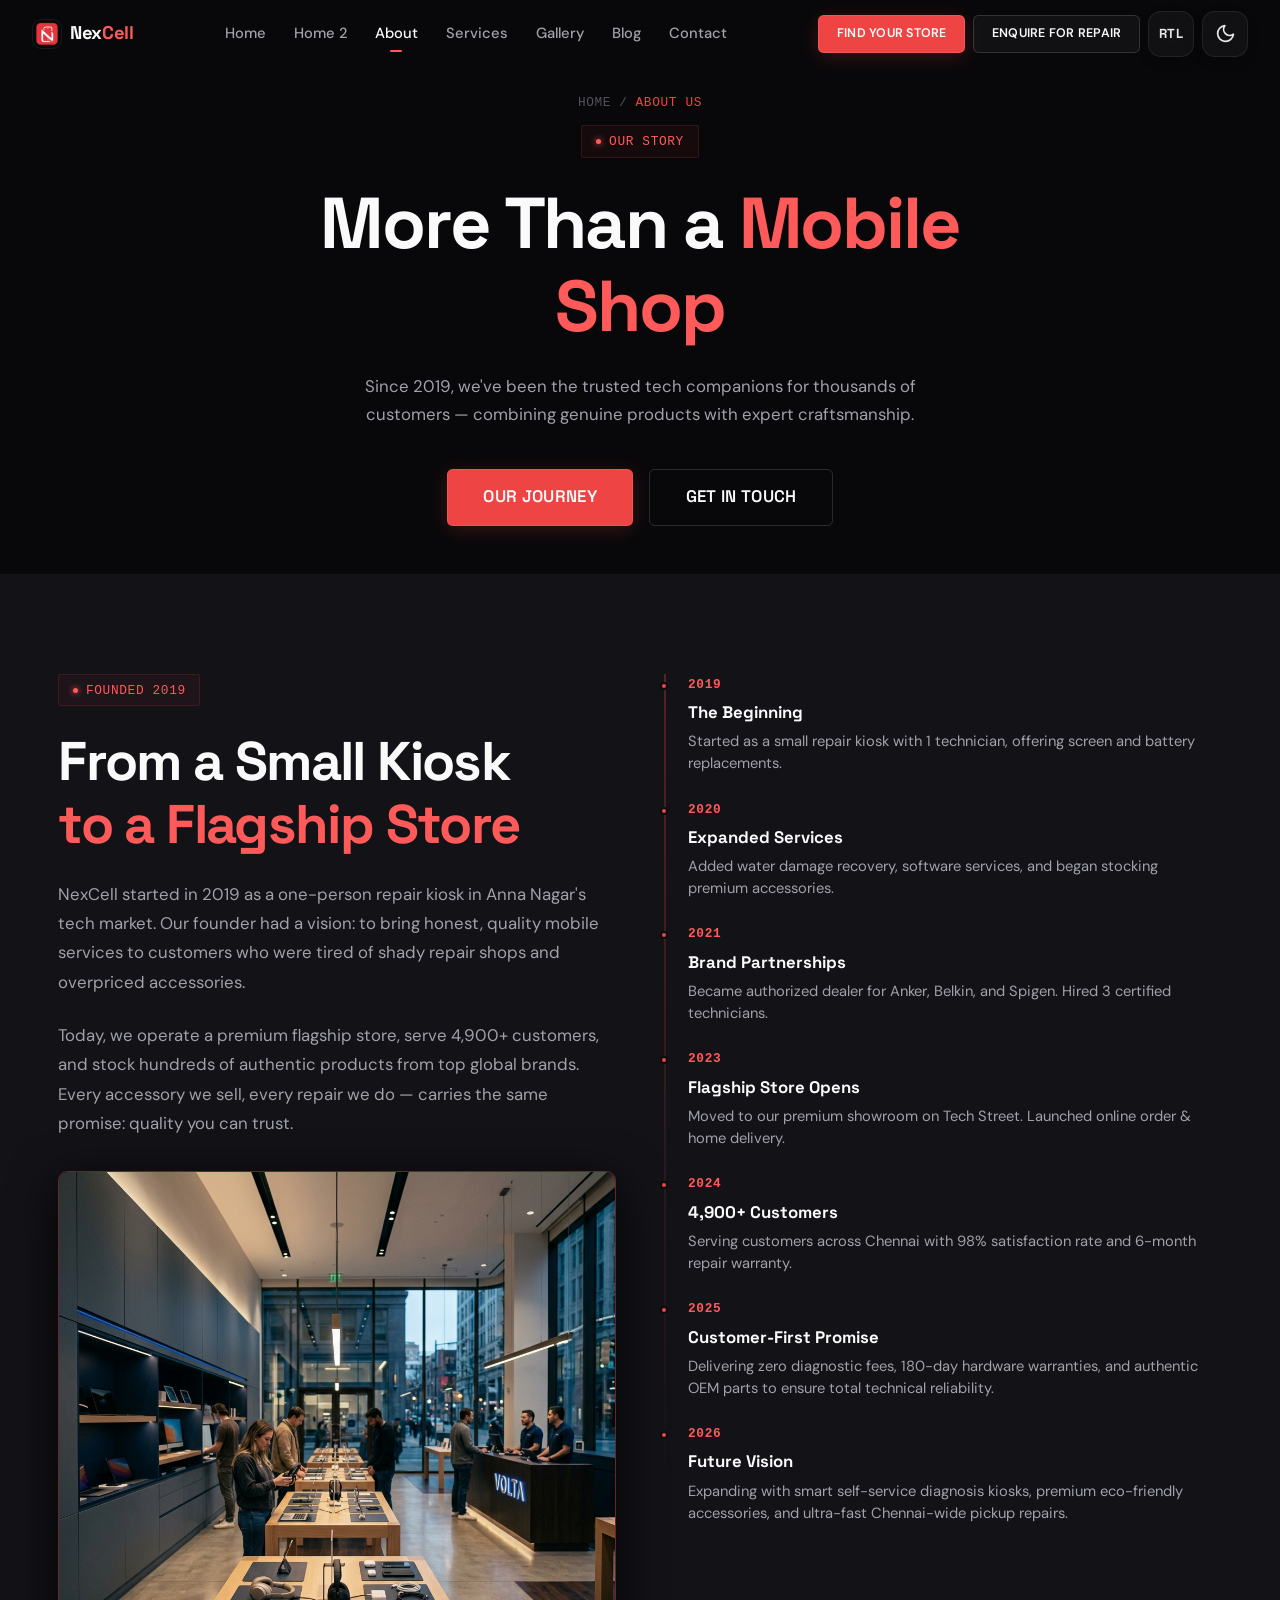
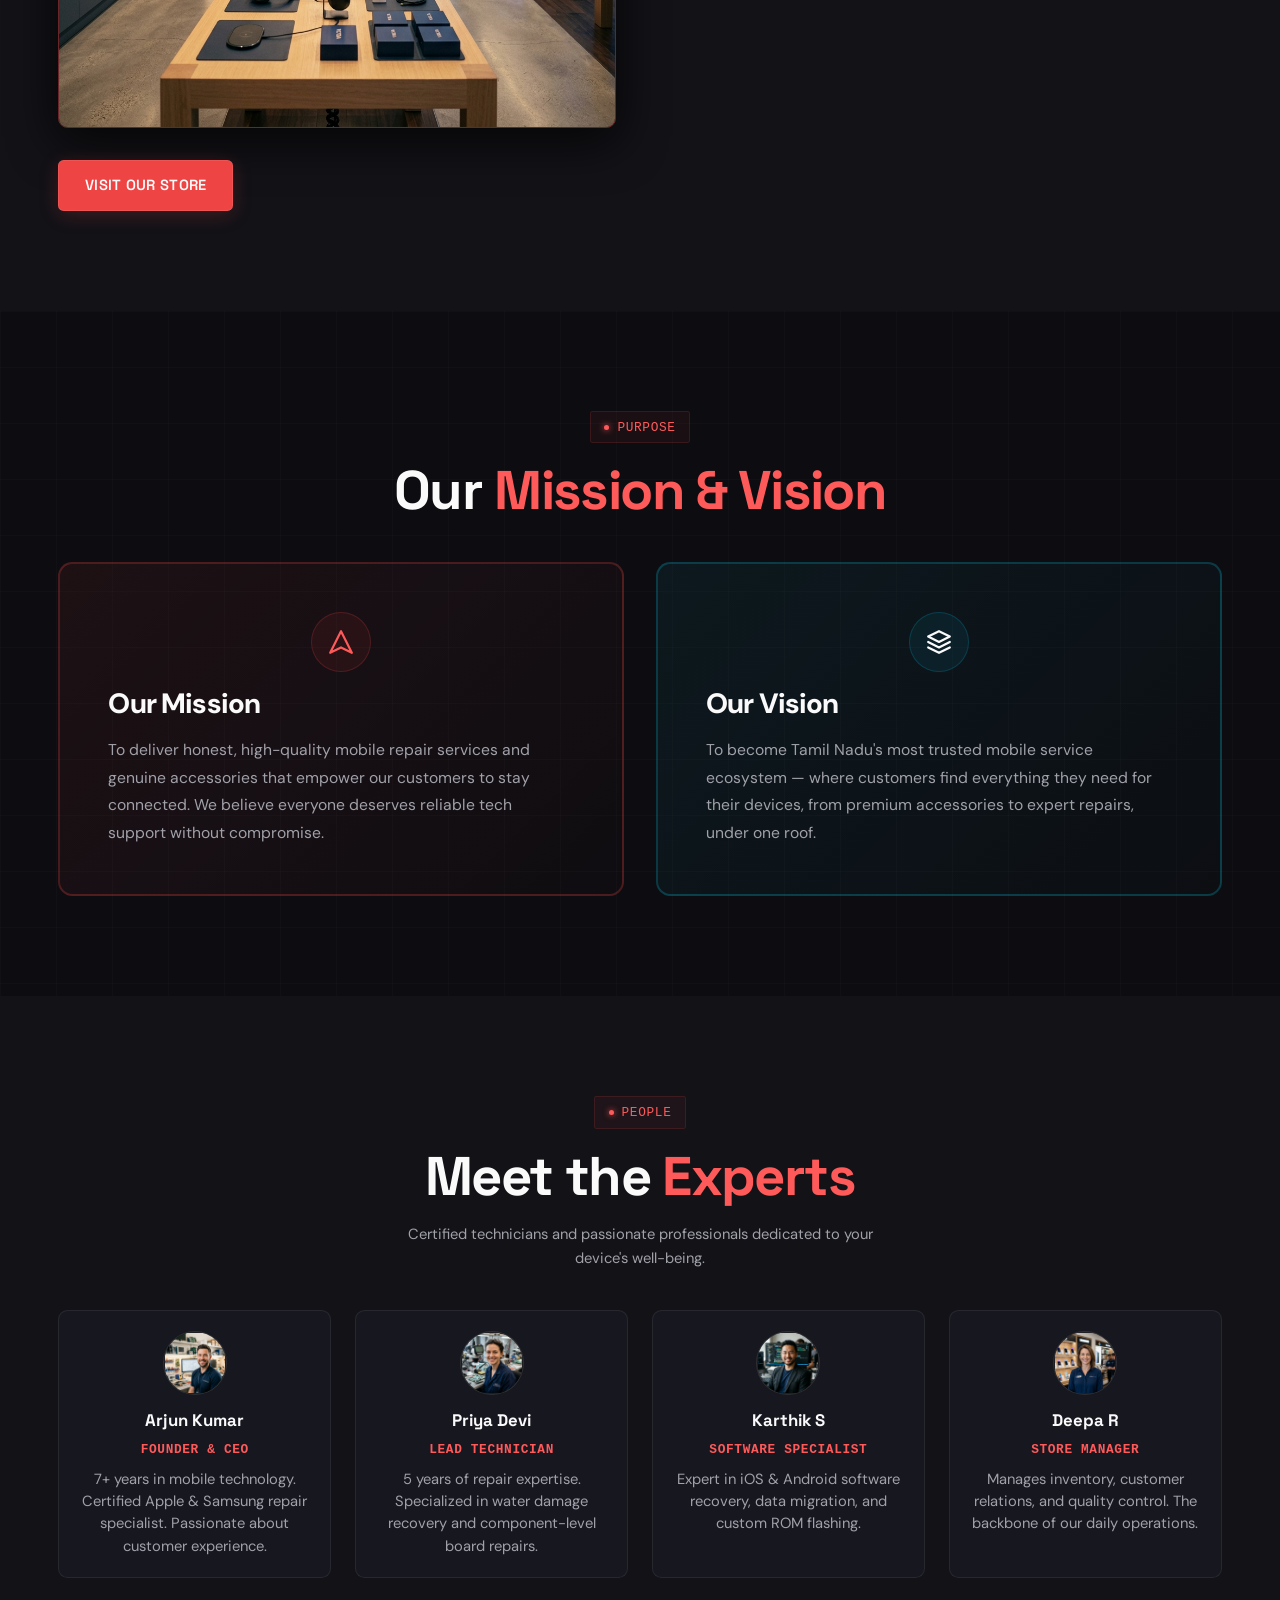
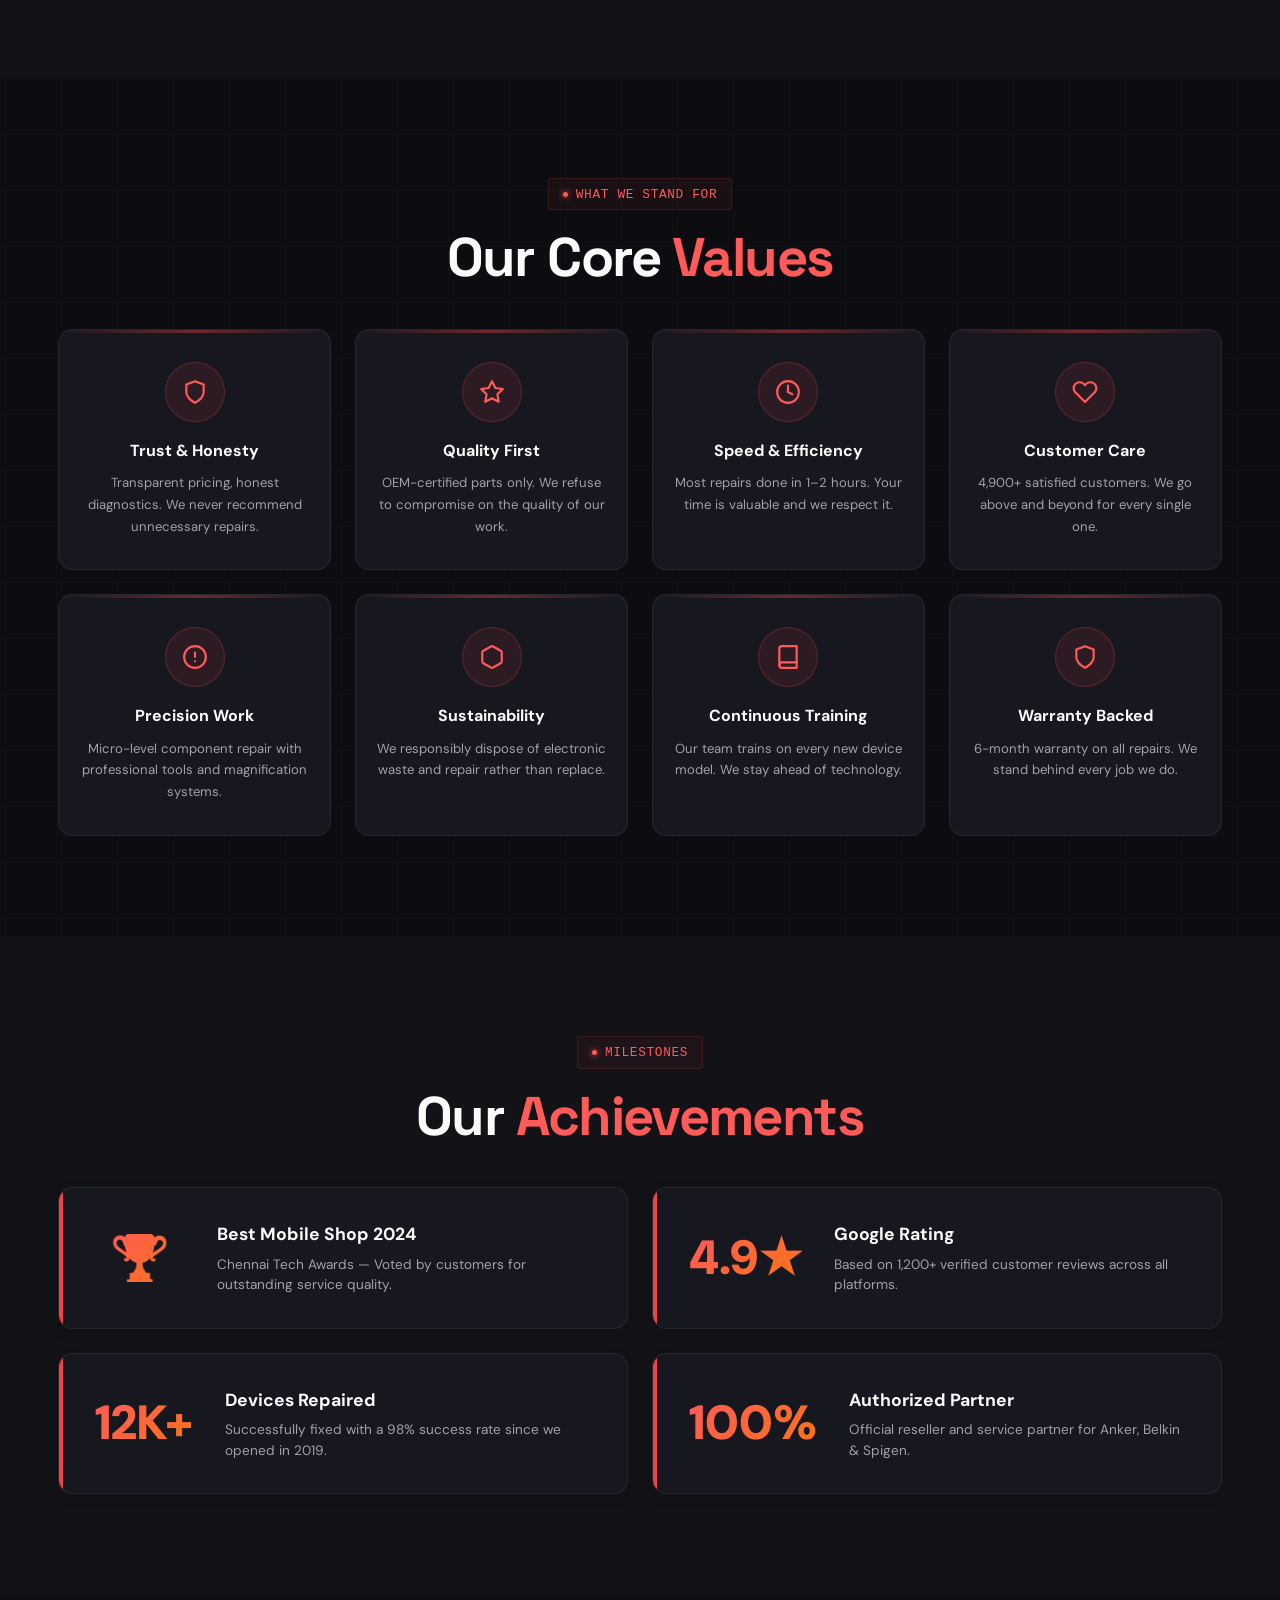
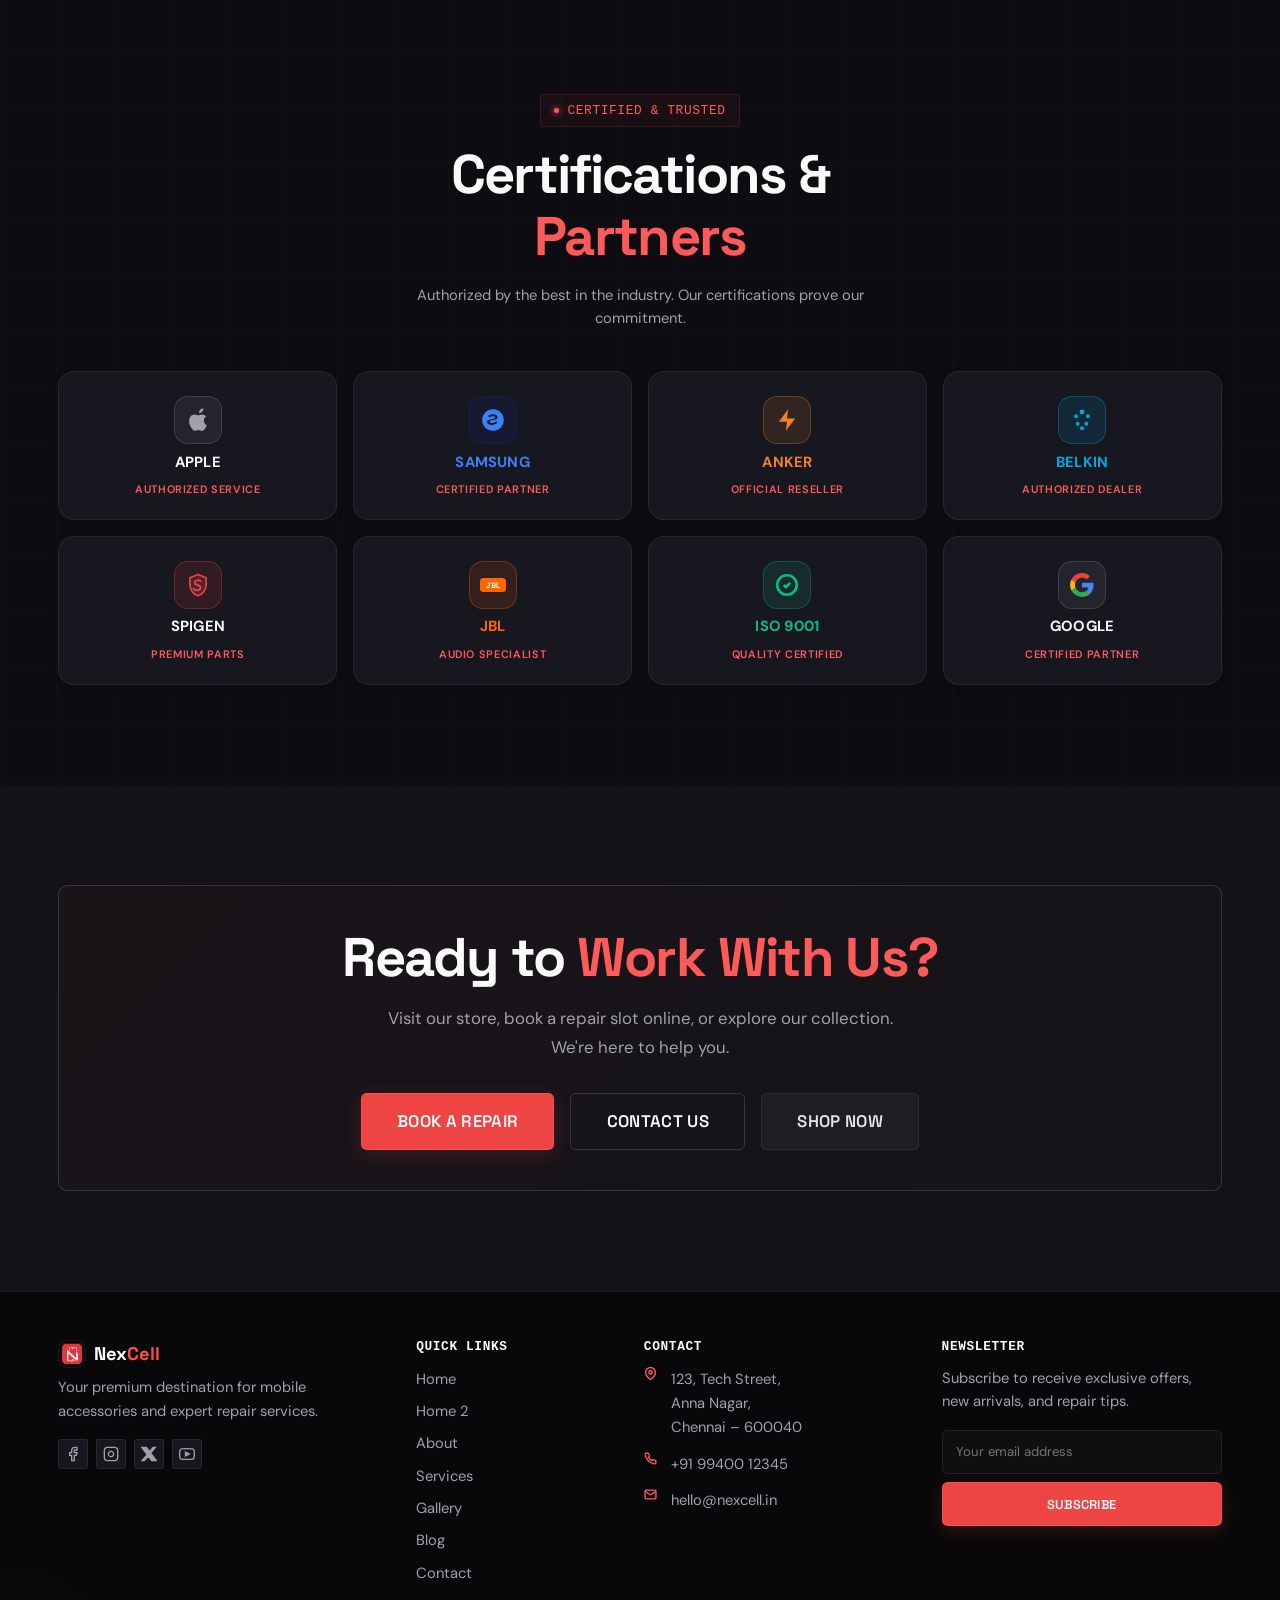
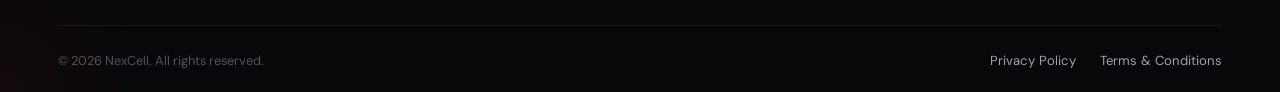
<file: about.html>
<!DOCTYPE html>
<html lang="en" dir="ltr">

<head>
  <meta charset="UTF-8" />
  <meta name="viewport" content="width=device-width, initial-scale=1.0" />
  <meta name="description"
    content="About NexCell — Our story, team, values, achievements, and why 4,900+ customers trust us for mobile accessories and repairs." />
  <title>About Us — NexCell</title>
  <link rel="shortcut icon" type="image/x-icon" href="favicon.ico" />
  <!-- Theme: FOUC prevention (immediate before paint) -->
  <script>
    (function(){var t='dark';try{var s=localStorage.getItem('nexcell-theme');if(s==='light'||s==='dark')t=s;}catch(e){}if(t==='light')document.documentElement.setAttribute('data-theme','light');try{var d=localStorage.getItem('nexcell-dir');if(d==='rtl')document.documentElement.setAttribute('dir','rtl');}catch(e){}})();
  </script>

  <link rel="preconnect" href="https://fonts.googleapis.com" />
  <link rel="preconnect" href="https://fonts.gstatic.com" crossorigin />
  <link
    href="https://fonts.googleapis.com/css2?family=DM+Sans:ital,opsz,wght@0,9..40,300;0,9..40,400;0,9..40,500;0,9..40,600;0,9..40,700;1,9..40,400&family=Space+Grotesk:wght@300;400;500;600;700&display=swap"
    rel="stylesheet" />
  <link rel="stylesheet" href="css/style.css" />
  <link rel="stylesheet" href="css/theme.css" />
  <link rel="stylesheet" href="css/components.css" />
  <link rel="stylesheet" href="css/responsive.css" />
  <link rel="stylesheet" href="css/rtl.css" />
  <style>
    /* ═══════════════════════════════════════════════
       CORE VALUES — premium highlighted cards
    ═══════════════════════════════════════════════ */
    .values-grid {
      display: grid;
      grid-template-columns: repeat(4, 1fr);
      gap: 1.25rem;
    }

    .value-card {
      text-align: center;
      padding: 2rem 1.25rem;
      background: var(--clr-bg-card);
      border: 1px solid var(--clr-border);
      border-radius: var(--r-lg);
      transition: all 0.35s cubic-bezier(0.16, 1, 0.3, 1);
      position: relative;
      overflow: hidden;
    }

    /* Top accent stripe - always visible, glows on hover */
    .value-card::after {
      content: '';
      position: absolute;
      top: 0; left: 0; right: 0; height: 3px;
      background: linear-gradient(90deg, transparent, var(--clr-red), transparent);
      opacity: 0.4;
      transition: opacity 0.35s ease;
    }
    .value-card:hover::after { opacity: 1; }

    .value-card:hover {
      transform: translateY(-8px);
      border-color: rgba(239, 68, 68, 0.4);
      box-shadow: 0 20px 40px rgba(239, 68, 68, 0.12);
    }

    .value-icon {
      margin: 0 auto 1rem;
      display: flex;
      align-items: center;
      justify-content: center;
      width: 60px;
      height: 60px;
      background: rgba(239, 68, 68, 0.10);
      border: 1.5px solid rgba(239, 68, 68, 0.25);
      border-radius: 50%;
      color: var(--clr-red-light);
      transition: all 0.35s ease;
      flex-shrink: 0;
    }
    .value-card:hover .value-icon {
      background: var(--clr-red);
      color: #fff;
      border-color: var(--clr-red);
      transform: scale(1.1) rotate(-5deg);
    }
    .value-icon svg {
      width: 26px; height: 26px;
      fill: none; stroke: currentColor;
      stroke-width: 2; stroke-linecap: round;
      stroke-linejoin: round;
    }

    .value-title {
      font-family: var(--font-head);
      font-size: 1rem;
      font-weight: 700;
      color: var(--clr-white);
      margin-bottom: 0.5rem;
    }
    .value-desc {
      font-size: 0.82rem;
      color: var(--clr-silver);
      line-height: 1.65;
    }

    /* Light theme */
    [data-theme="light"] .value-card {
      background: #fff;
      border-color: #e5e7eb;
      box-shadow: 0 2px 12px rgba(0,0,0,0.04);
    }
    [data-theme="light"] .value-title { color: #111827; }
    [data-theme="light"] .value-desc  { color: #4b5563; }

    /* ═══════════════════════════════════════════════
       ACHIEVEMENTS — big stat numbers + description
    ═══════════════════════════════════════════════ */
    .achievement-grid {
      display: grid;
      grid-template-columns: repeat(2, 1fr);
      gap: 1.5rem;
    }

    .achievement-card {
      background: var(--clr-bg-card);
      border: 1px solid var(--clr-border);
      border-radius: var(--r-lg);
      padding: 2rem 2.25rem;
      display: flex;
      align-items: center;
      gap: 2rem;
      transition: all 0.35s ease;
      box-shadow: 0 4px 16px rgba(0,0,0,0.06);
      position: relative;
      overflow: hidden;
    }
    .achievement-card::before {
      content: '';
      position: absolute;
      left: 0; top: 0; bottom: 0; width: 4px;
      background: var(--clr-red);
      border-radius: 4px 0 0 4px;
    }
    .achievement-card:hover {
      transform: translateY(-6px);
      border-color: rgba(239,68,68,0.35);
      box-shadow: 0 16px 36px rgba(239,68,68,0.12);
    }

    /* The BIG number stat */
    .achievement-stat {
      font-family: var(--font-head);
      font-size: 3rem;
      font-weight: 900;
      line-height: 1;
      flex-shrink: 0;
      min-width: 90px;
      text-align: center;
      background: linear-gradient(135deg, var(--clr-red-light), #f97316);
      -webkit-background-clip: text;
      -webkit-text-fill-color: transparent;
      background-clip: text;
    }

    .achievement-title {
      font-family: var(--font-head);
      font-size: 1.1rem;
      font-weight: 700;
      color: var(--clr-white);
      margin-bottom: 0.35rem;
    }
    .achievement-desc {
      font-size: 0.85rem;
      color: var(--clr-silver);
      line-height: 1.5;
    }

    /* Light theme */
    [data-theme="light"] .achievement-card {
      background: #fff;
      border-color: #e5e7eb;
      box-shadow: 0 2px 12px rgba(0,0,0,0.04);
    }
    [data-theme="light"] .achievement-title { color: #111827; }
    [data-theme="light"] .achievement-desc  { color: #4b5563; }

    /* ═══════════════════════════════════════════════
       CERTIFICATIONS & PARTNERS — premium redesign
    ═══════════════════════════════════════════════ */
    .cert-grid {
      display: grid;
      grid-template-columns: repeat(4, 1fr);
      gap: 1rem;
      width: 100%;
      box-sizing: border-box;
    }

    .cert-item {
      background: var(--clr-bg-card);
      border: 1px solid var(--clr-border);
      border-radius: 16px;
      display: flex;
      flex-direction: column;
      align-items: center;
      justify-content: center;
      gap: 0.6rem;
      padding: 1.5rem 0.75rem 1.25rem;
      transition: all 0.3s ease;
      box-shadow: 0 2px 12px rgba(0,0,0,0.05);
      min-height: 120px;
      cursor: default;
      min-width: 0 !important;
      width: 100% !important;
      max-width: 100% !important;
      box-sizing: border-box !important;
      overflow: hidden;
    }
    .cert-item:hover {
      transform: translateY(-5px);
      box-shadow: 0 14px 32px rgba(0,0,0,0.12);
      border-color: rgba(239,68,68,0.3);
    }

    /* Icon circle */
    .cert-icon {
      width: 48px;
      height: 48px;
      border-radius: 14px;
      display: flex;
      align-items: center;
      justify-content: center;
      flex-shrink: 0;
      transition: transform 0.3s ease;
      box-sizing: border-box;
    }
    .cert-icon svg {
      width: 26px !important;
      height: 26px !important;
      max-width: 80% !important;
      max-height: 80% !important;
      object-fit: contain !important;
      display: block !important;
    }
    .cert-item:hover .cert-icon { transform: scale(1.1); }

    .cert-name {
      font-family: var(--font-head);
      font-size: 0.92rem;
      font-weight: 700;
      color: var(--clr-white);
      text-align: center;
      line-height: 1.2;
    }
    .cert-role {
      font-size: 0.68rem;
      font-weight: 600;
      letter-spacing: 0.06em;
      text-transform: uppercase;
      color: var(--clr-red-light);
      text-align: center;
    }

    /* Light mode */
    [data-theme="light"] .cert-item {
      background: #fff;
      border-color: #e8eaed;
      box-shadow: 0 2px 10px rgba(0,0,0,0.05);
    }
    [data-theme="light"] .cert-name { color: #111827; }


    /* ── MISSION & VISION ── */
    .mission-card {
      background: linear-gradient(135deg, rgba(239,68,68,0.07), rgba(239,68,68,0.01)) !important;
      border: 2px solid rgba(239,68,68,0.25) !important;
      transition: all 0.4s ease;
    }
    .mission-card:hover {
      transform: translateY(-6px);
      border-color: rgba(239,68,68,0.6) !important;
      box-shadow: 0 18px 38px rgba(239,68,68,0.14) !important;
    }
    .vision-card {
      background: linear-gradient(135deg, rgba(6,182,212,0.07), rgba(6,182,212,0.01)) !important;
      border: 2px solid rgba(6,182,212,0.25) !important;
      transition: all 0.4s ease;
    }
    .vision-card:hover {
      transform: translateY(-6px);
      border-color: rgba(6,182,212,0.6) !important;
      box-shadow: 0 18px 38px rgba(6,182,212,0.14) !important;
    }

    .about-story-grid {
      display: grid;
      grid-template-columns: 1fr 1fr;
      gap: 3rem;
      align-items: start;
      width: 100%;
      box-sizing: border-box;
    }
    .about-mission-grid {
      display: grid;
      grid-template-columns: 1fr 1fr;
      gap: 2rem;
      width: 100%;
      box-sizing: border-box;
    }

    /* ── RESPONSIVE MEDIA QUERIES FOR ABOUT PAGE ── */
    @media (max-width: 1023px) {
      .about-story-grid,
      .about-mission-grid {
        grid-template-columns: 1fr !important;
        gap: 2rem !important;
      }
      .values-grid {
        grid-template-columns: repeat(2, 1fr) !important;
        gap: 1rem !important;
      }
      .achievement-grid {
        grid-template-columns: repeat(2, 1fr) !important;
        gap: 1.25rem !important;
      }
      .cert-grid {
        grid-template-columns: repeat(3, 1fr) !important;
        gap: 1rem !important;
        width: 100% !important;
        box-sizing: border-box !important;
      }
    }

    @media (max-width: 640px) {
      .about-story-grid,
      .about-mission-grid {
        grid-template-columns: 1fr !important;
        gap: 1.5rem !important;
      }
      .mission-card,
      .vision-card {
        padding: 1.5rem !important;
      }
      .values-grid {
        grid-template-columns: 1fr !important;
        gap: 1rem !important;
      }
      .achievement-grid {
        grid-template-columns: 1fr !important;
        gap: 1rem !important;
      }
      .achievement-card {
        flex-direction: row !important;
        align-items: center !important;
        padding: 1.25rem 1rem !important;
        gap: 1rem !important;
      }
      .achievement-stat {
        font-size: 2rem !important;
        min-width: 60px !important;
      }
      .cert-grid {
        grid-template-columns: repeat(2, 1fr) !important;
        gap: 0.6rem !important;
        width: 100% !important;
        max-width: 100% !important;
        margin: 0 !important;
        padding: 0 !important;
        box-sizing: border-box !important;
      }
      .cert-item {
        padding: 0.85rem 0.35rem 0.75rem !important;
        min-height: 95px !important;
        gap: 0.3rem !important;
        box-sizing: border-box !important;
        width: 100% !important;
        max-width: 100% !important;
        min-width: 0 !important;
        overflow: hidden !important;
      }
      .cert-icon {
        width: 38px !important;
        height: 38px !important;
        font-size: 0.95rem !important;
        border-radius: 10px !important;
        flex-shrink: 0 !important;
      }
      .cert-name {
        font-size: 0.78rem !important;
        word-break: break-word !important;
        text-align: center !important;
      }
      .cert-role {
        font-size: 0.58rem !important;
        letter-spacing: 0.02em !important;
        text-align: center !important;
      }
    }
  </style>
</head>

<body>

  <!-- NAVBAR -->
  <header>
    <nav class="navbar" id="navbar" role="navigation" aria-label="Main navigation">
      <div class="navbar-inner">
        <a href="index.html" class="navbar-logo">
          <img src="images/logo.png" alt="NexCell Logo" style="height: 30px; width: auto; object-fit: contain; flex-shrink: 0;" />
          <div class="logo-text">Nex<span>Cell</span></div>
        </a>
        <ul class="navbar-nav" role="list">
          <li><a href="index.html" class="nav-link">Home</a></li>
          <li><a href="home2.html" class="nav-link">Home 2</a></li>
          <li><a href="about.html" class="nav-link active">About</a></li>
          <li><a href="services.html" class="nav-link">Services</a></li>
          <li><a href="gallery.html" class="nav-link">Gallery</a></li>
          <li><a href="blog.html" class="nav-link">Blog</a></li>
          <li><a href="contact.html" class="nav-link">Contact</a></li>
        </ul>
        <!-- Navbar Right Actions -->
        <div style="display:flex;align-items:center;gap:0.5rem;">
          <a href="contact.html" class="navbar-cta-primary">Find Your Store</a>
          <a href="services.html" class="navbar-cta-secondary">Enquire for Repair</a>
          <button class="navbar-profile-btn" id="rtlToggle" aria-label="Switch to Right-to-Left layout" title="Switch to RTL" type="button">
            <span class="rtl-toggle-text">RTL</span>
          </button>
          <button class="navbar-profile-btn" id="themeToggle" aria-label="Switch to light mode" type="button">
            <svg xmlns="http://www.w3.org/2000/svg" width="20" height="20" viewBox="0 0 24 24" fill="none" stroke="currentColor" stroke-width="2" stroke-linecap="round" stroke-linejoin="round">
              <path d="M21 12.79A9 9 0 1 1 11.21 3 7 7 0 0 0 21 12.79z"></path>
            </svg>
          </button>
          <button class="menu-toggle" id="menuToggle" aria-label="Toggle menu">
            <span></span><span></span><span></span>
          </button>
        </div>
      </div>

    </div>
  </nav>
  <nav class="mobile-nav" id="mobileNav">
    <a href="index.html" class="nav-link">Home</a>
    <a href="home2.html" class="nav-link">Home 2</a>
    <a href="about.html" class="nav-link active">About</a>
    <a href="services.html" class="nav-link">Services</a>
    <a href="gallery.html" class="nav-link">Gallery</a>
    <a href="blog.html" class="nav-link">Blog</a>
    <a href="contact.html" class="nav-link">Contact</a>
    <div style="display:flex; flex-direction:column; gap:0.5rem; margin-top:0.75rem; padding-top:0.75rem; border-top:1px solid var(--clr-border);">
      <a href="contact.html" class="navbar-cta-primary" style="width:100%;">Find Your Store</a>
      <a href="services.html" class="navbar-cta-secondary" style="width:100%;">Enquire for Repair</a>
    </div>
  </nav>
</header>

  <!-- ══ SECTION 1 — ABOUT HERO ══ -->
  <section class="page-hero bg-grid" aria-label="About us hero">
    <div class="page-hero-bg"></div>
    <div class="glow-blue" style="top:-100px;left:-100px;" aria-hidden="true"></div>
    <div class="glow-cyan" style="bottom:-100px;right:10%;" aria-hidden="true"></div>
    <div class="container">
      <div class="page-hero-content">
        <nav class="breadcrumb" aria-label="Breadcrumb">
          <a href="index.html">Home</a> / <span>About Us</span>
        </nav>
        <div class="section-tag reveal" style="margin:0 auto 1.5rem;">Our Story</div>
        <h1 class="reveal delay-1" style="font-size:clamp(2.5rem,6vw,4.5rem);font-weight:900;margin-bottom:1.5rem;">
          More Than a <span class="grad-text">Mobile Shop</span>
        </h1>
        <p class="reveal delay-2"
          style="color:var(--clr-silver);font-size:1.05rem;line-height:1.7;max-width:580px;margin:0 auto 2.5rem;">
          Since 2019, we've been the trusted tech companions for thousands of customers — combining genuine products
          with expert craftsmanship.
        </p>
        <div class="reveal delay-3" style="display:flex;gap:1rem;justify-content:center;flex-wrap:wrap;">
          <a href="#our-story" class="btn btn-primary btn-lg">Our Journey</a>
          <a href="contact.html" class="btn btn-outline btn-lg">Get in Touch</a>
        </div>
      </div>
    </div>
  </section>

  <!-- ══ SECTION 2 — OUR STORY ══ -->
  <section class="section" id="our-story" style="background:var(--clr-bg-2);" aria-label="Our story">
    <div class="container">
      <div class="about-story-grid">
        <!-- Left -->
        <div class="reveal-left">
          <div class="section-tag" style="margin-bottom:1.5rem;">Founded 2019</div>
          <h2 class="section-title" style="text-align:left;margin-bottom:1.5rem;">
            From a Small Kiosk<br /><span class="grad-text">to a Flagship Store</span>
          </h2>
          <p style="color:var(--clr-silver);line-height:1.75;margin-bottom:1.5rem;">
            NexCell started in 2019 as a one-person repair kiosk in Anna Nagar's tech market. Our founder had a
            vision: to bring honest, quality mobile services to customers who were tired of shady repair shops and
            overpriced accessories.
          </p>
          <p style="color:var(--clr-silver);line-height:1.75;margin-bottom:2rem;">
            Today, we operate a premium flagship store, serve 4,900+ customers, and stock hundreds of authentic products
            from top global brands. Every accessory we sell, every repair we do — carries the same promise: quality you
            can trust.
          </p>
          <div style="margin-bottom:2rem;">
            <img src="images/about-story.png" alt="NexCell Store Showroom"
              style="width: 100%; border: 1px solid var(--clr-border-glow); box-shadow: var(--shadow-lg);" />
          </div>
          <a href="contact.html" class="btn btn-primary">Visit Our Store</a>
        </div>

        <!-- Right: Timeline -->
        <div class="reveal-right">
          <div class="timeline">
            <div class="timeline-item">
              <div class="timeline-year">2019</div>
              <div class="timeline-title">The Beginning</div>
              <div class="timeline-desc">Started as a small repair kiosk with 1 technician, offering screen and battery
                replacements.</div>
            </div>
            <div class="timeline-item">
              <div class="timeline-year">2020</div>
              <div class="timeline-title">Expanded Services</div>
              <div class="timeline-desc">Added water damage recovery, software services, and began stocking premium
                accessories.</div>
            </div>
            <div class="timeline-item">
              <div class="timeline-year">2021</div>
              <div class="timeline-title">Brand Partnerships</div>
              <div class="timeline-desc">Became authorized dealer for Anker, Belkin, and Spigen. Hired 3 certified
                technicians.</div>
            </div>
            <div class="timeline-item">
              <div class="timeline-year">2023</div>
              <div class="timeline-title">Flagship Store Opens</div>
              <div class="timeline-desc">Moved to our premium showroom on Tech Street. Launched online order & home
                delivery.</div>
            </div>
            <div class="timeline-item">
              <div class="timeline-year">2024</div>
              <div class="timeline-title">4,900+ Customers</div>
              <div class="timeline-desc">Serving customers across Chennai with 98% satisfaction rate and 6-month repair
                warranty.</div>
            </div>
            <div class="timeline-item">
              <div class="timeline-year">2025</div>
              <div class="timeline-title">Customer-First Promise</div>
              <div class="timeline-desc">Delivering zero diagnostic fees, 180-day hardware warranties, and authentic OEM
                parts to ensure total technical reliability.</div>
            </div>
            <div class="timeline-item">
              <div class="timeline-year">2026</div>
              <div class="timeline-title">Future Vision</div>
              <div class="timeline-desc">Expanding with smart self-service diagnosis kiosks, premium eco-friendly
                accessories, and ultra-fast Chennai-wide pickup repairs.</div>
            </div>
          </div>
        </div>
      </div>
    </div>
  </section>

  <!-- ══ SECTION 3 — MISSION & VISION ══ -->
  <section class="section bg-grid" aria-label="Mission and vision">
    <div class="container">
      <div class="section-header">
        <div class="section-tag reveal">Purpose</div>
        <h2 class="section-title reveal delay-1">Our <span class="grad-text">Mission & Vision</span></h2>
      </div>

      <div class="about-mission-grid">
        <div class="mission-card reveal-left" style="border-radius:var(--r-lg);padding:3rem;">
          <div class="value-icon" style="color: var(--clr-red-light); background: rgba(239, 68, 68, 0.08); border-color: rgba(239, 68, 68, 0.2);">
            <svg viewBox="0 0 24 24" stroke="currentColor" fill="none">
              <polygon points="12 2 2 22 12 17 22 22 12 2"></polygon>
            </svg>
          </div>
          <h3
            style="font-family:var(--font-head);font-size:1.75rem;font-weight:800;color:var(--clr-white);margin-bottom:1rem;">
            Our Mission</h3>
          <p style="color:var(--clr-silver);line-height:1.75;font-size:0.98rem;margin:0;">
            To deliver honest, high-quality mobile repair services and genuine accessories that empower our customers to
            stay connected. We believe everyone deserves reliable tech support without compromise.
          </p>
        </div>
        <div class="vision-card reveal-right" style="border-radius:var(--r-lg);padding:3rem;">
          <div class="value-icon" style="color: var(--clr-cyan); background: rgba(6, 182, 212, 0.08); border-color: rgba(6, 182, 212, 0.2);">
            <svg viewBox="0 0 24 24" stroke="currentColor" fill="none">
              <path d="M12 2L2 7l10 5 10-5-10-5zM2 17l10 5 10-5M2 12l10 5 10-5"></path>
            </svg>
          </div>
          <h3
            style="font-family:var(--font-head);font-size:1.75rem;font-weight:800;color:var(--clr-white);margin-bottom:1rem;">
            Our Vision</h3>
          <p style="color:var(--clr-silver);line-height:1.75;font-size:0.98rem;margin:0;">
            To become Tamil Nadu's most trusted mobile service ecosystem — where customers find everything they need for
            their devices, from premium accessories to expert repairs, under one roof.
          </p>
        </div>
      </div>
    </div>
  </section>

  <!-- ══ SECTION 4 — MEET THE TEAM ══ -->
  <section class="section" style="background:var(--clr-bg-2);" aria-label="Meet the team">
    <div class="container">
      <div class="section-header">
        <div class="section-tag reveal">People</div>
        <h2 class="section-title reveal delay-1">Meet the <span class="grad-text">Experts</span></h2>
        <p class="section-subtitle reveal delay-2">Certified technicians and passionate professionals dedicated to your
          device's well-being.</p>
      </div>

      <div class="grid-4">
        <article class="team-card reveal delay-1">
          <div class="team-avatar">
            <img src="images/expert-arjun.png" alt="Arjun Kumar" style="width: 100%; height: 100%; object-fit: cover;" />
          </div>
          <div class="team-name">Arjun Kumar</div>
          <div class="team-role">Founder & CEO</div>
          <p class="team-bio">7+ years in mobile technology. Certified Apple & Samsung repair specialist. Passionate about customer experience.</p>
        </article>

        <article class="team-card reveal delay-2">
          <div class="team-avatar">
            <img src="images/expert-priya.png" alt="Priya Devi" style="width: 100%; height: 100%; object-fit: cover;" />
          </div>
          <div class="team-name">Priya Devi</div>
          <div class="team-role">Lead Technician</div>
          <p class="team-bio">5 years of repair expertise. Specialized in water damage recovery and component-level board repairs.</p>
        </article>

        <article class="team-card reveal delay-3">
          <div class="team-avatar">
            <img src="images/expert-karthik.png" alt="Karthik S" style="width: 100%; height: 100%; object-fit: cover;" />
          </div>
          <div class="team-name">Karthik S</div>
          <div class="team-role">Software Specialist</div>
          <p class="team-bio">Expert in iOS & Android software recovery, data migration, and custom ROM flashing.</p>
        </article>

        <article class="team-card reveal delay-4">
          <div class="team-avatar">
            <img src="images/expert-deepa.png" alt="Deepa R" style="width: 100%; height: 100%; object-fit: cover;" />
          </div>
          <div class="team-name">Deepa R</div>
          <div class="team-role">Store Manager</div>
          <p class="team-bio">Manages inventory, customer relations, and quality control. The backbone of our daily operations.</p>
        </article>
      </div>
    </div>
  </section>

  <!-- ══ SECTION 5 — CORE VALUES ══ -->
  <section class="section bg-grid" aria-label="Core values">
    <div class="container">
      <div class="section-header">
        <div class="section-tag reveal">What We Stand For</div>
        <h2 class="section-title reveal delay-1">Our Core <span class="grad-text">Values</span></h2>
      </div>

      <div class="grid-4">
        <!-- 1 -->
        <div class="value-card reveal delay-1">
          <span class="value-icon">
            <svg viewBox="0 0 24 24">
              <path d="M12 22s8-4 8-10V5l-8-3-8 3v7c0 6 8 10 8 10z"></path>
            </svg>
          </span>
          <div class="value-title">Trust & Honesty</div>
          <p class="value-desc">Transparent pricing, honest diagnostics. We never recommend unnecessary repairs.</p>
        </div>
        <!-- 2 -->
        <div class="value-card reveal delay-2">
          <span class="value-icon">
            <svg viewBox="0 0 24 24">
              <polygon
                points="12 2 15.09 8.26 22 9.27 17 14.14 18.18 21.02 12 17.77 5.82 21.02 7 14.14 2 9.27 8.91 8.26 12 2">
              </polygon>
            </svg>
          </span>
          <div class="value-title">Quality First</div>
          <p class="value-desc">OEM-certified parts only. We refuse to compromise on the quality of our work.</p>
        </div>
        <!-- 3 -->
        <div class="value-card reveal delay-3">
          <span class="value-icon">
            <svg viewBox="0 0 24 24">
              <circle cx="12" cy="12" r="10"></circle>
              <polyline points="12 6 12 12 16 14"></polyline>
            </svg>
          </span>
          <div class="value-title">Speed & Efficiency</div>
          <p class="value-desc">Most repairs done in 1–2 hours. Your time is valuable and we respect it.</p>
        </div>
        <!-- 4 -->
        <div class="value-card reveal delay-4">
          <span class="value-icon">
            <svg viewBox="0 0 24 24">
              <path
                d="M20.84 4.61a5.5 5.5 0 0 0-7.78 0L12 5.67l-1.06-1.06a5.5 5.5 0 0 0-7.78 7.78l1.06 1.06L12 21.23l7.78-7.78 1.06-1.06a5.5 5.5 0 0 0 0-7.78z">
              </path>
            </svg>
          </span>
          <div class="value-title">Customer Care</div>
          <p class="value-desc">4,900+ satisfied customers. We go above and beyond for every single one.</p>
        </div>
        <!-- 5 -->
        <div class="value-card reveal delay-1">
          <span class="value-icon">
            <svg viewBox="0 0 24 24">
              <circle cx="12" cy="12" r="10"></circle>
              <path d="M12 8v4M12 16h.01"></path>
            </svg>
          </span>
          <div class="value-title">Precision Work</div>
          <p class="value-desc">Micro-level component repair with professional tools and magnification systems.</p>
        </div>
        <!-- 6 -->
        <div class="value-card reveal delay-2">
          <span class="value-icon">
            <svg viewBox="0 0 24 24">
              <path
                d="M21 16V8a2 2 0 0 0-1-1.73l-7-4a2 2 0 0 0-2 0l-7 4A2 2 0 0 0 3 8v8a2 2 0 0 0 1 1.73l7 4a2 2 0 0 0 2 0l7-4A2 2 0 0 0 21 16z">
              </path>
            </svg>
          </span>
          <div class="value-title">Sustainability</div>
          <p class="value-desc">We responsibly dispose of electronic waste and repair rather than replace.</p>
        </div>
        <!-- 7 -->
        <div class="value-card reveal delay-3">
          <span class="value-icon">
            <svg viewBox="0 0 24 24">
              <path d="M4 19.5A2.5 2.5 0 0 1 6.5 17H20"></path>
              <path d="M6.5 2H20v20H6.5A2.5 2.5 0 0 1 4 19.5v-15A2.5 2.5 0 0 1 6.5 2z"></path>
            </svg>
          </span>
          <div class="value-title">Continuous Training</div>
          <p class="value-desc">Our team trains on every new device model. We stay ahead of technology.</p>
        </div>
        <!-- 8 -->
        <div class="value-card reveal delay-4">
          <span class="value-icon">
            <svg viewBox="0 0 24 24">
              <path d="M12 22s8-4 8-10V5l-8-3-8 3v7c0 6 8 10 8 10z"></path>
            </svg>
          </span>
          <div class="value-title">Warranty Backed</div>
          <p class="value-desc">6-month warranty on all repairs. We stand behind every job we do.</p>
        </div>
      </div>
    </div>
  </section>

  <!-- ══ SECTION 6 — ACHIEVEMENTS ══ -->
  <section class="section" style="background:var(--clr-bg-2);" aria-label="Our achievements">
    <div class="container">
      <div class="section-header">
        <div class="section-tag reveal">Milestones</div>
        <h2 class="section-title reveal delay-1">Our <span class="grad-text">Achievements</span></h2>
      </div>

      <div class="achievement-grid">
        <!-- Card 1 -->
        <div class="achievement-card reveal delay-1">
          <div class="achievement-stat">🏆</div>
          <div class="achievement-body">
            <div class="achievement-title">Best Mobile Shop 2024</div>
            <div class="achievement-desc">Chennai Tech Awards — Voted by customers for outstanding service quality.</div>
          </div>
        </div>
        <!-- Card 2 -->
        <div class="achievement-card reveal delay-2">
          <div class="achievement-stat">4.9★</div>
          <div class="achievement-body">
            <div class="achievement-title">Google Rating</div>
            <div class="achievement-desc">Based on 1,200+ verified customer reviews across all platforms.</div>
          </div>
        </div>
        <!-- Card 3 -->
        <div class="achievement-card reveal delay-3">
          <div class="achievement-stat">12K+</div>
          <div class="achievement-body">
            <div class="achievement-title">Devices Repaired</div>
            <div class="achievement-desc">Successfully fixed with a 98% success rate since we opened in 2019.</div>
          </div>
        </div>
        <!-- Card 4 -->
        <div class="achievement-card reveal delay-4">
          <div class="achievement-stat">100%</div>
          <div class="achievement-body">
            <div class="achievement-title">Authorized Partner</div>
            <div class="achievement-desc">Official reseller and service partner for Anker, Belkin & Spigen.</div>
          </div>
        </div>
      </div>
    </div>
  </section>

  <!-- ══ SECTION 7 — CERTIFICATIONS & PARTNERS ══ -->
  <section class="section bg-grid" aria-label="Certifications and partners">
    <div class="container">
      <div class="section-header">
        <div class="section-tag reveal">Certified &amp; Trusted</div>
        <h2 class="section-title reveal delay-1">Certifications &amp;<br /><span class="grad-text">Partners</span></h2>
        <p class="section-subtitle reveal delay-2">Authorized by the best in the industry. Our certifications prove our commitment.</p>
      </div>

      <div class="cert-grid reveal-scale">

        <!-- Apple -->
        <div class="cert-item">
          <div class="cert-icon" style="background:rgba(255,255,255,0.06); border:1px solid rgba(255,255,255,0.12);">
            <svg viewBox="0 0 24 24" fill="currentColor" aria-hidden="true">
              <path d="M18.71 19.5c-.83 1.24-1.71 2.45-3.05 2.47-1.34.03-1.77-.79-3.29-.79-1.53 0-2 .77-3.27.82-1.31.05-2.3-1.32-3.14-2.53C4.25 17 2.94 12.45 4.7 9.39c.87-1.52 2.43-2.48 4.12-2.51 1.28-.02 2.5.87 3.29.87.78 0 2.26-1.07 3.81-.91.65.03 2.47.26 3.64 1.98-.09.06-2.17 1.28-2.15 3.81.03 3.02 2.65 4.03 2.68 4.04-.03.07-.42 1.44-1.38 2.83M15.97 4.17c.66-.81 1.11-1.93.99-3.06-1 .04-2.21.67-2.93 1.49-.62.69-1.16 1.84-1.01 2.96 1.12.09 2.27-.57 2.95-1.39z"/>
            </svg>
          </div>
          <div class="cert-name">Apple</div>
          <div class="cert-role">Authorized Service</div>
        </div>

        <!-- Samsung -->
        <div class="cert-item">
          <div class="cert-icon" style="background:rgba(20,40,160,0.12); border:1px solid rgba(20,40,160,0.3);">
            <svg viewBox="0 0 24 24" fill="#3b82f6" aria-hidden="true">
              <path d="M12 2C6.48 2 2 6.48 2 12s4.48 10 10 10 10-4.48 10-10S17.52 2 12 2zm-1 14.5c-2.5 0-4.5-1.2-4.5-2.7 0-1.8 2.2-2.2 4.2-2.6 1.8-.4 3.3-.7 3.3-1.5 0-.7-.9-1.2-2-1.2-1.4 0-2.6.5-3.3 1.2l-1.2-1.4c1.1-1.1 2.7-1.7 4.5-1.7 2.4 0 4.3 1.1 4.3 2.7 0 1.9-2.1 2.4-4.1 2.8-1.9.4-3.4.7-3.4 1.4 0 .7 1.1 1.2 2.3 1.2 1.6 0 3-.6 3.8-1.5l1.1 1.4c-1.1 1.2-3 1.9-4.9 1.9z"/>
            </svg>
          </div>
          <div class="cert-name" style="color:#3b82f6;">Samsung</div>
          <div class="cert-role">Certified Partner</div>
        </div>

        <!-- Anker -->
        <div class="cert-item">
          <div class="cert-icon" style="background:rgba(244,128,36,0.12); border:1px solid rgba(244,128,36,0.3);">
            <svg viewBox="0 0 24 24" fill="#F48024" aria-hidden="true">
              <path d="M13 2L4.5 13.5H12L11 22L19.5 10.5H12L13 2Z"/>
            </svg>
          </div>
          <div class="cert-name" style="color:#F48024;">Anker</div>
          <div class="cert-role">Official Reseller</div>
        </div>

        <!-- Belkin -->
        <div class="cert-item">
          <div class="cert-icon" style="background:rgba(0,168,225,0.12); border:1px solid rgba(0,168,225,0.3);">
            <svg viewBox="0 0 24 24" fill="#00a8e1" aria-hidden="true">
              <circle cx="12" cy="4.5" r="2.2"/>
              <circle cx="6.5" cy="8.5" r="1.8"/>
              <circle cx="17.5" cy="8.5" r="1.8"/>
              <circle cx="8" cy="15.5" r="1.8"/>
              <circle cx="16" cy="15.5" r="1.8"/>
              <circle cx="12" cy="19.5" r="1.8"/>
            </svg>
          </div>
          <div class="cert-name" style="color:#00a8e1;">Belkin</div>
          <div class="cert-role">Authorized Dealer</div>
        </div>

        <!-- Spigen -->
        <div class="cert-item">
          <div class="cert-icon" style="background:rgba(239,68,68,0.12); border:1px solid rgba(239,68,68,0.3);">
            <svg viewBox="0 0 32 32" fill="none" aria-hidden="true">
              <path d="M16 3L6 7v8c0 6.6 4.3 12.7 10 14.3 5.7-1.6 10-7.7 10-14.3V7l-10-4z" fill="#ef4444" opacity="0.18"/>
              <path d="M16 3L6 7v8c0 6.6 4.3 12.7 10 14.3 5.7-1.6 10-7.7 10-14.3V7l-10-4z" stroke="#ef4444" stroke-width="2" stroke-linejoin="round"/>
              <path d="M19.5 11.5c-1-1-2.2-1.5-3.5-1.5-2.2 0-4 1.3-4 3.2 0 3.8 7 2.2 7 5.8 0 2-1.8 3.5-4.2 3.5-1.8 0-3.3-.8-4.3-2" stroke="#ef4444" stroke-width="2.2" stroke-linecap="round" stroke-linejoin="round"/>
            </svg>
          </div>
          <div class="cert-name">Spigen</div>
          <div class="cert-role">Premium Parts</div>
        </div>

        <!-- JBL -->
        <div class="cert-item">
          <div class="cert-icon" style="background:rgba(255,102,0,0.12); border:1px solid rgba(255,102,0,0.3);">
            <svg viewBox="0 0 44 24" xmlns="http://www.w3.org/2000/svg" aria-hidden="true" style="width:34px; height:20px;">
              <rect width="44" height="24" rx="6" fill="#FF6600"/>
              <text x="22" y="16.5" font-family="'Space Grotesk', 'Arial Black', sans-serif" font-weight="900" font-size="13" fill="#ffffff" text-anchor="middle" letter-spacing="0.5">JBL</text>
            </svg>
          </div>
          <div class="cert-name" style="color:#FF6600;">JBL</div>
          <div class="cert-role">Audio Specialist</div>
        </div>

        <!-- ISO 9001 -->
        <div class="cert-item">
          <div class="cert-icon" style="background:rgba(16,185,129,0.12); border:1px solid rgba(16,185,129,0.3);">
            <svg viewBox="0 0 24 24" fill="none" stroke="#10b981" stroke-width="2.5" aria-hidden="true">
              <path d="M9 12l2 2 4-4m6 2a9 9 0 11-18 0 9 9 0 0118 0z"/>
            </svg>
          </div>
          <div class="cert-name" style="color:#10b981;">ISO 9001</div>
          <div class="cert-role">Quality Certified</div>
        </div>

        <!-- Google -->
        <div class="cert-item">
          <div class="cert-icon" style="background:rgba(255,255,255,0.06); border:1px solid rgba(255,255,255,0.12);">
            <svg viewBox="0 0 24 24" aria-hidden="true">
              <path d="M22.56 12.25c0-.78-.07-1.53-.2-2.25H12v4.26h5.92c-.26 1.37-1.04 2.53-2.21 3.31v2.77h3.57c2.08-1.92 3.28-4.74 3.28-8.09z" fill="#4285F4"/>
              <path d="M12 23c2.97 0 5.46-.98 7.28-2.66l-3.57-2.77c-.98.66-2.23 1.06-3.71 1.06-2.86 0-5.29-1.93-6.16-4.53H2.18v2.84C3.99 20.53 7.7 23 12 23z" fill="#34A853"/>
              <path d="M5.84 14.09c-.22-.66-.35-1.36-.35-2.09s.13-1.43.35-2.09V7.07H2.18C1.43 8.55 1 10.22 1 12s.43 3.45 1.18 4.93l3.66-2.84z" fill="#FBBC05"/>
              <path d="M12 5.38c1.62 0 3.06.56 4.21 1.64l3.15-3.15C17.45 2.09 14.97 1 12 1 7.7 1 3.99 3.47 2.18 7.07l3.66 2.84c.87-2.6 3.3-4.53 6.16-4.53z" fill="#EA4335"/>
            </svg>
          </div>
          <div class="cert-name">Google</div>
          <div class="cert-role">Certified Partner</div>
        </div>

      </div>
    </div>
  </section>

  <!-- ══ SECTION 8 — CTA ══ -->
  <section class="section" style="background:var(--clr-bg-2);" aria-label="Call to action">
    <div class="container">
      <div class="newsletter-section reveal-scale">
        <h2 class="section-title">Ready to <span class="grad-text">Work With Us?</span></h2>
        <p style="color:var(--clr-silver);margin:1rem auto;max-width:520px;line-height:1.7;">
          Visit our store, book a repair slot online, or explore our collection. We're here to help you.
        </p>
        <div style="display:flex;gap:1rem;justify-content:center;flex-wrap:wrap;margin-top:2rem;">
          <a href="services.html" class="btn btn-primary btn-lg">Book a Repair</a>
          <a href="contact.html" class="btn btn-outline btn-lg">Contact Us</a>
          <a href="gallery.html" class="btn btn-ghost btn-lg">Shop Now</a>
        </div>
      </div>
    </div>
  </section>

  <!-- FOOTER -->
  <footer class="footer" role="contentinfo">
    <div class="container">
      <div class="footer-grid">
        <!-- COLUMN 1 — BRAND -->
        <div class="footer-brand">
          <div class="footer-logo">
            <img src="images/logo.png" alt="NexCell Logo" style="height: 28px; width: auto; object-fit: contain; flex-shrink: 0;" />
            <span class="logo-text" style="color: #FFFFFF; font-weight: 700;">Nex<span style="color: #FF4B4B;">Cell</span></span>
          </div>
          <p class="footer-desc">Your premium destination for mobile accessories and expert repair services.</p>
          <div class="footer-social">
            <a href="https://facebook.com/" target="_blank" rel="noopener noreferrer" class="social-btn" aria-label="Facebook">
              <svg viewBox="0 0 24 24" width="16" height="16" stroke="currentColor" stroke-width="2" fill="none"><path d="M18 2h-3a5 5 0 0 0-5 5v3H7v4h3v8h4v-8h3l1-4h-4V7a1 1 0 0 1 1-1h3z"></path></svg>
            </a>
            <a href="https://instagram.com/" target="_blank" rel="noopener noreferrer" class="social-btn" aria-label="Instagram">
              <svg viewBox="0 0 24 24" width="16" height="16" stroke="currentColor" stroke-width="2" fill="none"><rect x="2" y="2" width="20" height="20" rx="5" ry="5"></rect><path d="M16 11.37A4 4 0 1 1 12.63 8 4 4 0 0 1 16 11.37z"></path><line x1="17.5" y1="6.5" x2="17.51" y2="6.5"></line></svg>
            </a>
            <a href="https://x.com/" target="_blank" rel="noopener noreferrer" class="social-btn" aria-label="X (Twitter)">
              <svg viewBox="0 0 24 24" width="16" height="16" stroke="currentColor" stroke-width="2" fill="none">
                <path d="M18.244 2.25h3.308l-7.227 8.26 8.502 11.24H16.17l-5.214-6.817L4.99 21.75H1.68l7.73-8.835L1.254 2.25H8.08l4.713 6.231zm-1.161 17.52h1.833L7.084 4.126H5.117z" fill="currentColor"></path>
              </svg>
            </a>
            <a href="https://youtube.com/" target="_blank" rel="noopener noreferrer" class="social-btn" aria-label="YouTube">
              <svg viewBox="0 0 24 24" width="16" height="16" stroke="currentColor" stroke-width="2" fill="none"><path d="M22.54 6.42a2.78 2.78 0 0 0-1.95-1.96C18.88 4 12 4 12 4s-6.88 0-8.59.46a2.78 2.78 0 0 0-1.95 1.96A29 29 0 0 0 1 12a29 29 0 0 0 .46 5.58 2.78 2.78 0 0 0 1.95 1.96C5.12 20 12 20 12 20s6.88 0 8.59-.46a2.78 2.78 0 0 0 1.95-1.96A29 29 0 0 0 23 12a29 29 0 0 0-.46-5.58z"></path><polygon points="9.75 15.02 15.5 12 9.75 8.98 9.75 15.02" fill="currentColor"></polygon></svg>
            </a>
          </div>
        </div>

        <!-- COLUMN 2 — QUICK LINKS -->
        <div>
          <h4 class="footer-col-title">Quick Links</h4>
          <ul class="footer-links">
            <li><a href="index.html" class="footer-link">Home</a></li>
            <li><a href="home2.html" class="footer-link">Home 2</a></li>
            <li><a href="about.html" class="footer-link">About</a></li>
            <li><a href="services.html" class="footer-link">Services</a></li>
            <li><a href="gallery.html" class="footer-link">Gallery</a></li>
            <li><a href="blog.html" class="footer-link">Blog</a></li>
            <li><a href="contact.html" class="footer-link">Contact</a></li>
          </ul>
        </div>

        <!-- COLUMN 3 — CONTACT -->
        <div>
          <h4 class="footer-col-title">Contact</h4>
          <a href="https://maps.google.com/?q=123+Tech+Street+Anna+Nagar+Chennai+600040" target="_blank" rel="noopener noreferrer" class="footer-contact-item">
            <svg viewBox="0 0 24 24" width="13" height="13" stroke="currentColor" stroke-width="2.5" fill="none" style="margin-right:6px; vertical-align:middle; color:var(--clr-red-light); flex-shrink: 0;"><path d="M21 10c0 7-9 13-9 13s-9-6-9-13a9 9 0 0 1 18 0z"></path><circle cx="12" cy="10" r="3"></circle></svg>
            <span>123, Tech Street,<br>Anna Nagar,<br>Chennai – 600040</span>
          </a>
          <a href="tel:+919940012345" class="footer-contact-item" style="margin-top:0.75rem;">
            <svg viewBox="0 0 24 24" width="13" height="13" stroke="currentColor" stroke-width="2.5" fill="none" style="margin-right:6px; vertical-align:middle; color:var(--clr-red-light); flex-shrink: 0;"><path d="M22 16.92v3a2 2 0 0 1-2.18 2 19.79 19.79 0 0 1-8.63-3.07 19.5 19.5 0 0 1-6-6 19.79 19.79 0 0 1-3.07-8.67A2 2 0 0 1 4.11 2h3a2 2 0 0 1 2 1.72 12.84 12.84 0 0 0 .7 2.81 2 2 0 0 1-.45 2.11L8.09 9.91a16 16 0 0 0 6 6l1.27-1.27a2 2 0 0 1 2.11-.45 12.84 12.84 0 0 0 2.81.7A2 2 0 0 1 22 16.92z"></path></svg>
            <span>+91 99400 12345</span>
          </a>
          <a href="mailto:hello@nexcell.in" class="footer-contact-item" style="margin-top:0.75rem;">
            <svg viewBox="0 0 24 24" width="13" height="13" stroke="currentColor" stroke-width="2.5" fill="none" style="margin-right:6px; vertical-align:middle; color:var(--clr-red-light); flex-shrink: 0;"><path d="M4 4h16c1.1 0 2 .9 2 2v12c0 1.1-.9 2-2 2H4c-1.1 0-2-.9-2-2V6c0-1.1.9-2 2-2z"></path><polyline points="22,6 12,13 2,6"></polyline></svg>
            <span>hello@nexcell.in</span>
          </a>
        </div>

        <!-- COLUMN 4 — NEWSLETTER -->
        <div>
          <h4 class="footer-col-title">Newsletter</h4>
          <p class="footer-desc" style="margin-bottom:1rem;">Subscribe to receive exclusive offers, new arrivals, and repair tips.</p>
          <form class="footer-newsletter-form" onsubmit="event.preventDefault(); showToast('🎉 Subscribed successfully!', 'success');" style="display:flex; flex-direction:column; gap:0.5rem;">
            <input type="email" placeholder="Your email address" required />
            <button type="submit" class="btn btn-primary btn-sm" style="width:100%; justify-content:center; padding:0.65rem;">Subscribe</button>
          </form>
        </div>
      </div>

      <!-- BOTTOM BAR -->
      <div class="footer-bottom" style="display:flex; justify-content:space-between; align-items:center; flex-wrap:wrap; gap:1rem; border-top:1px solid var(--clr-border); padding-top:1.5rem; margin-top:2.5rem;">
        <p class="footer-copy" style="margin:0;">© 2026 NexCell. All rights reserved.</p>
        <div class="footer-policies" style="display:flex; gap:1.5rem; align-items:center;">
          <a href="privacy-policy.html" style="color:var(--clr-silver); font-size:0.82rem; text-decoration:none; transition:color var(--tr-base);" onmouseover="this.style.color='var(--clr-red-light)';" onmouseout="this.style.color='var(--clr-silver)';">Privacy Policy</a>
          <a href="terms.html" style="color:var(--clr-silver); font-size:0.82rem; text-decoration:none; transition:color var(--tr-base);" onmouseover="this.style.color='var(--clr-red-light)';" onmouseout="this.style.color='var(--clr-silver)';">Terms & Conditions</a>
        </div>
      </div>
    </div>
  </footer>

  <script src="js/main.js"></script>
<script src="js/theme.js"></script>
<script src="js/rtl.js"></script>
</body>

</html>
</file>
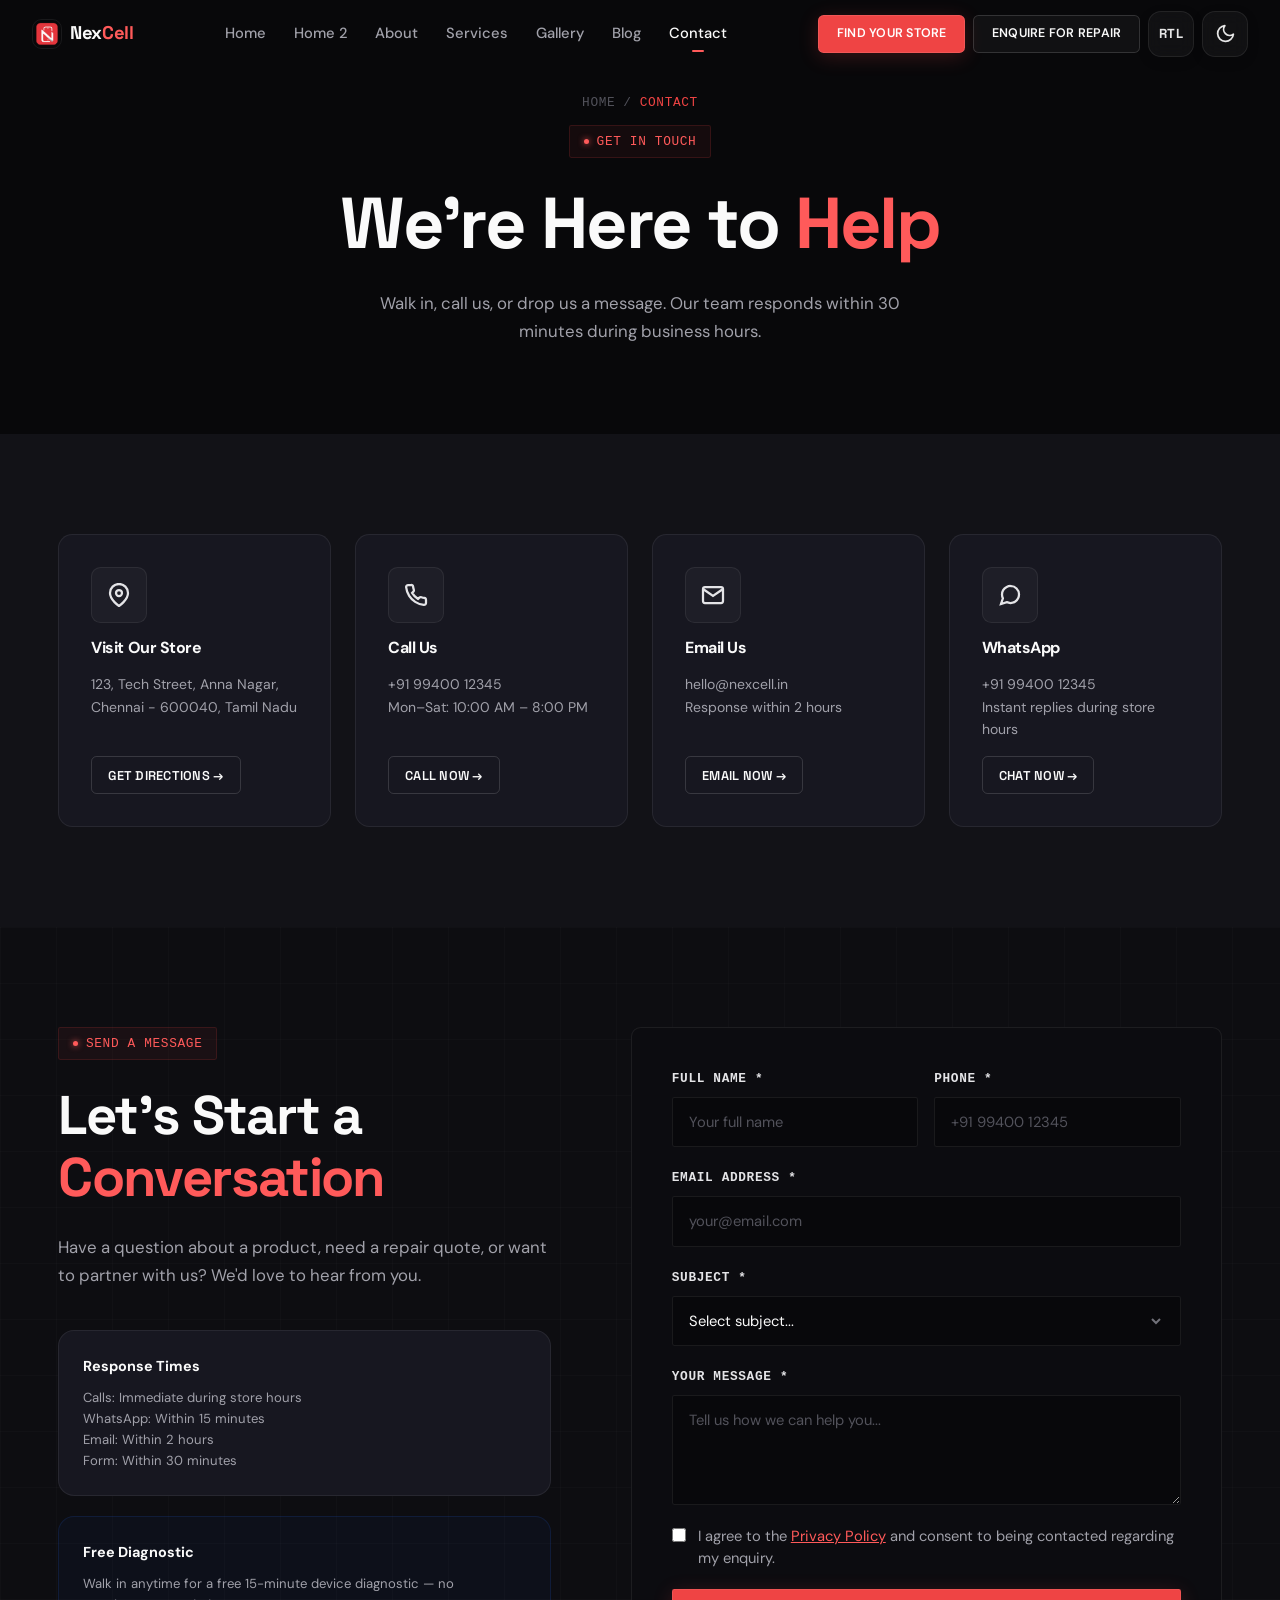
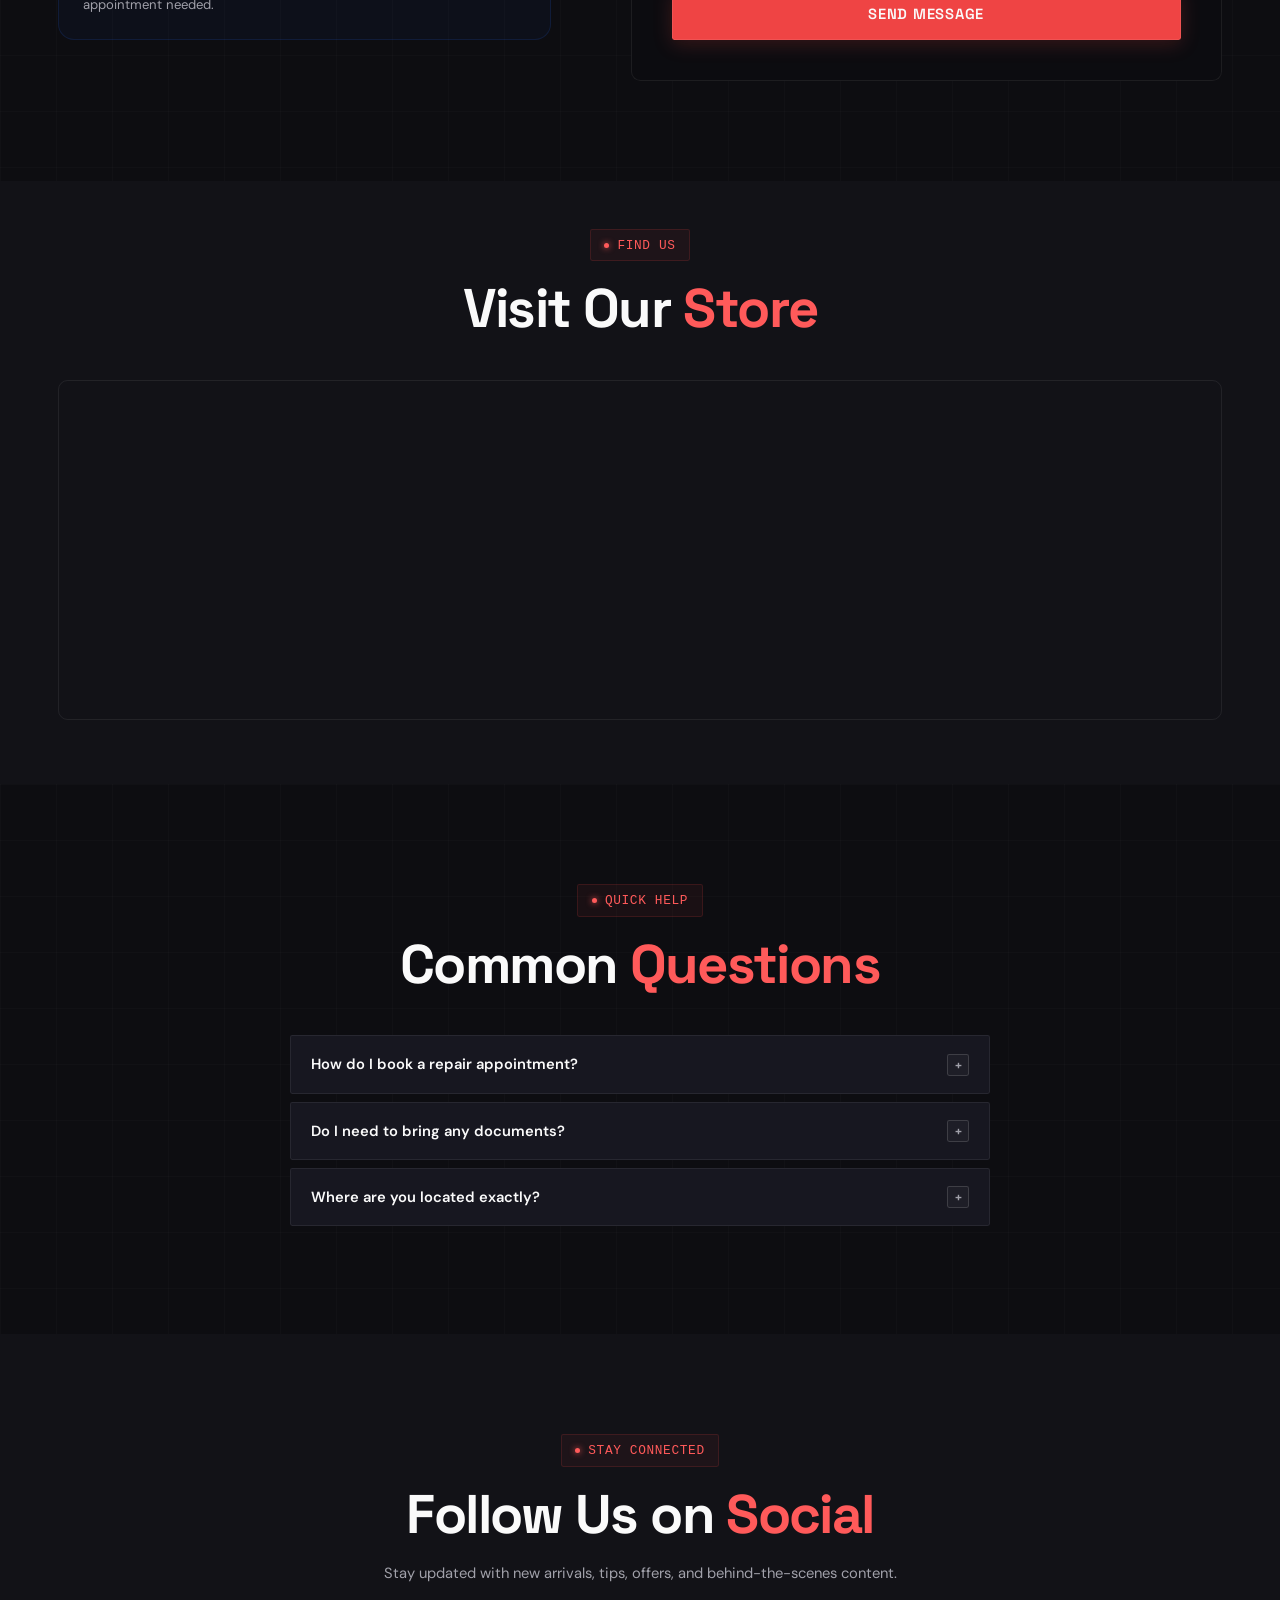
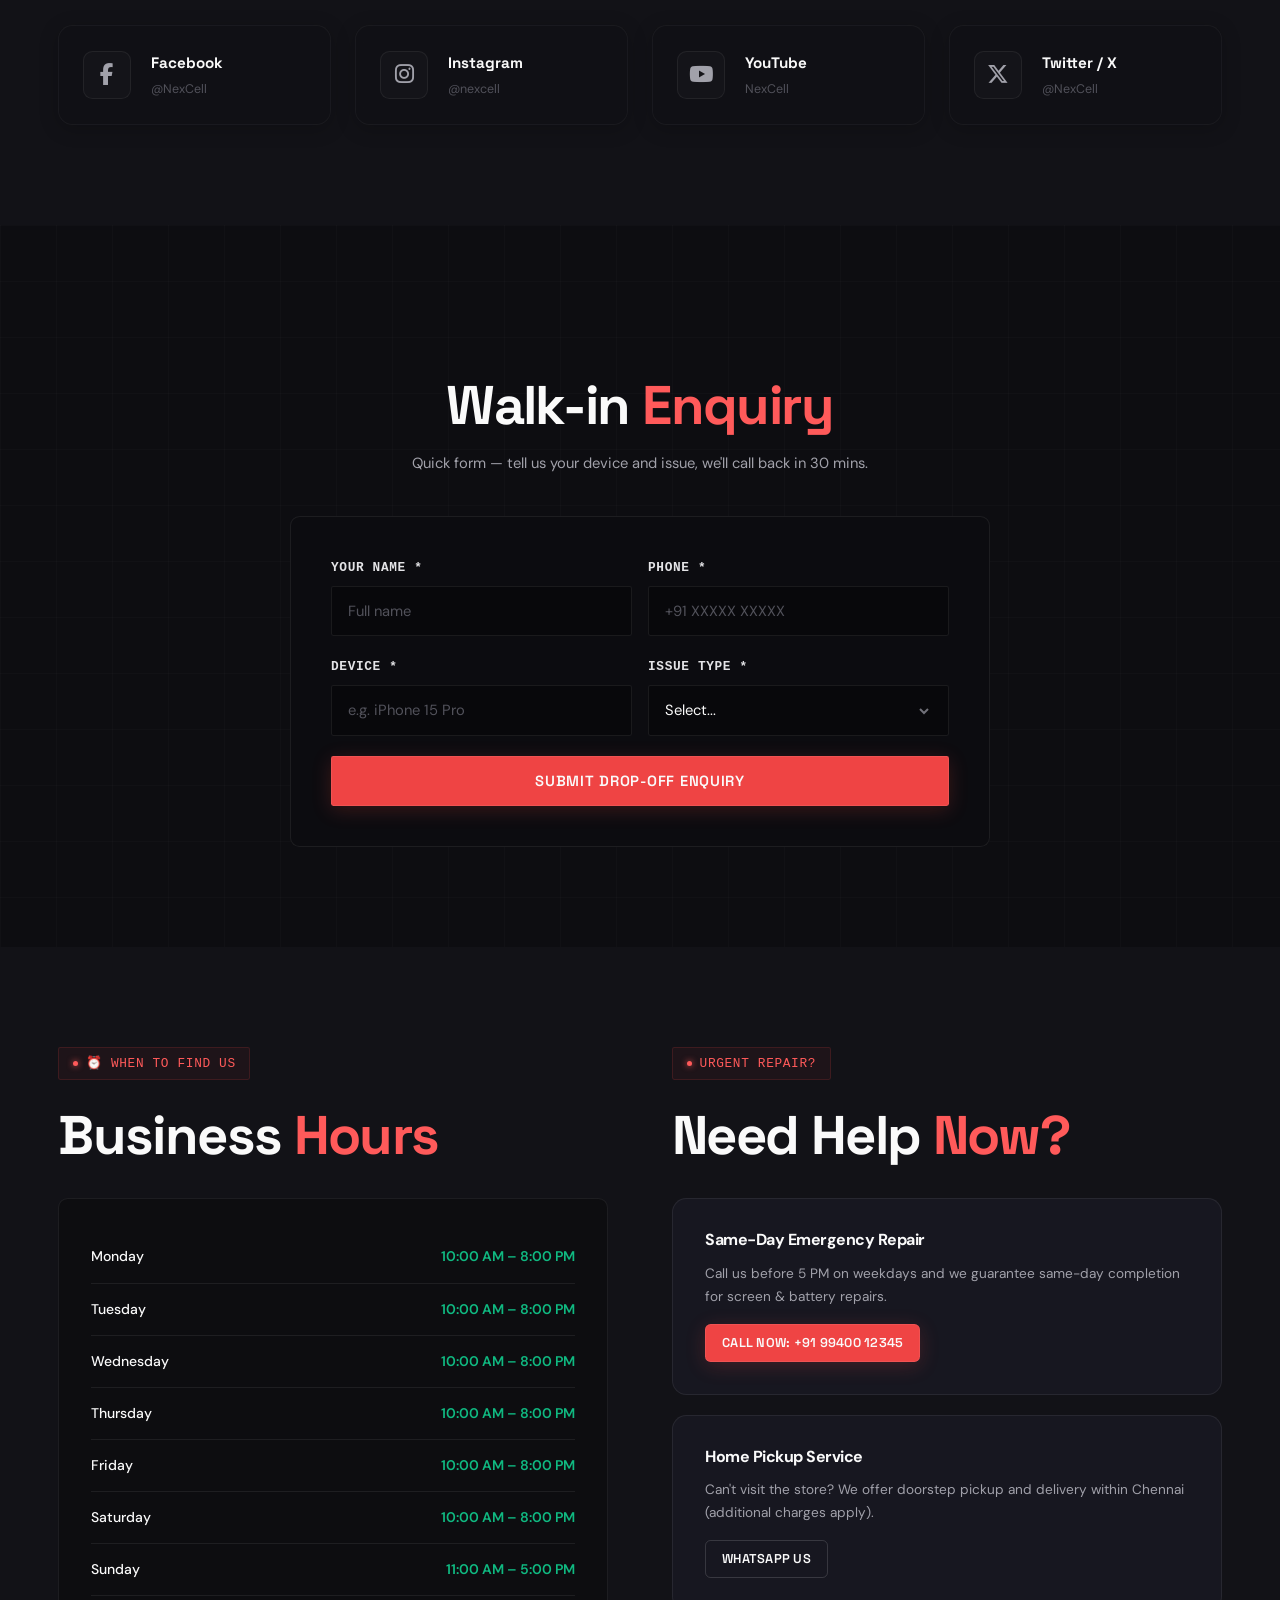
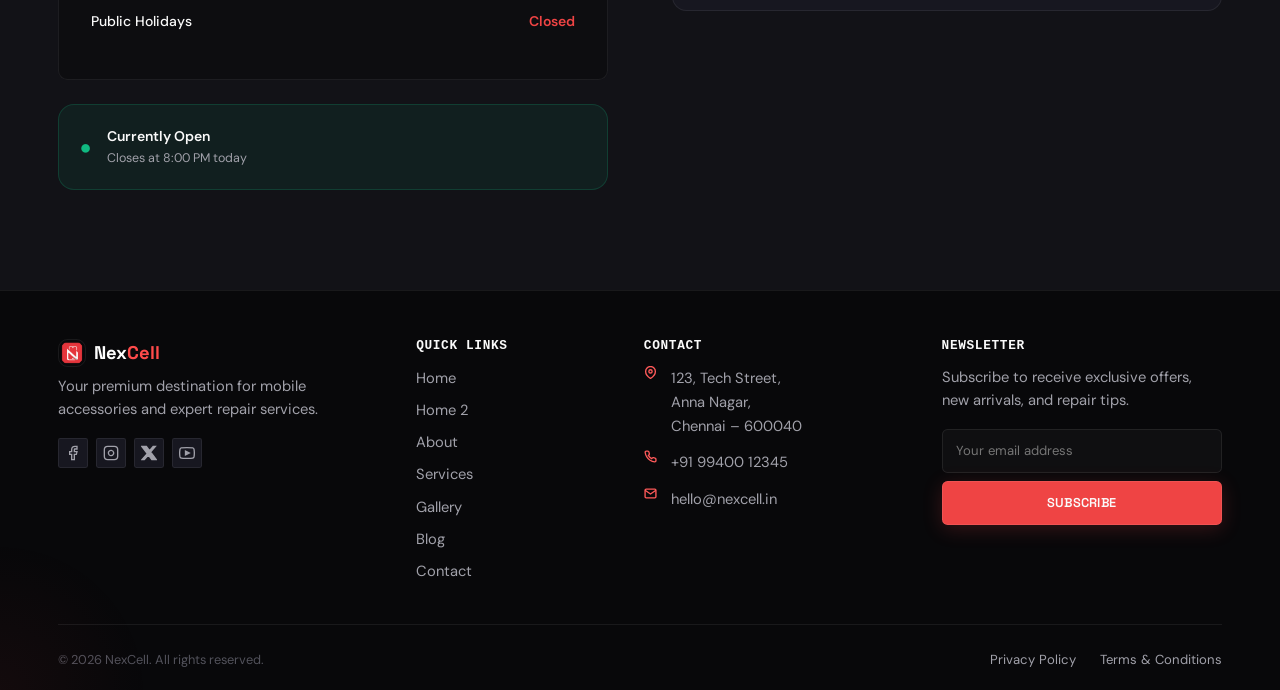
<file: contact.html>
<!DOCTYPE html>
<html lang="en" dir="ltr">
<head>
  <meta charset="UTF-8" />
  <meta name="viewport" content="width=device-width, initial-scale=1.0" />
  <meta name="description" content="Contact NexCell — Visit our store, call us, or fill the form. Expert repair enquiries, product questions, and walk-in appointments." />
  <title>Contact Us — NexCell</title>
  <link rel="shortcut icon" type="image/x-icon" href="favicon.ico" />
  <!-- Theme: FOUC prevention (immediate before paint) -->
  <script>
    (function(){var t='dark';try{var s=localStorage.getItem('nexcell-theme');if(s==='light'||s==='dark')t=s;}catch(e){}if(t==='light')document.documentElement.setAttribute('data-theme','light');try{var d=localStorage.getItem('nexcell-dir');if(d==='rtl')document.documentElement.setAttribute('dir','rtl');}catch(e){}})();
  </script>

  <link rel="preconnect" href="https://fonts.googleapis.com" />
  <link rel="preconnect" href="https://fonts.gstatic.com" crossorigin />
  <link href="https://fonts.googleapis.com/css2?family=DM+Sans:ital,opsz,wght@0,9..40,300;0,9..40,400;0,9..40,500;0,9..40,600;0,9..40,700;1,9..40,400&family=Space+Grotesk:wght@300;400;500;600;700&display=swap" rel="stylesheet" />
  <link rel="stylesheet" href="css/style.css" />
  <link rel="stylesheet" href="css/theme.css" />
  <link rel="stylesheet" href="css/components.css" />
  <link rel="stylesheet" href="css/responsive.css" />
  <link rel="stylesheet" href="css/rtl.css" />
  <link rel="stylesheet" href="https://cdnjs.cloudflare.com/ajax/libs/font-awesome/6.4.2/css/all.min.css" />
  <style>
    .contact-info-card {
      background: var(--clr-bg-card);
      border: 1px solid var(--clr-border);
      border-radius: var(--r-lg);
      padding: 2rem;
      display: flex;
      flex-direction: column;
      gap: 1rem;
      transition: all 0.3s ease;
      position: relative;
      overflow: hidden;
    }
    .contact-info-card::before {
      content: '';
      position: absolute;
      bottom: 0;
      left: 0;
      right: 0;
      height: 3px;
      background: linear-gradient(90deg, var(--clr-red) 0%, var(--clr-red-light) 100%);
      transform: scaleX(0);
      transition: transform 0.3s ease;
    }
    .contact-info-card:hover::before { transform: scaleX(1); }
    .contact-info-card:hover {
      transform: translateY(-6px);
      border-color: var(--clr-border-glow);
      box-shadow: var(--shadow-md);
    }

    .hours-table { width: 100%; border-collapse: collapse; }
    .hours-table tr { border-bottom: 1px solid var(--clr-border); }
    .hours-table tr:last-child { border-bottom: none; }
    .hours-table td { padding: 0.875rem 0; font-size: 0.875rem; }
    .hours-table td:first-child { color: var(--clr-white); font-weight: 500; }
    .hours-table td:last-child { color: var(--clr-silver); text-align: right; }
    .hours-open { color: #10b981 !important; font-weight: 600 !important; }
    .hours-closed { color: #ef4444 !important; font-weight: 600 !important; }

    /* Premium Social Media Cards Style Overrides */
    .social-link-card {
      background: var(--clr-social-card);
      backdrop-filter: blur(10px);
      -webkit-backdrop-filter: blur(10px);
      border: 1px solid rgba(255, 255, 255, 0.04);
      border-radius: var(--r-lg);
      padding: 1.5rem;
      display: flex;
      align-items: center;
      gap: 1.25rem;
      transition: all var(--tr-base);
      cursor: pointer;
      text-decoration: none;
      box-shadow: 0 4px 20px rgba(0, 0, 0, 0.2);
    }

    .social-link-card:hover {
      transform: translateY(-5px);
      border-color: rgba(239, 68, 68, 0.25);
      box-shadow: 0 10px 25px rgba(239, 68, 68, 0.06), 0 0 1px rgba(239, 68, 68, 0.2) inset;
    }

    .social-icon {
      width: 48px;
      height: 48px;
      border-radius: var(--r-md);
      display: flex;
      align-items: center;
      justify-content: center;
      font-size: 1.35rem;
      transition: all var(--tr-base);
      background: rgba(255, 255, 255, 0.02);
      border: 1px solid rgba(255, 255, 255, 0.06);
    }

    .social-link-card:hover .social-icon {
      transform: scale(1.08);
      color: var(--clr-white);
    }

    .social-link-card:hover .social-icon.facebook {
      background: rgba(24, 119, 242, 0.1);
      border-color: rgba(24, 119, 242, 0.4);
      color: #1877f2;
    }

    .social-link-card:hover .social-icon.instagram {
      background: rgba(225, 48, 108, 0.1);
      border-color: rgba(225, 48, 108, 0.4);
      color: #e1306c;
    }

    .social-link-card:hover .social-icon.youtube {
      background: rgba(255, 0, 0, 0.1);
      border-color: rgba(255, 0, 0, 0.4);
      color: #ff0000;
    }

    .social-link-card:hover .social-icon.twitter {
      background: rgba(255, 255, 255, 0.05);
      border-color: rgba(255, 255, 255, 0.3);
      color: var(--clr-white);
    }

    .social-icon i {
      color: var(--clr-silver);
      transition: color var(--tr-base);
    }

    .social-info {
      display: flex;
      flex-direction: column;
      gap: 0.25rem;
    }

    .social-platform {
      font-family: var(--font-display);
      font-weight: 700;
      color: var(--clr-white);
      font-size: 0.95rem;
    }

    .social-handle {
      font-size: 0.78rem;
      color: var(--clr-silver-dim);
    }

    .social-link-card:hover .social-handle {
      color: var(--clr-silver-light);
    }


  </style>
</head>
<body>

<!-- NAVBAR -->
<header>
  <nav class="navbar" id="navbar" role="navigation" aria-label="Main navigation">
    <div class="navbar-inner">
      <a href="index.html" class="navbar-logo">
        <img src="images/logo.png" alt="NexCell Logo" style="height: 30px; width: auto; object-fit: contain; flex-shrink: 0;" />
        <div class="logo-text">Nex<span>Cell</span></div>
      </a>
      <ul class="navbar-nav" role="list">
        <li><a href="index.html" class="nav-link">Home</a></li>
        <li><a href="home2.html" class="nav-link">Home 2</a></li>
        <li><a href="about.html" class="nav-link">About</a></li>
        <li><a href="services.html" class="nav-link">Services</a></li>
        <li><a href="gallery.html" class="nav-link">Gallery</a></li>
        <li><a href="blog.html" class="nav-link">Blog</a></li>
        <li><a href="contact.html" class="nav-link active">Contact</a></li>
      </ul>
      <!-- Navbar Right Actions -->
      <div style="display:flex;align-items:center;gap:0.5rem;">
        <a href="contact.html" class="navbar-cta-primary">Find Your Store</a>
        <a href="services.html" class="navbar-cta-secondary">Enquire for Repair</a>
        <button class="navbar-profile-btn" id="rtlToggle" aria-label="Switch to Right-to-Left layout" title="Switch to RTL" type="button">
          <span class="rtl-toggle-text">RTL</span>
        </button>
        <button class="navbar-profile-btn" id="themeToggle" aria-label="Switch to light mode" type="button">
          <svg xmlns="http://www.w3.org/2000/svg" width="20" height="20" viewBox="0 0 24 24" fill="none" stroke="currentColor" stroke-width="2" stroke-linecap="round" stroke-linejoin="round">
            <path d="M21 12.79A9 9 0 1 1 11.21 3 7 7 0 0 0 21 12.79z"></path>
          </svg>
        </button>
        <button class="menu-toggle" id="menuToggle" aria-label="Toggle menu">
        <span></span><span></span><span></span>
      </button>
      </div>
      </div>

      <!-- Mobile Toggle -->
      
    </div>
  </nav>
  <nav class="mobile-nav" id="mobileNav">
    <a href="index.html" class="nav-link">Home</a>
    <a href="home2.html" class="nav-link">Home 2</a>
    <a href="about.html" class="nav-link">About</a>
    <a href="services.html" class="nav-link">Services</a>
    <a href="gallery.html" class="nav-link">Gallery</a>
    <a href="blog.html" class="nav-link">Blog</a>
    <a href="contact.html" class="nav-link active">Contact</a>
    <div style="display:flex; flex-direction:column; gap:0.5rem; margin-top:0.75rem; padding-top:0.75rem; border-top:1px solid var(--clr-border);">
      <a href="contact.html" class="navbar-cta-primary" style="width:100%;">Find Your Store</a>
      <a href="services.html" class="navbar-cta-secondary" style="width:100%;">Enquire for Repair</a>
    </div>
  </nav>
</header>

<!-- ══ SECTION 1 — HERO ══ -->
<section class="page-hero bg-grid" aria-label="Contact hero">
  <div class="page-hero-bg"></div>
  <div class="glow-cyan" style="top:0;right:10%;" aria-hidden="true"></div>
  <div class="container">
    <div class="page-hero-content">
      <nav class="breadcrumb" aria-label="Breadcrumb">
        <a href="index.html">Home</a> / <span>Contact</span>
      </nav>
      <div class="section-tag reveal" style="margin:0 auto 1.5rem;">Get in Touch</div>
      <h1 class="reveal delay-1" style="font-size:clamp(2.5rem,6vw,4.5rem);font-weight:900;margin-bottom:1.5rem;">
        We're Here to <span class="grad-text">Help</span>
      </h1>
      <p class="reveal delay-2" style="color:var(--clr-silver);font-size:1.05rem;line-height:1.7;max-width:540px;margin:0 auto 2.5rem;">
        Walk in, call us, or drop us a message. Our team responds within 30 minutes during business hours.
      </p>
    </div>
  </div>
</section>

<!-- ══ SECTION 2 — CONTACT INFO CARDS ══ -->
<section class="section" style="background:var(--clr-bg-2);" aria-label="Contact information">
  <div class="container">
    <div class="grid-4">
      <div class="contact-info-card reveal delay-1">
        <div class="icon-box icon-box-zinc icon-box-lg">
          <svg viewBox="0 0 24 24"><path d="M21 10c0 7-9 13-9 13s-9-6-9-13a9 9 0 0 1 18 0z"></path><circle cx="12" cy="10" r="3"></circle></svg>
        </div>
        <h3 style="font-family:var(--font-head);font-size:1rem;font-weight:700;color:var(--clr-white);">Visit Our Store</h3>
        <p style="font-size:0.875rem;color:var(--clr-silver);line-height:1.6;">123, Tech Street, Anna Nagar, Chennai - 600040, Tamil Nadu</p>
        <a href="#map" class="btn btn-outline btn-sm" style="width:fit-content; margin-top: auto;">Get Directions →</a>
      </div>

      <div class="contact-info-card reveal delay-2">
        <div class="icon-box icon-box-zinc icon-box-lg">
          <svg viewBox="0 0 24 24"><path d="M22 16.92v3a2 2 0 0 1-2.18 2 19.79 19.79 0 0 1-8.63-3.07 19.5 19.5 0 0 1-6-6 19.79 19.79 0 0 1-3.07-8.67A2 2 0 0 1 4.11 2h3a2 2 0 0 1 2 1.72 12.84 12.84 0 0 0 .7 2.81 2 2 0 0 1-.45 2.11L8.09 9.91a16 16 0 0 0 6 6l1.27-1.27a2 2 0 0 1 2.11-.45 12.84 12.84 0 0 0 2.81.7A2 2 0 0 1 22 16.92z"></path></svg>
        </div>
        <h3 style="font-family:var(--font-head);font-size:1rem;font-weight:700;color:var(--clr-white);">Call Us</h3>
        <p style="font-size:0.875rem;color:var(--clr-silver);line-height:1.6;">+91 99400 12345<br />Mon–Sat: 10:00 AM – 8:00 PM</p>
        <a href="tel:+919940012345" class="btn btn-outline btn-sm" style="width:fit-content; margin-top: auto;">Call Now →</a>
      </div>

      <div class="contact-info-card reveal delay-3">
        <div class="icon-box icon-box-zinc icon-box-lg">
          <svg viewBox="0 0 24 24"><path d="M4 4h16c1.1 0 2 .9 2 2v12c0 1.1-.9 2-2 2H4c-1.1 0-2-.9-2-2V6c0-1.1.9-2 2-2z"></path><polyline points="22,6 12,13 2,6"></polyline></svg>
        </div>
        <h3 style="font-family:var(--font-head);font-size:1rem;font-weight:700;color:var(--clr-white);">Email Us</h3>
        <p style="font-size:0.875rem;color:var(--clr-silver);line-height:1.6;">hello@nexcell.in<br />Response within 2 hours</p>
        <a href="mailto:hello@nexcell.in" class="btn btn-outline btn-sm" style="width:fit-content; margin-top: auto;">Email Now →</a>
      </div>

      <div class="contact-info-card reveal delay-4">
        <div class="icon-box icon-box-zinc icon-box-lg">
          <svg viewBox="0 0 24 24"><path d="M21 11.5a8.38 8.38 0 0 1-.9 3.8 8.5 8.5 0 0 1-7.6 4.7 8.38 8.38 0 0 1-3.8-.9L3 21l1.9-5.7a8.38 8.38 0 0 1-.9-3.8 8.5 8.5 0 0 1 4.7-7.6 8.38 8.38 0 0 1 3.8-.9h.5a8.48 8.48 0 0 1 8 8v.5z"></path></svg>
        </div>
        <h3 style="font-family:var(--font-head);font-size:1rem;font-weight:700;color:var(--clr-white);">WhatsApp</h3>
        <p style="font-size:0.875rem;color:var(--clr-silver);line-height:1.6;">+91 99400 12345<br />Instant replies during store hours</p>
        <a href="https://wa.me/919940012345" class="btn btn-outline btn-sm" style="width:fit-content; margin-top: auto;" target="_blank" rel="noopener noreferrer">Chat Now →</a>
      </div>
    </div>
  </div>
</section>

<!-- ══ SECTION 3 — CONTACT FORM ══ -->
<section class="section bg-grid" id="contact-form" aria-label="Contact form">
  <div class="container">
    <div style="display:grid;grid-template-columns:1fr 1.2fr;gap:5rem;align-items:start;" class="contact-layout">
      <!-- Left Info -->
      <div class="reveal-left">
        <div class="section-tag" style="margin-bottom:1.5rem;">Send a Message</div>
        <h2 class="section-title" style="text-align:left;">Let's Start a<br /><span class="grad-text">Conversation</span></h2>
        <p style="color:var(--clr-silver);margin:1.5rem 0 2.5rem;line-height:1.7;">
          Have a question about a product, need a repair quote, or want to partner with us? We'd love to hear from you.
        </p>

        <div style="display:flex;flex-direction:column;gap:1.25rem;">
          <div style="padding:1.5rem;background:var(--clr-bg-card);border:1px solid var(--clr-border);border-radius:1rem;">
            <div style="font-weight:700;color:var(--clr-white);margin-bottom:0.5rem;font-size:0.9rem;">Response Times</div>
            <div style="font-size:0.82rem;color:var(--clr-silver);line-height:1.6;">
              Calls: Immediate during store hours<br />
              WhatsApp: Within 15 minutes<br />
              Email: Within 2 hours<br />
              Form: Within 30 minutes
            </div>
          </div>

          <div style="padding:1.5rem;background:rgba(37,99,235,0.04);border:1px solid rgba(37,99,235,0.15);border-radius:1rem;">
            <div style="font-weight:700;color:var(--clr-white);margin-bottom:0.5rem;font-size:0.9rem;">Free Diagnostic</div>
            <div style="font-size:0.82rem;color:var(--clr-silver);line-height:1.6;">Walk in anytime for a free 15-minute device diagnostic — no appointment needed.</div>
          </div>
        </div>
      </div>

      <!-- Right Form -->
      <div class="glass-card" style="padding:2.5rem;" class="reveal-right">
        <form data-validate-form id="contactForm" novalidate>
          <div style="display:flex;flex-direction:column;gap:1.25rem;">
            <div class="form-row">
              <div class="form-group">
                <label class="form-label" for="contactName">Full Name *</label>
                <input type="text" id="contactName" class="form-input" placeholder="Your full name" data-validate="required" />
                <span class="form-error" style="display:none;"></span>
              </div>
              <div class="form-group">
                <label class="form-label" for="contactPhone">Phone *</label>
                <input type="tel" id="contactPhone" class="form-input" placeholder="+91 99400 12345" data-validate="required|phone" />
                <span class="form-error" style="display:none;"></span>
              </div>
            </div>

            <div class="form-group">
              <label class="form-label" for="contactEmail">Email Address *</label>
              <input type="email" id="contactEmail" class="form-input" placeholder="your@email.com" data-validate="required|email" />
              <span class="form-error" style="display:none;"></span>
            </div>

            <div class="form-group">
              <label class="form-label" for="contactSubject">Subject *</label>
              <select id="contactSubject" class="form-select" data-validate="required">
                <option value="">Select subject...</option>
                <option>Repair Enquiry</option>
                <option>Product Question</option>
                <option>Warranty Claim</option>
                <option>Feedback</option>
                <option>Business / Partnership</option>
                <option>Other</option>
              </select>
              <span class="form-error" style="display:none;"></span>
            </div>

            <div class="form-group">
              <label class="form-label" for="contactMessage">Your Message *</label>
              <textarea id="contactMessage" class="form-textarea" placeholder="Tell us how we can help you..." data-validate="required|minlen:20"></textarea>
              <span class="form-error" style="display:none;"></span>
            </div>

            <div class="form-checkbox">
              <input type="checkbox" id="contactConsent" />
              <label class="form-checkbox-label" for="contactConsent">I agree to the <a href="privacy-policy.html">Privacy Policy</a> and consent to being contacted regarding my enquiry.</label>
            </div>

            <button type="submit" class="btn-submit" id="contactSubmit">Send Message</button>
          </div>
        </form>
      </div>
    </div>
  </div>
</section>

<!-- ══ SECTION 4 — MAP ══ -->
<section class="section-sm" style="background:var(--clr-bg-2); padding-bottom: 4rem;" id="map" aria-label="Location map">
  <div class="container">
    <div class="section-header" style="margin-bottom:2.5rem; text-align:center;">
      <div class="section-tag reveal" style="margin:0 auto 1rem;">Find Us</div>
      <h2 class="section-title reveal delay-1">Visit Our <span class="grad-text">Store</span></h2>
    </div>

    <div class="map-wrap reveal-scale">
      <!-- Google Maps embed (Anna Nagar, Chennai) -->
      <iframe
        src="https://www.google.com/maps/embed?pb=!1m18!1m12!1m3!1d3886.284242139682!2d80.2079!3d13.0850!2m3!1f0!2f0!3f0!3m2!1i1024!2i768!4f13.1!3m3!1m2!1s0x3a5264010a3cdffb%3A0xe54e605d3cdffb!2sAnna%20Nagar%2C%20Chennai%2C%20Tamil%20Nadu%20600040!5e0!3m2!1sen!2sin!4v1700000000000!5m2!1sen!2sin"
        title="NexCell Location — Anna Nagar, Chennai"
        loading="lazy"
        allowfullscreen=""
        aria-label="Map showing our store location">
      </iframe>
    </div>
  </div>
</section>

<!-- ══ SECTION 5 — FAQ PREVIEW ══ -->
<section class="section bg-grid" aria-label="FAQ preview">
  <div class="container">
    <div class="section-header">
      <div class="section-tag reveal">Quick Help</div>
      <h2 class="section-title reveal delay-1">Common <span class="grad-text">Questions</span></h2>
    </div>

    <div style="max-width:700px;margin:0 auto;">
      <div class="faq-item reveal delay-1">
        <button class="faq-question">How do I book a repair appointment? <span class="faq-icon">+</span></button>
        <div class="faq-answer"><div class="faq-answer-inner">Fill the walk-in enquiry form, WhatsApp us, or call directly. We confirm your slot within 30 minutes.</div></div>
      </div>
      <div class="faq-item reveal delay-2">
        <button class="faq-question">Do I need to bring any documents? <span class="faq-icon">+</span></button>
        <div class="faq-answer"><div class="faq-answer-inner">Just bring your device and, if you have it, the original purchase receipt. No other documents required.</div></div>
      </div>
      <div class="faq-item reveal delay-3">
        <button class="faq-question">Where are you located exactly? <span class="faq-icon">+</span></button>
        <div class="faq-answer"><div class="faq-answer-inner">We're at 123 Tech Street, Anna Nagar, Chennai 600040. Near Anna Nagar West Metro Station. Look for our blue NexCell sign.</div></div>
      </div>
    </div>
  </div>
</section>

<!-- ══ SECTION 6 — SOCIAL MEDIA ══ -->
<section class="section" style="background:var(--clr-bg-2);" aria-label="Social media links">
  <div class="container">
    <div class="section-header">
      <div class="section-tag reveal">Stay Connected</div>
      <h2 class="section-title reveal delay-1">Follow Us on <span class="grad-text">Social</span></h2>
      <p class="section-subtitle reveal delay-2">Stay updated with new arrivals, tips, offers, and behind-the-scenes content.</p>
    </div>

    <div class="grid-4">
      <a href="https://facebook.com/" target="_blank" rel="noopener noreferrer" class="social-link-card reveal delay-1" aria-label="Follow us on Facebook">
        <div class="social-icon facebook">
          <i class="fa-brands fa-facebook-f"></i>
        </div>
        <div class="social-info">
          <div class="social-platform">Facebook</div>
          <div class="social-handle">@NexCell</div>
        </div>
      </a>
      <a href="https://instagram.com/" target="_blank" rel="noopener noreferrer" class="social-link-card reveal delay-2" aria-label="Follow us on Instagram">
        <div class="social-icon instagram">
          <i class="fa-brands fa-instagram"></i>
        </div>
        <div class="social-info">
          <div class="social-platform">Instagram</div>
          <div class="social-handle">@nexcell</div>
        </div>
      </a>
      <a href="https://youtube.com/" target="_blank" rel="noopener noreferrer" class="social-link-card reveal delay-3" aria-label="Follow us on YouTube">
        <div class="social-icon youtube">
          <i class="fa-brands fa-youtube"></i>
        </div>
        <div class="social-info">
          <div class="social-platform">YouTube</div>
          <div class="social-handle">NexCell</div>
        </div>
      </a>
      <a href="https://x.com/" target="_blank" rel="noopener noreferrer" class="social-link-card reveal delay-4" aria-label="Follow us on Twitter/X">
        <div class="social-icon twitter">
          <i class="fa-brands fa-x-twitter"></i>
        </div>
        <div class="social-info">
          <div class="social-platform">Twitter / X</div>
          <div class="social-handle">@NexCell</div>
        </div>
      </a>
    </div>
  </div>
</section>

<!-- ══ SECTION 7 — WALK-IN DROP-OFF FORM ══ -->
<section class="section bg-grid" id="walkin" aria-label="Walk-in drop-off form">
  <div class="container">
    <div style="max-width:700px;margin:0 auto;">
      <div class="section-header">
        <div class="section-tag reveal">Quick Drop-off</div>
        <h2 class="section-title reveal delay-1">Walk-in <span class="grad-text">Enquiry</span></h2>
        <p class="section-subtitle reveal delay-2">Quick form — tell us your device and issue, we'll call back in 30 mins.</p>
      </div>

      <div class="glass-card" style="padding:2.5rem;" class="reveal-scale">
        <form data-validate-form id="walkinForm" novalidate>
          <div style="display:flex;flex-direction:column;gap:1.25rem;">
            <div class="form-row">
              <div class="form-group">
                <label class="form-label" for="walkinName">Your Name *</label>
                <input type="text" id="walkinName" class="form-input" placeholder="Full name" data-validate="required" />
                <span class="form-error" style="display:none;"></span>
              </div>
              <div class="form-group">
                <label class="form-label" for="walkinPhone">Phone *</label>
                <input type="tel" id="walkinPhone" class="form-input" placeholder="+91 XXXXX XXXXX" data-validate="required|phone" />
                <span class="form-error" style="display:none;"></span>
              </div>
            </div>

            <div class="form-row">
              <div class="form-group">
                <label class="form-label" for="walkinDevice">Device *</label>
                <input type="text" id="walkinDevice" class="form-input" placeholder="e.g. iPhone 15 Pro" data-validate="required" />
                <span class="form-error" style="display:none;"></span>
              </div>
              <div class="form-group">
                <label class="form-label" for="walkinIssue">Issue Type *</label>
                <select id="walkinIssue" class="form-select" data-validate="required">
                  <option value="">Select...</option>
                  <option>Screen Damage</option>
                  <option>Battery Issue</option>
                  <option>Water Damage</option>
                  <option>Camera Problem</option>
                  <option>Charging Issue</option>
                  <option>Software Problem</option>
                  <option>Other</option>
                </select>
                <span class="form-error" style="display:none;"></span>
              </div>
            </div>

            <button type="submit" class="btn-submit">Submit Drop-off Enquiry</button>
          </div>
        </form>
      </div>
    </div>
  </div>
</section>

<!-- ══ SECTION 8 — BUSINESS HOURS ══ -->
<section class="section" style="background:var(--clr-bg-2);" aria-label="Business hours">
  <div class="container">
    <div style="display:grid;grid-template-columns:1fr 1fr;gap:4rem;align-items:start;">
      <!-- Hours table -->
      <div class="reveal-left">
        <div class="section-tag" style="margin-bottom:1.5rem;">⏰ When to Find Us</div>
        <h2 class="section-title" style="text-align:left;margin-bottom:2rem;">Business <span class="grad-text">Hours</span></h2>

        <div class="glass-card" style="padding:2rem;">
          <table class="hours-table" aria-label="Business hours schedule">
            <tbody>
              <tr><td>Monday</td>     <td class="hours-open">10:00 AM – 8:00 PM</td></tr>
              <tr><td>Tuesday</td>    <td class="hours-open">10:00 AM – 8:00 PM</td></tr>
              <tr><td>Wednesday</td>  <td class="hours-open">10:00 AM – 8:00 PM</td></tr>
              <tr><td>Thursday</td>   <td class="hours-open">10:00 AM – 8:00 PM</td></tr>
              <tr><td>Friday</td>     <td class="hours-open">10:00 AM – 8:00 PM</td></tr>
              <tr><td>Saturday</td>   <td class="hours-open">10:00 AM – 8:00 PM</td></tr>
              <tr><td>Sunday</td>     <td class="hours-open">11:00 AM – 5:00 PM</td></tr>
              <tr><td>Public Holidays</td><td class="hours-closed">Closed</td></tr>
            </tbody>
          </table>
        </div>

        <div style="margin-top:1.5rem;padding:1.25rem;background:rgba(16,185,129,0.08);border:1px solid rgba(16,185,129,0.2);border-radius:1rem;display:flex;gap:1rem;align-items:center;">
          <span style="color:#10b981;font-size:1.25rem;">●</span>
          <div>
            <div style="font-weight:600;color:var(--clr-white);font-size:0.875rem;">Currently Open</div>
            <div style="font-size:0.78rem;color:var(--clr-silver);">Closes at 8:00 PM today</div>
          </div>
        </div>
      </div>

      <!-- Emergency info -->
      <div class="reveal-right">
        <div class="section-tag" style="margin-bottom:1.5rem;">Urgent Repair?</div>
        <h2 class="section-title" style="text-align:left;margin-bottom:2rem;">Need Help <span class="grad-text">Now?</span></h2>

        <div style="display:flex;flex-direction:column;gap:1.25rem;">
          <div style="padding:2rem;background:var(--clr-bg-card);border:1px solid var(--clr-border);border-radius:var(--r-lg);">
            <h3 style="font-family:var(--font-head);font-size:1rem;font-weight:700;color:var(--clr-white);margin-bottom:0.75rem;">Same-Day Emergency Repair</h3>
            <p style="font-size:0.85rem;color:var(--clr-silver);line-height:1.7;margin-bottom:1rem;">Call us before 5 PM on weekdays and we guarantee same-day completion for screen & battery repairs.</p>
            <a href="tel:+919940012345" class="btn btn-primary btn-sm">Call Now: +91 99400 12345</a>
          </div>

          <div style="padding:2rem;background:var(--clr-bg-card);border:1px solid var(--clr-border);border-radius:var(--r-lg);">
            <h3 style="font-family:var(--font-head);font-size:1rem;font-weight:700;color:var(--clr-white);margin-bottom:0.75rem;">Home Pickup Service</h3>
            <p style="font-size:0.85rem;color:var(--clr-silver);line-height:1.7;margin-bottom:1rem;">Can't visit the store? We offer doorstep pickup and delivery within Chennai (additional charges apply).</p>
            <a href="https://wa.me/919940012345" class="btn btn-outline btn-sm" target="_blank" rel="noopener noreferrer">WhatsApp Us</a>
          </div>
        </div>
      </div>
    </div>
  </div>
</section>

<!-- FOOTER -->
<footer class="footer" role="contentinfo">
  <div class="container">
    <div class="footer-grid">
      <!-- COLUMN 1 — BRAND -->
      <div class="footer-brand">
        <div class="footer-logo">
          <img src="images/logo.png" alt="NexCell Logo" style="height: 28px; width: auto; object-fit: contain; flex-shrink: 0;" />
          <span class="logo-text" style="color: #FFFFFF; font-weight: 700;">Nex<span style="color: #FF4B4B;">Cell</span></span>
        </div>
        <p class="footer-desc">Your premium destination for mobile accessories and expert repair services.</p>
        <div class="footer-social">
          <a href="https://facebook.com/" target="_blank" rel="noopener noreferrer" class="social-btn" aria-label="Facebook">
            <svg viewBox="0 0 24 24" width="16" height="16" stroke="currentColor" stroke-width="2" fill="none"><path d="M18 2h-3a5 5 0 0 0-5 5v3H7v4h3v8h4v-8h3l1-4h-4V7a1 1 0 0 1 1-1h3z"></path></svg>
          </a>
          <a href="https://instagram.com/" target="_blank" rel="noopener noreferrer" class="social-btn" aria-label="Instagram">
            <svg viewBox="0 0 24 24" width="16" height="16" stroke="currentColor" stroke-width="2" fill="none"><rect x="2" y="2" width="20" height="20" rx="5" ry="5"></rect><path d="M16 11.37A4 4 0 1 1 12.63 8 4 4 0 0 1 16 11.37z"></path><line x1="17.5" y1="6.5" x2="17.51" y2="6.5"></line></svg>
          </a>
          <a href="https://x.com/" target="_blank" rel="noopener noreferrer" class="social-btn" aria-label="X (Twitter)">
            <svg viewBox="0 0 24 24" width="16" height="16" stroke="currentColor" stroke-width="2" fill="none">
              <path d="M18.244 2.25h3.308l-7.227 8.26 8.502 11.24H16.17l-5.214-6.817L4.99 21.75H1.68l7.73-8.835L1.254 2.25H8.08l4.713 6.231zm-1.161 17.52h1.833L7.084 4.126H5.117z" fill="currentColor"></path>
            </svg>
          </a>
          <a href="https://youtube.com/" target="_blank" rel="noopener noreferrer" class="social-btn" aria-label="YouTube">
            <svg viewBox="0 0 24 24" width="16" height="16" stroke="currentColor" stroke-width="2" fill="none"><path d="M22.54 6.42a2.78 2.78 0 0 0-1.95-1.96C18.88 4 12 4 12 4s-6.88 0-8.59.46a2.78 2.78 0 0 0-1.95 1.96A29 29 0 0 0 1 12a29 29 0 0 0 .46 5.58 2.78 2.78 0 0 0 1.95 1.96C5.12 20 12 20 12 20s6.88 0 8.59-.46a2.78 2.78 0 0 0 1.95-1.96A29 29 0 0 0 23 12a29 29 0 0 0-.46-5.58z"></path><polygon points="9.75 15.02 15.5 12 9.75 8.98 9.75 15.02" fill="currentColor"></polygon></svg>
          </a>
        </div>
      </div>

      <!-- COLUMN 2 — QUICK LINKS -->
      <div>
        <h4 class="footer-col-title">Quick Links</h4>
        <ul class="footer-links">
          <li><a href="index.html" class="footer-link">Home</a></li>
          <li><a href="home2.html" class="footer-link">Home 2</a></li>
          <li><a href="about.html" class="footer-link">About</a></li>
          <li><a href="services.html" class="footer-link">Services</a></li>
          <li><a href="gallery.html" class="footer-link">Gallery</a></li>
          <li><a href="blog.html" class="footer-link">Blog</a></li>
          <li><a href="contact.html" class="footer-link">Contact</a></li>
        </ul>
      </div>

      <!-- COLUMN 3 — CONTACT -->
      <div>
        <h4 class="footer-col-title">Contact</h4>
        <a href="https://maps.google.com/?q=123+Tech+Street+Anna+Nagar+Chennai+600040" target="_blank" rel="noopener noreferrer" class="footer-contact-item">
          <svg viewBox="0 0 24 24" width="13" height="13" stroke="currentColor" stroke-width="2.5" fill="none" style="margin-right:6px; vertical-align:middle; color:var(--clr-red-light); flex-shrink: 0;"><path d="M21 10c0 7-9 13-9 13s-9-6-9-13a9 9 0 0 1 18 0z"></path><circle cx="12" cy="10" r="3"></circle></svg>
          <span>123, Tech Street,<br>Anna Nagar,<br>Chennai – 600040</span>
        </a>
        <a href="tel:+919940012345" class="footer-contact-item" style="margin-top:0.75rem;">
          <svg viewBox="0 0 24 24" width="13" height="13" stroke="currentColor" stroke-width="2.5" fill="none" style="margin-right:6px; vertical-align:middle; color:var(--clr-red-light); flex-shrink: 0;"><path d="M22 16.92v3a2 2 0 0 1-2.18 2 19.79 19.79 0 0 1-8.63-3.07 19.5 19.5 0 0 1-6-6 19.79 19.79 0 0 1-3.07-8.67A2 2 0 0 1 4.11 2h3a2 2 0 0 1 2 1.72 12.84 12.84 0 0 0 .7 2.81 2 2 0 0 1-.45 2.11L8.09 9.91a16 16 0 0 0 6 6l1.27-1.27a2 2 0 0 1 2.11-.45 12.84 12.84 0 0 0 2.81.7A2 2 0 0 1 22 16.92z"></path></svg>
          <span>+91 99400 12345</span>
        </a>
        <a href="mailto:hello@nexcell.in" class="footer-contact-item" style="margin-top:0.75rem;">
          <svg viewBox="0 0 24 24" width="13" height="13" stroke="currentColor" stroke-width="2.5" fill="none" style="margin-right:6px; vertical-align:middle; color:var(--clr-red-light); flex-shrink: 0;"><path d="M4 4h16c1.1 0 2 .9 2 2v12c0 1.1-.9 2-2 2H4c-1.1 0-2-.9-2-2V6c0-1.1.9-2 2-2z"></path><polyline points="22,6 12,13 2,6"></polyline></svg>
          <span>hello@nexcell.in</span>
        </a>
      </div>

      <!-- COLUMN 4 — NEWSLETTER -->
      <div>
        <h4 class="footer-col-title">Newsletter</h4>
        <p class="footer-desc" style="margin-bottom:1rem;">Subscribe to receive exclusive offers, new arrivals, and repair tips.</p>
        <form class="footer-newsletter-form" onsubmit="event.preventDefault(); showToast('🎉 Subscribed successfully!', 'success');" style="display:flex; flex-direction:column; gap:0.5rem;">
          <input type="email" placeholder="Your email address" required />
          <button type="submit" class="btn btn-primary btn-sm" style="width:100%; justify-content:center; padding:0.65rem;">Subscribe</button>
        </form>
      </div>
    </div>

    <!-- BOTTOM BAR -->
    <div class="footer-bottom" style="display:flex; justify-content:space-between; align-items:center; flex-wrap:wrap; gap:1rem; border-top:1px solid var(--clr-border); padding-top:1.5rem; margin-top:2.5rem;">
      <p class="footer-copy" style="margin:0;">© 2026 NexCell. All rights reserved.</p>
      <div class="footer-policies" style="display:flex; gap:1.5rem; align-items:center;">
        <a href="privacy-policy.html" style="color:var(--clr-silver); font-size:0.82rem; text-decoration:none; transition:color var(--tr-base);" onmouseover="this.style.color='var(--clr-red-light)';" onmouseout="this.style.color='var(--clr-silver)';">Privacy Policy</a>
        <a href="terms.html" style="color:var(--clr-silver); font-size:0.82rem; text-decoration:none; transition:color var(--tr-base);" onmouseover="this.style.color='var(--clr-red-light)';" onmouseout="this.style.color='var(--clr-silver)';">Terms & Conditions</a>
      </div>
    </div>
  </div>
</footer>

<script src="js/main.js"></script>
<script src="js/faq.js"></script>
<script src="js/form.js"></script>
<script src="js/theme.js"></script>
<script src="js/rtl.js"></script>
</body>
</html>
</file>
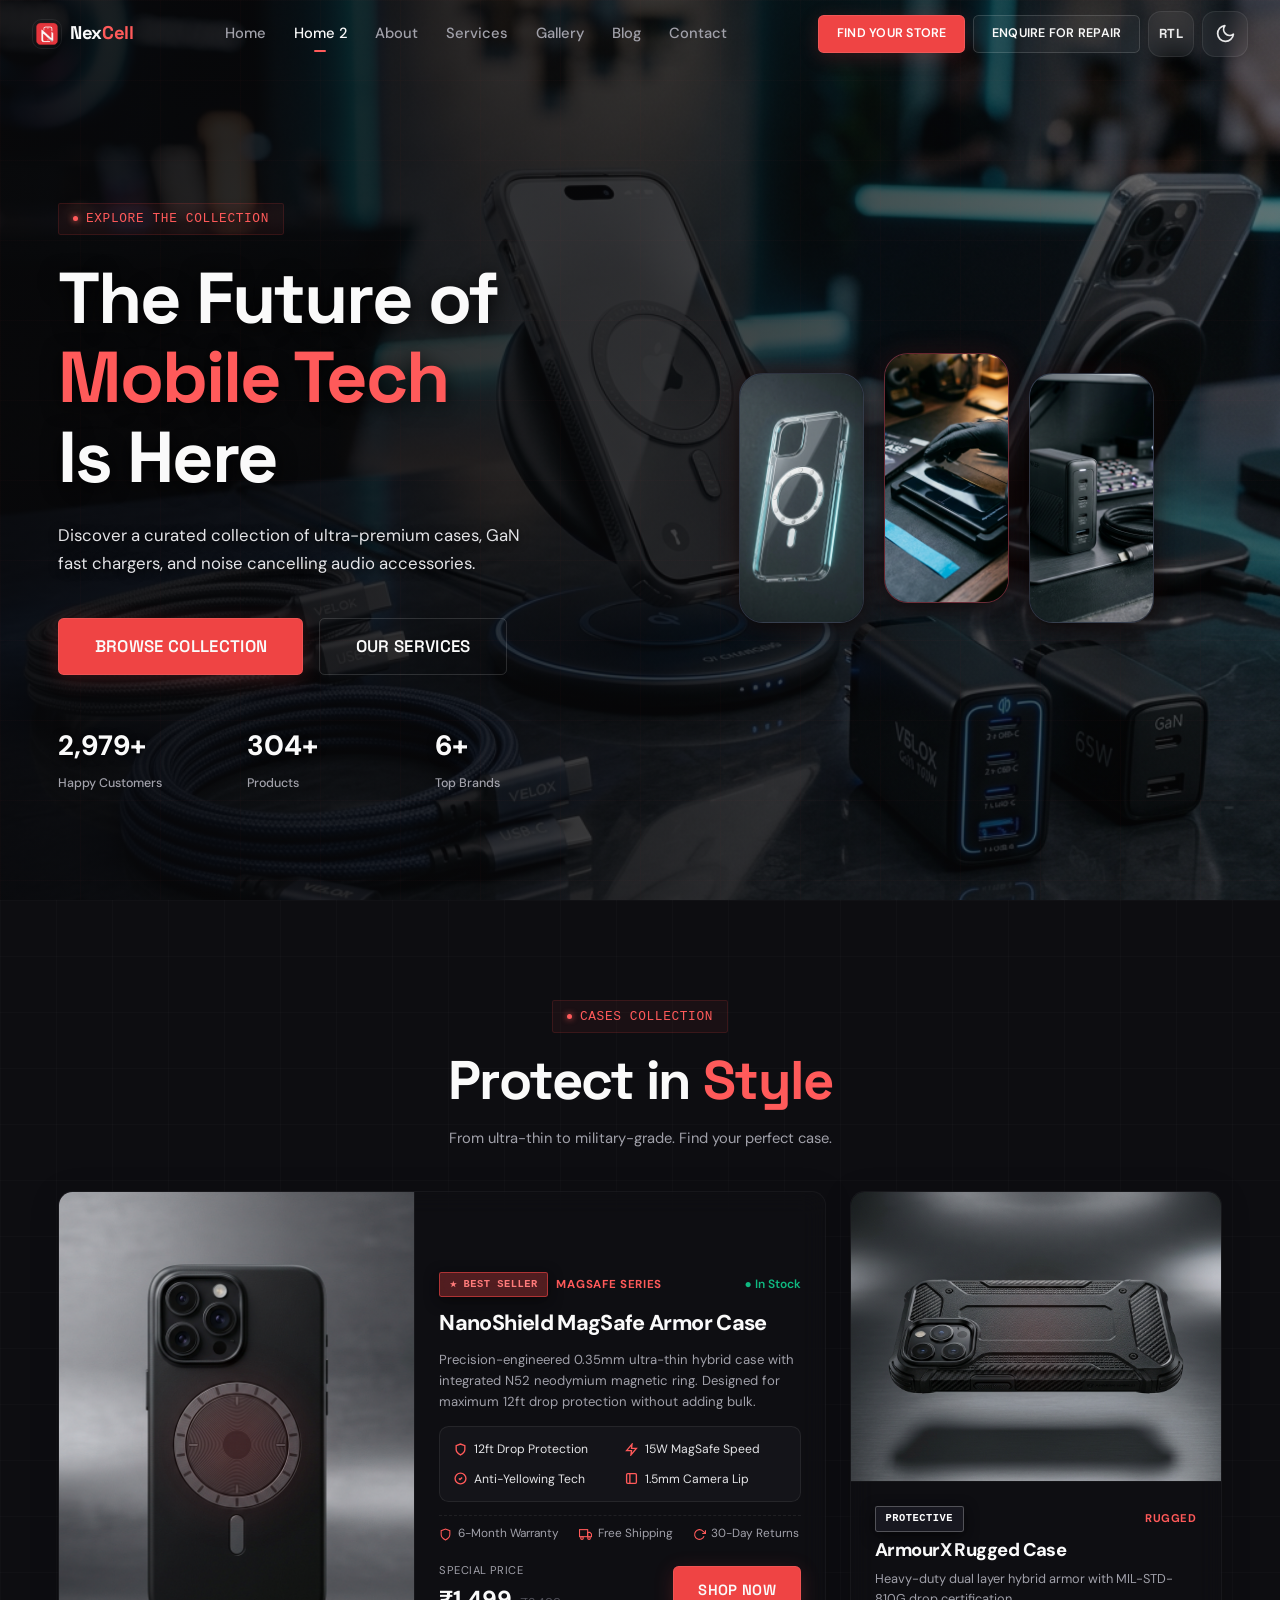
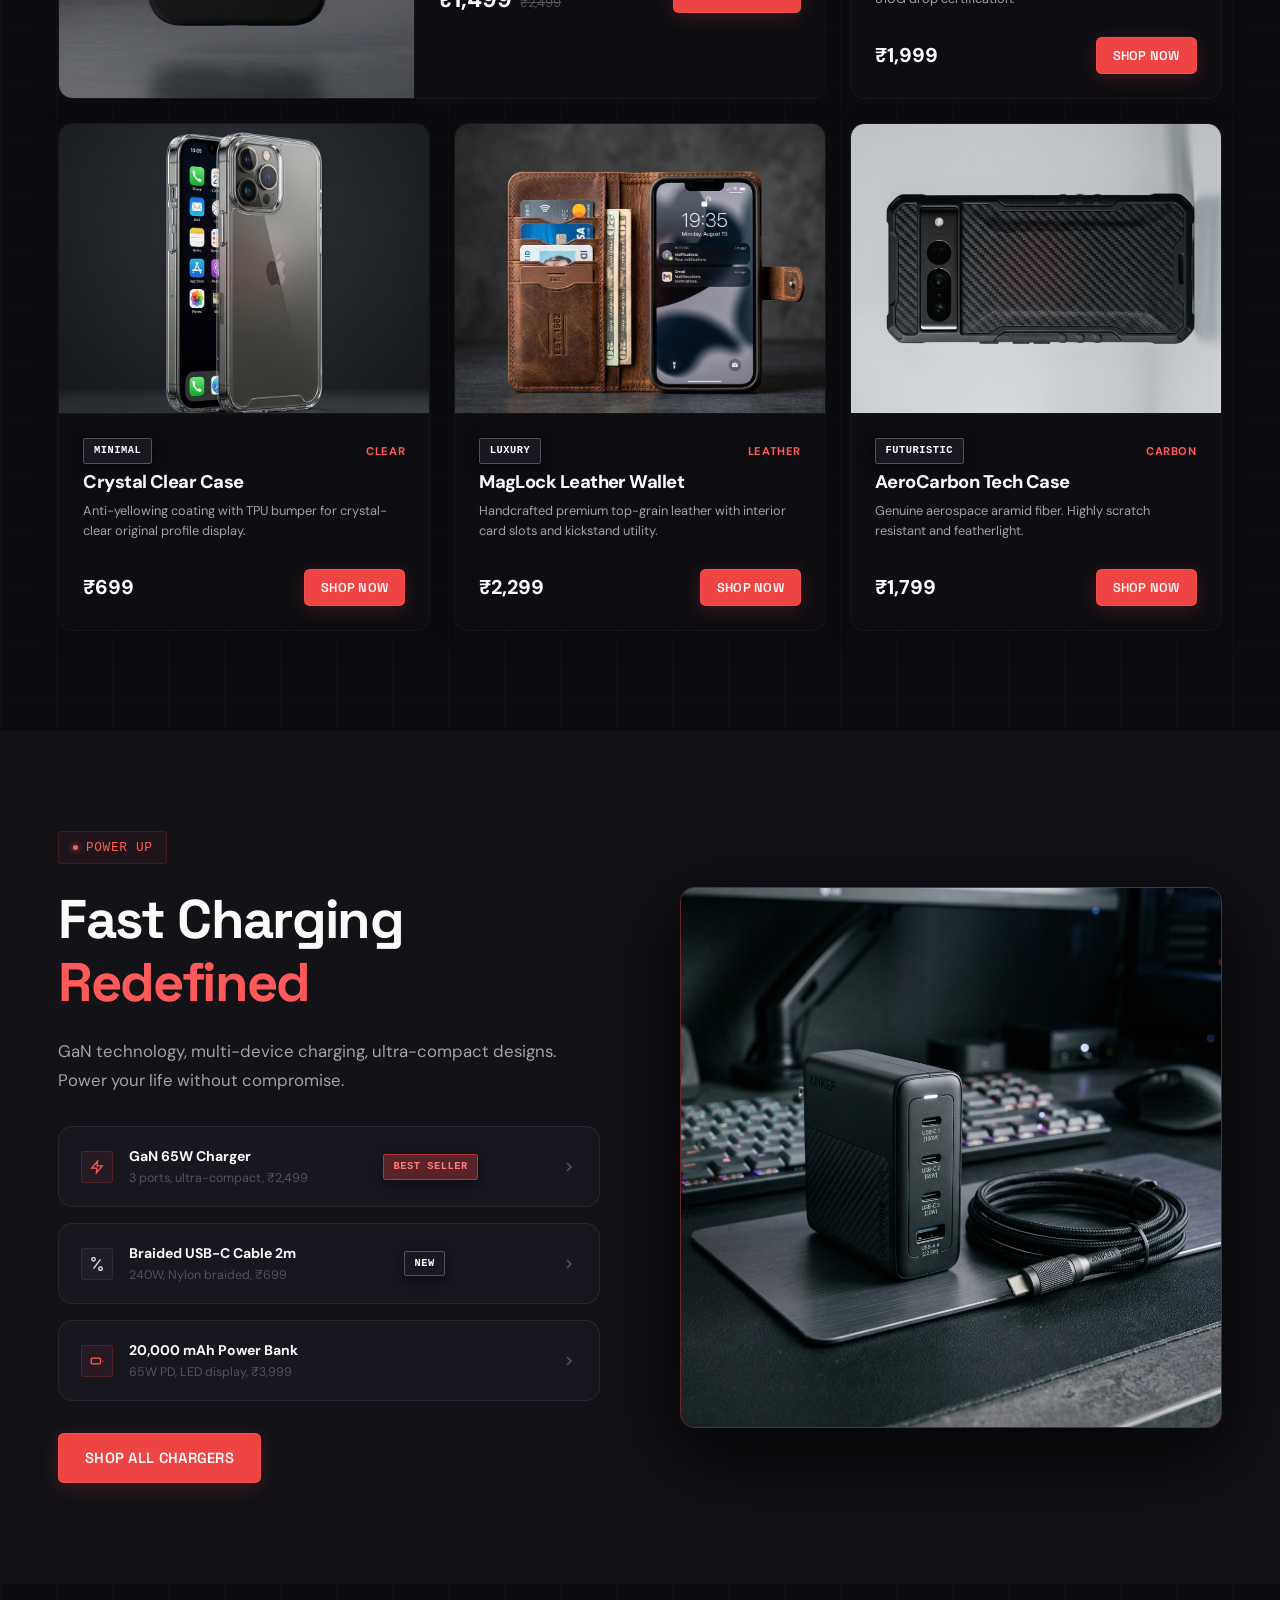
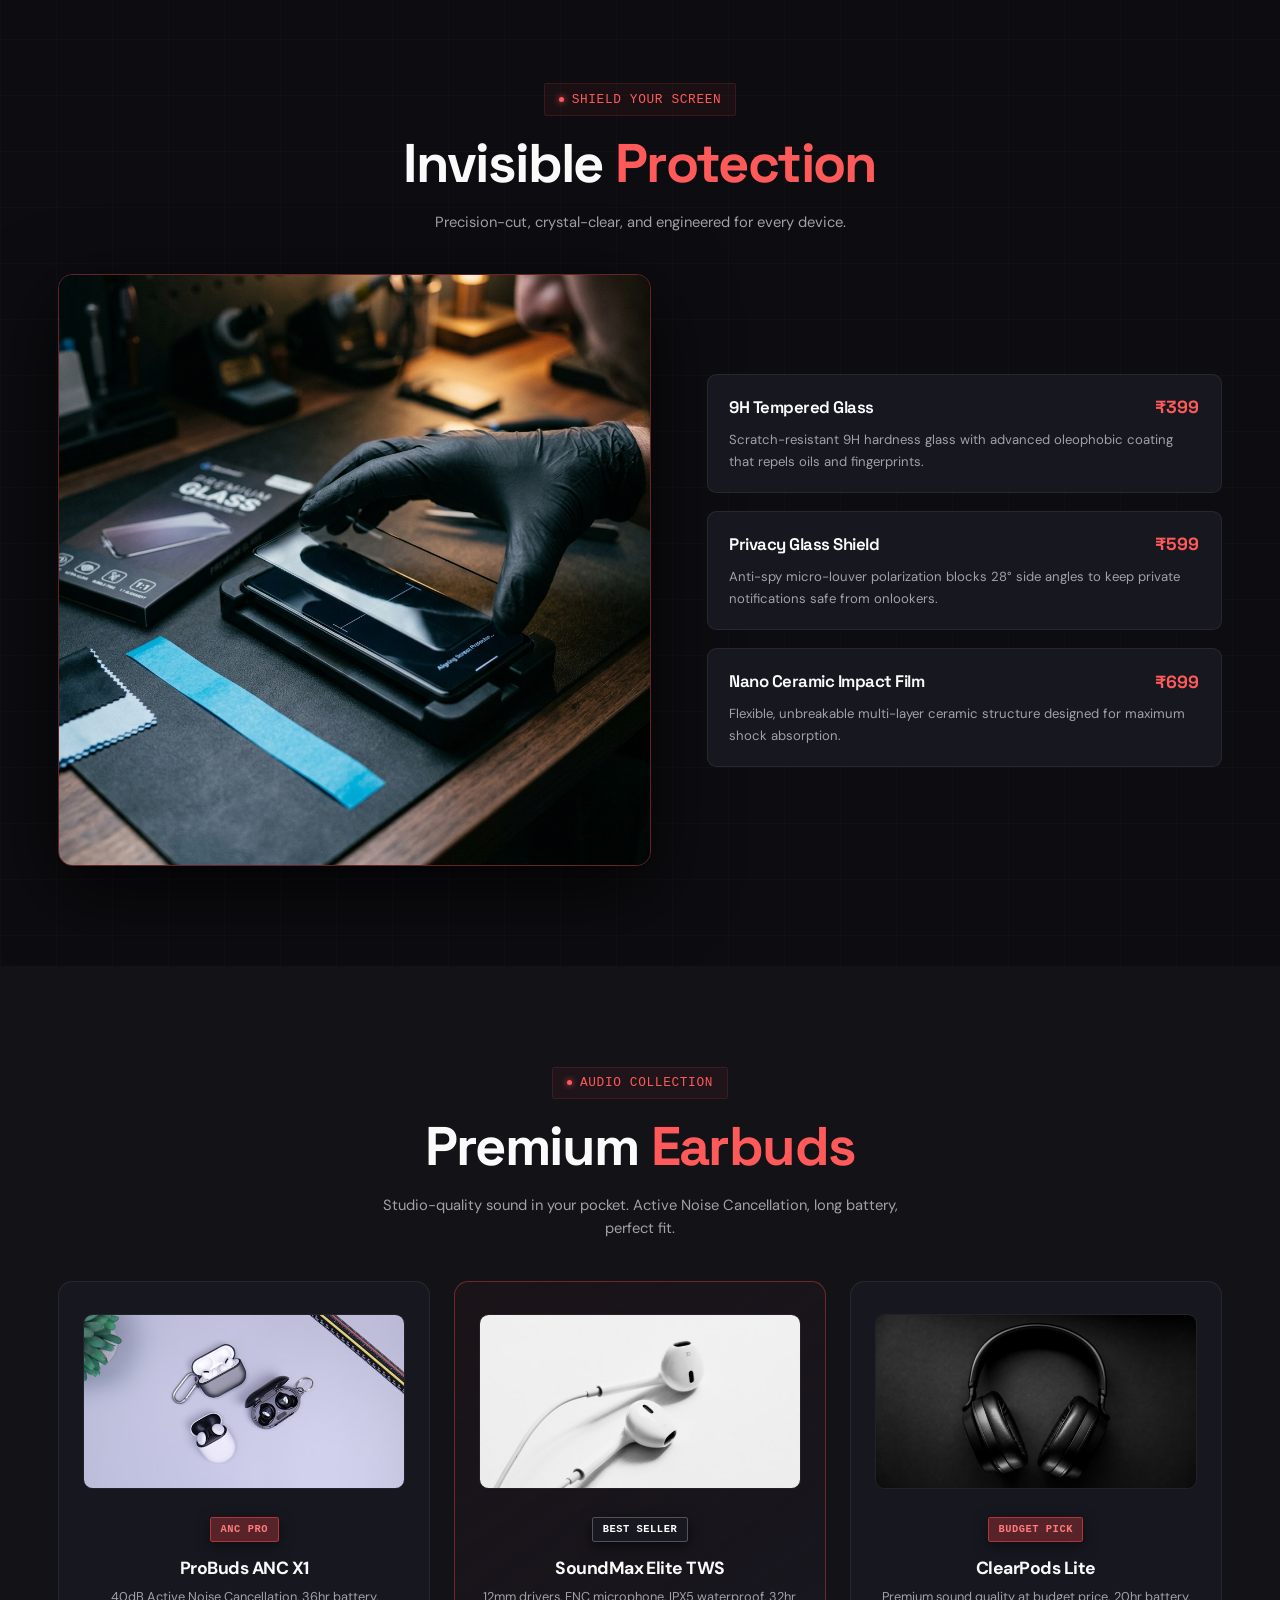
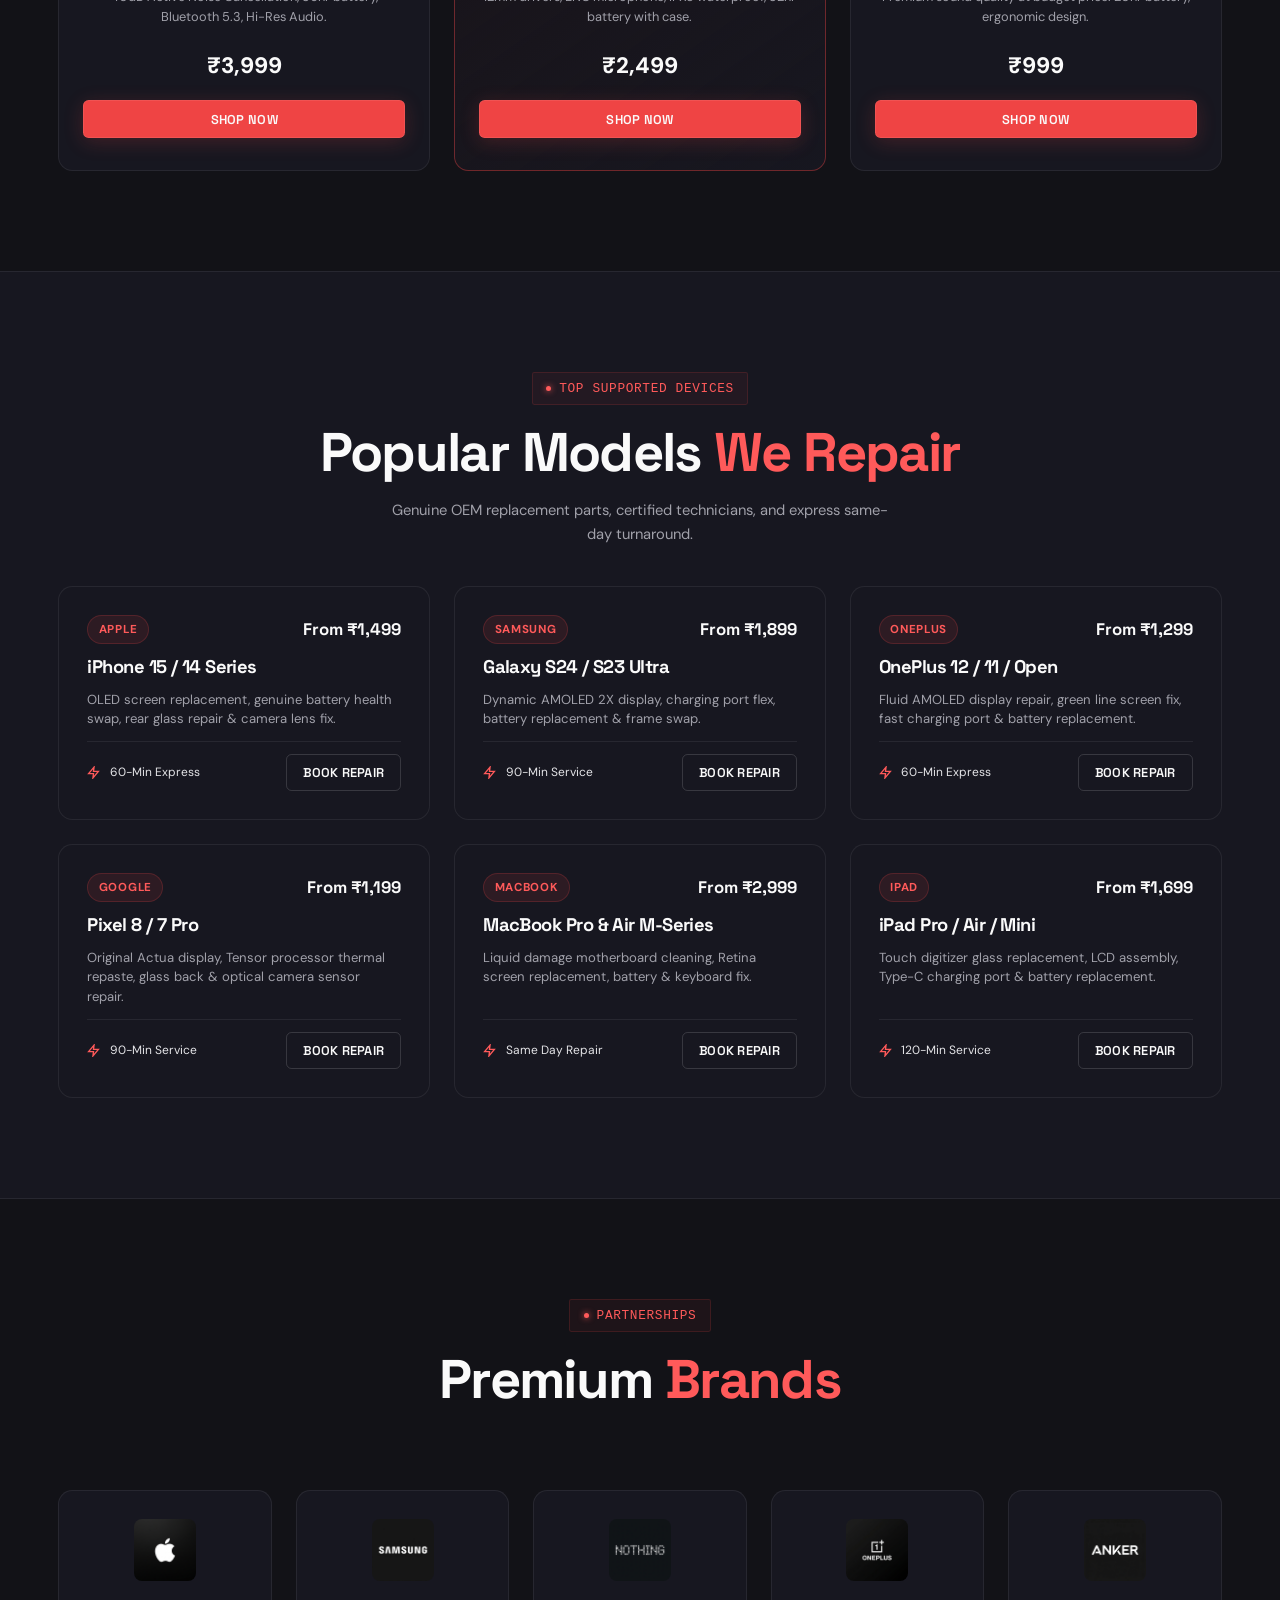
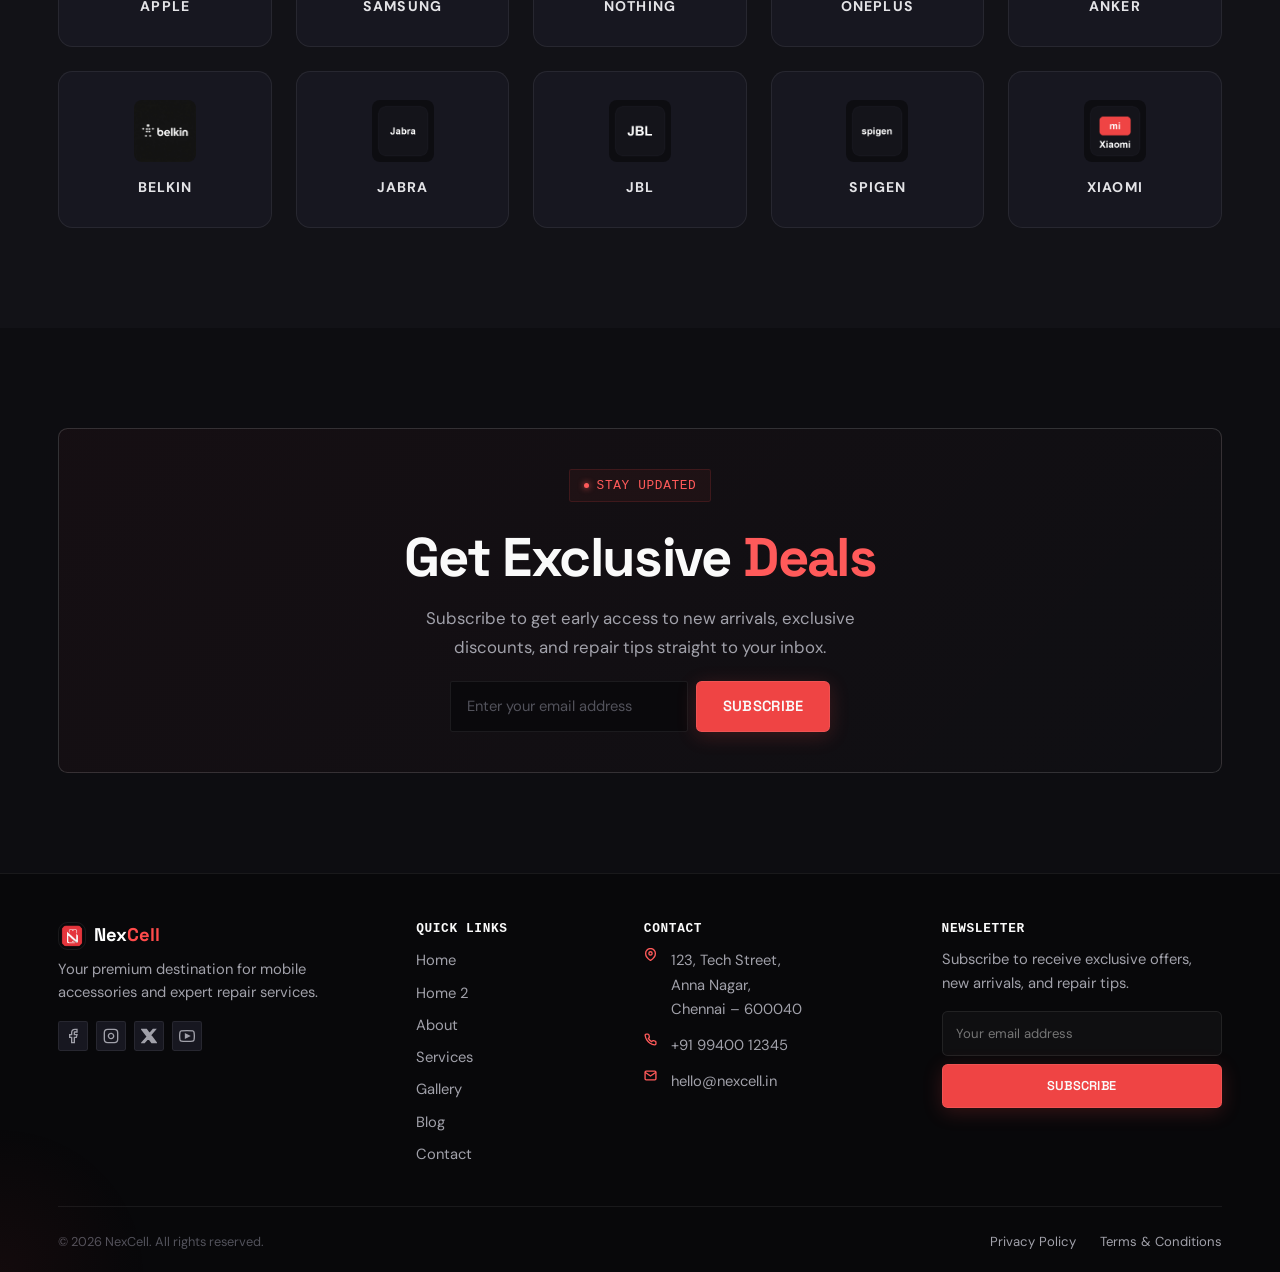
<file: home2.html>
<!DOCTYPE html>
<html lang="en" dir="ltr">
<head>
  <meta charset="UTF-8" />
  <meta name="viewport" content="width=device-width, initial-scale=1.0" />
  <meta name="description" content="NexCell — Explore our full range of premium phone cases, chargers, earbuds, screen protectors and more. Cinematic showcase." />
  <title>Explore — NexCell</title>
  <link rel="shortcut icon" type="image/x-icon" href="favicon.ico" />
  <!-- Theme: FOUC prevention (immediate before paint) -->
  <script>
    (function(){var t='dark';try{var s=localStorage.getItem('nexcell-theme');if(s==='light'||s==='dark')t=s;}catch(e){}if(t==='light')document.documentElement.setAttribute('data-theme','light');try{var d=localStorage.getItem('nexcell-dir');if(d==='rtl')document.documentElement.setAttribute('dir','rtl');}catch(e){}})();
  </script>

  <link rel="preconnect" href="https://fonts.googleapis.com" />
  <link rel="preconnect" href="https://fonts.gstatic.com" crossorigin />
  <link href="https://fonts.googleapis.com/css2?family=DM+Sans:ital,opsz,wght@0,9..40,300;0,9..40,400;0,9..40,500;0,9..40,600;0,9..40,700;1,9..40,400&family=Space+Grotesk:wght@300;400;500;600;700&display=swap" rel="stylesheet" />
  <link rel="stylesheet" href="css/style.css" />
  <link rel="stylesheet" href="css/theme.css" />
  <link rel="stylesheet" href="css/components.css" />
  <link rel="stylesheet" href="css/responsive.css" />
  <link rel="stylesheet" href="css/rtl.css" />
  <style>
    /* Home2 specific styles */
    .video-hero {
      min-height: 100vh;
      display: flex;
      align-items: center;
      position: relative;
      overflow: hidden;
      background: var(--clr-void);
    }

    .video-hero-bg {
      position: absolute;
      inset: 0;
      background-image: url('images/hero-accessories.png');
      background-size: cover;
      background-position: center;
      opacity: 0.55;
      z-index: 1;
    }

    .video-hero-overlay {
      position: absolute;
      inset: 0;
      background: var(--clr-home2-overlay);
      z-index: 2;
    }



    .grid-lines {
      position: absolute;
      inset: 0;
      background-image:
        linear-gradient(var(--clr-grid-lines) 1px, transparent 1px),
        linear-gradient(90deg, var(--clr-grid-lines) 1px, transparent 1px);
      background-size: 80px 80px;
      z-index: 2;
    }

    /* Hero Product Card Size Reduction */
    .phone-showcase {
      display: flex;
      gap: 1.25rem;
      align-items: flex-end;
      justify-content: center;
    }

    .phone-card-big {
      width: 125px;
      aspect-ratio: 9/18;
      background: var(--clr-phone-card);
      border-radius: 1.5rem;
      border: 1px solid var(--clr-border-md);
      display: flex;
      align-items: center;
      justify-content: center;
      box-shadow: var(--shadow-md), 0 0 25px rgba(239, 68, 68, 0.1);
      animation: floatY 4s ease-in-out infinite;
      overflow: hidden;
    }

    .phone-card-bigimg {
      width: 100%;
      height: 100%;
      object-fit: cover !important;
      border-radius: 0 !important;
      border: none !important;
    }

    .phone-card-big:nth-child(2) {
      transform: translateY(-20px);
      animation-delay: -2s;
      border-color: var(--clr-border-glow);
      box-shadow: var(--shadow-md), 0 0 25px rgba(239, 68, 68, 0.15);
    }

    .showcase-section {
      position: relative;
      overflow: hidden;
    }

    /* Protect in Style Grid Layout & Framing Fixes */
    .large-product-grid {
      display: grid;
      grid-template-columns: repeat(3, 1fr);
      gap: 1.5rem;
    }

    .large-product-card {
      background: var(--clr-large-card);
      backdrop-filter: blur(12px);
      -webkit-backdrop-filter: blur(12px);
      border: 1px solid rgba(255, 255, 255, 0.04);
      border-radius: var(--r-lg);
      overflow: hidden;
      transition: all var(--tr-base);
      position: relative;
      display: flex;
      flex-direction: column;
      box-shadow: 0 4px 30px rgba(0, 0, 0, 0.15);
    }

    .large-product-card.featured-hero-card {
      grid-column: span 2;
      display: grid;
      grid-template-columns: 1fr 1.15fr;
      align-items: stretch;
    }

    .large-product-card .visual {
      display: flex;
      align-items: center;
      justify-content: center;
      background: #0d0d11;
      border-bottom: 1px solid rgba(255, 255, 255, 0.03);
      overflow: hidden;
      height: 290px;
      padding: 0;
      position: relative;
    }

    .large-product-card.featured-hero-card .visual {
      height: 100%;
      min-height: 380px;
      border-bottom: none;
      border-right: 1px solid rgba(255, 255, 255, 0.04);
      padding: 0;
    }

    .large-product-card .visual img {
      width: 100% !important;
      height: 100% !important;
      object-fit: cover !important;
      border: none !important;
      border-radius: 0 !important;
      transition: transform var(--tr-base);
    }

    .large-product-card:hover .visual img {
      transform: scale(1.06);
    }

    .card-body-p {
      padding: 1.5rem;
      display: flex;
      flex-direction: column;
      flex-grow: 1;
    }

    .accent-line {
      width: 40px;
      height: 3px;
      background: var(--grad-text);
      border-radius: 2px;
      margin: 0.75rem 0;
    }

    /* Earbud showcase */
    .earbuds-grid {
      display: grid;
      grid-template-columns: repeat(3, 1fr);
      gap: 1.5rem;
    }

    .earbud-card {
      background: var(--clr-bg-card);
      border: 1px solid var(--clr-border);
      border-radius: var(--r-lg);
      padding: 2rem 1.5rem;
      text-align: center;
      transition: all 0.3s ease;
    }

    .earbud-card:hover {
      transform: translateY(-8px) scale(1.01);
      border-color: var(--clr-border-glow);
      box-shadow: var(--shadow-lg), 0 0 30px rgba(6,182,212,0.1);
    }

    .earbud-visual {
      height: 175px;
      width: 100%;
      margin: 0 auto 1.5rem;
      display: flex;
      align-items: center;
      justify-content: center;
      border-radius: var(--r-md);
      overflow: hidden;
      border: 1px solid rgba(255, 255, 255, 0.05);
      position: relative;
    }

    .earbud-visual img {
      width: 100% !important;
      height: 100% !important;
      object-fit: cover !important;
      border: none !important;
      border-radius: 0 !important;
      transition: transform var(--tr-base);
    }

    .earbud-card:hover .earbud-visual img {
      transform: scale(1.08);
    }

    /* Fast Charging Spec Cards (Clickable) */
    .charger-spec-card {
      display: flex;
      align-items: center;
      gap: 1rem;
      padding: 1.1rem 1.35rem;
      background: var(--clr-bg-card);
      border: 1px solid var(--clr-border);
      border-radius: var(--r-lg);
      text-decoration: none;
      transition: all var(--tr-base);
      cursor: pointer;
    }

    .charger-spec-card:hover {
      transform: translateX(6px);
      border-color: var(--clr-red-light);
      background: rgba(239, 68, 68, 0.05);
      box-shadow: var(--shadow-sm);
    }

    .charger-spec-card .spec-arrow {
      margin-left: auto;
      color: var(--clr-silver-dim);
      transition: all var(--tr-base);
    }

    .charger-spec-card:hover .spec-arrow {
      color: var(--clr-red-light);
      transform: translateX(4px);
    }

    /* Invisible Protection Layout Balance */
    .protection-grid {
      display: grid;
      grid-template-columns: 1.15fr 1fr;
      gap: 3.5rem;
      align-items: stretch;
    }

    .protection-visual-wrap {
      position: relative;
      height: 100%;
      min-height: 380px;
      border-radius: var(--r-lg);
      overflow: hidden;
      border: 1.5px solid var(--clr-border-glow);
      box-shadow: var(--shadow-xl);
    }

    .protection-visual-wrap img {
      width: 100% !important;
      height: 100% !important;
      object-fit: cover !important;
      border: none !important;
      border-radius: 0 !important;
    }

    .protection-card-item {
      padding: 1.15rem 1.35rem;
      background: var(--clr-bg-card);
      border: 1px solid var(--clr-border);
      border-radius: var(--r-md);
      transition: all var(--tr-base);
    }

    .protection-card-item:hover {
      border-color: var(--clr-border-glow);
      transform: translateY(-3px);
      box-shadow: var(--shadow-md);
    }

    /* Popular Models We Repair Cards */
    .model-repair-grid {
      display: grid;
      grid-template-columns: repeat(3, 1fr);
      gap: 1.5rem;
    }

    .model-repair-card {
      background: var(--clr-bg-card);
      border: 1px solid var(--clr-border);
      border-radius: var(--r-lg);
      padding: 1.75rem;
      display: flex;
      flex-direction: column;
      gap: 0.75rem;
      transition: all var(--tr-base);
    }

    .model-repair-card:hover {
      transform: translateY(-6px);
      border-color: var(--clr-border-glow);
      box-shadow: var(--shadow-lg);
    }

    .model-repair-header {
      display: flex;
      align-items: center;
      justify-content: space-between;
    }

    .model-brand-badge {
      font-size: 0.72rem;
      font-weight: 700;
      text-transform: uppercase;
      letter-spacing: 0.06em;
      padding: 0.25rem 0.65rem;
      border-radius: 999px;
      background: rgba(239, 68, 68, 0.1);
      color: var(--clr-red-light);
      border: 1px solid rgba(239, 68, 68, 0.2);
    }

    .model-repair-price {
      font-family: var(--font-display);
      font-weight: 800;
      font-size: 1.05rem;
      color: var(--clr-white);
    }

    .model-repair-title {
      font-family: var(--font-display);
      font-size: 1.15rem;
      font-weight: 700;
      color: var(--clr-white);
      margin: 0;
    }

    .model-repair-desc {
      font-size: 0.82rem;
      color: var(--clr-silver);
      line-height: 1.5;
      margin: 0;
    }

    .model-repair-footer {
      display: flex;
      align-items: center;
      justify-content: space-between;
      margin-top: auto;
      padding-top: 0.75rem;
      border-top: 1px solid var(--clr-border);
    }

    .repair-time-badge {
      font-size: 0.75rem;
      color: var(--clr-silver-light);
      display: flex;
      align-items: center;
      gap: 0.35rem;
    }

    /* Brand Grid & Logos */
    .brand-grid-alt {
      display: grid;
      grid-template-columns: repeat(5, 1fr);
      gap: 1.5rem;
    }

    .brand-card-alt {
      background: var(--clr-bg-card);
      border: 1px solid var(--clr-border);
      border-radius: var(--r-lg);
      padding: 1.75rem 1.25rem;
      min-height: 150px;
      display: flex;
      flex-direction: column;
      align-items: center;
      justify-content: center;
      gap: 0.85rem;
      transition: all 0.35s ease;
      cursor: pointer;
    }

    .brand-card-alt:hover {
      transform: translateY(-6px) scale(1.03);
      border-color: var(--clr-red-light);
      box-shadow: 0 12px 35px rgba(239, 68, 68, 0.15);
      background: linear-gradient(145deg, rgba(239,68,68,0.04), var(--clr-bg-card));
    }

    .brand-card-img {
      height: 62px !important;
      width: auto !important;
      max-width: 150px !important;
      object-fit: contain !important;
      border: none !important;
      border-radius: 8px !important;
      transition: transform var(--tr-base);
    }

    .brand-card-alt:hover .brand-card-img {
      transform: scale(1.08);
    }

    .brand-card-alt .b-name {
      font-size: 0.88rem;
      font-weight: 700;
      color: var(--clr-silver-light);
      text-transform: uppercase;
      letter-spacing: 0.08em;
      transition: color var(--tr-base);
    }

    .brand-card-alt:hover .b-name {
      color: var(--clr-white);
    }

    /* Light Theme Overrides */
    [data-theme="light"] .brand-card-alt {
      background: #ffffff;
      border-color: rgba(0, 0, 0, 0.08);
      box-shadow: 0 4px 15px rgba(0, 0, 0, 0.03);
    }
    [data-theme="light"] .brand-card-alt svg {
      color: #1e293b;
    }
    [data-theme="light"] .brand-card-alt .b-name {
      color: #475569;
    }
    [data-theme="light"] .brand-card-alt:hover {
      border-color: var(--clr-red);
      box-shadow: 0 10px 25px rgba(239, 68, 68, 0.12);
    }
    [data-theme="light"] .brand-card-alt:hover svg {
      color: var(--clr-red);
    }
    [data-theme="light"] .model-repair-card {
      background: #ffffff;
      border-color: rgba(0, 0, 0, 0.08);
      box-shadow: 0 4px 15px rgba(0, 0, 0, 0.03);
    }
    [data-theme="light"] .model-repair-title {
      color: #0d0d11;
    }
    [data-theme="light"] .model-repair-price {
      color: var(--clr-red);
    }
    [data-theme="light"] .model-repair-desc {
      color: #4b5563;
    }
    [data-theme="light"] .model-repair-footer {
      border-top-color: rgba(0, 0, 0, 0.06);
    }
    [data-theme="light"] .repair-time-badge {
      color: #6b7280;
    }
    [data-theme="light"] .charger-spec-card {
      background: #ffffff;
      border-color: rgba(0, 0, 0, 0.08);
      box-shadow: 0 2px 10px rgba(0, 0, 0, 0.02);
    }
    [data-theme="light"] .charger-spec-card:hover {
      border-color: var(--clr-red);
      background: rgba(239, 68, 68, 0.03);
    }
    [data-theme="light"] .protection-card-item {
      background: #ffffff;
      border-color: rgba(0, 0, 0, 0.08);
    }
    [data-theme="light"] .protection-card-item h3 {
      color: #0d0d11;
    }
  </style>
</head>
<body>

<!-- NAVBAR -->
<header>
  <nav class="navbar" id="navbar" role="navigation" aria-label="Main navigation">
    <div class="navbar-inner">
      <a href="index.html" class="navbar-logo">
        <img src="images/logo.png" alt="NexCell Logo" style="height: 30px; width: auto; object-fit: contain; flex-shrink: 0;" />
        <div class="logo-text">Nex<span>Cell</span></div>
      </a>
      <ul class="navbar-nav" role="list">
        <li><a href="index.html"    class="nav-link">Home</a></li>
        <li><a href="home2.html"    class="nav-link active">Home 2</a></li>
        <li><a href="about.html"    class="nav-link">About</a></li>

        <li><a href="services.html" class="nav-link">Services</a></li>
        <li><a href="gallery.html"  class="nav-link">Gallery</a></li>
        <li><a href="blog.html"     class="nav-link">Blog</a></li>
        <li><a href="contact.html"  class="nav-link">Contact</a></li>
      </ul>

      <!-- Navbar Right Actions -->
      <div style="display:flex;align-items:center;gap:0.5rem;">
        <a href="contact.html" class="navbar-cta-primary">Find Your Store</a>
        <a href="services.html" class="navbar-cta-secondary">Enquire for Repair</a>
        <button class="navbar-profile-btn" id="rtlToggle" aria-label="Switch to Right-to-Left layout" title="Switch to RTL" type="button">
          <span class="rtl-toggle-text">RTL</span>
        </button>
        <button class="navbar-profile-btn" id="themeToggle" aria-label="Switch to light mode" type="button">
          <svg xmlns="http://www.w3.org/2000/svg" width="20" height="20" viewBox="0 0 24 24" fill="none" stroke="currentColor" stroke-width="2" stroke-linecap="round" stroke-linejoin="round">
            <path d="M21 12.79A9 9 0 1 1 11.21 3 7 7 0 0 0 21 12.79z"></path>
          </svg>
        </button>
        <button class="menu-toggle" id="menuToggle" aria-label="Toggle menu">
        <span></span><span></span><span></span>
      </button>
      </div>
      </div>

    </div>
  </nav>

  <nav class="mobile-nav" id="mobileNav">
    <a href="index.html"    class="nav-link">Home</a>
    <a href="home2.html"    class="nav-link active">Home 2</a>
    <a href="about.html"    class="nav-link">About</a>
    <a href="services.html" class="nav-link">Services</a>
    <a href="gallery.html"  class="nav-link">Gallery</a>
    <a href="blog.html"     class="nav-link">Blog</a>
    <a href="contact.html"  class="nav-link">Contact</a>
    <div style="display:flex; flex-direction:column; gap:0.5rem; margin-top:0.75rem; padding-top:0.75rem; border-top:1px solid var(--clr-border);">
      <a href="contact.html" class="navbar-cta-primary" style="width:100%;">Find Your Store</a>
      <a href="services.html" class="navbar-cta-secondary" style="width:100%;">Enquire for Repair</a>
    </div>
  </nav>
</header>

<!-- ══ SECTION 1 — CINEMATIC HERO ══ -->
<section class="video-hero" aria-label="Hero banner">
  <div class="video-hero-bg"></div>
  <div class="video-hero-overlay"></div>
  <div class="grid-lines" aria-hidden="true"></div>

  <div class="container" style="display:grid;grid-template-columns:1fr 1fr;gap:4rem;align-items:center;min-height:100vh;padding-top:6rem;position:relative;z-index:3;">
    <!-- Left -->
    <div>
      <div class="section-tag" style="margin-bottom:1.5rem;">Explore The Collection</div>
      <h1 style="font-size:clamp(2.5rem,6vw,4.5rem);font-weight:900;line-height:1.1;letter-spacing:-0.03em;margin-bottom:1.5rem;text-shadow:0 4px 20px rgba(0,0,0,0.95);">
        The Future of<br /><span class="grad-text">Mobile Tech</span><br />Is Here
      </h1>
      <p style="color:var(--clr-silver-light);font-size:1.05rem;line-height:1.7;margin-bottom:2.5rem;max-width:480px;text-shadow:0 2px 10px rgba(0,0,0,0.85);">
        Discover a curated collection of ultra-premium cases, GaN fast chargers, and noise cancelling audio accessories.
      </p>
      <div style="display:flex;gap:1rem;flex-wrap:wrap;">
        <a href="gallery.html"  class="btn btn-primary btn-lg">Browse Collection</a>
        <a href="services.html" class="btn btn-outline btn-lg">Our Services</a>
      </div>

      <!-- Stats row -->
      <div style="display:grid;grid-template-columns:repeat(3,1fr);gap:1rem;margin-top:3rem;">
        <div>
          <div style="font-size:1.75rem;font-weight:800;font-family:var(--font-head);color:var(--clr-white);text-shadow:0 2px 8px rgba(0,0,0,0.8);" data-count="4900" data-suffix="+">0+</div>
          <div style="font-size:0.78rem;color:var(--clr-silver);margin-top:0.25rem;font-weight:500;">Happy Customers</div>
        </div>
        <div>
          <div style="font-size:1.75rem;font-weight:800;font-family:var(--font-head);color:var(--clr-white);text-shadow:0 2px 8px rgba(0,0,0,0.8);" data-count="500" data-suffix="+">0+</div>
          <div style="font-size:0.78rem;color:var(--clr-silver);margin-top:0.25rem;font-weight:500;">Products</div>
        </div>
        <div>
          <div style="font-size:1.75rem;font-weight:800;font-family:var(--font-head);color:var(--clr-white);text-shadow:0 2px 8px rgba(0,0,0,0.8);" data-count="10" data-suffix="+">0+</div>
          <div style="font-size:0.78rem;color:var(--clr-silver);margin-top:0.25rem;font-weight:500;">Top Brands</div>
        </div>
      </div>
    </div>

    <!-- Right: Phone showcase -->
    <div class="phone-showcase" aria-hidden="true">
      <div class="phone-card-big">
        <img src="images/product-case.png" class="phone-card-bigimg" alt="MagSafe Case" />
      </div>
      <div class="phone-card-big">
        <img src="images/product-protector.png" class="phone-card-bigimg" alt="Screen Protector" />
      </div>
      <div class="phone-card-big">
        <img src="images/product-charger.png" class="phone-card-bigimg" alt="GaN Charger" />
      </div>
    </div>
  </div>
</section>

<!-- ══ SECTION 2 — PHONE CASES SHOWCASE ══ -->
<section class="section bg-grid showcase-section" aria-label="Phone cases showcase">
  <div class="container">
    <div class="section-header">
      <div class="section-tag reveal">Cases Collection</div>
      <h2 class="section-title reveal delay-1">Protect in <span class="grad-text">Style</span></h2>
      <p class="section-subtitle reveal delay-2">From ultra-thin to military-grade. Find your perfect case.</p>
    </div>

    <div class="large-product-grid">
      <!-- Card 1: MagSafe Case (Featured Hero Card) -->
      <article class="large-product-card featured-hero-card reveal">
        <div class="visual">
          <div style="position: absolute; width: 180px; height: 180px; border-radius: 50%; background: radial-gradient(circle, rgba(239,68,68,0.2) 0%, transparent 70%); filter: blur(15px); z-index: 0;"></div>
          <img src="images/case-magsafe.png" alt="NanoShield MagSafe Case" />
        </div>
        <div class="card-body-p" style="justify-content:center; gap: 0.85rem;">
          <div style="display:flex; align-items:center; justify-content:space-between;">
            <div style="display:flex; align-items:center; gap:0.5rem;">
              <span class="badge badge-red">★ BEST SELLER</span>
              <span style="font-size:0.72rem; font-weight:700; letter-spacing:0.06em; text-transform:uppercase; color:var(--clr-red-light);">MagSafe Series</span>
            </div>
            <span style="font-size:0.75rem; color:var(--clr-success); font-weight:600; display:flex; align-items:center; gap:0.25rem;">● In Stock</span>
          </div>

          <h3 style="font-family:var(--font-head); font-size:1.35rem; font-weight:800; color:var(--clr-white); margin:0;">NanoShield MagSafe Armor Case</h3>
          
          <p style="color:var(--clr-silver); font-size:0.82rem; line-height:1.6; margin:0;">Precision-engineered 0.35mm ultra-thin hybrid case with integrated N52 neodymium magnetic ring. Designed for maximum 12ft drop protection without adding bulk.</p>

          <!-- Key Highlights Grid -->
          <div style="display:grid; grid-template-columns:1fr 1fr; gap:0.6rem; padding:0.75rem 0.85rem; background:rgba(255,255,255,0.03); border:1px solid var(--clr-border); border-radius:var(--r-md);">
            <div style="display:flex; align-items:center; gap:0.45rem; font-size:0.76rem; color:var(--clr-silver-light);">
              <svg viewBox="0 0 24 24" width="13" height="13" stroke="var(--clr-red-light)" stroke-width="2.5" fill="none"><path d="M12 22s8-4 8-10V5l-8-3-8 3v7c0 6 8 10 8 10z"></path></svg>
              <span>12ft Drop Protection</span>
            </div>
            <div style="display:flex; align-items:center; gap:0.45rem; font-size:0.76rem; color:var(--clr-silver-light);">
              <svg viewBox="0 0 24 24" width="13" height="13" stroke="var(--clr-red-light)" stroke-width="2.5" fill="none"><path d="M13 2L3 14h9l-1 8 10-12h-9l1-8z"></path></svg>
              <span>15W MagSafe Speed</span>
            </div>
            <div style="display:flex; align-items:center; gap:0.45rem; font-size:0.76rem; color:var(--clr-silver-light);">
              <svg viewBox="0 0 24 24" width="13" height="13" stroke="var(--clr-red-light)" stroke-width="2.5" fill="none"><circle cx="12" cy="12" r="10"></circle><path d="m9 12 2 2 4-4"></path></svg>
              <span>Anti-Yellowing Tech</span>
            </div>
            <div style="display:flex; align-items:center; gap:0.45rem; font-size:0.76rem; color:var(--clr-silver-light);">
              <svg viewBox="0 0 24 24" width="13" height="13" stroke="var(--clr-red-light)" stroke-width="2.5" fill="none"><rect x="3" y="3" width="18" height="18" rx="2" ry="2"></rect><line x1="9" y1="3" x2="9" y2="21"></line></svg>
              <span>1.5mm Camera Lip</span>
            </div>
          </div>

          <!-- Extra perks bar -->
          <div style="display:flex; align-items:center; gap:1.25rem; font-size:0.74rem; color:var(--clr-silver); border-top:1px dashed var(--clr-border); padding-top:0.5rem; flex-wrap:wrap;">
            <span style="display:flex; align-items:center; gap:0.35rem;"><svg viewBox="0 0 24 24" width="13" height="13" stroke="var(--clr-red-light)" stroke-width="2" fill="none"><path d="M12 22s8-4 8-10V5l-8-3-8 3v7c0 6 8 10 8 10z"></path></svg> 6-Month Warranty</span>
            <span style="display:flex; align-items:center; gap:0.35rem;"><svg viewBox="0 0 24 24" width="13" height="13" stroke="var(--clr-red-light)" stroke-width="2" fill="none"><rect x="1" y="3" width="15" height="13"></rect><polygon points="16 8 20 8 23 11 23 16 16 16 16 8"></polygon><circle cx="5.5" cy="18.5" r="2.5"></circle><circle cx="18.5" cy="18.5" r="2.5"></circle></svg> Free Shipping</span>
            <span style="display:flex; align-items:center; gap:0.35rem;"><svg viewBox="0 0 24 24" width="13" height="13" stroke="var(--clr-red-light)" stroke-width="2" fill="none"><polyline points="23 4 23 10 17 10"></polyline><path d="M20.49 15a9 9 0 1 1-2.12-9.36L23 10"></path></svg> 30-Day Returns</span>
          </div>

          <div style="display:flex; align-items:center; justify-content:space-between; margin-top:0.25rem;">
            <div>
              <span style="font-size:0.7rem; color:var(--clr-silver); display:block; text-transform:uppercase; letter-spacing:0.04em;">Special Price</span>
              <div style="display:flex; align-items:baseline; gap:0.5rem;">
                <span style="font-family:var(--font-head); font-size:1.45rem; font-weight:800; color:var(--clr-white);">₹1,499</span>
                <span style="font-size:0.8rem; color:var(--clr-silver-dim); text-decoration:line-through;">₹2,499</span>
              </div>
            </div>
            <a href="gallery.html" class="btn btn-primary" style="padding:0.65rem 1.5rem;">Shop Now</a>
          </div>
        </div>
      </article>

      <!-- Card 2: Rugged Case -->
      <article class="large-product-card reveal delay-1">
        <div class="visual">
          <div style="position: absolute; width: 130px; height: 130px; border-radius: 50%; background: radial-gradient(circle, rgba(239,68,68,0.1) 0%, transparent 70%); filter: blur(10px); z-index: 0;"></div>
          <img src="images/case-rugged.png" alt="ArmourX Rugged Case" />
        </div>
        <div class="card-body-p">
          <div style="display:flex; align-items:center; justify-content:space-between; margin-bottom:0.5rem;">
            <span class="badge badge-zinc">Protective</span>
            <span style="font-size:0.7rem; font-weight:700; letter-spacing:0.05em; text-transform:uppercase; color:var(--clr-red-light);">Rugged</span>
          </div>
          <h3 style="font-family:var(--font-head); font-size:1.15rem; font-weight:800; color:var(--clr-white); margin-bottom:0.5rem;">ArmourX Rugged Case</h3>
          <p style="color:var(--clr-silver); font-size:0.8rem; line-height:1.6; margin-bottom:1.25rem; min-height:48px;">Heavy-duty dual layer hybrid armor with MIL-STD-810G drop certification.</p>
          <div style="display:flex; align-items:center; justify-content:space-between; margin-top:auto;">
            <span style="font-family:var(--font-head); font-size:1.25rem; font-weight:800; color:var(--clr-white);">₹1,999</span>
            <a href="gallery.html" class="btn btn-primary btn-sm">Shop Now</a>
          </div>
        </div>
      </article>

      <!-- Card 3: Transparent Case -->
      <article class="large-product-card reveal delay-2">
        <div class="visual">
          <div style="position: absolute; width: 130px; height: 130px; border-radius: 50%; background: radial-gradient(circle, rgba(239,68,68,0.1) 0%, transparent 70%); filter: blur(10px); z-index: 0;"></div>
          <img src="images/case-transparent.png" alt="Crystal Clear Case" />
        </div>
        <div class="card-body-p">
          <div style="display:flex; align-items:center; justify-content:space-between; margin-bottom:0.5rem;">
            <span class="badge badge-zinc">Minimal</span>
            <span style="font-size:0.7rem; font-weight:700; letter-spacing:0.05em; text-transform:uppercase; color:var(--clr-red-light);">Clear</span>
          </div>
          <h3 style="font-family:var(--font-head); font-size:1.15rem; font-weight:800; color:var(--clr-white); margin-bottom:0.5rem;">Crystal Clear Case</h3>
          <p style="color:var(--clr-silver); font-size:0.8rem; line-height:1.6; margin-bottom:1.25rem; min-height:48px;">Anti-yellowing coating with TPU bumper for crystal-clear original profile display.</p>
          <div style="display:flex; align-items:center; justify-content:space-between; margin-top:auto;">
            <span style="font-family:var(--font-head); font-size:1.25rem; font-weight:800; color:var(--clr-white);">₹699</span>
            <a href="gallery.html" class="btn btn-primary btn-sm">Shop Now</a>
          </div>
        </div>
      </article>

      <!-- Card 4: Leather Wallet Case -->
      <article class="large-product-card reveal">
        <div class="visual">
          <div style="position: absolute; width: 130px; height: 130px; border-radius: 50%; background: radial-gradient(circle, rgba(239,68,68,0.1) 0%, transparent 70%); filter: blur(10px); z-index: 0;"></div>
          <img src="images/case-leather.png" alt="MagLock Leather Wallet Case" />
        </div>
        <div class="card-body-p">
          <div style="display:flex; align-items:center; justify-content:space-between; margin-bottom:0.5rem;">
            <span class="badge badge-zinc">Luxury</span>
            <span style="font-size:0.7rem; font-weight:700; letter-spacing:0.05em; text-transform:uppercase; color:var(--clr-red-light);">Leather</span>
          </div>
          <h3 style="font-family:var(--font-head); font-size:1.15rem; font-weight:800; color:var(--clr-white); margin-bottom:0.5rem;">MagLock Leather Wallet</h3>
          <p style="color:var(--clr-silver); font-size:0.8rem; line-height:1.6; margin-bottom:1.25rem; min-height:48px;">Handcrafted premium top-grain leather with interior card slots and kickstand utility.</p>
          <div style="display:flex; align-items:center; justify-content:space-between; margin-top:auto;">
            <span style="font-family:var(--font-head); font-size:1.25rem; font-weight:800; color:var(--clr-white);">₹2,299</span>
            <a href="gallery.html" class="btn btn-primary btn-sm">Shop Now</a>
          </div>
        </div>
      </article>

      <!-- Card 5: Carbon Fiber Case -->
      <article class="large-product-card reveal delay-1">
        <div class="visual">
          <div style="position: absolute; width: 130px; height: 130px; border-radius: 50%; background: radial-gradient(circle, rgba(239,68,68,0.1) 0%, transparent 70%); filter: blur(10px); z-index: 0;"></div>
          <img src="images/case-carbon.png" alt="AeroCarbon Case" />
        </div>
        <div class="card-body-p">
          <div style="display:flex; align-items:center; justify-content:space-between; margin-bottom:0.5rem;">
            <span class="badge badge-zinc">Futuristic</span>
            <span style="font-size:0.7rem; font-weight:700; letter-spacing:0.05em; text-transform:uppercase; color:var(--clr-red-light);">Carbon</span>
          </div>
          <h3 style="font-family:var(--font-head); font-size:1.15rem; font-weight:800; color:var(--clr-white); margin-bottom:0.5rem;">AeroCarbon Tech Case</h3>
          <p style="color:var(--clr-silver); font-size:0.8rem; line-height:1.6; margin-bottom:1.25rem; min-height:48px;">Genuine aerospace aramid fiber. Highly scratch resistant and featherlight.</p>
          <div style="display:flex; align-items:center; justify-content:space-between; margin-top:auto;">
            <span style="font-family:var(--font-head); font-size:1.25rem; font-weight:800; color:var(--clr-white);">₹1,799</span>
            <a href="gallery.html" class="btn btn-primary btn-sm">Shop Now</a>
          </div>
        </div>
      </article>
    </div>
  </div>
</section>

<!-- ══ SECTION 3 — CHARGERS & CABLES ══ -->
<section class="section" style="background:var(--clr-bg-2);" aria-label="Chargers and cables">
  <div class="container">
    <div style="display:grid;grid-template-columns:1fr 1fr;gap:5rem;align-items:center;">
      <!-- Left content -->
      <div class="reveal-left">
        <div class="section-tag" style="margin-bottom:1.5rem;">Power Up</div>
        <h2 class="section-title" style="text-align:left;">Fast Charging<br /><span class="grad-text">Redefined</span></h2>
        <p style="color:var(--clr-silver);margin:1.5rem 0 2rem;line-height:1.7;">GaN technology, multi-device charging, ultra-compact designs. Power your life without compromise.</p>

        <div style="display:flex;flex-direction:column;gap:1rem;margin-bottom:2rem;">
          <a href="gallery.html" class="charger-spec-card">
            <div class="icon-box icon-box-red icon-box-sm">
              <svg viewBox="0 0 24 24" width="16" height="16" stroke="currentColor" stroke-width="2" fill="none"><path d="M13 2L3 14h9l-1 8 10-12h-9l1-8z"></path></svg>
            </div>
            <div>
              <div style="font-weight:700;font-size:0.875rem;color:var(--clr-white);">GaN 65W Charger</div>
              <div style="font-size:0.78rem;color:var(--clr-silver-dim);">3 ports, ultra-compact, ₹2,499</div>
            </div>
            <span class="badge badge-red" style="margin-left:auto; margin-right:0.5rem;">Best Seller</span>
            <svg class="spec-arrow" viewBox="0 0 24 24" width="16" height="16" stroke="currentColor" stroke-width="2.5" fill="none"><path d="M9 18l6-6-6-6"></path></svg>
          </a>
          
          <a href="gallery.html" class="charger-spec-card">
            <div class="icon-box icon-box-zinc icon-box-sm">
              <svg viewBox="0 0 24 24" width="16" height="16" stroke="currentColor" stroke-width="2" fill="none"><line x1="6" y1="20" x2="18" y2="4"></line><circle cx="6" cy="4" r="3"></circle><circle cx="18" cy="20" r="3"></circle></svg>
            </div>
            <div>
              <div style="font-weight:700;font-size:0.875rem;color:var(--clr-white);">Braided USB-C Cable 2m</div>
              <div style="font-size:0.78rem;color:var(--clr-silver-dim);">240W, Nylon braided, ₹699</div>
            </div>
            <span class="badge badge-zinc" style="margin-left:auto; margin-right:0.5rem;">New</span>
            <svg class="spec-arrow" viewBox="0 0 24 24" width="16" height="16" stroke="currentColor" stroke-width="2.5" fill="none"><path d="M9 18l6-6-6-6"></path></svg>
          </a>
          
          <a href="gallery.html" class="charger-spec-card">
            <div class="icon-box icon-box-red icon-box-sm">
              <svg viewBox="0 0 24 24" width="16" height="16" stroke="currentColor" stroke-width="2" fill="none"><rect x="2" y="7" width="16" height="10" rx="2" ry="2"></rect><line x1="22" y1="11" x2="22" y2="13"></line></svg>
            </div>
            <div>
              <div style="font-weight:700;font-size:0.875rem;color:var(--clr-white);">20,000 mAh Power Bank</div>
              <div style="font-size:0.78rem;color:var(--clr-silver-dim);">65W PD, LED display, ₹3,999</div>
            </div>
            <svg class="spec-arrow" viewBox="0 0 24 24" width="16" height="16" stroke="currentColor" stroke-width="2.5" fill="none" style="margin-left:auto;"><path d="M9 18l6-6-6-6"></path></svg>
          </a>
        </div>

        <a href="gallery.html" class="btn btn-primary">Shop All Chargers</a>
      </div>

      <!-- Right: Visual -->
      <div class="reveal-right">
        <img src="images/product-charger.png" alt="Charging Accessories" style="width: 100%; border: 1.5px solid var(--clr-border-glow); box-shadow: var(--shadow-xl); border-radius: var(--r-lg);" />
      </div>
    </div>
  </div>
</section>

<!-- ══ SECTION 4 — SCREEN PROTECTORS ══ -->
<section class="section bg-grid" aria-label="Screen protectors">
  <div class="container">
    <div class="section-header">
      <div class="section-tag reveal">Shield Your Screen</div>
      <h2 class="section-title reveal delay-1">Invisible <span class="grad-text">Protection</span></h2>
      <p class="section-subtitle reveal delay-2">Precision-cut, crystal-clear, and engineered for every device.</p>
    </div>

    <div class="protection-grid">
      <div class="reveal-left protection-visual-wrap">
        <img src="images/product-protector.png" alt="Tempered Glass Application" />
      </div>
      <div class="reveal-right" style="display: flex; flex-direction: column; gap: 1.15rem; justify-content:center;">
        <div class="protection-card-item">
          <div style="display:flex; justify-content:space-between; align-items:center; margin-bottom:0.4rem;">
            <h3 style="font-family:var(--font-display); font-size:1.05rem; color:var(--clr-white); margin:0;">9H Tempered Glass</h3>
            <span style="font-weight:800; font-family:var(--font-display); color:var(--clr-red-light); font-size:1.1rem;">₹399</span>
          </div>
          <p style="font-size: 0.82rem; color: var(--clr-silver); margin: 0;">Scratch-resistant 9H hardness glass with advanced oleophobic coating that repels oils and fingerprints.</p>
        </div>
        
        <div class="protection-card-item">
          <div style="display:flex; justify-content:space-between; align-items:center; margin-bottom:0.4rem;">
            <h3 style="font-family:var(--font-display); font-size:1.05rem; color:var(--clr-white); margin:0;">Privacy Glass Shield</h3>
            <span style="font-weight:800; font-family:var(--font-display); color:var(--clr-red-light); font-size:1.1rem;">₹599</span>
          </div>
          <p style="font-size: 0.82rem; color: var(--clr-silver); margin: 0;">Anti-spy micro-louver polarization blocks 28° side angles to keep private notifications safe from onlookers.</p>
        </div>
        
        <div class="protection-card-item">
          <div style="display:flex; justify-content:space-between; align-items:center; margin-bottom:0.4rem;">
            <h3 style="font-family:var(--font-display); font-size:1.05rem; color:var(--clr-white); margin:0;">Nano Ceramic Impact Film</h3>
            <span style="font-weight:800; font-family:var(--font-display); color:var(--clr-red-light); font-size:1.1rem;">₹699</span>
          </div>
          <p style="font-size: 0.82rem; color: var(--clr-silver); margin: 0;">Flexible, unbreakable multi-layer ceramic structure designed for maximum shock absorption.</p>
        </div>
      </div>
    </div>
  </div>
</section>

<!-- ══ SECTION 5 — EARBUDS ══ -->
<section class="section" style="background:var(--clr-bg-2);" aria-label="Earbuds collection">
  <div class="container">
    <div class="section-header">
      <div class="section-tag reveal">Audio Collection</div>
      <h2 class="section-title reveal delay-1">Premium <span class="grad-text">Earbuds</span></h2>
      <p class="section-subtitle reveal delay-2">Studio-quality sound in your pocket. Active Noise Cancellation, long battery, perfect fit.</p>
    </div>

    <div class="earbuds-grid">
      <!-- Card 1 -->
      <article class="earbud-card reveal delay-1">
        <div class="earbud-visual">
          <img src="images/earbuds-black.png" alt="ProBuds ANC X1" />
        </div>
        <span class="badge badge-red" style="margin-bottom:1rem;">ANC Pro</span>
        <h3 style="font-family:var(--font-head);font-size:1.1rem;font-weight:700;color:var(--clr-white);margin-bottom:0.5rem;">ProBuds ANC X1</h3>
        <p style="font-size:0.8rem;color:var(--clr-silver);margin-bottom:1.25rem;line-height:1.6;">40dB Active Noise Cancellation, 36hr battery, Bluetooth 5.3, Hi-Res Audio.</p>
        <div style="font-family:var(--font-head);font-size:1.4rem;font-weight:800;color:var(--clr-white);margin-bottom:1rem;">₹3,999</div>
        <a href="gallery.html" class="btn btn-primary btn-sm" style="width:100%;justify-content:center;">Shop Now</a>
      </article>

      <!-- Card 2 -->
      <article class="earbud-card reveal delay-2" style="border-color:var(--clr-border-glow);background:linear-gradient(145deg,rgba(239,68,68,0.04),var(--clr-bg-card));">
        <div class="earbud-visual">
          <img src="images/earbuds-white.png" alt="SoundMax Elite TWS" />
        </div>
        <span class="badge badge-zinc" style="margin-bottom:1rem;">Best Seller</span>
        <h3 style="font-family:var(--font-head);font-size:1.1rem;font-weight:700;color:var(--clr-white);margin-bottom:0.5rem;">SoundMax Elite TWS</h3>
        <p style="font-size:0.8rem;color:var(--clr-silver);margin-bottom:1.25rem;line-height:1.6;">12mm drivers, ENC microphone, IPX5 waterproof, 32hr battery with case.</p>
        <div style="font-family:var(--font-head);font-size:1.4rem;font-weight:800;color:var(--clr-white);margin-bottom:1rem;">₹2,499</div>
        <a href="gallery.html" class="btn btn-primary btn-sm" style="width:100%;justify-content:center;">Shop Now</a>
      </article>

      <!-- Card 3 -->
      <article class="earbud-card reveal delay-3">
        <div class="earbud-visual">
          <img src="images/earbuds-gaming.png" alt="ClearPods Lite" />
        </div>
        <span class="badge badge-red" style="margin-bottom:1rem;">Budget Pick</span>
        <h3 style="font-family:var(--font-head);font-size:1.1rem;font-weight:700;color:var(--clr-white);margin-bottom:0.5rem;">ClearPods Lite</h3>
        <p style="font-size:0.8rem;color:var(--clr-silver);margin-bottom:1.25rem;line-height:1.6;">Premium sound quality at budget price. 20hr battery, ergonomic design.</p>
        <div style="font-family:var(--font-head);font-size:1.4rem;font-weight:800;color:var(--clr-white);margin-bottom:1rem;">₹999</div>
        <a href="gallery.html" class="btn btn-primary btn-sm" style="width:100%;justify-content:center;">Shop Now</a>
      </article>
    </div>
  </div>
</section>

<!-- ══ SECTION 6 — POPULAR MODELS WE REPAIR ══ -->
<section class="section" style="background:var(--clr-bg-card); border-top:1px solid var(--clr-border); border-bottom:1px solid var(--clr-border);" aria-label="Popular models we repair">
  <div class="container">
    <div class="section-header">
      <div class="section-tag reveal">Top Supported Devices</div>
      <h2 class="section-title reveal delay-1">Popular Models <span class="grad-text">We Repair</span></h2>
      <p class="section-subtitle reveal delay-2">Genuine OEM replacement parts, certified technicians, and express same-day turnaround.</p>
    </div>

    <div class="model-repair-grid">
      <!-- Model 1 -->
      <div class="model-repair-card reveal delay-1">
        <div class="model-repair-header">
          <span class="model-brand-badge">Apple</span>
          <span class="model-repair-price">From ₹1,499</span>
        </div>
        <h3 class="model-repair-title">iPhone 15 / 14 Series</h3>
        <p class="model-repair-desc">OLED screen replacement, genuine battery health swap, rear glass repair & camera lens fix.</p>
        <div class="model-repair-footer">
          <span class="repair-time-badge"><svg viewBox="0 0 24 24" width="13" height="13" stroke="currentColor" stroke-width="2.5" fill="none" style="margin-right:4px; vertical-align:middle; color:var(--clr-red-light);"><path d="M13 2L3 14h9l-1 8 10-12h-9l1-8z"></path></svg> 60-Min Express</span>
          <a href="services.html" class="btn btn-outline btn-sm">Book Repair</a>
        </div>
      </div>

      <!-- Model 2 -->
      <div class="model-repair-card reveal delay-2">
        <div class="model-repair-header">
          <span class="model-brand-badge">Samsung</span>
          <span class="model-repair-price">From ₹1,899</span>
        </div>
        <h3 class="model-repair-title">Galaxy S24 / S23 Ultra</h3>
        <p class="model-repair-desc">Dynamic AMOLED 2X display, charging port flex, battery replacement & frame swap.</p>
        <div class="model-repair-footer">
          <span class="repair-time-badge"><svg viewBox="0 0 24 24" width="13" height="13" stroke="currentColor" stroke-width="2.5" fill="none" style="margin-right:4px; vertical-align:middle; color:var(--clr-red-light);"><path d="M13 2L3 14h9l-1 8 10-12h-9l1-8z"></path></svg> 90-Min Service</span>
          <a href="services.html" class="btn btn-outline btn-sm">Book Repair</a>
        </div>
      </div>

      <!-- Model 3 -->
      <div class="model-repair-card reveal delay-3">
        <div class="model-repair-header">
          <span class="model-brand-badge">OnePlus</span>
          <span class="model-repair-price">From ₹1,299</span>
        </div>
        <h3 class="model-repair-title">OnePlus 12 / 11 / Open</h3>
        <p class="model-repair-desc">Fluid AMOLED display repair, green line screen fix, fast charging port & battery replacement.</p>
        <div class="model-repair-footer">
          <span class="repair-time-badge"><svg viewBox="0 0 24 24" width="13" height="13" stroke="currentColor" stroke-width="2.5" fill="none" style="margin-right:4px; vertical-align:middle; color:var(--clr-red-light);"><path d="M13 2L3 14h9l-1 8 10-12h-9l1-8z"></path></svg> 60-Min Express</span>
          <a href="services.html" class="btn btn-outline btn-sm">Book Repair</a>
        </div>
      </div>

      <!-- Model 4 -->
      <div class="model-repair-card reveal delay-1">
        <div class="model-repair-header">
          <span class="model-brand-badge">Google</span>
          <span class="model-repair-price">From ₹1,199</span>
        </div>
        <h3 class="model-repair-title">Pixel 8 / 7 Pro</h3>
        <p class="model-repair-desc">Original Actua display, Tensor processor thermal repaste, glass back & optical camera sensor repair.</p>
        <div class="model-repair-footer">
          <span class="repair-time-badge"><svg viewBox="0 0 24 24" width="13" height="13" stroke="currentColor" stroke-width="2.5" fill="none" style="margin-right:4px; vertical-align:middle; color:var(--clr-red-light);"><path d="M13 2L3 14h9l-1 8 10-12h-9l1-8z"></path></svg> 90-Min Service</span>
          <a href="services.html" class="btn btn-outline btn-sm">Book Repair</a>
        </div>
      </div>

      <!-- Model 5 -->
      <div class="model-repair-card reveal delay-2">
        <div class="model-repair-header">
          <span class="model-brand-badge">MacBook</span>
          <span class="model-repair-price">From ₹2,999</span>
        </div>
        <h3 class="model-repair-title">MacBook Pro & Air M-Series</h3>
        <p class="model-repair-desc">Liquid damage motherboard cleaning, Retina screen replacement, battery & keyboard fix.</p>
        <div class="model-repair-footer">
          <span class="repair-time-badge"><svg viewBox="0 0 24 24" width="13" height="13" stroke="currentColor" stroke-width="2.5" fill="none" style="margin-right:4px; vertical-align:middle; color:var(--clr-red-light);"><path d="M13 2L3 14h9l-1 8 10-12h-9l1-8z"></path></svg> Same Day Repair</span>
          <a href="services.html" class="btn btn-outline btn-sm">Book Repair</a>
        </div>
      </div>

      <!-- Model 6 -->
      <div class="model-repair-card reveal delay-3">
        <div class="model-repair-header">
          <span class="model-brand-badge">iPad</span>
          <span class="model-repair-price">From ₹1,699</span>
        </div>
        <h3 class="model-repair-title">iPad Pro / Air / Mini</h3>
        <p class="model-repair-desc">Touch digitizer glass replacement, LCD assembly, Type-C charging port & battery replacement.</p>
        <div class="model-repair-footer">
          <span class="repair-time-badge"><svg viewBox="0 0 24 24" width="13" height="13" stroke="currentColor" stroke-width="2.5" fill="none" style="margin-right:4px; vertical-align:middle; color:var(--clr-red-light);"><path d="M13 2L3 14h9l-1 8 10-12h-9l1-8z"></path></svg> 120-Min Service</span>
          <a href="services.html" class="btn btn-outline btn-sm">Book Repair</a>
        </div>
      </div>
    </div>
  </div>
</section>

<!-- ══ SECTION 7 — BRANDS GRID ══ -->
<section class="section" style="background:var(--clr-bg-2);" aria-label="Featured brands">
  <div class="container">
    <div class="section-header">
      <div class="section-tag reveal">Partnerships</div>
      <h2 class="section-title reveal delay-1">Premium <span class="grad-text">Brands</span></h2>
      <p class="section-subtitle reveal delay-2">Authorized dealer and service partner for the world's top mobile brands.</p>
    </div>

    <div class="brand-grid-alt">
      <!-- Apple -->
      <div class="brand-card-alt reveal delay-1">
        <img src="images/brand-apple.png" alt="Apple Logo" class="brand-card-img" />
        <span class="b-name">Apple</span>
      </div>

      <!-- Samsung -->
      <div class="brand-card-alt reveal delay-2">
        <img src="images/brand-samsung.png" alt="Samsung Logo" class="brand-card-img" />
        <span class="b-name">Samsung</span>
      </div>

      <!-- Nothing -->
      <div class="brand-card-alt reveal delay-3">
        <img src="images/brand-nothing.png" alt="Nothing Logo" class="brand-card-img" />
        <span class="b-name">Nothing</span>
      </div>

      <!-- OnePlus -->
      <div class="brand-card-alt reveal delay-4">
        <img src="images/brand-oneplus.png" alt="OnePlus Logo" class="brand-card-img" />
        <span class="b-name">OnePlus</span>
      </div>

      <!-- Anker -->
      <div class="brand-card-alt reveal delay-5">
        <img src="images/brand-anker.png" alt="Anker Logo" class="brand-card-img" />
        <span class="b-name">Anker</span>
      </div>

      <!-- Belkin -->
      <div class="brand-card-alt reveal delay-1">
        <img src="images/brand-belkin.png" alt="Belkin Logo" class="brand-card-img" />
        <span class="b-name">Belkin</span>
      </div>

      <!-- Jabra -->
      <div class="brand-card-alt reveal delay-2">
        <img src="images/brand-jabra.png" alt="Jabra Logo" class="brand-card-img" />
        <span class="b-name">Jabra</span>
      </div>

      <!-- JBL -->
      <div class="brand-card-alt reveal delay-3">
        <img src="images/brand-jbl.png" alt="JBL Logo" class="brand-card-img" />
        <span class="b-name">JBL</span>
      </div>

      <!-- Spigen -->
      <div class="brand-card-alt reveal delay-4">
        <img src="images/brand-spigen.png" alt="Spigen Logo" class="brand-card-img" />
        <span class="b-name">Spigen</span>
      </div>

      <!-- Xiaomi -->
      <div class="brand-card-alt reveal delay-5">
        <img src="images/brand-xiaomi.png" alt="Xiaomi Logo" class="brand-card-img" />
        <span class="b-name">Xiaomi</span>
      </div>
    </div>
  </div>
</section>

<!-- ══ SECTION 8 — NEWSLETTER ══ -->
<section class="section" aria-label="Newsletter signup">
  <div class="container">
    <div class="newsletter-section reveal-scale">
      <div class="section-tag" style="margin-bottom:1.5rem;">Stay Updated</div>
      <h2 class="section-title">Get Exclusive <span class="grad-text">Deals</span></h2>
      <p style="color:var(--clr-silver);margin-top:1rem;max-width:500px;margin-left:auto;margin-right:auto;line-height:1.7;">
        Subscribe to get early access to new arrivals, exclusive discounts, and repair tips straight to your inbox.
      </p>

      <form class="newsletter-form" data-validate-form id="newsletterForm" novalidate>
        <input type="email" class="newsletter-input" id="newsletterEmail" placeholder="Enter your email address" data-validate="required|email" />
        <button type="submit" class="btn btn-primary">Subscribe</button>
      </form>
    </div>
  </div>
</section>

<!-- FOOTER -->
<footer class="footer" role="contentinfo">
  <div class="container">
    <div class="footer-grid">
      <!-- COLUMN 1 — BRAND -->
      <div class="footer-brand">
        <div class="footer-logo">
          <img src="images/logo.png" alt="NexCell Logo" style="height: 28px; width: auto; object-fit: contain; flex-shrink: 0;" />
          <span class="logo-text" style="color: #FFFFFF; font-weight: 700;">Nex<span style="color: #FF4B4B;">Cell</span></span>
        </div>
        <p class="footer-desc">Your premium destination for mobile accessories and expert repair services.</p>
        <div class="footer-social">
          <a href="https://facebook.com/" target="_blank" rel="noopener noreferrer" class="social-btn" aria-label="Facebook">
            <svg viewBox="0 0 24 24" width="16" height="16" stroke="currentColor" stroke-width="2" fill="none"><path d="M18 2h-3a5 5 0 0 0-5 5v3H7v4h3v8h4v-8h3l1-4h-4V7a1 1 0 0 1 1-1h3z"></path></svg>
          </a>
          <a href="https://instagram.com/" target="_blank" rel="noopener noreferrer" class="social-btn" aria-label="Instagram">
            <svg viewBox="0 0 24 24" width="16" height="16" stroke="currentColor" stroke-width="2" fill="none"><rect x="2" y="2" width="20" height="20" rx="5" ry="5"></rect><path d="M16 11.37A4 4 0 1 1 12.63 8 4 4 0 0 1 16 11.37z"></path><line x1="17.5" y1="6.5" x2="17.51" y2="6.5"></line></svg>
          </a>
          <a href="https://x.com/" target="_blank" rel="noopener noreferrer" class="social-btn" aria-label="X (Twitter)">
            <svg viewBox="0 0 24 24" width="16" height="16" stroke="currentColor" stroke-width="2" fill="none">
              <path d="M18.244 2.25h3.308l-7.227 8.26 8.502 11.24H16.17l-5.214-6.817L4.99 21.75H1.68l7.73-8.835L1.254 2.25H8.08l4.713 6.231zm-1.161 17.52h1.833L7.084 4.126H5.117z" fill="currentColor"></path>
            </svg>
          </a>
          <a href="https://youtube.com/" target="_blank" rel="noopener noreferrer" class="social-btn" aria-label="YouTube">
            <svg viewBox="0 0 24 24" width="16" height="16" stroke="currentColor" stroke-width="2" fill="none"><path d="M22.54 6.42a2.78 2.78 0 0 0-1.95-1.96C18.88 4 12 4 12 4s-6.88 0-8.59.46a2.78 2.78 0 0 0-1.95 1.96A29 29 0 0 0 1 12a29 29 0 0 0 .46 5.58 2.78 2.78 0 0 0 1.95 1.96C5.12 20 12 20 12 20s6.88 0 8.59-.46a2.78 2.78 0 0 0 1.95-1.96A29 29 0 0 0 23 12a29 29 0 0 0-.46-5.58z"></path><polygon points="9.75 15.02 15.5 12 9.75 8.98 9.75 15.02" fill="currentColor"></polygon></svg>
          </a>
        </div>
      </div>

      <!-- COLUMN 2 — QUICK LINKS -->
      <div>
        <h4 class="footer-col-title">Quick Links</h4>
        <ul class="footer-links">
          <li><a href="index.html" class="footer-link">Home</a></li>
          <li><a href="home2.html" class="footer-link">Home 2</a></li>
          <li><a href="about.html" class="footer-link">About</a></li>
          <li><a href="services.html" class="footer-link">Services</a></li>
          <li><a href="gallery.html" class="footer-link">Gallery</a></li>
          <li><a href="blog.html" class="footer-link">Blog</a></li>
          <li><a href="contact.html" class="footer-link">Contact</a></li>
        </ul>
      </div>

      <!-- COLUMN 3 — CONTACT -->
      <div>
        <h4 class="footer-col-title">Contact</h4>
        <a href="https://maps.google.com/?q=123+Tech+Street+Anna+Nagar+Chennai+600040" target="_blank" rel="noopener noreferrer" class="footer-contact-item">
          <svg viewBox="0 0 24 24" width="13" height="13" stroke="currentColor" stroke-width="2.5" fill="none" style="margin-right:6px; vertical-align:middle; color:var(--clr-red-light); flex-shrink: 0;"><path d="M21 10c0 7-9 13-9 13s-9-6-9-13a9 9 0 0 1 18 0z"></path><circle cx="12" cy="10" r="3"></circle></svg>
          <span>123, Tech Street,<br>Anna Nagar,<br>Chennai – 600040</span>
        </a>
        <a href="tel:+919940012345" class="footer-contact-item" style="margin-top:0.75rem;">
          <svg viewBox="0 0 24 24" width="13" height="13" stroke="currentColor" stroke-width="2.5" fill="none" style="margin-right:6px; vertical-align:middle; color:var(--clr-red-light); flex-shrink: 0;"><path d="M22 16.92v3a2 2 0 0 1-2.18 2 19.79 19.79 0 0 1-8.63-3.07 19.5 19.5 0 0 1-6-6 19.79 19.79 0 0 1-3.07-8.67A2 2 0 0 1 4.11 2h3a2 2 0 0 1 2 1.72 12.84 12.84 0 0 0 .7 2.81 2 2 0 0 1-.45 2.11L8.09 9.91a16 16 0 0 0 6 6l1.27-1.27a2 2 0 0 1 2.11-.45 12.84 12.84 0 0 0 2.81.7A2 2 0 0 1 22 16.92z"></path></svg>
          <span>+91 99400 12345</span>
        </a>
        <a href="mailto:hello@nexcell.in" class="footer-contact-item" style="margin-top:0.75rem;">
          <svg viewBox="0 0 24 24" width="13" height="13" stroke="currentColor" stroke-width="2.5" fill="none" style="margin-right:6px; vertical-align:middle; color:var(--clr-red-light); flex-shrink: 0;"><path d="M4 4h16c1.1 0 2 .9 2 2v12c0 1.1-.9 2-2 2H4c-1.1 0-2-.9-2-2V6c0-1.1.9-2 2-2z"></path><polyline points="22,6 12,13 2,6"></polyline></svg>
          <span>hello@nexcell.in</span>
        </a>
      </div>

      <!-- COLUMN 4 — NEWSLETTER -->
      <div>
        <h4 class="footer-col-title">Newsletter</h4>
        <p class="footer-desc" style="margin-bottom:1rem;">Subscribe to receive exclusive offers, new arrivals, and repair tips.</p>
        <form class="footer-newsletter-form" onsubmit="event.preventDefault(); showToast('Subscribed successfully!', 'success');" style="display:flex; flex-direction:column; gap:0.5rem;">
          <input type="email" placeholder="Your email address" required />
          <button type="submit" class="btn btn-primary btn-sm" style="width:100%; justify-content:center; padding:0.65rem;">Subscribe</button>
        </form>
      </div>
    </div>

    <!-- BOTTOM BAR -->
    <div class="footer-bottom" style="display:flex; justify-content:space-between; align-items:center; flex-wrap:wrap; gap:1rem; border-top:1px solid var(--clr-border); padding-top:1.5rem; margin-top:2.5rem;">
      <p class="footer-copy" style="margin:0;">© 2026 NexCell. All rights reserved.</p>
      <div class="footer-policies" style="display:flex; gap:1.5rem; align-items:center;">
        <a href="privacy-policy.html" style="color:var(--clr-silver); font-size:0.82rem; text-decoration:none; transition:color var(--tr-base);" onmouseover="this.style.color='var(--clr-red-light)';" onmouseout="this.style.color='var(--clr-silver)';">Privacy Policy</a>
        <a href="terms.html" style="color:var(--clr-silver); font-size:0.82rem; text-decoration:none; transition:color var(--tr-base);" onmouseover="this.style.color='var(--clr-red-light)';" onmouseout="this.style.color='var(--clr-silver)';">Terms & Conditions</a>
      </div>
    </div>
  </div>
</footer>

<script src="js/main.js"></script>
<script src="js/form.js"></script>
<script src="js/theme.js"></script>
<script src="js/rtl.js"></script>
</body>
</html>
</file>
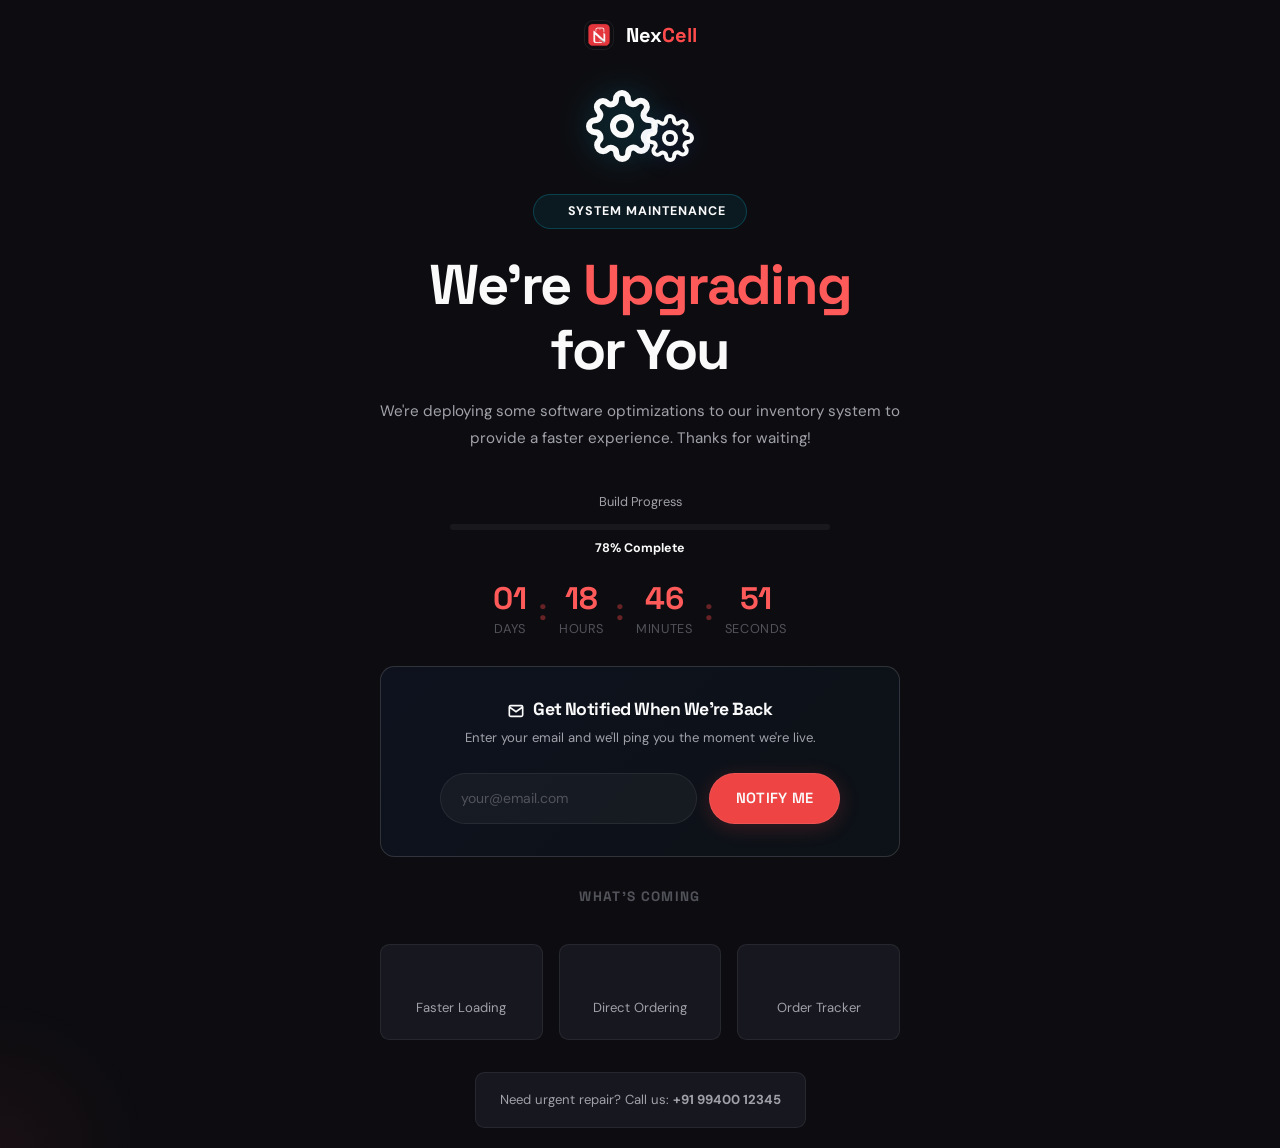
<file: maintenance.html>
﻿<!DOCTYPE html>
<html lang="en" dir="ltr">
<head>
  <meta charset="UTF-8" />
  <meta name="viewport" content="width=device-width, initial-scale=1.0" />
  <meta name="description" content="NexCell is under maintenance. We'll be back soon with exciting upgrades!" />
  <meta name="robots" content="noindex, nofollow" />
  <title>Under Maintenance — NexCell</title>
  <link rel="shortcut icon" type="image/x-icon" href="favicon.ico" />
  <!-- Theme: FOUC prevention (immediate before paint) -->
  <script>
    (function(){var t='dark';try{var s=localStorage.getItem('nexcell-theme');if(s==='light'||s==='dark')t=s;}catch(e){}if(t==='light')document.documentElement.setAttribute('data-theme','light');try{var d=localStorage.getItem('nexcell-dir');if(d==='rtl')document.documentElement.setAttribute('dir','rtl');}catch(e){}})();
  </script>

  <link rel="preconnect" href="https://fonts.googleapis.com" />
  <link rel="preconnect" href="https://fonts.gstatic.com" crossorigin />
  <link href="https://fonts.googleapis.com/css2?family=DM+Sans:ital,opsz,wght@0,9..40,300;0,9..40,400;0,9..40,500;0,9..40,600;0,9..40,700;1,9..40,400&family=Space+Grotesk:wght@300;400;500;600;700&display=swap" rel="stylesheet" />
  <link rel="stylesheet" href="css/style.css" />
  <link rel="stylesheet" href="css/theme.css" />
  <link rel="stylesheet" href="css/components.css" />
  <link rel="stylesheet" href="css/responsive.css" />
  <link rel="stylesheet" href="css/rtl.css" />
  <style>
    .maintenance-bg {
      position: fixed;
      inset: 0;
      background:
        radial-gradient(ellipse at 30% 20%, rgba(37,99,235,0.08) 0%, transparent 50%),
        radial-gradient(ellipse at 70% 80%, rgba(6,182,212,0.06) 0%, transparent 50%),
        linear-gradient(135deg, #050811 0%, #0a0f1d 100%);
    }

    .gear-icon {
      width: 72px;
      height: 72px;
      animation: rotateSlowly 6s linear infinite;
      color: var(--clr-cyan);
      filter: drop-shadow(0 0 15px rgba(6,182,212,0.3));
    }

    .gear-icon-2 {
      width: 48px;
      height: 48px;
      animation: rotateSlowly 4s linear infinite reverse;
      color: var(--clr-blue-light);
      filter: drop-shadow(0 0 10px rgba(37,99,235,0.2));
      margin-left: -0.75rem;
      margin-top: 1.5rem;
    }

    .progress-track {
      width: 100%;
      max-width: 380px;
      height: 6px;
      background: rgba(255,255,255,0.05);
      border-radius: 3px;
      margin: 0 auto;
      overflow: hidden;
    }

    .progress-fill {
      height: 100%;
      background: var(--grad-cyan);
      border-radius: 3px;
      animation: progressAnim 3s ease-out forwards;
    }

    @keyframes progressAnim {
      from { width: 0%; }
      to   { width: 78%; }
    }

    .maintenance-features {
      display: grid;
      grid-template-columns: repeat(3, 1fr);
      gap: 1rem;
      margin-top: 2.5rem;
    }

    .maintenance-feature {
      padding: 1.25rem;
      background: var(--clr-bg-card);
      border: 1px solid var(--clr-border);
      border-radius: var(--r-md);
      text-align: center;
      font-size: 0.82rem;
      color: var(--clr-silver);
      transition: all 0.3s ease;
      display: flex;
      flex-direction: column;
      align-items: center;
      gap: 0.5rem;
    }

    .maintenance-feature:hover {
      border-color: var(--clr-border-glow);
      color: var(--clr-white);
    }

    .maintenance-feature svg {
      width: 24px;
      height: 24px;
      fill: none;
      stroke: var(--clr-cyan);
      stroke-width: 2px;
    }

    .notify-form {
      display: flex;
      gap: 0.75rem;
      max-width: 400px;
      margin: 1.5rem auto 0;
    }

    .notify-input {
      flex: 1;
      padding: 0.75rem 1.25rem;
      background: rgba(255,255,255,0.04);
      border: 1.5px solid var(--clr-border);
      border-radius: 999px;
      color: var(--clr-white);
      font-size: 0.875rem;
      outline: none;
      font-family: var(--font-body);
      transition: all 0.3s ease;
    }

    .notify-input::placeholder { color: var(--clr-silver-dim); }
    .notify-input:focus { border-color: var(--clr-cyan); box-shadow: 0 0 0 3px rgba(6,182,212,0.12); }

    .social-row {
      display: flex;
      justify-content: center;
      gap: 1rem;
      margin-top: 2rem;
    }


  </style>
</head>
<body>

<div class="maintenance-bg" aria-hidden="true"></div>

<!-- Floating grid -->
<div style="position:fixed;inset:0;background-image:linear-gradient(rgba(37,99,235,0.02) 1px, transparent 1px),linear-gradient(90deg, rgba(37,99,235,0.02) 1px, transparent 1px);background-size:60px 60px;pointer-events:none;" aria-hidden="true"></div>

<main class="special-page" role="main" style="position:relative;z-index:1;">
  <div class="special-content" style="max-width:680px;">

    <!-- Logo -->
    <div style="display:flex;align-items:center;justify-content:center;gap:0.75rem;margin-bottom:2.5rem;font-family:var(--font-display);font-size:1.25rem;font-weight:800;">
      <img src="images/logo.png" alt="NexCell Logo" style="height: 30px; width: auto; object-fit: contain; flex-shrink: 0;" />
      <div class="logo-text" style="color: #FFFFFF;">Nex<span style="color: #FF4B4B;">Cell</span></div>
    </div>

    <!-- Gear animation -->
    <div style="display:flex; justify-content:center; align-items:center; margin-bottom:2rem;" aria-hidden="true">
      <svg class="gear-icon" viewBox="0 0 24 24" fill="none" stroke="currentColor" stroke-width="2"><circle cx="12" cy="12" r="3"></circle><path d="M19.4 15a1.65 1.65 0 0 0 .33 1.82l.06.06a2 2 0 1 1-2.83 2.83l-.06-.06a1.65 1.65 0 0 0-1.82-.33 1.65 1.65 0 0 0-1 1.51V21a2 2 0 0 1-4 0v-.09A1.65 1.65 0 0 0 9 19.4a1.65 1.65 0 0 0-1.82.33l-.06.06a2 2 0 1 1-2.83-2.83l.06-.06a1.65 1.65 0 0 0 .33-1.82 1.65 1.65 0 0 0-1.51-1H3a2 2 0 0 1 0-4h.09A1.65 1.65 0 0 0 4.6 9a1.65 1.65 0 0 0-.33-1.82l-.06-.06a2 2 0 1 1 2.83-2.83l.06.06a1.65 1.65 0 0 0 1.82.33H9a1.65 1.65 0 0 0 1-1.51V3a2 2 0 0 1 4 0v.09a1.65 1.65 0 0 0 1 1.51 1.65 1.65 0 0 0 1.82-.33l.06-.06a2 2 0 1 1 2.83 2.83l-.06.06a1.65 1.65 0 0 0-.33 1.82V9a1.65 1.65 0 0 0 1.51 1H21a2 2 0 0 1 0 4h-.09a1.65 1.65 0 0 0-1.51 1z"></path></svg>
      <svg class="gear-icon-2" viewBox="0 0 24 24" fill="none" stroke="currentColor" stroke-width="2"><circle cx="12" cy="12" r="3"></circle><path d="M19.4 15a1.65 1.65 0 0 0 .33 1.82l.06.06a2 2 0 1 1-2.83 2.83l-.06-.06a1.65 1.65 0 0 0-1.82-.33 1.65 1.65 0 0 0-1 1.51V21a2 2 0 0 1-4 0v-.09A1.65 1.65 0 0 0 9 19.4a1.65 1.65 0 0 0-1.82.33l-.06.06a2 2 0 1 1-2.83-2.83l.06-.06a1.65 1.65 0 0 0 .33-1.82 1.65 1.65 0 0 0-1.51-1H3a2 2 0 0 1 0-4h.09A1.65 1.65 0 0 0 4.6 9a1.65 1.65 0 0 0-.33-1.82l-.06-.06a2 2 0 1 1 2.83-2.83l.06.06a1.65 1.65 0 0 0 1.82.33H9a1.65 1.65 0 0 0 1-1.51V3a2 2 0 0 1 4 0v.09a1.65 1.65 0 0 0 1 1.51 1.65 1.65 0 0 0 1.82-.33l.06-.06a2 2 0 1 1 2.83 2.83l-.06.06a1.65 1.65 0 0 0-.33 1.82V9a1.65 1.65 0 0 0 1.51 1H21a2 2 0 0 1 0 4h-.09a1.65 1.65 0 0 0-1.51 1z"></path></svg>
    </div>

    <!-- Status tag -->
    <div style="display:inline-flex;align-items:center;gap:0.5rem;padding:0.4rem 1.25rem;background:rgba(6,182,212,0.08);border:1px solid rgba(6,182,212,0.25);border-radius:999px;font-size:0.78rem;font-weight:700;color:var(--clr-cyan);letter-spacing:0.08em;text-transform:uppercase;margin-bottom:1.5rem;">
      <span style="width:6px;height:6px;background:var(--clr-cyan);border-radius:50%;animation:pulse-dot 1.5s infinite;"></span>
      System Maintenance
    </div>

    <h1 style="font-size:clamp(2rem,5vw,3.5rem);font-weight:900;line-height:1.15;margin-bottom:1rem;font-family:var(--font-display);">
      We're <span class="grad-text">Upgrading</span><br />for You
    </h1>

    <p style="color:var(--clr-silver);font-size:0.95rem;line-height:1.75;max-width:520px;margin:0 auto 2.5rem;">
      We're deploying some software optimizations to our inventory system to provide a faster experience. Thanks for waiting!
    </p>

    <!-- Progress bar -->
    <div style="margin-bottom:0.75rem;font-size:0.8rem;color:var(--clr-silver);">Build Progress</div>
    <div class="progress-track">
      <div class="progress-fill"></div>
    </div>
    <div style="font-size:0.78rem;color:var(--clr-cyan);margin-top:0.5rem;font-weight:700;">78% Complete</div>

    <!-- Countdown Timer -->
    <div class="countdown" id="countdown" aria-label="Countdown timer">
      <div class="countdown-block">
        <span class="countdown-num" id="cdDays">02</span>
        <span class="countdown-label">Days</span>
      </div>
      <div style="font-size:2rem;font-weight:700;color:var(--clr-border-glow)">:</div>
      <div class="countdown-block">
        <span class="countdown-num" id="cdHours">14</span>
        <span class="countdown-label">Hours</span>
      </div>
      <div style="font-size:2rem;font-weight:700;color:var(--clr-border-glow)">:</div>
      <div class="countdown-block">
        <span class="countdown-num" id="cdMinutes">35</span>
        <span class="countdown-label">Minutes</span>
      </div>
      <div style="font-size:2rem;font-weight:700;color:var(--clr-border-glow)">:</div>
      <div class="countdown-block">
        <span class="countdown-num" id="cdSeconds">00</span>
        <span class="countdown-label">Seconds</span>
      </div>
    </div>

    <!-- Notify form -->
    <div style="background:linear-gradient(135deg,rgba(37,99,235,0.06),rgba(6,182,212,0.03));border:1px solid var(--clr-border-md);border-radius:var(--r-lg);padding:2rem;margin:1rem 0 2rem;">
      <h3 style="font-family:var(--font-display);font-size:1.1rem;font-weight:700;margin-bottom:0.5rem;"><svg viewBox="0 0 24 24" width="16" height="16" stroke="currentColor" stroke-width="2.5" fill="none" style="margin-right:6px; vertical-align:middle;"><path d="M4 4h16c1.1 0 2 .9 2 2v12c0 1.1-.9 2-2 2H4c-1.1 0-2-.9-2-2V6c0-1.1.9-2 2-2z"></path><polyline points="22,6 12,13 2,6"></polyline></svg> Get Notified When We're Back</h3>
      <p style="font-size:0.82rem;color:var(--clr-silver);margin-bottom:0;">Enter your email and we'll ping you the moment we're live.</p>
      <form class="notify-form" id="notifyForm" novalidate>
        <input type="email" class="notify-input" id="notifyEmail" placeholder="your@email.com" aria-label="Email for notification" />
        <button type="submit" class="btn btn-primary" style="border-radius:999px;white-space:nowrap;flex-shrink:0;">Notify Me</button>
      </form>
    </div>

    <!-- What's coming -->
    <h3 style="font-family:var(--font-display);font-size:0.85rem;font-weight:700;color:var(--clr-silver-dim);text-transform:uppercase;letter-spacing:0.1em;margin-bottom:1rem;">What's Coming</h3>
    <div class="maintenance-features">
      <div class="maintenance-feature">
        <svg viewBox="0 0 24 24"><polygon points="13 2 3 14 12 14 11 22 21 10 12 10 13 2"></polygon></svg>
        Faster Loading
      </div>
      <div class="maintenance-feature">
        <svg viewBox="0 0 24 24"><circle cx="9" cy="21" r="1"></circle><circle cx="20" cy="21" r="1"></circle><path d="M1 1h4l2.68 13.39a2 2 0 0 0 2 1.61h9.72a2 2 0 0 0 2-1.61L23 6H6"></path></svg>
        Direct Ordering
      </div>
      <div class="maintenance-feature">
        <svg viewBox="0 0 24 24"><path d="M21 16V8a2 2 0 0 0-1-1.73l-7-4a2 2 0 0 0-2 0l-7 4A2 2 0 0 0 3 8v8a2 2 0 0 0 1 1.73l7 4a2 2 0 0 0 2 0l7-4A2 2 0 0 0 21 16z"></path><polyline points="3.27 6.96 12 12.01 20.73 6.96"></polyline><line x1="12" y1="22.08" x2="12" y2="12"></line></svg>
        Order Tracker
      </div>
    </div>

    <!-- Emergency contact -->
    <div style="margin-top:2rem;padding:1rem 1.5rem;background:var(--clr-bg-card);border:1px solid var(--clr-border);border-radius:var(--r-md);display:inline-block;">
      <p style="font-size:0.82rem;color:var(--clr-silver);">
        Need urgent repair? Call us: <a href="tel:+919940012345" style="color:var(--clr-cyan);font-weight:700;">+91 99400 12345</a>
      </p>
    </div>
  </div>
</main>

<script>
  // Countdown timer
  const launchDate = new Date();
  launchDate.setDate(launchDate.getDate() + 2);
  launchDate.setHours(14, 35, 0, 0);

  function updateCountdown() {
    const now = new Date();
    const diff = Math.max(0, launchDate - now);

    const days    = Math.floor(diff / (1000 * 60 * 60 * 24));
    const hours   = Math.floor((diff % (1000 * 60 * 60 * 24)) / (1000 * 60 * 60));
    const minutes = Math.floor((diff % (1000 * 60 * 60)) / (1000 * 60));
    const seconds = Math.floor((diff % (1000 * 60)) / 1000);

    document.getElementById('cdDays').textContent    = String(days).padStart(2, '0');
    document.getElementById('cdHours').textContent   = String(hours).padStart(2, '0');
    document.getElementById('cdMinutes').textContent = String(minutes).padStart(2, '0');
    document.getElementById('cdSeconds').textContent = String(seconds).padStart(2, '0');
  }

  updateCountdown();
  setInterval(updateCountdown, 1000);

  // Notify form
  document.getElementById('notifyForm')?.addEventListener('submit', (e) => {
    e.preventDefault();
    const email = document.getElementById('notifyEmail').value.trim();
    if (!email || !/^[^\s@]+@[^\s@]+\.[^\s@]+$/.test(email)) {
      document.getElementById('notifyEmail').style.borderColor = '#ef4444';
      return;
    }
    document.getElementById('notifyEmail').style.borderColor = '#10b981';
    const btn = e.target.querySelector('button');
    btn.textContent = 'Subscribed!';
    btn.style.background = 'linear-gradient(135deg, #10b981, #059669)';
    btn.disabled = true;
  });
</script>

<script src="js/main.js"></script>
<script src="js/theme.js"></script>
<script src="js/rtl.js"></script>
</body>
</html>
</file>
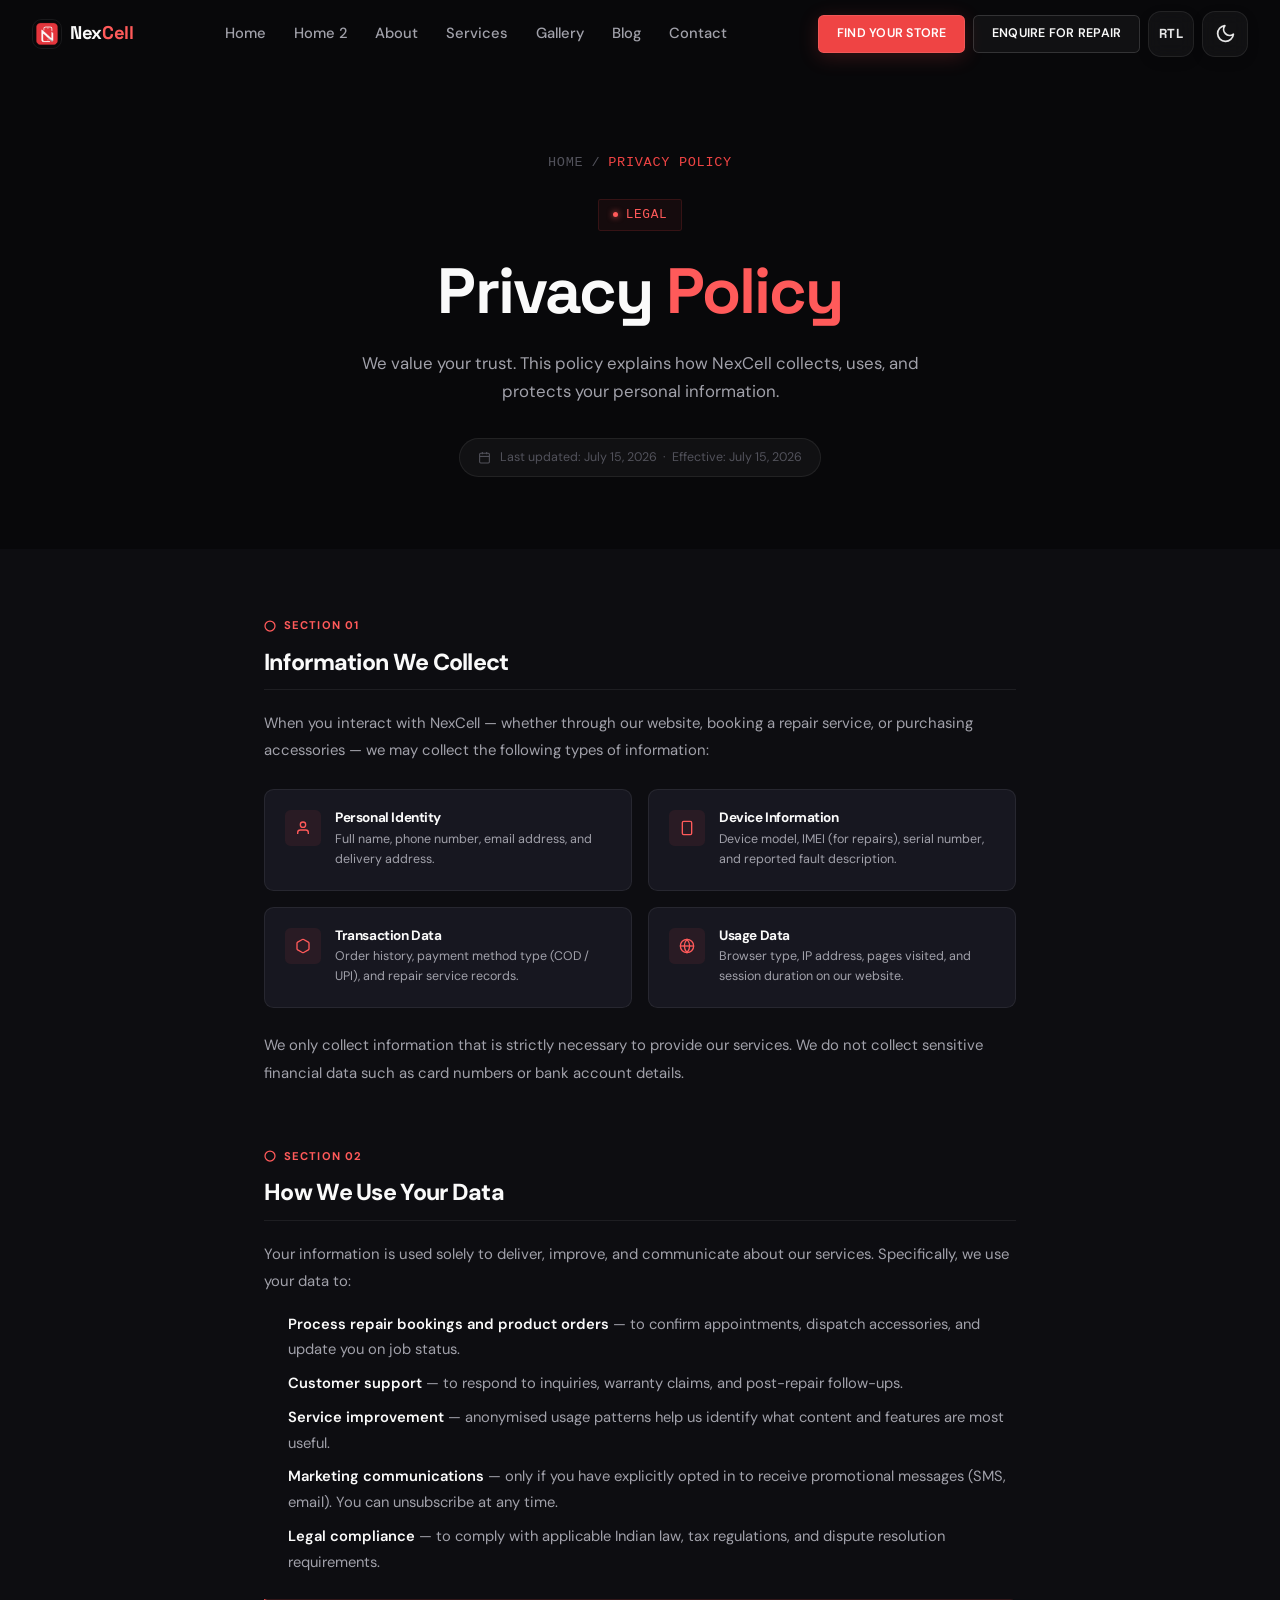
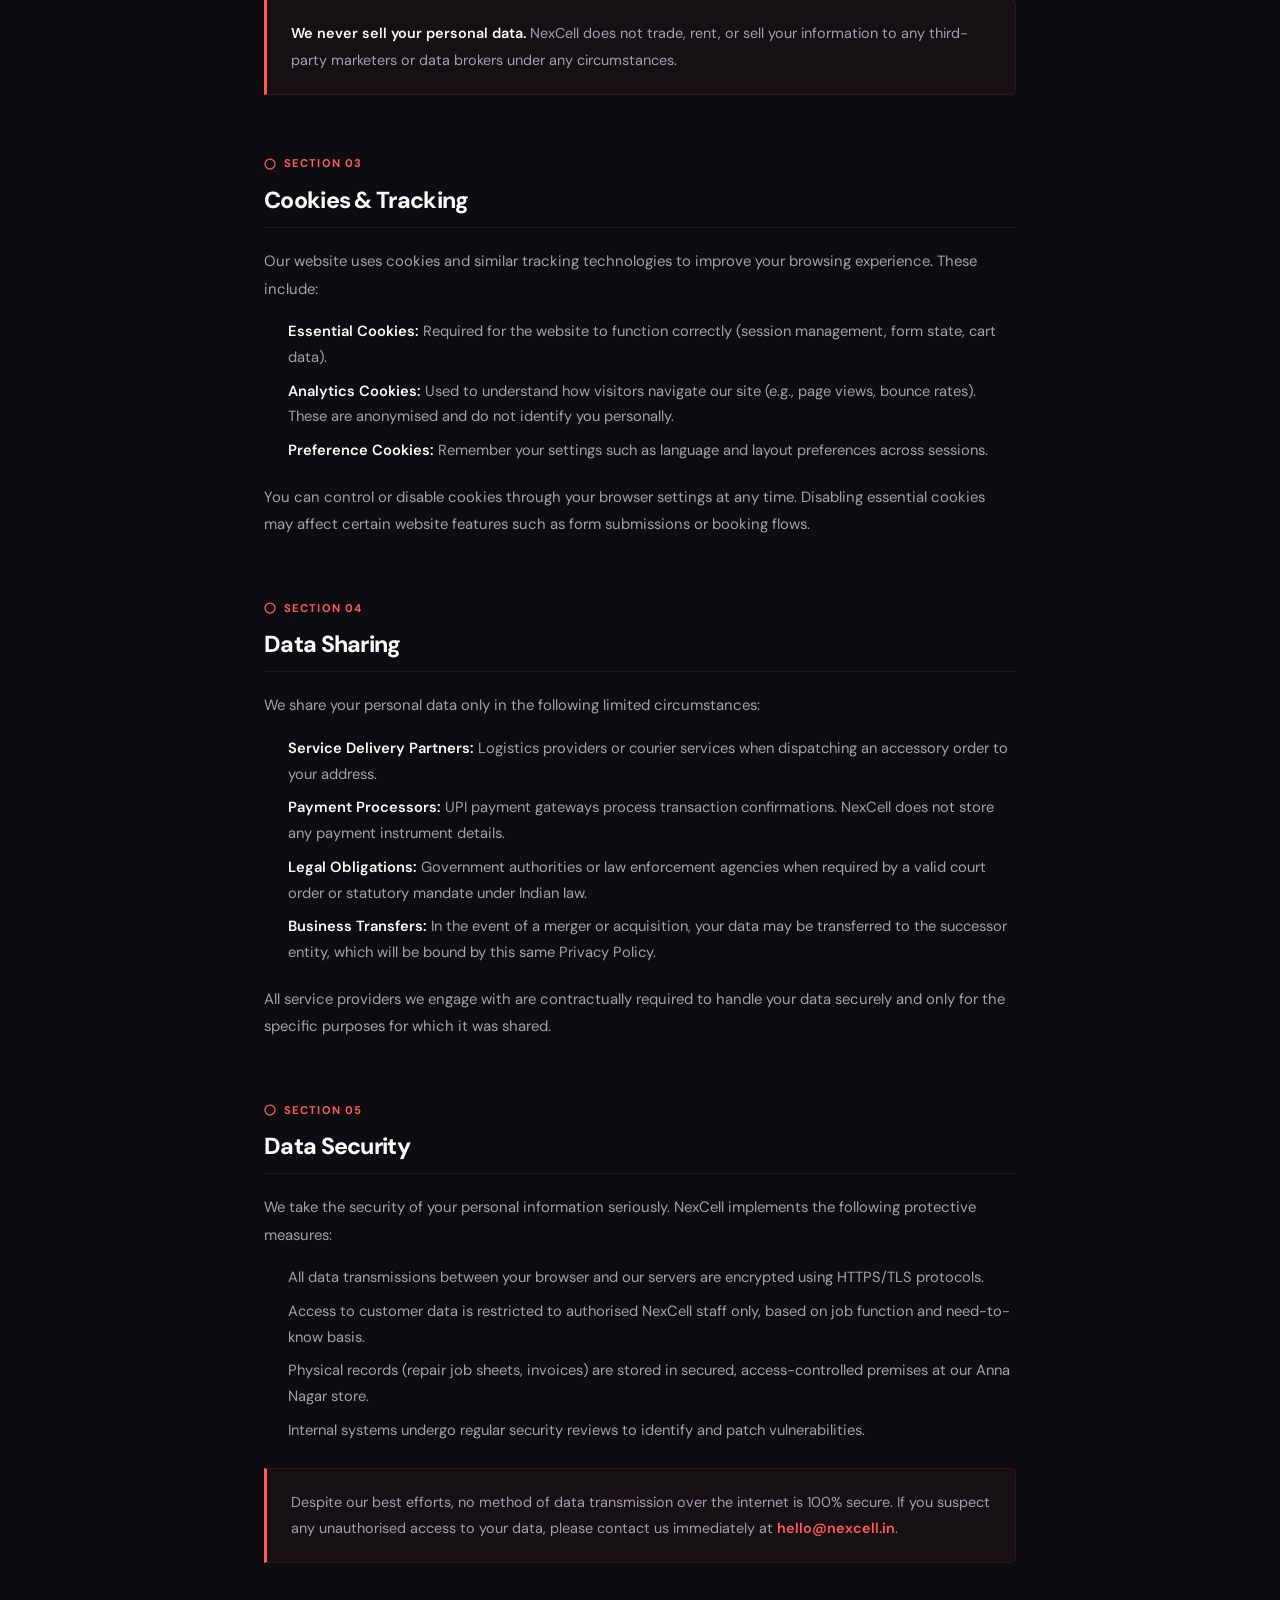
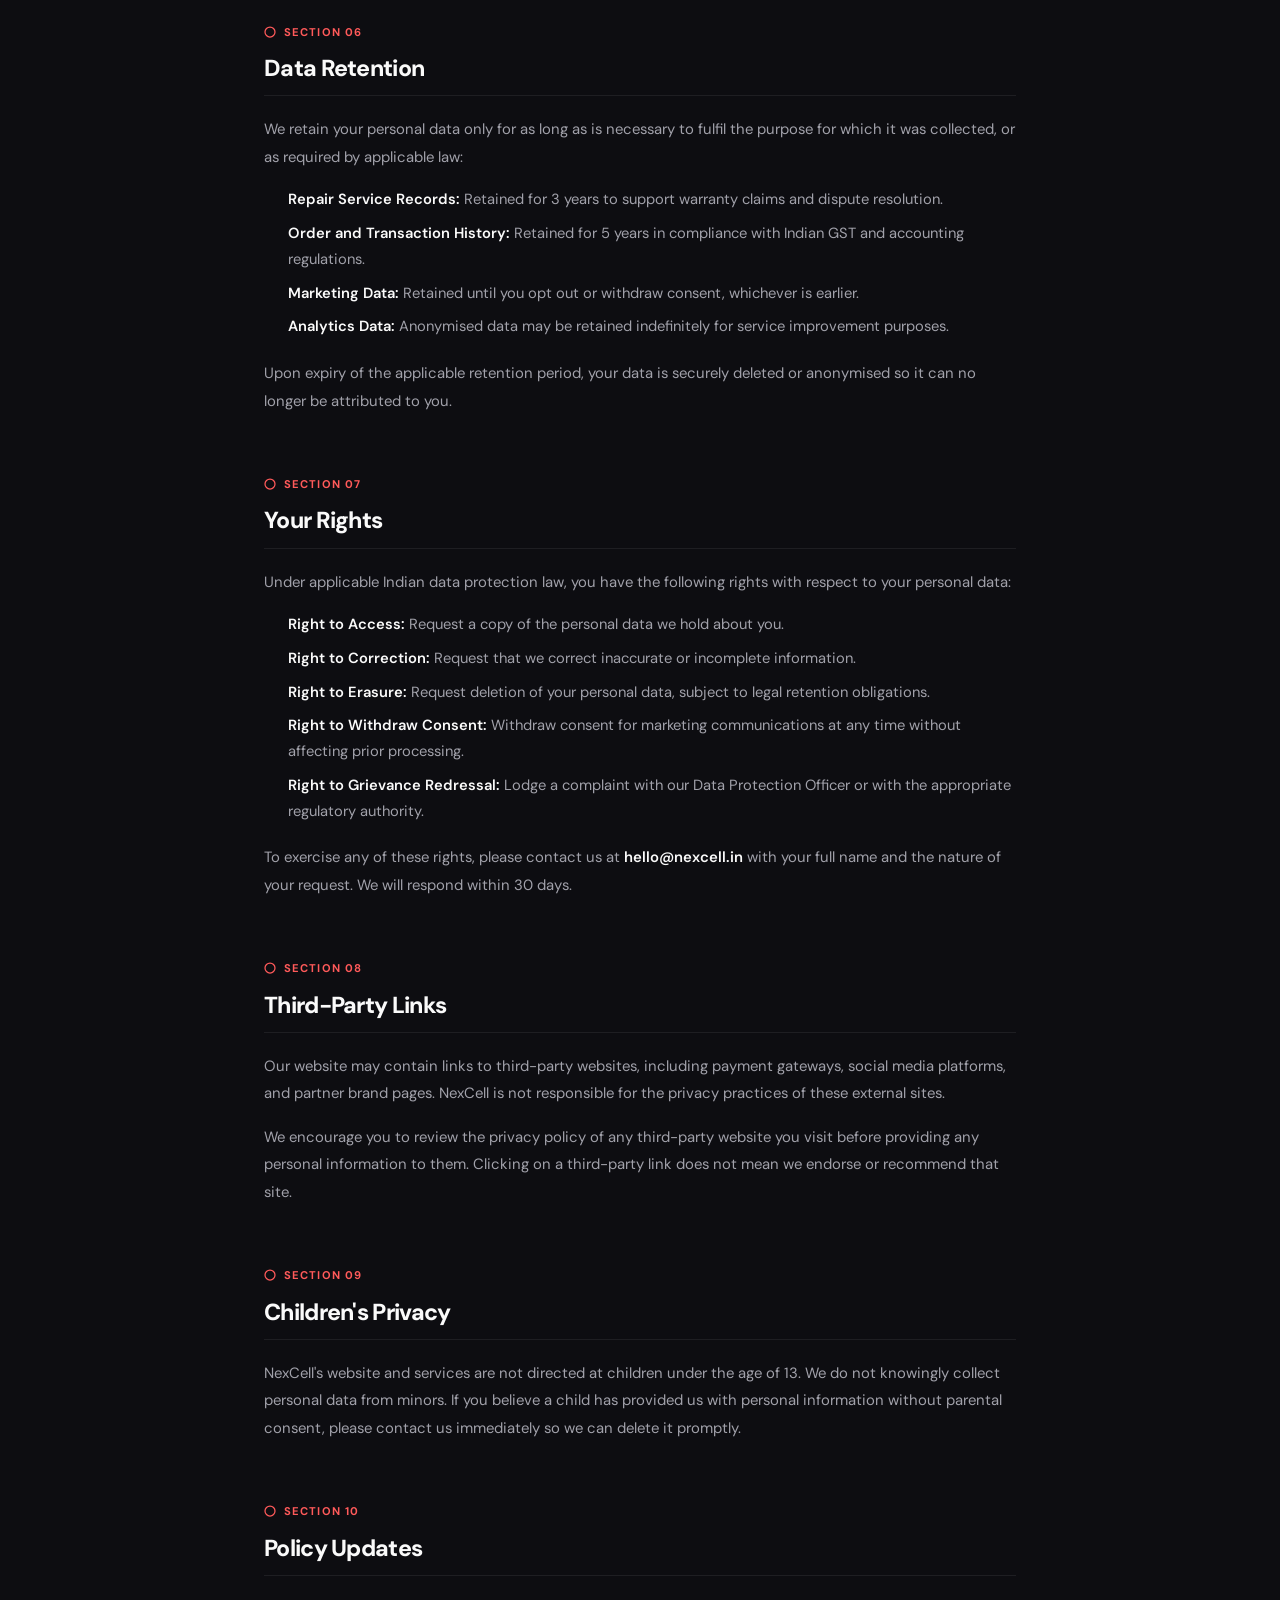
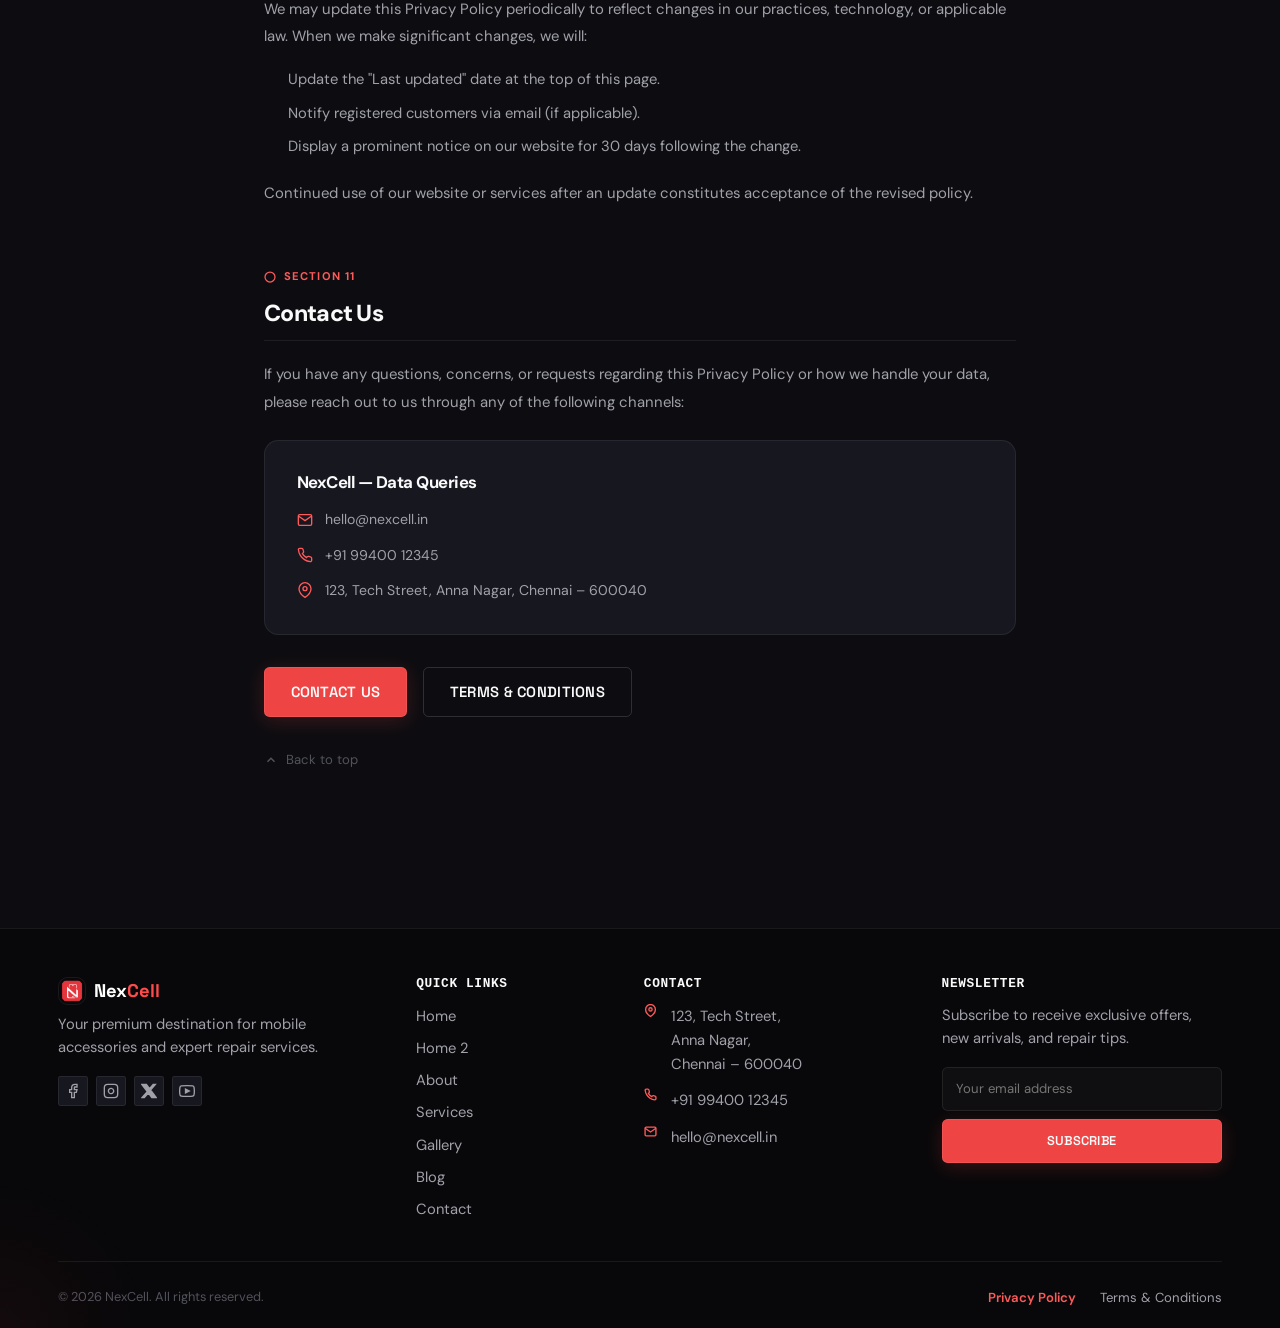
<file: privacy-policy.html>
<!DOCTYPE html>
<html lang="en" dir="ltr">

<head>
  <meta charset="UTF-8" />
  <meta name="viewport" content="width=device-width, initial-scale=1.0" />
  <meta name="description" content="NexCell Privacy Policy — Learn how we collect, use, and protect your personal information when you shop or book repairs with us." />
  <title>Privacy Policy — NexCell</title>
  <link rel="shortcut icon" type="image/x-icon" href="favicon.ico" />
  <!-- Theme: FOUC prevention (immediate before paint) -->
  <script>
    (function(){var t='dark';try{var s=localStorage.getItem('nexcell-theme');if(s==='light'||s==='dark')t=s;}catch(e){}if(t==='light')document.documentElement.setAttribute('data-theme','light');try{var d=localStorage.getItem('nexcell-dir');if(d==='rtl')document.documentElement.setAttribute('dir','rtl');}catch(e){}})();
  </script>

  <link rel="preconnect" href="https://fonts.googleapis.com" />
  <link rel="preconnect" href="https://fonts.gstatic.com" crossorigin />
  <link href="https://fonts.googleapis.com/css2?family=DM+Sans:ital,opsz,wght@0,9..40,300;0,9..40,400;0,9..40,500;0,9..40,600;0,9..40,700;1,9..40,400&family=Space+Grotesk:wght@300;400;500;600;700&display=swap" rel="stylesheet" />
  <link rel="stylesheet" href="css/style.css" />
  <link rel="stylesheet" href="css/theme.css" />
  <link rel="stylesheet" href="css/components.css" />
  <link rel="stylesheet" href="css/responsive.css" />
  <link rel="stylesheet" href="css/rtl.css" />
  <style>
    /* ── Legal Page Layout ────────────────────────────────── */
    .legal-hero {
      padding: 9.5rem 0 4.5rem;
      background: var(--clr-void);
      position: relative;
      overflow: hidden;
      text-align: center;
    }

    .legal-hero .breadcrumb {
      display: flex;
      justify-content: center;
      gap: 0.5rem;
      color: var(--clr-silver-dim);
      font-size: 0.85rem;
      margin-bottom: 1.5rem;
    }

    .legal-layout {
      padding: 4rem 0 6rem;
      background: var(--clr-bg);
    }

    /* ── Article Body ────────────────────────────────────── */
    .legal-article {
      max-width: 800px;
      margin: 0 auto;
      min-width: 0;
      padding: 0 1.5rem;
    }

    .legal-section {
      margin-bottom: 3.5rem;
      scroll-margin-top: 100px;
    }

    .legal-section-num {
      display: inline-flex;
      align-items: center;
      gap: 0.5rem;
      font-size: 0.7rem;
      font-weight: 700;
      color: var(--clr-red-light);
      text-transform: uppercase;
      letter-spacing: 0.1em;
      margin-bottom: 0.75rem;
    }

    .legal-section h2 {
      font-family: var(--font-head);
      font-size: 1.45rem;
      font-weight: 800;
      color: var(--clr-white);
      margin-bottom: 1.25rem;
      line-height: 1.3;
      padding-bottom: 0.75rem;
      border-bottom: 1px solid var(--clr-border);
    }

    .legal-section p {
      font-size: 0.93rem;
      color: var(--clr-silver);
      line-height: 1.85;
      margin-bottom: 1rem;
    }

    .legal-section ul,
    .legal-section ol {
      margin: 0.75rem 0 1.25rem;
      padding-left: 1.5rem;
      display: flex;
      flex-direction: column;
      gap: 0.5rem;
    }

    .legal-section li {
      font-size: 0.92rem;
      color: var(--clr-silver);
      line-height: 1.75;
    }

    .legal-section li strong {
      color: var(--clr-white);
    }

    .legal-highlight {
      background: rgba(255, 75, 75, 0.04);
      border: 1px solid rgba(255, 75, 75, 0.12);
      border-left: 3px solid var(--clr-red-light);
      border-radius: 0 var(--r-sm) var(--r-sm) 0;
      padding: 1.25rem 1.5rem;
      margin: 1.5rem 0;
    }

    .legal-highlight p {
      margin: 0;
      font-size: 0.9rem;
      color: var(--clr-silver);
    }

    .legal-info-grid {
      display: grid;
      grid-template-columns: repeat(2, 1fr);
      gap: 1rem;
      margin: 1.5rem 0;
    }

    .legal-info-card {
      background: var(--clr-bg-card);
      border: 1px solid var(--clr-border);
      border-radius: var(--r-md);
      padding: 1.25rem;
      display: flex;
      gap: 0.875rem;
      align-items: flex-start;
      transition: border-color 0.2s ease;
    }

    .legal-info-card:hover {
      border-color: rgba(255, 75, 75, 0.2);
    }

    .legal-info-icon {
      width: 36px;
      height: 36px;
      min-width: 36px;
      border-radius: var(--r-sm);
      background: rgba(255, 75, 75, 0.08);
      display: flex;
      align-items: center;
      justify-content: center;
      color: var(--clr-red-light);
    }

    .legal-info-icon svg {
      width: 16px;
      height: 16px;
      fill: none;
      stroke: currentColor;
      stroke-width: 2;
    }

    .legal-info-card h5 {
      font-family: var(--font-head);
      font-size: 0.85rem;
      font-weight: 700;
      color: var(--clr-white);
      margin-bottom: 0.25rem;
    }

    .legal-info-card p {
      font-size: 0.78rem;
      color: var(--clr-silver);
      line-height: 1.6;
      margin: 0;
    }

    .legal-contact-box {
      background: var(--clr-bg-card);
      border: 1px solid var(--clr-border);
      border-radius: var(--r-lg);
      padding: 2rem;
      margin-top: 1.5rem;
      display: flex;
      flex-direction: column;
      gap: 0.75rem;
    }

    .legal-contact-box h4 {
      font-family: var(--font-head);
      font-size: 1.05rem;
      font-weight: 700;
      color: var(--clr-white);
      margin-bottom: 0.25rem;
    }

    .legal-contact-row {
      display: flex;
      align-items: center;
      gap: 0.75rem;
      font-size: 0.88rem;
      color: var(--clr-silver);
    }

    .legal-contact-row svg {
      color: var(--clr-red-light);
      flex-shrink: 0;
    }

    /* ── Back to top button ──────────────────────────────── */
    .back-to-top-link {
      display: inline-flex;
      align-items: center;
      gap: 0.5rem;
      font-size: 0.82rem;
      color: var(--clr-silver-dim);
      text-decoration: none;
      transition: color 0.2s ease;
      margin-top: 2rem;
    }

    .back-to-top-link:hover {
      color: var(--clr-red-light);
    }

    /* ── Responsive ──────────────────────────────────────── */

  </style>
</head>

<body>

  <!-- NAVBAR -->
  <header>
    <nav class="navbar" id="navbar" role="navigation" aria-label="Main navigation">
      <div class="navbar-inner">
        <a href="index.html" class="navbar-logo">
          <img src="images/logo.png" alt="NexCell Logo" style="height: 30px; width: auto; object-fit: contain; flex-shrink: 0;" />
          <div class="logo-text">Nex<span>Cell</span></div>
        </a>
        <ul class="navbar-nav" role="list">
          <li><a href="index.html" class="nav-link">Home</a></li>
          <li><a href="home2.html" class="nav-link">Home 2</a></li>
          <li><a href="about.html" class="nav-link">About</a></li>
          <li><a href="services.html" class="nav-link">Services</a></li>
          <li><a href="gallery.html" class="nav-link">Gallery</a></li>
          <li><a href="blog.html" class="nav-link">Blog</a></li>
          <li><a href="contact.html" class="nav-link">Contact</a></li>
        </ul>
        <!-- Navbar Right Actions -->
        <div style="display:flex;align-items:center;gap:0.5rem;">
          <a href="contact.html" class="navbar-cta-primary">Find Your Store</a>
          <a href="services.html" class="navbar-cta-secondary">Enquire for Repair</a>
          <button class="navbar-profile-btn" id="rtlToggle" aria-label="Switch to Right-to-Left layout" title="Switch to RTL" type="button">
            <span class="rtl-toggle-text">RTL</span>
          </button>
          <button class="navbar-profile-btn" id="themeToggle" aria-label="Switch to light mode" type="button">
            <svg xmlns="http://www.w3.org/2000/svg" width="20" height="20" viewBox="0 0 24 24" fill="none" stroke="currentColor" stroke-width="2" stroke-linecap="round" stroke-linejoin="round">
              <path d="M21 12.79A9 9 0 1 1 11.21 3 7 7 0 0 0 21 12.79z"></path>
            </svg>
          </button>
          <button class="menu-toggle" id="menuToggle" aria-label="Toggle menu"><span></span><span></span><span></span></button>
        </div>
      </div>

    </div>
  </nav>
  <nav class="mobile-nav" id="mobileNav">
    <a href="index.html" class="nav-link">Home</a>
    <a href="home2.html" class="nav-link">Home 2</a>
    <a href="about.html" class="nav-link">About</a>
    <a href="services.html" class="nav-link">Services</a>
    <a href="gallery.html" class="nav-link">Gallery</a>
    <a href="blog.html" class="nav-link">Blog</a>
    <a href="contact.html" class="nav-link">Contact</a>
    <div style="display:flex; flex-direction:column; gap:0.5rem; margin-top:0.75rem; padding-top:0.75rem; border-top:1px solid var(--clr-border);">
      <a href="contact.html" class="navbar-cta-primary" style="width:100%;">Find Your Store</a>
      <a href="services.html" class="navbar-cta-secondary" style="width:100%;">Enquire for Repair</a>
    </div>
  </nav>
</header>

  <!-- ══ HERO ══ -->
  <section class="legal-hero bg-grid" aria-label="Privacy Policy header" id="top">
    <div class="glow-blue" style="top:-100px;left:-100px;" aria-hidden="true"></div>
    <div class="glow-cyan" style="bottom:-80px;right:10%;" aria-hidden="true"></div>
    <div class="container">
      <nav class="breadcrumb" aria-label="Breadcrumb" style="margin-bottom:1.5rem;">
        <a href="index.html">Home</a> / <span>Privacy Policy</span>
      </nav>
      <div class="section-tag" style="margin:0 auto 1.5rem;">Legal</div>
      <h1 style="font-size:clamp(2.5rem,6vw,4rem); font-weight:900; margin-bottom:1.25rem; line-height:1.15;">
        Privacy <span class="grad-text">Policy</span>
      </h1>
      <p style="color:var(--clr-silver); font-size:1.05rem; line-height:1.7; max-width:580px; margin:0 auto 2rem;">
        We value your trust. This policy explains how NexCell collects, uses, and protects your personal information.
      </p>
      <div style="display:inline-flex; align-items:center; gap:0.6rem; padding:0.5rem 1.1rem; background:rgba(255,255,255,0.04); border:1px solid var(--clr-border); border-radius:var(--r-full); font-size:0.78rem; color:var(--clr-silver-dim);">
        <svg viewBox="0 0 24 24" width="13" height="13" stroke="currentColor" stroke-width="2" fill="none"><rect x="3" y="4" width="18" height="18" rx="2" ry="2"></rect><line x1="16" y1="2" x2="16" y2="6"></line><line x1="8" y1="2" x2="8" y2="6"></line><line x1="3" y1="10" x2="21" y2="10"></line></svg>
        Last updated: July 15, 2026 &nbsp;·&nbsp; Effective: July 15, 2026
      </div>
    </div>
  </section>

  <!-- ══ MAIN LAYOUT ══ -->
  <div class="legal-layout">
    <div class="container">
      <article class="legal-article">

        <!-- S1 -->
        <section class="legal-section" id="s1">
          <div class="legal-section-num">
            <svg viewBox="0 0 24 24" width="12" height="12" stroke="currentColor" stroke-width="2.5" fill="none"><circle cx="12" cy="12" r="10"></circle></svg>
            Section 01
          </div>
          <h2>Information We Collect</h2>
          <p>When you interact with NexCell — whether through our website, booking a repair service, or purchasing accessories — we may collect the following types of information:</p>
          <div class="legal-info-grid">
            <div class="legal-info-card">
              <div class="legal-info-icon"><svg viewBox="0 0 24 24" width="16" height="16" stroke="currentColor" stroke-width="2" fill="none"><path d="M20 21v-2a4 4 0 0 0-4-4H8a4 4 0 0 0-4 4v2"></path><circle cx="12" cy="7" r="4"></circle></svg></div>
              <div>
                <h5>Personal Identity</h5>
                <p>Full name, phone number, email address, and delivery address.</p>
              </div>
            </div>
            <div class="legal-info-card">
              <div class="legal-info-icon"><svg viewBox="0 0 24 24" width="16" height="16" stroke="currentColor" stroke-width="2" fill="none"><rect x="5" y="2" width="14" height="20" rx="2" ry="2"></rect><line x1="12" y1="18" x2="12.01" y2="18"></line></svg></div>
              <div>
                <h5>Device Information</h5>
                <p>Device model, IMEI (for repairs), serial number, and reported fault description.</p>
              </div>
            </div>
            <div class="legal-info-card">
              <div class="legal-info-icon"><svg viewBox="0 0 24 24" width="16" height="16" stroke="currentColor" stroke-width="2" fill="none"><path d="M21 16V8a2 2 0 0 0-1-1.73l-7-4a2 2 0 0 0-2 0l-7 4A2 2 0 0 0 3 8v8a2 2 0 0 0 1 1.73l7 4a2 2 0 0 0 2 0l7-4A2 2 0 0 0 21 16z"></path></svg></div>
              <div>
                <h5>Transaction Data</h5>
                <p>Order history, payment method type (COD / UPI), and repair service records.</p>
              </div>
            </div>
            <div class="legal-info-card">
              <div class="legal-info-icon"><svg viewBox="0 0 24 24" width="16" height="16" stroke="currentColor" stroke-width="2" fill="none"><circle cx="12" cy="12" r="10"></circle><line x1="2" y1="12" x2="22" y2="12"></line><path d="M12 2a15.3 15.3 0 0 1 4 10 15.3 15.3 0 0 1-4 10 15.3 15.3 0 0 1-4-10 15.3 15.3 0 0 1 4-10z"></path></svg></div>
              <div>
                <h5>Usage Data</h5>
                <p>Browser type, IP address, pages visited, and session duration on our website.</p>
              </div>
            </div>
          </div>
          <p>We only collect information that is strictly necessary to provide our services. We do not collect sensitive financial data such as card numbers or bank account details.</p>
        </section>

        <!-- S2 -->
        <section class="legal-section" id="s2">
          <div class="legal-section-num">
            <svg viewBox="0 0 24 24" width="12" height="12" stroke="currentColor" stroke-width="2.5" fill="none"><circle cx="12" cy="12" r="10"></circle></svg>
            Section 02
          </div>
          <h2>How We Use Your Data</h2>
          <p>Your information is used solely to deliver, improve, and communicate about our services. Specifically, we use your data to:</p>
          <ul>
            <li><strong>Process repair bookings and product orders</strong> — to confirm appointments, dispatch accessories, and update you on job status.</li>
            <li><strong>Customer support</strong> — to respond to inquiries, warranty claims, and post-repair follow-ups.</li>
            <li><strong>Service improvement</strong> — anonymised usage patterns help us identify what content and features are most useful.</li>
            <li><strong>Marketing communications</strong> — only if you have explicitly opted in to receive promotional messages (SMS, email). You can unsubscribe at any time.</li>
            <li><strong>Legal compliance</strong> — to comply with applicable Indian law, tax regulations, and dispute resolution requirements.</li>
          </ul>
          <div class="legal-highlight">
            <p><strong style="color:var(--clr-white);">We never sell your personal data.</strong> NexCell does not trade, rent, or sell your information to any third-party marketers or data brokers under any circumstances.</p>
          </div>
        </section>

        <!-- S3 -->
        <section class="legal-section" id="s3">
          <div class="legal-section-num">
            <svg viewBox="0 0 24 24" width="12" height="12" stroke="currentColor" stroke-width="2.5" fill="none"><circle cx="12" cy="12" r="10"></circle></svg>
            Section 03
          </div>
          <h2>Cookies &amp; Tracking</h2>
          <p>Our website uses cookies and similar tracking technologies to improve your browsing experience. These include:</p>
          <ul>
            <li><strong>Essential Cookies:</strong> Required for the website to function correctly (session management, form state, cart data).</li>
            <li><strong>Analytics Cookies:</strong> Used to understand how visitors navigate our site (e.g., page views, bounce rates). These are anonymised and do not identify you personally.</li>
            <li><strong>Preference Cookies:</strong> Remember your settings such as language and layout preferences across sessions.</li>
          </ul>
          <p>You can control or disable cookies through your browser settings at any time. Disabling essential cookies may affect certain website features such as form submissions or booking flows.</p>
        </section>

        <!-- S4 -->
        <section class="legal-section" id="s4">
          <div class="legal-section-num">
            <svg viewBox="0 0 24 24" width="12" height="12" stroke="currentColor" stroke-width="2.5" fill="none"><circle cx="12" cy="12" r="10"></circle></svg>
            Section 04
          </div>
          <h2>Data Sharing</h2>
          <p>We share your personal data only in the following limited circumstances:</p>
          <ul>
            <li><strong>Service Delivery Partners:</strong> Logistics providers or courier services when dispatching an accessory order to your address.</li>
            <li><strong>Payment Processors:</strong> UPI payment gateways process transaction confirmations. NexCell does not store any payment instrument details.</li>
            <li><strong>Legal Obligations:</strong> Government authorities or law enforcement agencies when required by a valid court order or statutory mandate under Indian law.</li>
            <li><strong>Business Transfers:</strong> In the event of a merger or acquisition, your data may be transferred to the successor entity, which will be bound by this same Privacy Policy.</li>
          </ul>
          <p>All service providers we engage with are contractually required to handle your data securely and only for the specific purposes for which it was shared.</p>
        </section>

        <!-- S5 -->
        <section class="legal-section" id="s5">
          <div class="legal-section-num">
            <svg viewBox="0 0 24 24" width="12" height="12" stroke="currentColor" stroke-width="2.5" fill="none"><circle cx="12" cy="12" r="10"></circle></svg>
            Section 05
          </div>
          <h2>Data Security</h2>
          <p>We take the security of your personal information seriously. NexCell implements the following protective measures:</p>
          <ul>
            <li>All data transmissions between your browser and our servers are encrypted using HTTPS/TLS protocols.</li>
            <li>Access to customer data is restricted to authorised NexCell staff only, based on job function and need-to-know basis.</li>
            <li>Physical records (repair job sheets, invoices) are stored in secured, access-controlled premises at our Anna Nagar store.</li>
            <li>Internal systems undergo regular security reviews to identify and patch vulnerabilities.</li>
          </ul>
          <div class="legal-highlight">
            <p>Despite our best efforts, no method of data transmission over the internet is 100% secure. If you suspect any unauthorised access to your data, please contact us immediately at <strong style="color:var(--clr-red-light);">hello@nexcell.in</strong>.</p>
          </div>
        </section>

        <!-- S6 -->
        <section class="legal-section" id="s6">
          <div class="legal-section-num">
            <svg viewBox="0 0 24 24" width="12" height="12" stroke="currentColor" stroke-width="2.5" fill="none"><circle cx="12" cy="12" r="10"></circle></svg>
            Section 06
          </div>
          <h2>Data Retention</h2>
          <p>We retain your personal data only for as long as is necessary to fulfil the purpose for which it was collected, or as required by applicable law:</p>
          <ul>
            <li><strong>Repair Service Records:</strong> Retained for 3 years to support warranty claims and dispute resolution.</li>
            <li><strong>Order and Transaction History:</strong> Retained for 5 years in compliance with Indian GST and accounting regulations.</li>
            <li><strong>Marketing Data:</strong> Retained until you opt out or withdraw consent, whichever is earlier.</li>
            <li><strong>Analytics Data:</strong> Anonymised data may be retained indefinitely for service improvement purposes.</li>
          </ul>
          <p>Upon expiry of the applicable retention period, your data is securely deleted or anonymised so it can no longer be attributed to you.</p>
        </section>

        <!-- S7 -->
        <section class="legal-section" id="s7">
          <div class="legal-section-num">
            <svg viewBox="0 0 24 24" width="12" height="12" stroke="currentColor" stroke-width="2.5" fill="none"><circle cx="12" cy="12" r="10"></circle></svg>
            Section 07
          </div>
          <h2>Your Rights</h2>
          <p>Under applicable Indian data protection law, you have the following rights with respect to your personal data:</p>
          <ul>
            <li><strong>Right to Access:</strong> Request a copy of the personal data we hold about you.</li>
            <li><strong>Right to Correction:</strong> Request that we correct inaccurate or incomplete information.</li>
            <li><strong>Right to Erasure:</strong> Request deletion of your personal data, subject to legal retention obligations.</li>
            <li><strong>Right to Withdraw Consent:</strong> Withdraw consent for marketing communications at any time without affecting prior processing.</li>
            <li><strong>Right to Grievance Redressal:</strong> Lodge a complaint with our Data Protection Officer or with the appropriate regulatory authority.</li>
          </ul>
          <p>To exercise any of these rights, please contact us at <strong style="color:var(--clr-white);">hello@nexcell.in</strong> with your full name and the nature of your request. We will respond within 30 days.</p>
        </section>

        <!-- S8 -->
        <section class="legal-section" id="s8">
          <div class="legal-section-num">
            <svg viewBox="0 0 24 24" width="12" height="12" stroke="currentColor" stroke-width="2.5" fill="none"><circle cx="12" cy="12" r="10"></circle></svg>
            Section 08
          </div>
          <h2>Third-Party Links</h2>
          <p>Our website may contain links to third-party websites, including payment gateways, social media platforms, and partner brand pages. NexCell is not responsible for the privacy practices of these external sites.</p>
          <p>We encourage you to review the privacy policy of any third-party website you visit before providing any personal information to them. Clicking on a third-party link does not mean we endorse or recommend that site.</p>
        </section>

        <!-- S9 -->
        <section class="legal-section" id="s9">
          <div class="legal-section-num">
            <svg viewBox="0 0 24 24" width="12" height="12" stroke="currentColor" stroke-width="2.5" fill="none"><circle cx="12" cy="12" r="10"></circle></svg>
            Section 09
          </div>
          <h2>Children's Privacy</h2>
          <p>NexCell's website and services are not directed at children under the age of 13. We do not knowingly collect personal data from minors. If you believe a child has provided us with personal information without parental consent, please contact us immediately so we can delete it promptly.</p>
        </section>

        <!-- S10 -->
        <section class="legal-section" id="s10">
          <div class="legal-section-num">
            <svg viewBox="0 0 24 24" width="12" height="12" stroke="currentColor" stroke-width="2.5" fill="none"><circle cx="12" cy="12" r="10"></circle></svg>
            Section 10
          </div>
          <h2>Policy Updates</h2>
          <p>We may update this Privacy Policy periodically to reflect changes in our practices, technology, or applicable law. When we make significant changes, we will:</p>
          <ul>
            <li>Update the "Last updated" date at the top of this page.</li>
            <li>Notify registered customers via email (if applicable).</li>
            <li>Display a prominent notice on our website for 30 days following the change.</li>
          </ul>
          <p>Continued use of our website or services after an update constitutes acceptance of the revised policy.</p>
        </section>

        <!-- S11 -->
        <section class="legal-section" id="s11">
          <div class="legal-section-num">
            <svg viewBox="0 0 24 24" width="12" height="12" stroke="currentColor" stroke-width="2.5" fill="none"><circle cx="12" cy="12" r="10"></circle></svg>
            Section 11
          </div>
          <h2>Contact Us</h2>
          <p>If you have any questions, concerns, or requests regarding this Privacy Policy or how we handle your data, please reach out to us through any of the following channels:</p>
          <div class="legal-contact-box">
            <h4>NexCell — Data Queries</h4>
            <div class="legal-contact-row">
              <svg viewBox="0 0 24 24" width="16" height="16" stroke="currentColor" stroke-width="2" fill="none"><path d="M4 4h16c1.1 0 2 .9 2 2v12c0 1.1-.9 2-2 2H4c-1.1 0-2-.9-2-2V6c0-1.1.9-2 2-2z"></path><polyline points="22,6 12,13 2,6"></polyline></svg>
              hello@nexcell.in
            </div>
            <div class="legal-contact-row">
              <svg viewBox="0 0 24 24" width="16" height="16" stroke="currentColor" stroke-width="2" fill="none"><path d="M22 16.92v3a2 2 0 0 1-2.18 2 19.79 19.79 0 0 1-8.63-3.07 19.5 19.5 0 0 1-6-6 19.79 19.79 0 0 1-3.07-8.67A2 2 0 0 1 4.11 2h3a2 2 0 0 1 2 1.72 12.84 12.84 0 0 0 .7 2.81 2 2 0 0 1-.45 2.11L8.09 9.91a16 16 0 0 0 6 6l1.27-1.27a2 2 0 0 1 2.11-.45 12.84 12.84 0 0 0 2.81.7A2 2 0 0 1 22 16.92z"></path></svg>
              +91 99400 12345
            </div>
            <div class="legal-contact-row">
              <svg viewBox="0 0 24 24" width="16" height="16" stroke="currentColor" stroke-width="2" fill="none"><path d="M21 10c0 7-9 13-9 13s-9-6-9-13a9 9 0 0 1 18 0z"></path><circle cx="12" cy="10" r="3"></circle></svg>
              123, Tech Street, Anna Nagar, Chennai – 600040
            </div>
          </div>
          <div style="display:flex; gap:1rem; margin-top:2rem; flex-wrap:wrap;">
            <a href="contact.html" class="btn btn-primary">Contact Us</a>
            <a href="terms.html" class="btn btn-outline">Terms &amp; Conditions</a>
          </div>
          <a href="#top" class="back-to-top-link">
            <svg viewBox="0 0 24 24" width="14" height="14" stroke="currentColor" stroke-width="2.5" fill="none"><polyline points="18 15 12 9 6 15"></polyline></svg>
            Back to top
          </a>
        </section>

      </article>
    </div>
  </div>

  <!-- FOOTER -->
  <footer class="footer" role="contentinfo">
    <div class="container">
      <div class="footer-grid">
        <!-- COLUMN 1 — BRAND -->
        <div class="footer-brand">
          <div class="footer-logo">
            <img src="images/logo.png" alt="NexCell Logo" style="height: 28px; width: auto; object-fit: contain; flex-shrink: 0;" />
            <span class="logo-text" style="color: #FFFFFF; font-weight: 700;">Nex<span style="color: #FF4B4B;">Cell</span></span>
          </div>
          <p class="footer-desc">Your premium destination for mobile accessories and expert repair services.</p>
          <div class="footer-social">
            <a href="https://facebook.com/" target="_blank" rel="noopener noreferrer" class="social-btn" aria-label="Facebook">
              <svg viewBox="0 0 24 24" width="16" height="16" stroke="currentColor" stroke-width="2" fill="none"><path d="M18 2h-3a5 5 0 0 0-5 5v3H7v4h3v8h4v-8h3l1-4h-4V7a1 1 0 0 1 1-1h3z"></path></svg>
            </a>
            <a href="https://instagram.com/" target="_blank" rel="noopener noreferrer" class="social-btn" aria-label="Instagram">
              <svg viewBox="0 0 24 24" width="16" height="16" stroke="currentColor" stroke-width="2" fill="none"><rect x="2" y="2" width="20" height="20" rx="5" ry="5"></rect><path d="M16 11.37A4 4 0 1 1 12.63 8 4 4 0 0 1 16 11.37z"></path><line x1="17.5" y1="6.5" x2="17.51" y2="6.5"></line></svg>
            </a>
            <a href="https://x.com/" target="_blank" rel="noopener noreferrer" class="social-btn" aria-label="X (Twitter)">
              <svg viewBox="0 0 24 24" width="16" height="16" stroke="currentColor" stroke-width="2" fill="none">
                <path d="M18.244 2.25h3.308l-7.227 8.26 8.502 11.24H16.17l-5.214-6.817L4.99 21.75H1.68l7.73-8.835L1.254 2.25H8.08l4.713 6.231zm-1.161 17.52h1.833L7.084 4.126H5.117z" fill="currentColor"></path>
              </svg>
            </a>
            <a href="https://youtube.com/" target="_blank" rel="noopener noreferrer" class="social-btn" aria-label="YouTube">
              <svg viewBox="0 0 24 24" width="16" height="16" stroke="currentColor" stroke-width="2" fill="none"><path d="M22.54 6.42a2.78 2.78 0 0 0-1.95-1.96C18.88 4 12 4 12 4s-6.88 0-8.59.46a2.78 2.78 0 0 0-1.95 1.96A29 29 0 0 0 1 12a29 29 0 0 0 .46 5.58 2.78 2.78 0 0 0 1.95 1.96C5.12 20 12 20 12 20s6.88 0 8.59-.46a2.78 2.78 0 0 0 1.95-1.96A29 29 0 0 0 23 12a29 29 0 0 0-.46-5.58z"></path><polygon points="9.75 15.02 15.5 12 9.75 8.98 9.75 15.02" fill="currentColor"></polygon></svg>
            </a>
          </div>
        </div>
        <!-- COLUMN 2 — QUICK LINKS -->
        <div>
          <h4 class="footer-col-title">Quick Links</h4>
          <ul class="footer-links">
            <li><a href="index.html" class="footer-link">Home</a></li>
            <li><a href="home2.html" class="footer-link">Home 2</a></li>
            <li><a href="about.html" class="footer-link">About</a></li>
            <li><a href="services.html" class="footer-link">Services</a></li>
            <li><a href="gallery.html" class="footer-link">Gallery</a></li>
            <li><a href="blog.html" class="footer-link">Blog</a></li>
            <li><a href="contact.html" class="footer-link">Contact</a></li>
          </ul>
        </div>
        <!-- COLUMN 3 — CONTACT -->
        <div>
          <h4 class="footer-col-title">Contact</h4>
          <a href="https://maps.google.com/?q=123+Tech+Street+Anna+Nagar+Chennai+600040" target="_blank" rel="noopener noreferrer" class="footer-contact-item">
            <svg viewBox="0 0 24 24" width="13" height="13" stroke="currentColor" stroke-width="2.5" fill="none" style="margin-right:6px; vertical-align:middle; color:var(--clr-red-light); flex-shrink: 0;"><path d="M21 10c0 7-9 13-9 13s-9-6-9-13a9 9 0 0 1 18 0z"></path><circle cx="12" cy="10" r="3"></circle></svg>
            <span>123, Tech Street,<br>Anna Nagar,<br>Chennai – 600040</span>
          </a>
          <a href="tel:+919940012345" class="footer-contact-item" style="margin-top:0.75rem;">
            <svg viewBox="0 0 24 24" width="13" height="13" stroke="currentColor" stroke-width="2.5" fill="none" style="margin-right:6px; vertical-align:middle; color:var(--clr-red-light); flex-shrink: 0;"><path d="M22 16.92v3a2 2 0 0 1-2.18 2 19.79 19.79 0 0 1-8.63-3.07 19.5 19.5 0 0 1-6-6 19.79 19.79 0 0 1-3.07-8.67A2 2 0 0 1 4.11 2h3a2 2 0 0 1 2 1.72 12.84 12.84 0 0 0 .7 2.81 2 2 0 0 1-.45 2.11L8.09 9.91a16 16 0 0 0 6 6l1.27-1.27a2 2 0 0 1 2.11-.45 12.84 12.84 0 0 0 2.81.7A2 2 0 0 1 22 16.92z"></path></svg>
            <span>+91 99400 12345</span>
          </a>
          <a href="mailto:hello@nexcell.in" class="footer-contact-item" style="margin-top:0.75rem;">
            <svg viewBox="0 0 24 24" width="13" height="13" stroke="currentColor" stroke-width="2.5" fill="none" style="margin-right:6px; vertical-align:middle; color:var(--clr-red-light); flex-shrink: 0;"><path d="M4 4h16c1.1 0 2 .9 2 2v12c0 1.1-.9 2-2 2H4c-1.1 0-2-.9-2-2V6c0-1.1.9-2 2-2z"></path><polyline points="22,6 12,13 2,6"></polyline></svg>
            <span>hello@nexcell.in</span>
          </a>
        </div>
        <!-- COLUMN 4 — NEWSLETTER -->
        <div>
          <h4 class="footer-col-title">Newsletter</h4>
          <p class="footer-desc" style="margin-bottom:1rem;">Subscribe to receive exclusive offers, new arrivals, and repair tips.</p>
          <form class="footer-newsletter-form" onsubmit="event.preventDefault(); showToast('🎉 Subscribed successfully!', 'success');" style="display:flex; flex-direction:column; gap:0.5rem;">
            <input type="email" placeholder="Your email address" required />
            <button type="submit" class="btn btn-primary btn-sm" style="width:100%; justify-content:center; padding:0.65rem;">Subscribe</button>
          </form>
        </div>
      </div>
      <!-- BOTTOM BAR -->
      <div class="footer-bottom" style="display:flex; justify-content:space-between; align-items:center; flex-wrap:wrap; gap:1rem; border-top:1px solid var(--clr-border); padding-top:1.5rem; margin-top:2.5rem;">
        <p class="footer-copy" style="margin:0;">© 2026 NexCell. All rights reserved.</p>
        <div class="footer-policies" style="display:flex; gap:1.5rem; align-items:center;">
          <a href="privacy-policy.html" style="color:var(--clr-red-light); font-size:0.82rem; text-decoration:none; font-weight:600;">Privacy Policy</a>
          <a href="terms.html" style="color:var(--clr-silver); font-size:0.82rem; text-decoration:none; transition:color var(--tr-base);" onmouseover="this.style.color='var(--clr-red-light)';" onmouseout="this.style.color='var(--clr-silver)';">Terms &amp; Conditions</a>
        </div>
      </div>
    </div>
  </footer>

  <script src="js/main.js"></script>
<script src="js/theme.js"></script>
<script src="js/rtl.js"></script>
</body>

</html>
</file>
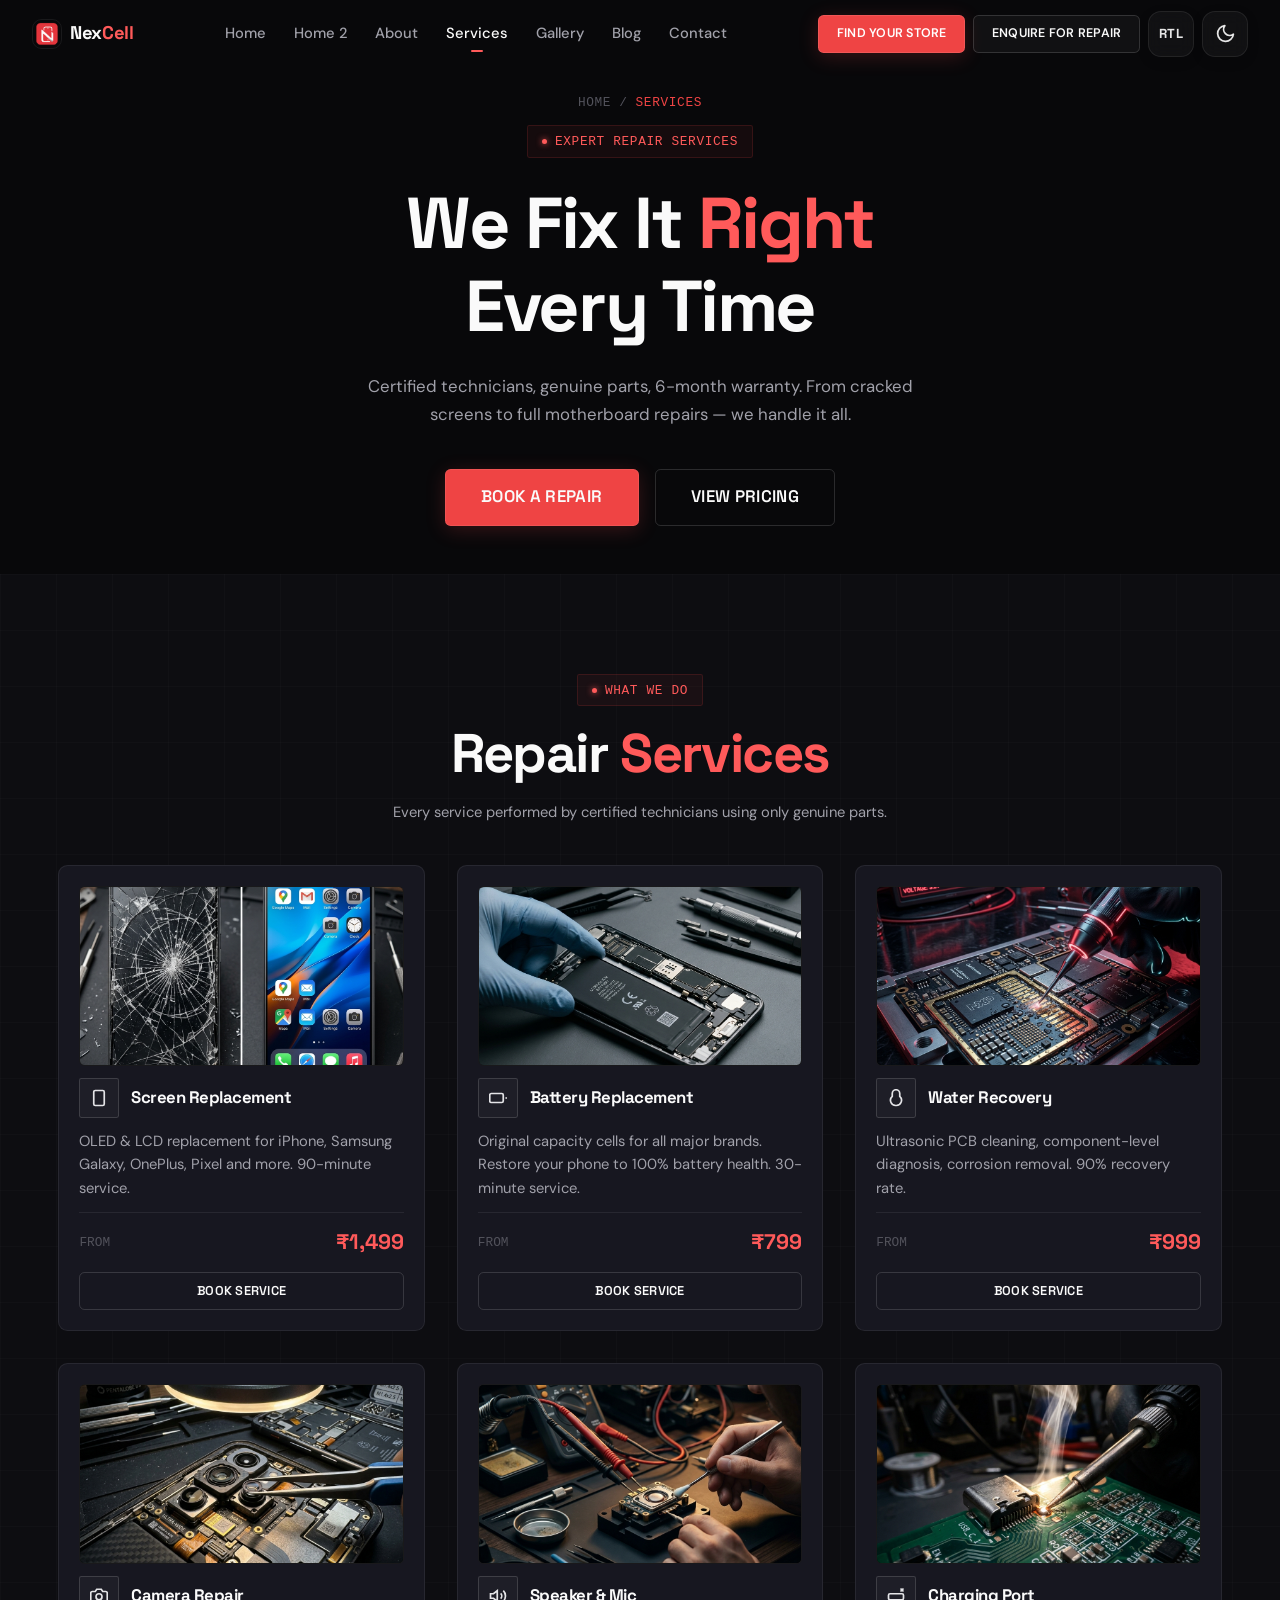
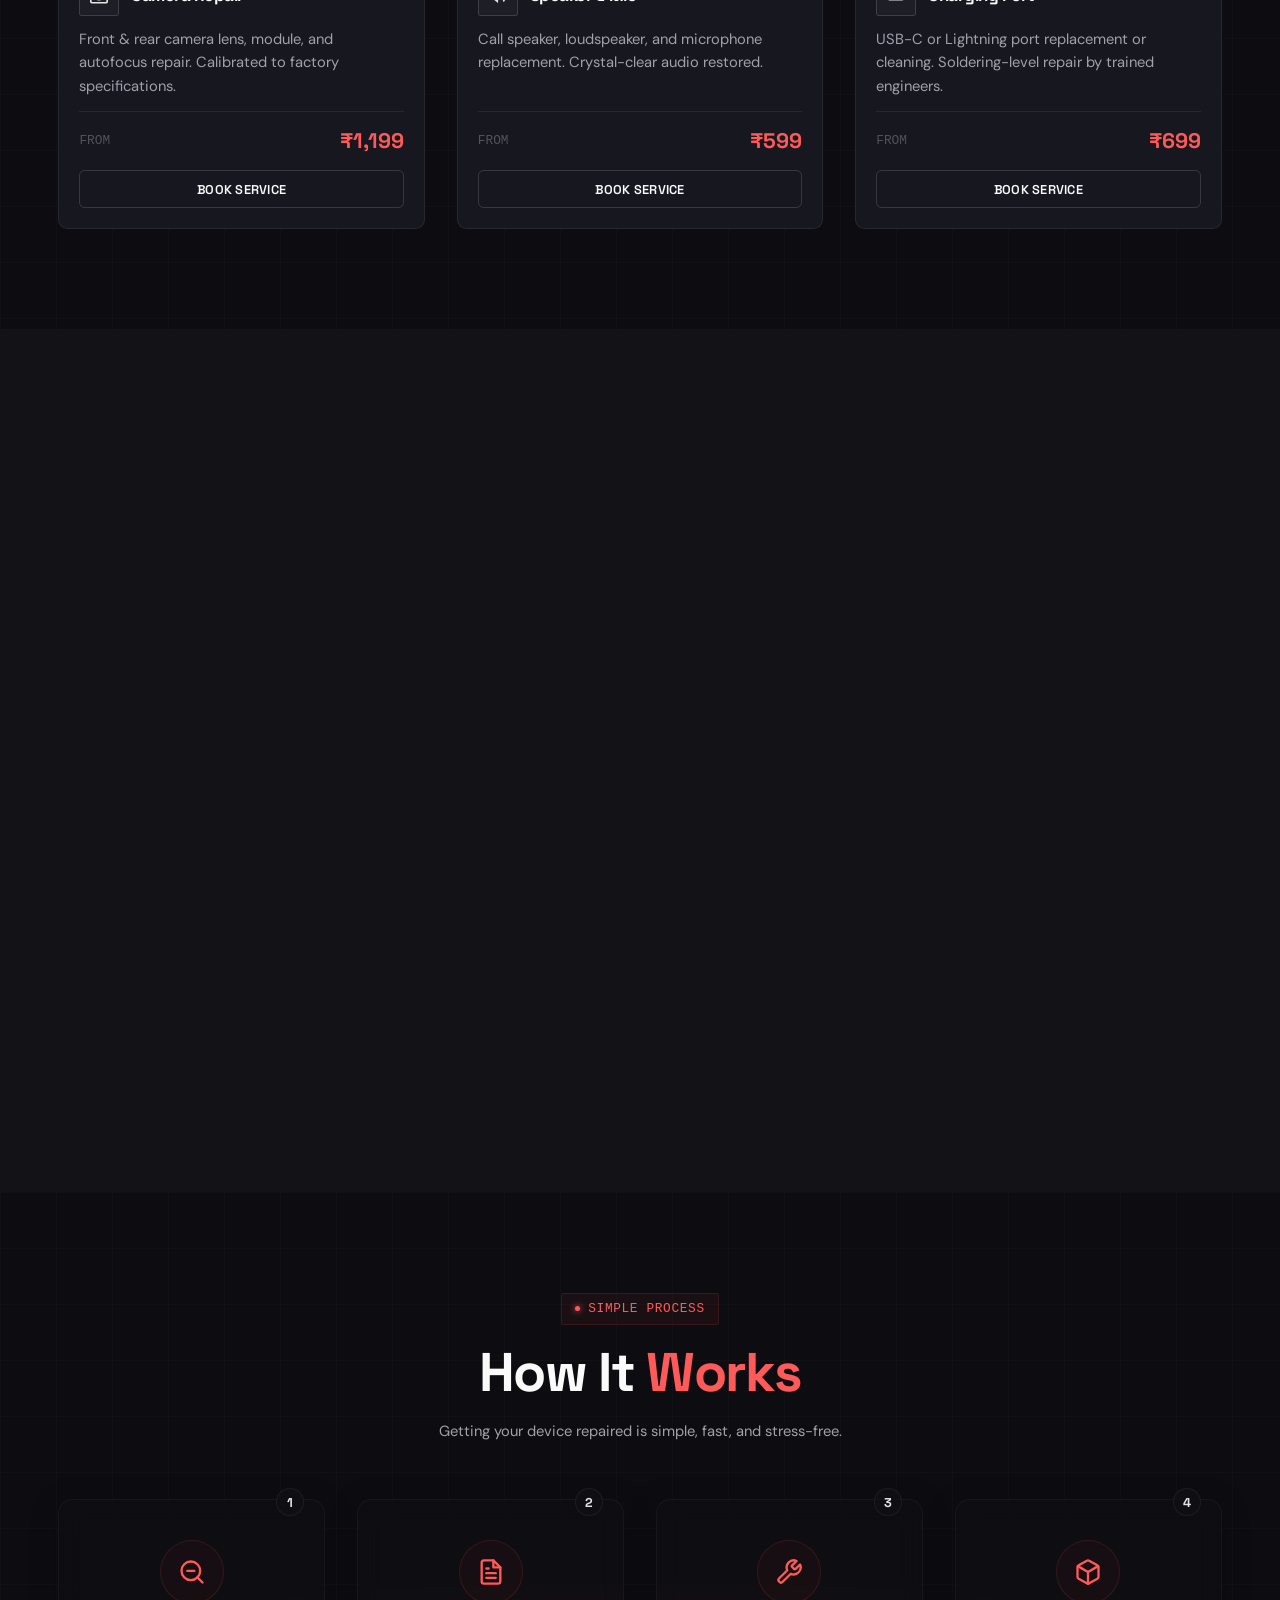
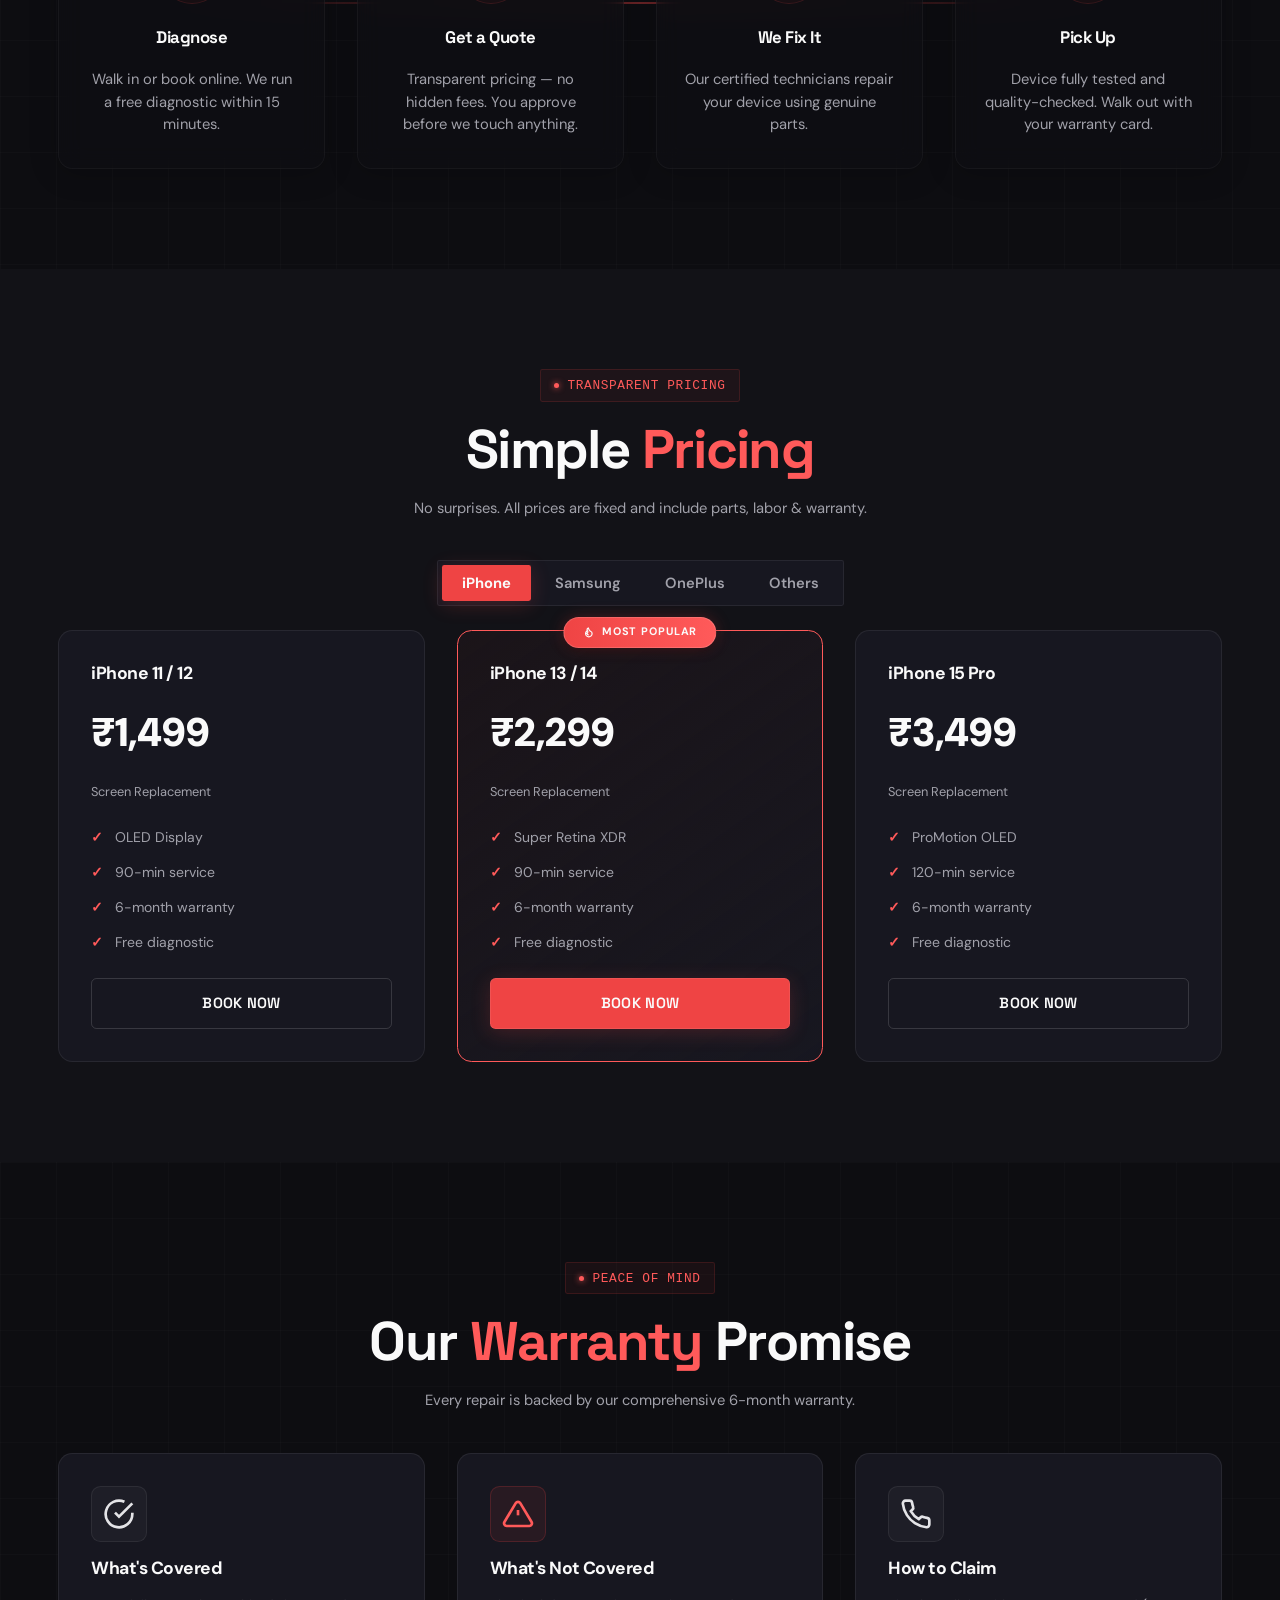
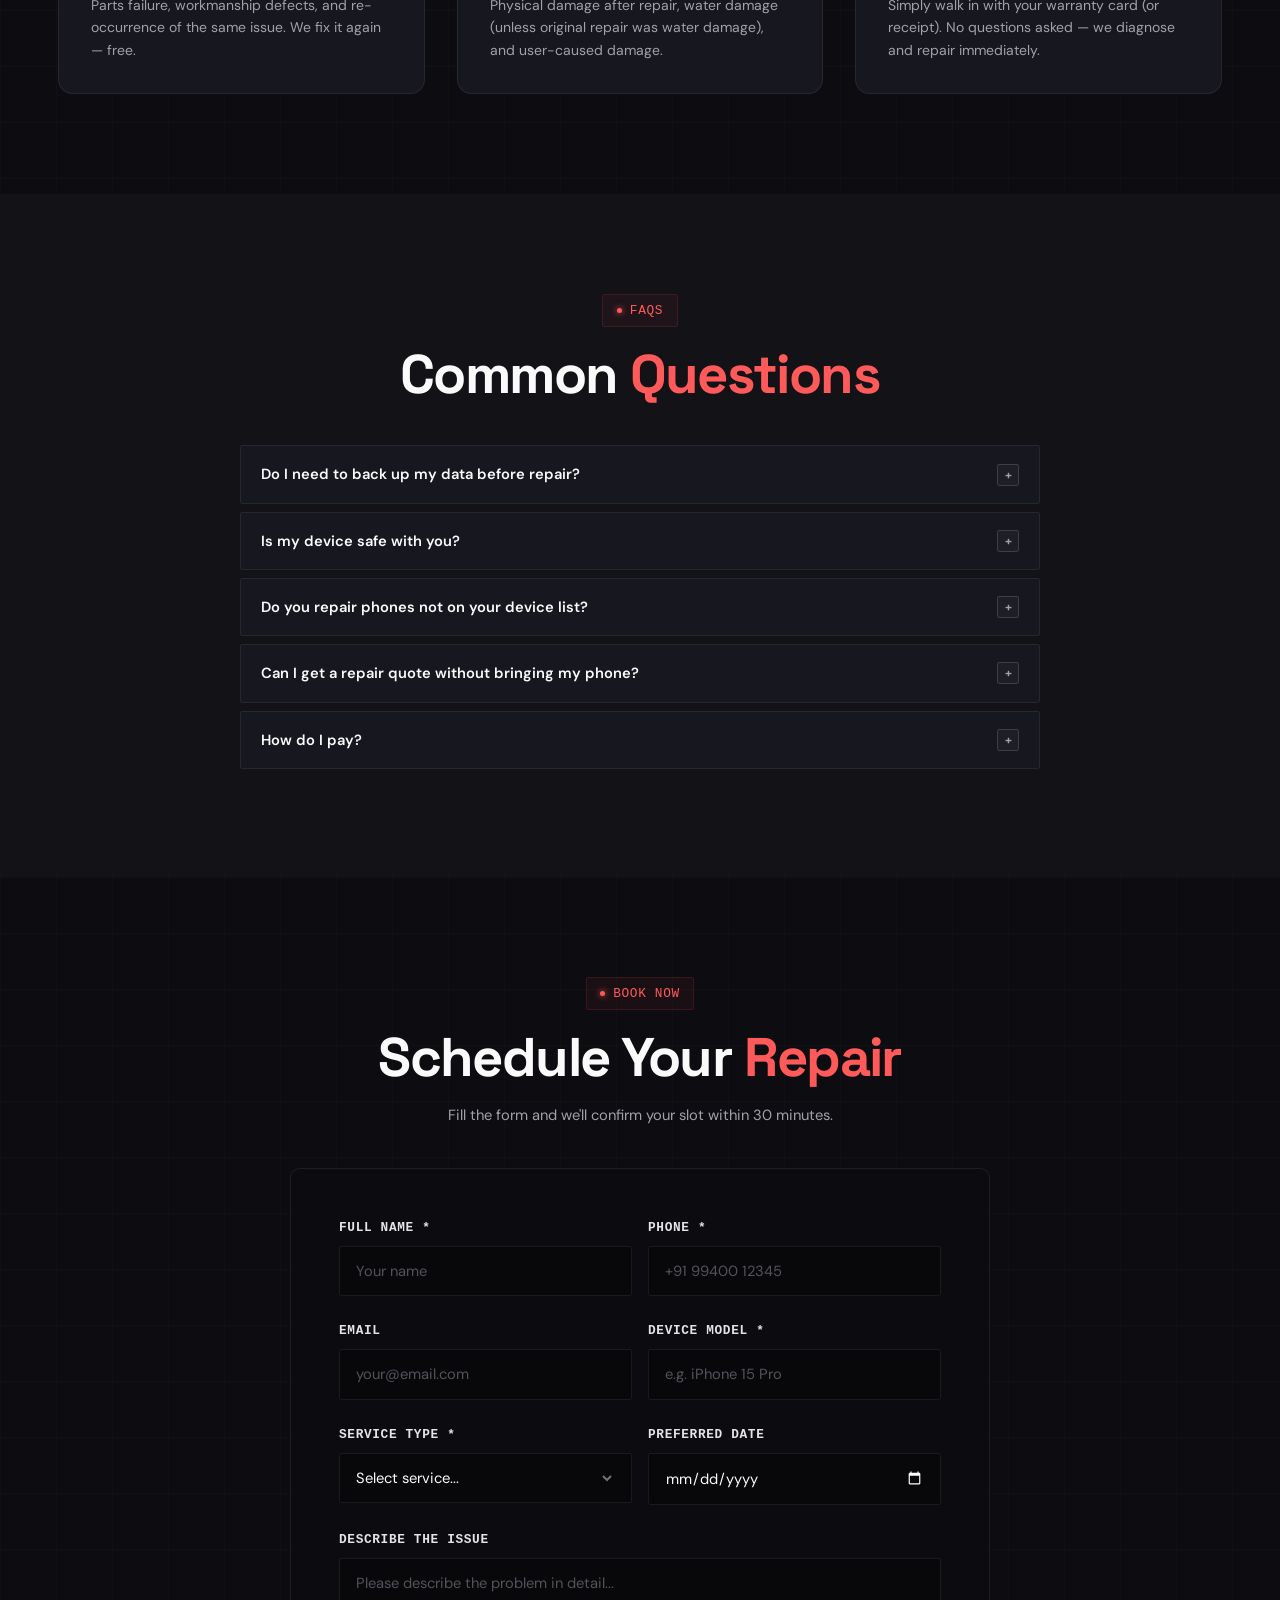
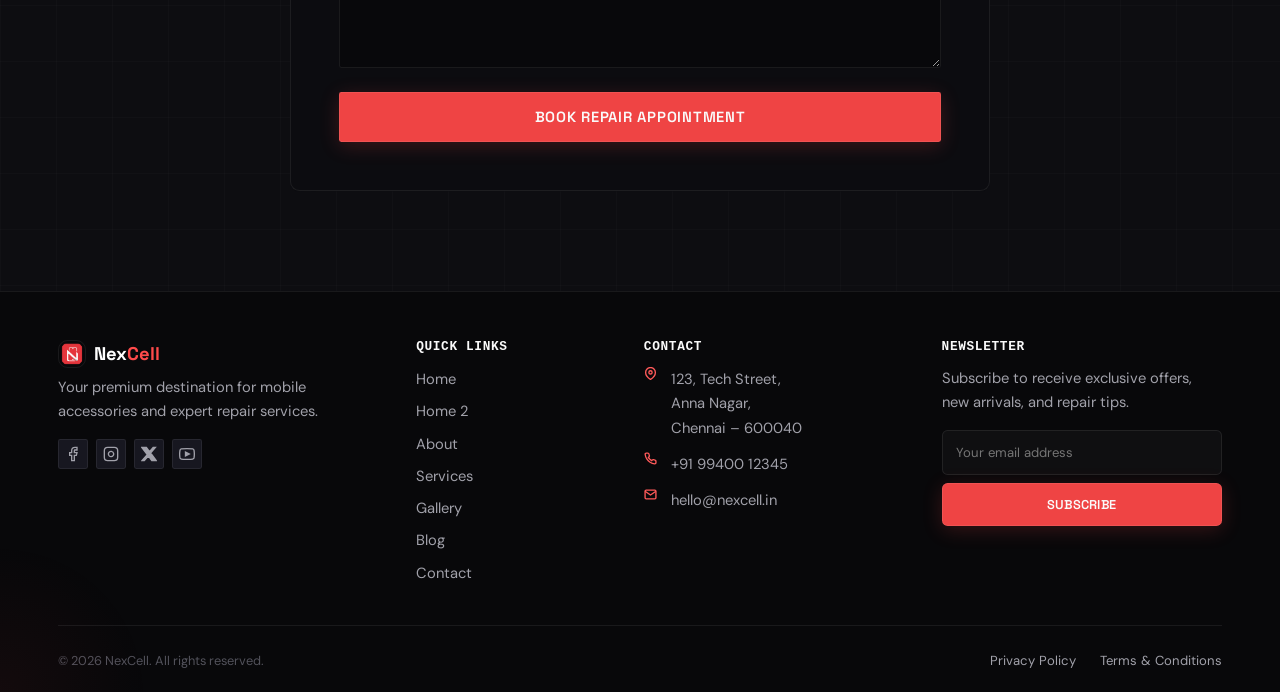
<file: services.html>
<!DOCTYPE html>
<html lang="en" dir="ltr">
<head>
  <meta charset="UTF-8" />
  <meta name="viewport" content="width=device-width, initial-scale=1.0" />
  <meta name="description" content="NexCell Services — Screen repair, battery replacement, water damage recovery, camera repair, software & more. Transparent pricing, 6-month warranty." />
  <title>Services — NexCell</title>
  <link rel="shortcut icon" type="image/x-icon" href="favicon.ico" />
  <!-- Theme: FOUC prevention (immediate before paint) -->
  <script>
    (function(){var t='dark';try{var s=localStorage.getItem('nexcell-theme');if(s==='light'||s==='dark')t=s;}catch(e){}if(t==='light')document.documentElement.setAttribute('data-theme','light');try{var d=localStorage.getItem('nexcell-dir');if(d==='rtl')document.documentElement.setAttribute('dir','rtl');}catch(e){}})();
  </script>

  <link rel="preconnect" href="https://fonts.googleapis.com" />
  <link rel="preconnect" href="https://fonts.gstatic.com" crossorigin />
  <link href="https://fonts.googleapis.com/css2?family=DM+Sans:ital,opsz,wght@0,9..40,300;0,9..40,400;0,9..40,500;0,9..40,600;0,9..40,700;1,9..40,400&family=Space+Grotesk:wght@300;400;500;600;700&display=swap" rel="stylesheet" />
  <link rel="stylesheet" href="css/style.css" />
  <link rel="stylesheet" href="css/theme.css" />
  <link rel="stylesheet" href="css/components.css" />
  <link rel="stylesheet" href="css/responsive.css" />
  <link rel="stylesheet" href="css/rtl.css" />
  <style>
    .pricing-card {
      background: var(--clr-bg-card);
      border: 1px solid var(--clr-border);
      border-radius: var(--r-lg);
      padding: 2rem;
      transition: all 0.3s ease;
      position: relative;
    }
    .pricing-card.featured {
      border-color: var(--clr-red-light);
      background: linear-gradient(145deg, rgba(239, 68, 68, 0.04), var(--clr-bg-card));
    }
    .pricing-card:hover {
      transform: translateY(-6px);
      box-shadow: var(--shadow-lg);
      border-color: var(--clr-border-glow);
    }
    .pricing-badge {
      position: absolute;
      top: -14px;
      left: 50%;
      transform: translateX(-50%);
      background: linear-gradient(90deg, var(--clr-red) 0%, var(--clr-red-light) 100%);
      color: var(--clr-white);
      font-size: 0.68rem;
      font-weight: 700;
      padding: 0.35rem 1.15rem;
      border-radius: 999px;
      letter-spacing: 0.08em;
      text-transform: uppercase;
      white-space: nowrap;
      display: inline-flex;
      align-items: center;
      gap: 0.35rem;
      box-shadow: 0 0 15px rgba(239, 68, 68, 0.25), 0 4px 10px rgba(0, 0, 0, 0.4);
      border: 1px solid rgba(255, 255, 255, 0.15);
      z-index: 10;
    }
    .pricing-price {
      font-family: var(--font-head);
      font-size: 2.5rem;
      font-weight: 900;
      color: var(--clr-white);
      margin: 1rem 0;
    }
    .pricing-features {
      display: flex;
      flex-direction: column;
      gap: 0.75rem;
      margin: 1.5rem 0;
    }
    .pricing-feature {
      display: flex;
      align-items: center;
      gap: 0.75rem;
      font-size: 0.875rem;
      color: var(--clr-silver);
    }
    .pricing-feature::before { content: '✓'; color: var(--clr-red-light); font-weight: 700; flex-shrink: 0; }

    .warranty-card {
      display: flex;
      flex-direction: column;
      align-items: flex-start;
      gap: 1rem;
      padding: 2rem;
      background: var(--clr-bg-card);
      border: 1px solid var(--clr-border);
      border-radius: var(--r-lg);
      transition: all 0.3s ease;
    }
    .warranty-card:hover { transform: translateY(-4px); border-color: var(--clr-border-glow); }
    .warranty-card svg { width: 32px; height: 32px; fill: none; stroke: currentColor; stroke-width: 2px; }

    /* ── PROCESS STEPS REDESIGN OVERRIDES ── */
    .steps-grid {
      display: grid;
      grid-template-columns: repeat(4, 1fr);
      gap: 2rem;
      position: relative;
      margin-top: 3.5rem;
    }
    .steps-grid::before {
      content: "";
      position: absolute;
      top: 38%;
      left: 10%;
      right: 10%;
      height: 2px;
      background: linear-gradient(90deg, 
        rgba(239, 68, 68, 0.03) 0%, 
        rgba(239, 68, 68, 0.4) 50%, 
        rgba(239, 68, 68, 0.03) 100%
      );
      z-index: 1;
    }
    .step-card {
      background: rgba(16, 16, 20, 0.4);
      backdrop-filter: blur(12px);
      -webkit-backdrop-filter: blur(12px);
      border: 1px solid rgba(255, 255, 255, 0.04);
      border-radius: var(--r-lg);
      padding: 2.5rem 1.75rem 2rem;
      display: flex;
      flex-direction: column;
      align-items: center;
      text-align: center;
      gap: 1.25rem;
      position: relative;
      z-index: 2;
      transition: all var(--tr-base);
      box-shadow: 0 4px 30px rgba(0, 0, 0, 0.2);
    }
    .step-card:hover {
      transform: translateY(-8px);
      background: rgba(20, 20, 26, 0.6);
      border-color: rgba(239, 68, 68, 0.25);
      box-shadow: 0 15px 35px rgba(239, 68, 68, 0.06), 0 0 1px rgba(239, 68, 68, 0.2) inset;
    }
    .step-icon-wrap {
      width: 64px;
      height: 64px;
      border-radius: 50%;
      background: rgba(239, 68, 68, 0.04);
      border: 1px solid rgba(239, 68, 68, 0.15);
      display: flex;
      align-items: center;
      justify-content: center;
      color: var(--clr-red-light);
      margin-bottom: 0.25rem;
      transition: all var(--tr-base);
      position: relative;
    }
    .step-card:hover .step-icon-wrap {
      background: rgba(239, 68, 68, 0.12);
      border-color: var(--clr-red-light);
      transform: scale(1.05);
      box-shadow: 0 0 15px rgba(239, 68, 68, 0.15);
    }
    .step-icon-wrap svg {
      width: 28px;
      height: 28px;
      fill: none;
      stroke: currentColor;
      stroke-width: 2px;
      stroke-linecap: round;
      stroke-linejoin: round;
    }
    .step-number-badge {
      position: absolute;
      top: -12px;
      right: 20px;
      background: rgba(16, 16, 20, 0.9);
      border: 1px solid rgba(255, 255, 255, 0.06);
      color: var(--clr-silver-light);
      font-family: var(--font-display);
      font-size: 0.8rem;
      font-weight: 700;
      width: 28px;
      height: 28px;
      border-radius: 50%;
      display: flex;
      align-items: center;
      justify-content: center;
      transition: all var(--tr-base);
      z-index: 5;
    }
    .step-card:hover .step-number-badge {
      background: var(--clr-red);
      color: var(--clr-white);
      border-color: var(--clr-red);
      box-shadow: var(--shadow-red);
      transform: scale(1.05);
    }

    /* Dark Mode specific native calendar icon color fix */
    html:not([data-theme="light"]) #repairDate::-webkit-calendar-picker-indicator,
    html[data-theme="dark"] #repairDate::-webkit-calendar-picker-indicator {
      filter: invert(1);
      cursor: pointer;
    }
  </style>
</head>
<body>

<!-- NAVBAR -->
<header>
  <nav class="navbar" id="navbar" role="navigation" aria-label="Main navigation">
    <div class="navbar-inner">
      <a href="index.html" class="navbar-logo">
        <img src="images/logo.png" alt="NexCell Logo" style="height: 30px; width: auto; object-fit: contain; flex-shrink: 0;" />
        <div class="logo-text">Nex<span>Cell</span></div>
      </a>
      <ul class="navbar-nav" role="list">
        <li><a href="index.html" class="nav-link">Home</a></li>
        <li><a href="home2.html" class="nav-link">Home 2</a></li>
        <li><a href="about.html" class="nav-link">About</a></li>
        <li><a href="services.html" class="nav-link active">Services</a></li>
        <li><a href="gallery.html" class="nav-link">Gallery</a></li>
        <li><a href="blog.html" class="nav-link">Blog</a></li>
        <li><a href="contact.html" class="nav-link">Contact</a></li>
      </ul>
      <!-- Navbar Right Actions -->
      <div style="display:flex;align-items:center;gap:0.5rem;">
        <a href="contact.html" class="navbar-cta-primary">Find Your Store</a>
        <a href="services.html" class="navbar-cta-secondary">Enquire for Repair</a>
        <button class="navbar-profile-btn" id="rtlToggle" aria-label="Switch to Right-to-Left layout" title="Switch to RTL" type="button">
          <span class="rtl-toggle-text">RTL</span>
        </button>
        <button class="navbar-profile-btn" id="themeToggle" aria-label="Switch to light mode" type="button">
          <svg xmlns="http://www.w3.org/2000/svg" width="20" height="20" viewBox="0 0 24 24" fill="none" stroke="currentColor" stroke-width="2" stroke-linecap="round" stroke-linejoin="round">
            <path d="M21 12.79A9 9 0 1 1 11.21 3 7 7 0 0 0 21 12.79z"></path>
          </svg>
        </button>
        <button class="menu-toggle" id="menuToggle" aria-label="Toggle menu">
        <span></span><span></span><span></span>
      </button>
      </div>
      </div>
      
    </div>
  </nav>
  <nav class="mobile-nav" id="mobileNav">
    <a href="index.html" class="nav-link">Home</a>
    <a href="home2.html" class="nav-link">Home 2</a>
    <a href="about.html" class="nav-link">About</a>
    <a href="services.html" class="nav-link active">Services</a>
    <a href="gallery.html" class="nav-link">Gallery</a>
    <a href="blog.html" class="nav-link">Blog</a>
    <a href="contact.html" class="nav-link">Contact</a>
    <div style="display:flex; flex-direction:column; gap:0.5rem; margin-top:0.75rem; padding-top:0.75rem; border-top:1px solid var(--clr-border);">
      <a href="contact.html" class="navbar-cta-primary" style="width:100%;">Find Your Store</a>
      <a href="services.html" class="navbar-cta-secondary" style="width:100%;">Enquire for Repair</a>
    </div>
  </nav>
</header>

<!-- ══ SECTION 1 — HERO ══ -->
<section class="page-hero bg-grid" aria-label="Services hero">
  <div class="page-hero-bg"></div>
  <div class="glow-blue" style="top:-200px;right:5%;" aria-hidden="true"></div>
  <div class="container">
    <div class="page-hero-content">
      <nav class="breadcrumb" aria-label="Breadcrumb">
        <a href="index.html">Home</a> / <span>Services</span>
      </nav>
      <div class="section-tag reveal" style="margin:0 auto 1.5rem;">Expert Repair Services</div>
      <h1 class="reveal delay-1" style="font-size:clamp(2.5rem,6vw,4.5rem);font-weight:900;margin-bottom:1.5rem;">
        We Fix It <span class="grad-text">Right</span><br />Every Time
      </h1>
      <p class="reveal delay-2" style="color:var(--clr-silver);font-size:1.05rem;line-height:1.7;max-width:560px;margin:0 auto 2.5rem;">
        Certified technicians, genuine parts, 6-month warranty. From cracked screens to full motherboard repairs — we handle it all.
      </p>
      <div class="reveal delay-3" style="display:flex;gap:1rem;justify-content:center;flex-wrap:wrap;">
        <a href="#book-repair" class="btn btn-primary btn-lg">Book a Repair</a>
        <a href="#pricing"     class="btn btn-outline btn-lg">View Pricing</a>
      </div>
    </div>
  </div>
</section>

<!-- ══ SECTION 2 — REPAIR SERVICES ══ -->
<section class="section bg-grid" id="repair-services" aria-label="Repair services">
  <div class="container">
    <div class="section-header">
      <div class="section-tag reveal">What We Do</div>
      <h2 class="section-title reveal delay-1">Repair <span class="grad-text">Services</span></h2>
      <p class="section-subtitle reveal delay-2">Every service performed by certified technicians using only genuine parts.</p>
    </div>

    <div class="grid-3">
      <!-- Card 1: Screen -->
      <article class="service-card reveal delay-1">
        <div class="service-img-wrap">
          <img src="images/before-after-screen.png" alt="Screen replacement service" loading="lazy" />
        </div>
        <div style="display:flex; align-items:center; gap:0.75rem;">
          <div class="service-icon">
            <svg viewBox="0 0 24 24"><rect x="5" y="2" width="14" height="20" rx="2" ry="2"></rect><line x1="12" y1="18" x2="12.01" y2="18"></line></svg>
          </div>
          <h3 class="service-name" style="margin:0;">Screen Replacement</h3>
        </div>
        <p class="service-desc">OLED & LCD replacement for iPhone, Samsung Galaxy, OnePlus, Pixel and more. 90-minute service.</p>
        <div class="service-price"><span class="price-from">From</span><span class="price-amount">₹1,499</span></div>
        <a href="#book-repair" class="btn btn-outline btn-sm service-book-btn" data-service="Screen Replacement" style="width:100%; justify-content:center;">Book Service</a>
      </article>

      <!-- Card 2: Battery -->
      <article class="service-card reveal delay-2">
        <div class="service-img-wrap">
          <img src="images/service-battery.png" alt="Battery replacement service" loading="lazy" />
        </div>
        <div style="display:flex; align-items:center; gap:0.75rem;">
          <div class="service-icon">
            <svg viewBox="0 0 24 24"><rect x="1" y="6" width="18" height="12" rx="2" ry="2"></rect><line x1="23" y1="11" x2="23" y2="13"></line></svg>
          </div>
          <h3 class="service-name" style="margin:0;">Battery Replacement</h3>
        </div>
        <p class="service-desc">Original capacity cells for all major brands. Restore your phone to 100% battery health. 30-minute service.</p>
        <div class="service-price"><span class="price-from">From</span><span class="price-amount">₹799</span></div>
        <a href="#book-repair" class="btn btn-outline btn-sm service-book-btn" data-service="Battery Replacement" style="width:100%; justify-content:center;">Book Service</a>
      </article>

      <!-- Card 3: Water Damage -->
      <article class="service-card reveal delay-3">
        <div class="service-img-wrap">
          <img src="images/service-water.png" alt="Water damage repair" loading="lazy" />
        </div>
        <div style="display:flex; align-items:center; gap:0.75rem;">
          <div class="service-icon">
            <svg viewBox="0 0 24 24"><path d="M12 22a7 7 0 0 0 5-12.2V6a5 5 0 0 0-10 0v3.8A7 7 0 0 0 12 22z"></path></svg>
          </div>
          <h3 class="service-name" style="margin:0;">Water Recovery</h3>
        </div>
        <p class="service-desc">Ultrasonic PCB cleaning, component-level diagnosis, corrosion removal. 90% recovery rate.</p>
        <div class="service-price"><span class="price-from">From</span><span class="price-amount">₹999</span></div>
        <a href="#book-repair" class="btn btn-outline btn-sm service-book-btn" data-service="Water Damage Recovery" style="width:100%; justify-content:center;">Book Service</a>
      </article>

      <!-- Card 4: Camera Repair -->
      <article class="service-card reveal delay-1">
        <div class="service-img-wrap">
          <img src="images/service-camera.png" alt="Camera module repair" loading="lazy" />
        </div>
        <div style="display:flex; align-items:center; gap:0.75rem;">
          <div class="service-icon">
            <svg viewBox="0 0 24 24"><path d="M23 19a2 2 0 0 1-2 2H3a2 2 0 0 1-2-2V8a2 2 0 0 1 2-2h4l2-3h6l2 3h4a2 2 0 0 1 2 2z"></path><circle cx="12" cy="13" r="4"></circle></svg>
          </div>
          <h3 class="service-name" style="margin:0;">Camera Repair</h3>
        </div>
        <p class="service-desc">Front & rear camera lens, module, and autofocus repair. Calibrated to factory specifications.</p>
        <div class="service-price"><span class="price-from">From</span><span class="price-amount">₹1,199</span></div>
        <a href="#book-repair" class="btn btn-outline btn-sm service-book-btn" data-service="Camera Module Repair" style="width:100%; justify-content:center;">Book Service</a>
      </article>

      <!-- Card 5: Speaker & Mic -->
      <article class="service-card reveal delay-2">
        <div class="service-img-wrap">
          <img src="images/service-audio.png" alt="Speaker and microphone repair" loading="lazy" />
        </div>
        <div style="display:flex; align-items:center; gap:0.75rem;">
          <div class="service-icon">
            <svg viewBox="0 0 24 24"><path d="M11 5L6 9H2v6h4l5 4V5z"></path><path d="M19.07 4.93a10 10 0 0 1 0 14.14M15.54 8.46a5 5 0 0 1 0 7.07"></path></svg>
          </div>
          <h3 class="service-name" style="margin:0;">Speaker & Mic</h3>
        </div>
        <p class="service-desc">Call speaker, loudspeaker, and microphone replacement. Crystal-clear audio restored.</p>
        <div class="service-price"><span class="price-from">From</span><span class="price-amount">₹599</span></div>
        <a href="#book-repair" class="btn btn-outline btn-sm service-book-btn" data-service="Speaker & Mic Repair" style="width:100%; justify-content:center;">Book Service</a>
      </article>

      <!-- Card 6: Charging Port -->
      <article class="service-card reveal delay-3">
        <div class="service-img-wrap">
          <img src="images/service-port.png" alt="Charging port repair" loading="lazy" />
        </div>
        <div style="display:flex; align-items:center; gap:0.75rem;">
          <div class="service-icon">
            <svg viewBox="0 0 24 24"><line x1="18" y1="2" x2="22" y2="6"></line><line x1="22" y1="2" x2="18" y2="6"></line><rect x="2" y="9" width="20" height="8" rx="2" ry="2"></rect></svg>
          </div>
          <h3 class="service-name" style="margin:0;">Charging Port</h3>
        </div>
        <p class="service-desc">USB-C or Lightning port replacement or cleaning. Soldering-level repair by trained engineers.</p>
        <div class="service-price"><span class="price-from">From</span><span class="price-amount">₹699</span></div>
        <a href="#book-repair" class="btn btn-outline btn-sm service-book-btn" data-service="Charging Port Repair" style="width:100%; justify-content:center;">Book Service</a>
      </article>
    </div>
  </div>
</section>

<!-- ══ SECTION 3 — ACCESSORIES SERVICES ══ -->
<section class="section" style="background:var(--clr-bg-2);" aria-label="Accessories services">
  <div class="container">
    <div class="section-header">
      <div class="section-tag reveal">Accessories</div>
      <h2 class="section-title reveal delay-1">We Also <span class="grad-text">Sell & Install</span></h2>
      <p class="section-subtitle reveal delay-2">Premium accessories with professional installation. Guaranteed to fit perfectly.</p>
    </div>

    <!-- Category Filters -->
    <div class="filter-container reveal delay-2" id="accessoriesFilterGroup" style="display:flex; justify-content:center; gap:0.75rem; margin-bottom:3rem; flex-wrap:wrap;">
      <button class="filter-btn active" data-filter="all">All Accessories</button>
      <button class="filter-btn" data-filter="phone">Phone Repairs</button>
      <button class="filter-btn" data-filter="laptop">Laptop Repairs</button>
      <button class="filter-btn" data-filter="tablet">Tablet Repairs</button>
      <button class="filter-btn" data-filter="other">Other Tech Repairs</button>
    </div>

    <div class="grid-4" id="accessoriesGrid">
      <!-- Card 1: Cases & Covers -->
      <div class="accessory-card reveal delay-1" data-categories="phone">
        <div class="accessory-card-img-wrap">
          <img src="images/accessory-cases.png" alt="Cases & Covers" class="accessory-card-img" />
        </div>
        <div class="accessory-card-body">
          <div class="accessory-card-header">
            <div class="icon-box icon-box-zinc">
              <svg viewBox="0 0 24 24"><rect x="5" y="2" width="14" height="20" rx="2" ry="2"></rect><line x1="12" y1="18" x2="12.01" y2="18"></line></svg>
            </div>
            <h3 class="feature-title">Cases & Covers</h3>
          </div>
          <p class="feature-desc">Hundreds of case options. We help you find the perfect fit for your device and lifestyle.</p>
        </div>
      </div>

      <!-- Card 2: Screen Protectors -->
      <div class="accessory-card reveal delay-2" data-categories="phone">
        <div class="accessory-card-img-wrap">
          <img src="images/accessory-screens.png" alt="Screen Protectors" class="accessory-card-img" />
        </div>
        <div class="accessory-card-body">
          <div class="accessory-card-header">
            <div class="icon-box icon-box-zinc">
              <svg viewBox="0 0 24 24"><path d="M12 22s8-4 8-10V5l-8-3-8 3v7c0 6 8 10 8 10z"></path></svg>
            </div>
            <h3 class="feature-title">Screen Protectors</h3>
          </div>
          <p class="feature-desc">Professional dust-free installation. Bubble-free guaranteed or we redo it free.</p>
        </div>
      </div>

      <!-- Card 3: Chargers & Cables -->
      <div class="accessory-card reveal delay-3" data-categories="phone laptop">
        <div class="accessory-card-img-wrap">
          <img src="images/accessory-chargers.png" alt="Chargers & Cables" class="accessory-card-img" />
        </div>
        <div class="accessory-card-body">
          <div class="accessory-card-header">
            <div class="icon-box icon-box-zinc">
              <svg viewBox="0 0 24 24"><path d="M13 2L3 14h9l-1 8 10-12h-9l1-8z"></path></svg>
            </div>
            <h3 class="feature-title">Chargers & Cables</h3>
          </div>
          <p class="feature-desc">GaN chargers, MagSafe, USB-C, Lightning cables. Genuine brands only.</p>
        </div>
      </div>

      <!-- Card 4: Earbuds & Audio -->
      <div class="accessory-card reveal delay-4" data-categories="phone other">
        <div class="accessory-card-img-wrap">
          <img src="images/accessory-audio.png" alt="Earbuds & Audio" class="accessory-card-img" />
        </div>
        <div class="accessory-card-body">
          <div class="accessory-card-header">
            <div class="icon-box icon-box-zinc">
              <svg viewBox="0 0 24 24"><path d="M3 18v-6a9 9 0 0 1 18 0v6"></path><path d="M21 19a2 2 0 0 1-2 2h-1a2 2 0 0 1-2-2v-3a2 2 0 0 1 2-2h3zM3 19a2 2 0 0 0 2 2h1a2 2 0 0 0 2-2v-3a2 2 0 0 0-2-2H3z"></path></svg>
            </div>
            <h3 class="feature-title">Earbuds & Audio</h3>
          </div>
          <p class="feature-desc">TWS earbuds, wired headphones, Bluetooth speakers from top brands.</p>
        </div>
      </div>
    </div>
    
    <!-- No Accessories Found Message -->
    <div id="noAccessoriesMessage" style="display:none; flex-direction:column; align-items:center; justify-content:center; text-align:center; padding:4rem 2rem; background:rgba(255,255,255,0.02); border:1px dashed var(--clr-border); border-radius:var(--r-xl); margin-top:2rem; width:100%;">
      <svg viewBox="0 0 24 24" width="48" height="48" stroke="var(--clr-red-light)" stroke-width="1.5" fill="none" stroke-linecap="round" stroke-linejoin="round" style="margin-bottom:1rem; opacity:0.8;"><circle cx="12" cy="12" r="10"></circle><line x1="12" y1="8" x2="12" y2="12"></line><line x1="12" y1="16" x2="12.01" y2="16"></line></svg>
      <h4 style="color:var(--clr-white); font-family:var(--font-display); font-size:1.2rem; font-weight:700; margin-bottom:0.5rem;">No Accessories Available</h4>
      <p style="color:var(--clr-silver); font-size:0.9rem; max-width:400px; margin:0; line-height:1.5;">We currently don't offer accessories in this category. Our team is working to bring them to you soon!</p>
    </div>
  </div>
</section>

<!-- ══ SECTION 4 — HOW IT WORKS ══ -->
<section class="section bg-grid" aria-label="How it works">
  <div class="container">
    <div class="section-header">
      <div class="section-tag reveal">Simple Process</div>
      <h2 class="section-title reveal delay-1">How It <span class="grad-text">Works</span></h2>
      <p class="section-subtitle reveal delay-2">Getting your device repaired is simple, fast, and stress-free.</p>
    </div>

    <div class="steps-grid">
      <!-- Step 1: Diagnose -->
      <div class="step-card reveal delay-1">
        <div class="step-number-badge">1</div>
        <div class="step-icon-wrap">
          <svg viewBox="0 0 24 24"><circle cx="11" cy="11" r="8"></circle><line x1="21" y1="21" x2="16.65" y2="16.65"></line><line x1="8" y1="11" x2="14" y2="11"></line></svg>
        </div>
        <h3 class="step-title">Diagnose</h3>
        <p class="step-desc">Walk in or book online. We run a free diagnostic within 15 minutes.</p>
      </div>

      <!-- Step 2: Get a Quote -->
      <div class="step-card reveal delay-2">
        <div class="step-number-badge">2</div>
        <div class="step-icon-wrap">
          <svg viewBox="0 0 24 24"><path d="M14 2H6a2 2 0 0 0-2 2v16a2 2 0 0 0 2 2h12a2 2 0 0 0 2-2V8z"></path><polyline points="14 2 14 8 20 8"></polyline><line x1="16" y1="13" x2="8" y2="13"></line><line x1="16" y1="17" x2="8" y2="17"></line><polyline points="10 9 9 9 8 9"></polyline></svg>
        </div>
        <h3 class="step-title">Get a Quote</h3>
        <p class="step-desc">Transparent pricing — no hidden fees. You approve before we touch anything.</p>
      </div>

      <!-- Step 3: We Fix It -->
      <div class="step-card reveal delay-3">
        <div class="step-number-badge">3</div>
        <div class="step-icon-wrap">
          <svg viewBox="0 0 24 24"><path d="M14.7 6.3a1 1 0 0 0 0 1.4l1.6 1.6a1 1 0 0 0 1.4 0l3.77-3.77a6 6 0 0 1-7.94 7.94l-6.91 6.91a2.12 2.12 0 0 1-3-3l6.91-6.91a6 6 0 0 1 7.94-7.94l-3.76 3.76z"></path></svg>
        </div>
        <h3 class="step-title">We Fix It</h3>
        <p class="step-desc">Our certified technicians repair your device using genuine parts.</p>
      </div>

      <!-- Step 4: Pick Up -->
      <div class="step-card reveal delay-4">
        <div class="step-number-badge">4</div>
        <div class="step-icon-wrap">
          <svg viewBox="0 0 24 24"><path d="M21 16V8a2 2 0 0 0-1-1.73l-7-4a2 2 0 0 0-2 0l-7 4A2 2 0 0 0 3 8v8a2 2 0 0 0 1 1.73l7 4a2 2 0 0 0 2 0l7-4A2 2 0 0 0 21 16z"></path><polyline points="3.27 6.96 12 12.01 20.73 6.96"></polyline><line x1="12" y1="22.08" x2="12" y2="12"></line></svg>
        </div>
        <h3 class="step-title">Pick Up</h3>
        <p class="step-desc">Device fully tested and quality-checked. Walk out with your warranty card.</p>
      </div>
    </div>
  </div>
</section>

<!-- ══ SECTION 5 — PRICING TABLE ══ -->
<section class="section" style="background:var(--clr-bg-2);" id="pricing" aria-label="Pricing">
  <div class="container">
    <div class="section-header">
      <div class="section-tag reveal">Transparent Pricing</div>
      <h2 class="section-title reveal delay-1">Simple <span class="grad-text">Pricing</span></h2>
      <p class="section-subtitle reveal delay-2">No surprises. All prices are fixed and include parts, labor & warranty.</p>
    </div>

    <!-- Tabs -->
    <div class="pricing-tabs reveal">
      <button class="pricing-tab" data-tab="iphone">iPhone</button>
      <button class="pricing-tab" data-tab="samsung">Samsung</button>
      <button class="pricing-tab" data-tab="oneplus">OnePlus</button>
      <button class="pricing-tab" data-tab="others">Others</button>
    </div>

    <!-- iPhone panel -->
    <div class="pricing-panel" data-panel="iphone">
      <div class="grid-3">
        <div class="pricing-card">
          <h3 style="font-family:var(--font-head);font-size:1.1rem;font-weight:700;color:var(--clr-white);">iPhone 11 / 12</h3>
          <div class="pricing-price">₹1,499</div>
          <div style="font-size:0.8rem;color:var(--clr-silver);margin-bottom:1rem;">Screen Replacement</div>
          <div class="pricing-features">
            <div class="pricing-feature">OLED Display</div>
            <div class="pricing-feature">90-min service</div>
            <div class="pricing-feature">6-month warranty</div>
            <div class="pricing-feature">Free diagnostic</div>
          </div>
          <a href="#book-repair" class="btn btn-outline" style="width:100%;justify-content:center;">Book Now</a>
        </div>

        <div class="pricing-card featured">
          <div class="pricing-badge"><svg xmlns="http://www.w3.org/2000/svg" viewBox="0 0 24 24" fill="none" stroke="currentColor" stroke-width="2.5" stroke-linecap="round" stroke-linejoin="round" class="pricing-badge-icon" style="width: 12px; height: 12px; margin-right: 1.5px; flex-shrink: 0;"><path d="M8.5 14.5A2.5 2.5 0 0 0 11 12c0-1.38-.5-2-1-3-1.072-2.144-.224-4.054 2-5 .5 2.5 2 4.9 4 6.5a4.5 4.5 0 0 1 3.5 4.5c0 3.5-3 6.5-6.5 6.5c-3.5 0-6.5-3-6.5-6.5c0-1.75.75-3.5 2-4.5"></path><path d="M12 17.5c-1.3 0-2.5-1.5-2.5-2.5"></path></svg>Most Popular</div>
          <h3 style="font-family:var(--font-head);font-size:1.1rem;font-weight:700;color:var(--clr-white);">iPhone 13 / 14</h3>
          <div class="pricing-price">₹2,299</div>
          <div style="font-size:0.8rem;color:var(--clr-silver);margin-bottom:1rem;">Screen Replacement</div>
          <div class="pricing-features">
            <div class="pricing-feature">Super Retina XDR</div>
            <div class="pricing-feature">90-min service</div>
            <div class="pricing-feature">6-month warranty</div>
            <div class="pricing-feature">Free diagnostic</div>
          </div>
          <a href="#book-repair" class="btn btn-primary" style="width:100%;justify-content:center;">Book Now</a>
        </div>

        <div class="pricing-card">
          <h3 style="font-family:var(--font-head);font-size:1.1rem;font-weight:700;color:var(--clr-white);">iPhone 15 Pro</h3>
          <div class="pricing-price">₹3,499</div>
          <div style="font-size:0.8rem;color:var(--clr-silver);margin-bottom:1rem;">Screen Replacement</div>
          <div class="pricing-features">
            <div class="pricing-feature">ProMotion OLED</div>
            <div class="pricing-feature">120-min service</div>
            <div class="pricing-feature">6-month warranty</div>
            <div class="pricing-feature">Free diagnostic</div>
          </div>
          <a href="#book-repair" class="btn btn-outline" style="width:100%;justify-content:center;">Book Now</a>
        </div>
      </div>
    </div>

    <!-- Samsung panel -->
    <div class="pricing-panel" data-panel="samsung" style="display:none;">
      <div class="grid-3">
        <div class="pricing-card">
          <h3 style="font-family:var(--font-head);font-size:1.1rem;font-weight:700;color:var(--clr-white);">Galaxy A Series</h3>
          <div class="pricing-price">₹1,199</div>
          <div style="font-size:0.8rem;color:var(--clr-silver);margin-bottom:1rem;">Screen Replacement</div>
          <div class="pricing-features">
            <div class="pricing-feature">AMOLED Display</div>
            <div class="pricing-feature">90-min service</div>
            <div class="pricing-feature">6-month warranty</div>
            <div class="pricing-feature">Free diagnostic</div>
          </div>
          <a href="#book-repair" class="btn btn-outline" style="width:100%;justify-content:center;">Book Now</a>
        </div>
        <div class="pricing-card featured">
          <div class="pricing-badge"><svg xmlns="http://www.w3.org/2000/svg" viewBox="0 0 24 24" fill="none" stroke="currentColor" stroke-width="2.5" stroke-linecap="round" stroke-linejoin="round" class="pricing-badge-icon" style="width: 12px; height: 12px; margin-right: 1.5px; flex-shrink: 0;"><path d="M8.5 14.5A2.5 2.5 0 0 0 11 12c0-1.38-.5-2-1-3-1.072-2.144-.224-4.054 2-5 .5 2.5 2 4.9 4 6.5a4.5 4.5 0 0 1 3.5 4.5c0 3.5-3 6.5-6.5 6.5c-3.5 0-6.5-3-6.5-6.5c0-1.75.75-3.5 2-4.5"></path><path d="M12 17.5c-1.3 0-2.5-1.5-2.5-2.5"></path></svg>Most Popular</div>
          <h3 style="font-family:var(--font-head);font-size:1.1rem;font-weight:700;color:var(--clr-white);">Galaxy S23 / S24</h3>
          <div class="pricing-price">₹2,499</div>
          <div style="font-size:0.8rem;color:var(--clr-silver);margin-bottom:1rem;">Screen Replacement</div>
          <div class="pricing-features">
            <div class="pricing-feature">Dynamic AMOLED</div>
            <div class="pricing-feature">90-min service</div>
            <div class="pricing-feature">6-month warranty</div>
            <div class="pricing-feature">Free diagnostic</div>
          </div>
          <a href="#book-repair" class="btn btn-primary" style="width:100%;justify-content:center;">Book Now</a>
        </div>
        <div class="pricing-card">
          <h3 style="font-family:var(--font-head);font-size:1.1rem;font-weight:700;color:var(--clr-white);">Galaxy S24 Ultra</h3>
          <div class="pricing-price">₹3,999</div>
          <div style="font-size:0.8rem;color:var(--clr-silver);margin-bottom:1rem;">Screen Replacement</div>
          <div class="pricing-features">
            <div class="pricing-feature">QHD+ AMOLED</div>
            <div class="pricing-feature">120-min service</div>
            <div class="pricing-feature">6-month warranty</div>
            <div class="pricing-feature">Free diagnostic</div>
          </div>
          <a href="#book-repair" class="btn btn-outline" style="width:100%;justify-content:center;">Book Now</a>
        </div>
      </div>
    </div>

    <!-- OnePlus panel -->
    <div class="pricing-panel" data-panel="oneplus" style="display:none;">
      <div class="grid-3">
        <div class="pricing-card">
          <h3 style="font-family:var(--font-head);font-size:1.1rem;font-weight:700;color:var(--clr-white);">OnePlus Nord</h3>
          <div class="pricing-price">₹999</div>
          <div style="font-size:0.8rem;color:var(--clr-silver);margin-bottom:1rem;">Screen Replacement</div>
          <div class="pricing-features">
            <div class="pricing-feature">AMOLED Display</div>
            <div class="pricing-feature">90-min service</div>
            <div class="pricing-feature">6-month warranty</div>
          </div>
          <a href="#book-repair" class="btn btn-outline" style="width:100%;justify-content:center;">Book Now</a>
        </div>
        <div class="pricing-card featured">
          <div class="pricing-badge"><svg xmlns="http://www.w3.org/2000/svg" viewBox="0 0 24 24" fill="none" stroke="currentColor" stroke-width="2.5" stroke-linecap="round" stroke-linejoin="round" class="pricing-badge-icon" style="width: 12px; height: 12px; margin-right: 1.5px; flex-shrink: 0;"><path d="M8.5 14.5A2.5 2.5 0 0 0 11 12c0-1.38-.5-2-1-3-1.072-2.144-.224-4.054 2-5 .5 2.5 2 4.9 4 6.5a4.5 4.5 0 0 1 3.5 4.5c0 3.5-3 6.5-6.5 6.5c-3.5 0-6.5-3-6.5-6.5c0-1.75.75-3.5 2-4.5"></path><path d="M12 17.5c-1.3 0-2.5-1.5-2.5-2.5"></path></svg>Most Popular</div>
          <h3 style="font-family:var(--font-head);font-size:1.1rem;font-weight:700;color:var(--clr-white);">OnePlus 12</h3>
          <div class="pricing-price">₹2,199</div>
          <div style="font-size:0.8rem;color:var(--clr-silver);margin-bottom:1rem;">Screen Replacement</div>
          <div class="pricing-features">
            <div class="pricing-feature">LTPO AMOLED</div>
            <div class="pricing-feature">90-min service</div>
            <div class="pricing-feature">6-month warranty</div>
          </div>
          <a href="#book-repair" class="btn btn-primary" style="width:100%;justify-content:center;">Book Now</a>
        </div>
        <div class="pricing-card">
          <h3 style="font-family:var(--font-head);font-size:1.1rem;font-weight:700;color:var(--clr-white);">OnePlus Open</h3>
          <div class="pricing-price">₹4,499</div>
          <div style="font-size:0.8rem;color:var(--clr-silver);margin-bottom:1rem;">Foldable Repair</div>
          <div class="pricing-features">
            <div class="pricing-feature">Foldable OLED</div>
            <div class="pricing-feature">2–4 hour service</div>
            <div class="pricing-feature">6-month warranty</div>
          </div>
          <a href="#book-repair" class="btn btn-outline" style="width:100%;justify-content:center;">Book Now</a>
        </div>
      </div>
    </div>

    <!-- Others panel -->
    <div class="pricing-panel" data-panel="others" style="display:none;">
      <div style="text-align:center;padding:4rem 2rem;">
        <svg viewBox="0 0 24 24" width="48" height="48" stroke="currentColor" stroke-width="2" fill="none" style="margin-bottom: 1.5rem; color: var(--clr-cyan);"><rect x="5" y="2" width="14" height="20" rx="2" ry="2"></rect><line x1="12" y1="18" x2="12.01" y2="18"></line></svg>
        <h3 style="font-family:var(--font-head);font-size:1.5rem;font-weight:700;margin-bottom:1rem;">Don't see your device?</h3>
        <p style="color:var(--clr-silver);max-width:400px;margin:0 auto 2rem;line-height:1.7;">We repair Xiaomi, Realme, Vivo, Oppo, Google Pixel, Nothing Phone and more. Contact us for a custom quote.</p>
        <a href="contact.html" class="btn btn-primary btn-lg">Get a Custom Quote</a>
      </div>
    </div>
  </div>
</section>

<!-- ══ SECTION 6 — WARRANTY ══ -->
<section class="section bg-grid" aria-label="Warranty information">
  <div class="container">
    <div class="section-header">
      <div class="section-tag reveal">Peace of Mind</div>
      <h2 class="section-title reveal delay-1">Our <span class="grad-text">Warranty</span> Promise</h2>
      <p class="section-subtitle reveal delay-2">Every repair is backed by our comprehensive 6-month warranty.</p>
    </div>

    <div class="grid-3">
      <div class="warranty-card reveal delay-1">
        <div class="icon-box icon-box-zinc icon-box-lg">
          <svg viewBox="0 0 24 24"><path d="M22 11.08V12a10 10 0 1 1-5.93-9.14"></path><polyline points="22 4 12 14.01 9 11.01"></polyline></svg>
        </div>
        <h3 style="font-family:var(--font-head);font-size:1.1rem;font-weight:700;color:var(--clr-white);">What's Covered</h3>
        <p style="font-size:0.875rem;color:var(--clr-silver);line-height:1.6;">Parts failure, workmanship defects, and re-occurrence of the same issue. We fix it again — free.</p>
      </div>
      <div class="warranty-card reveal delay-2">
        <div class="icon-box icon-box-red icon-box-lg">
          <svg viewBox="0 0 24 24"><path d="M10.29 3.86L1.82 18a2 2 0 0 0 1.71 3h16.94a2 2 0 0 0 1.71-3L13.71 3.86a2 2 0 0 0-3.42 0z"></path><line x1="12" y1="9" x2="12" y2="13"></line><line x1="12" y1="17" x2="12.01" y2="17"></line></svg>
        </div>
        <h3 style="font-family:var(--font-head);font-size:1.1rem;font-weight:700;color:var(--clr-white);">What's Not Covered</h3>
        <p style="font-size:0.875rem;color:var(--clr-silver);line-height:1.6;">Physical damage after repair, water damage (unless original repair was water damage), and user-caused damage.</p>
      </div>
      <div class="warranty-card reveal delay-3">
        <div class="icon-box icon-box-zinc icon-box-lg">
          <svg viewBox="0 0 24 24"><path d="M22 16.92v3a2 2 0 0 1-2.18 2 19.79 19.79 0 0 1-8.63-3.07 19.5 19.5 0 0 1-6-6 19.79 19.79 0 0 1-3.07-8.67A2 2 0 0 1 4.11 2h3a2 2 0 0 1 2 1.72 12.84 12.84 0 0 0 .7 2.81 2 2 0 0 1-.45 2.11L8.09 9.91a16 16 0 0 0 6 6l1.27-1.27a2 2 0 0 1 2.11-.45 12.84 12.84 0 0 0 2.81.7A2 2 0 0 1 22 16.92z"></path></svg>
        </div>
        <h3 style="font-family:var(--font-head);font-size:1.1rem;font-weight:700;color:var(--clr-white);">How to Claim</h3>
        <p style="font-size:0.875rem;color:var(--clr-silver);line-height:1.6;">Simply walk in with your warranty card (or receipt). No questions asked — we diagnose and repair immediately.</p>
      </div>
    </div>
  </div>
</section>

<!-- ══ SECTION 7 — FAQ ══ -->
<section class="section" style="background:var(--clr-bg-2);" aria-label="Service FAQ">
  <div class="container">
    <div class="section-header">
      <div class="section-tag reveal">FAQs</div>
      <h2 class="section-title reveal delay-1">Common <span class="grad-text">Questions</span></h2>
    </div>

    <div style="max-width:800px;margin:0 auto;">
      <div class="faq-item reveal delay-1">
        <button class="faq-question">Do I need to back up my data before repair? <span class="faq-icon">+</span></button>
        <div class="faq-answer"><div class="faq-answer-inner">Yes, we strongly recommend backing up your data before any repair. While we take all precautions, some repairs (like motherboard work) may require a factory reset in rare cases.</div></div>
      </div>
      <div class="faq-item reveal delay-2">
        <button class="faq-question">Is my device safe with you? <span class="faq-icon">+</span></button>
        <div class="faq-answer"><div class="faq-answer-inner">Absolutely. Your device is tagged, secured, and stored safely. We use CCTV-monitored repair stations. Your privacy is our priority — we never access personal data.</div></div>
      </div>
      <div class="faq-item reveal delay-3">
        <button class="faq-question">Do you repair phones not on your device list? <span class="faq-icon">+</span></button>
        <div class="faq-answer"><div class="faq-answer-inner">Yes! If parts are available, we can repair almost any smartphone. Contact us with your device model and we'll confirm availability and pricing within 2 hours.</div></div>
      </div>
      <div class="faq-item reveal delay-4">
        <button class="faq-question">Can I get a repair quote without bringing my phone? <span class="faq-icon">+</span></button>
        <div class="faq-answer"><div class="faq-answer-inner">Yes! Fill our enquiry form or WhatsApp us with your device model and issue. We'll provide an estimated quote within 30 minutes.</div></div>
      </div>
      <div class="faq-item reveal delay-5">
        <button class="faq-question">How do I pay? <span class="faq-icon">+</span></button>
        <div class="faq-answer"><div class="faq-answer-inner">We accept cash, UPI (GPay, PhonePe, Paytm), debit/credit cards. Payment is collected after repair completion, not before.</div></div>
      </div>
    </div>
  </div>
</section>

<!-- ══ SECTION 8 — BOOK REPAIR FORM ══ -->
<section class="section bg-grid" id="book-repair" aria-label="Book a repair">
  <div class="container">
    <div class="section-header">
      <div class="section-tag reveal">Book Now</div>
      <h2 class="section-title reveal delay-1">Schedule Your <span class="grad-text">Repair</span></h2>
      <p class="section-subtitle reveal delay-2">Fill the form and we'll confirm your slot within 30 minutes.</p>
    </div>

    <div style="max-width:700px;margin:0 auto;">
      <div class="glass-card" style="padding:3rem;" class="reveal-scale">
        <form data-validate-form id="bookRepairForm" novalidate>
          <div style="display:flex;flex-direction:column;gap:1.5rem;">
            <div class="form-row">
              <div class="form-group">
                <label class="form-label" for="repairName">Full Name *</label>
                <input type="text" id="repairName" class="form-input" placeholder="Your name" data-validate="required" />
                <span class="form-error" style="display:none;"></span>
              </div>
              <div class="form-group">
                <label class="form-label" for="repairPhone">Phone *</label>
                <input type="tel" id="repairPhone" class="form-input" placeholder="+91 99400 12345" data-validate="required|phone" />
                <span class="form-error" style="display:none;"></span>
              </div>
            </div>

            <div class="form-row">
              <div class="form-group">
                <label class="form-label" for="repairEmail">Email</label>
                <input type="email" id="repairEmail" class="form-input" placeholder="your@email.com" data-validate="email" />
                <span class="form-error" style="display:none;"></span>
              </div>
              <div class="form-group">
                <label class="form-label" for="repairDevice">Device Model *</label>
                <input type="text" id="repairDevice" class="form-input" placeholder="e.g. iPhone 15 Pro" data-validate="required" />
                <span class="form-error" style="display:none;"></span>
              </div>
            </div>

            <div class="form-row">
              <div class="form-group">
                <label class="form-label" for="repairService">Service Type *</label>
                <select id="repairService" class="form-select" data-validate="required">
                  <option value="">Select service...</option>
                  <option>Screen Replacement</option>
                  <option>Battery Replacement</option>
                  <option>Water Damage Recovery</option>
                  <option>Camera Repair</option>
                  <option>Speaker / Mic Repair</option>
                  <option>Charging Port Repair</option>
                  <option>Software / Unlocking</option>
                  <option>Other</option>
                </select>
                <span class="form-error" style="display:none;"></span>
              </div>
              <div class="form-group">
                <label class="form-label" for="repairDate">Preferred Date</label>
                <input type="date" id="repairDate" class="form-input" />
              </div>
            </div>

            <div class="form-group">
              <label class="form-label" for="repairNotes">Describe the Issue</label>
              <textarea id="repairNotes" class="form-textarea" placeholder="Please describe the problem in detail..."></textarea>
            </div>

            <button type="submit" class="btn-submit">Book Repair Appointment</button>
          </div>
        </form>
      </div>
    </div>
  </div>
</section>

<!-- FOOTER -->
<footer class="footer" role="contentinfo">
  <div class="container">
    <div class="footer-grid">
      <!-- COLUMN 1 — BRAND -->
      <div class="footer-brand">
        <div class="footer-logo">
          <img src="images/logo.png" alt="NexCell Logo" style="height: 28px; width: auto; object-fit: contain; flex-shrink: 0;" />
          <span class="logo-text" style="color: #FFFFFF; font-weight: 700;">Nex<span style="color: #FF4B4B;">Cell</span></span>
        </div>
        <p class="footer-desc">Your premium destination for mobile accessories and expert repair services.</p>
        <div class="footer-social">
          <a href="https://facebook.com/" target="_blank" rel="noopener noreferrer" class="social-btn" aria-label="Facebook">
            <svg viewBox="0 0 24 24" width="16" height="16" stroke="currentColor" stroke-width="2" fill="none"><path d="M18 2h-3a5 5 0 0 0-5 5v3H7v4h3v8h4v-8h3l1-4h-4V7a1 1 0 0 1 1-1h3z"></path></svg>
          </a>
          <a href="https://instagram.com/" target="_blank" rel="noopener noreferrer" class="social-btn" aria-label="Instagram">
            <svg viewBox="0 0 24 24" width="16" height="16" stroke="currentColor" stroke-width="2" fill="none"><rect x="2" y="2" width="20" height="20" rx="5" ry="5"></rect><path d="M16 11.37A4 4 0 1 1 12.63 8 4 4 0 0 1 16 11.37z"></path><line x1="17.5" y1="6.5" x2="17.51" y2="6.5"></line></svg>
          </a>
          <a href="https://x.com/" target="_blank" rel="noopener noreferrer" class="social-btn" aria-label="X (Twitter)">
            <svg viewBox="0 0 24 24" width="16" height="16" stroke="currentColor" stroke-width="2" fill="none">
              <path d="M18.244 2.25h3.308l-7.227 8.26 8.502 11.24H16.17l-5.214-6.817L4.99 21.75H1.68l7.73-8.835L1.254 2.25H8.08l4.713 6.231zm-1.161 17.52h1.833L7.084 4.126H5.117z" fill="currentColor"></path>
            </svg>
          </a>
          <a href="https://youtube.com/" target="_blank" rel="noopener noreferrer" class="social-btn" aria-label="YouTube">
            <svg viewBox="0 0 24 24" width="16" height="16" stroke="currentColor" stroke-width="2" fill="none"><path d="M22.54 6.42a2.78 2.78 0 0 0-1.95-1.96C18.88 4 12 4 12 4s-6.88 0-8.59.46a2.78 2.78 0 0 0-1.95 1.96A29 29 0 0 0 1 12a29 29 0 0 0 .46 5.58 2.78 2.78 0 0 0 1.95 1.96C5.12 20 12 20 12 20s6.88 0 8.59-.46a2.78 2.78 0 0 0 1.95-1.96A29 29 0 0 0 23 12a29 29 0 0 0-.46-5.58z"></path><polygon points="9.75 15.02 15.5 12 9.75 8.98 9.75 15.02" fill="currentColor"></polygon></svg>
          </a>
        </div>
      </div>

      <!-- COLUMN 2 — QUICK LINKS -->
      <div>
        <h4 class="footer-col-title">Quick Links</h4>
        <ul class="footer-links">
          <li><a href="index.html" class="footer-link">Home</a></li>
          <li><a href="home2.html" class="footer-link">Home 2</a></li>
          <li><a href="about.html" class="footer-link">About</a></li>
          <li><a href="services.html" class="footer-link">Services</a></li>
          <li><a href="gallery.html" class="footer-link">Gallery</a></li>
          <li><a href="blog.html" class="footer-link">Blog</a></li>
          <li><a href="contact.html" class="footer-link">Contact</a></li>
        </ul>
      </div>

      <!-- COLUMN 3 — CONTACT -->
      <div>
        <h4 class="footer-col-title">Contact</h4>
        <a href="https://maps.google.com/?q=123+Tech+Street+Anna+Nagar+Chennai+600040" target="_blank" rel="noopener noreferrer" class="footer-contact-item">
          <svg viewBox="0 0 24 24" width="13" height="13" stroke="currentColor" stroke-width="2.5" fill="none" style="margin-right:6px; vertical-align:middle; color:var(--clr-red-light); flex-shrink: 0;"><path d="M21 10c0 7-9 13-9 13s-9-6-9-13a9 9 0 0 1 18 0z"></path><circle cx="12" cy="10" r="3"></circle></svg>
          <span>123, Tech Street,<br>Anna Nagar,<br>Chennai – 600040</span>
        </a>
        <a href="tel:+919940012345" class="footer-contact-item" style="margin-top:0.75rem;">
          <svg viewBox="0 0 24 24" width="13" height="13" stroke="currentColor" stroke-width="2.5" fill="none" style="margin-right:6px; vertical-align:middle; color:var(--clr-red-light); flex-shrink: 0;"><path d="M22 16.92v3a2 2 0 0 1-2.18 2 19.79 19.79 0 0 1-8.63-3.07 19.5 19.5 0 0 1-6-6 19.79 19.79 0 0 1-3.07-8.67A2 2 0 0 1 4.11 2h3a2 2 0 0 1 2 1.72 12.84 12.84 0 0 0 .7 2.81 2 2 0 0 1-.45 2.11L8.09 9.91a16 16 0 0 0 6 6l1.27-1.27a2 2 0 0 1 2.11-.45 12.84 12.84 0 0 0 2.81.7A2 2 0 0 1 22 16.92z"></path></svg>
          <span>+91 99400 12345</span>
        </a>
        <a href="mailto:hello@nexcell.in" class="footer-contact-item" style="margin-top:0.75rem;">
          <svg viewBox="0 0 24 24" width="13" height="13" stroke="currentColor" stroke-width="2.5" fill="none" style="margin-right:6px; vertical-align:middle; color:var(--clr-red-light); flex-shrink: 0;"><path d="M4 4h16c1.1 0 2 .9 2 2v12c0 1.1-.9 2-2 2H4c-1.1 0-2-.9-2-2V6c0-1.1.9-2 2-2z"></path><polyline points="22,6 12,13 2,6"></polyline></svg>
          <span>hello@nexcell.in</span>
        </a>
      </div>

      <!-- COLUMN 4 — NEWSLETTER -->
      <div>
        <h4 class="footer-col-title">Newsletter</h4>
        <p class="footer-desc" style="margin-bottom:1rem;">Subscribe to receive exclusive offers, new arrivals, and repair tips.</p>
        <form class="footer-newsletter-form" onsubmit="event.preventDefault(); showToast('🎉 Subscribed successfully!', 'success');" style="display:flex; flex-direction:column; gap:0.5rem;">
          <input type="email" placeholder="Your email address" required />
          <button type="submit" class="btn btn-primary btn-sm" style="width:100%; justify-content:center; padding:0.65rem;">Subscribe</button>
        </form>
      </div>
    </div>

    <!-- BOTTOM BAR -->
    <div class="footer-bottom" style="display:flex; justify-content:space-between; align-items:center; flex-wrap:wrap; gap:1rem; border-top:1px solid var(--clr-border); padding-top:1.5rem; margin-top:2.5rem;">
      <p class="footer-copy" style="margin:0;">© 2026 NexCell. All rights reserved.</p>
      <div class="footer-policies" style="display:flex; gap:1.5rem; align-items:center;">
        <a href="privacy-policy.html" style="color:var(--clr-silver); font-size:0.82rem; text-decoration:none; transition:color var(--tr-base);" onmouseover="this.style.color='var(--clr-red-light)';" onmouseout="this.style.color='var(--clr-silver)';">Privacy Policy</a>
        <a href="terms.html" style="color:var(--clr-silver); font-size:0.82rem; text-decoration:none; transition:color var(--tr-base);" onmouseover="this.style.color='var(--clr-red-light)';" onmouseout="this.style.color='var(--clr-silver)';">Terms & Conditions</a>
      </div>
    </div>
  </div>
</footer>

<script src="js/main.js"></script>
<script src="js/faq.js"></script>
<script src="js/form.js"></script>
<script src="js/theme.js"></script>
<script src="js/rtl.js"></script>
<script>
document.addEventListener('DOMContentLoaded', () => {
  const filterBtns = document.querySelectorAll('#accessoriesFilterGroup .filter-btn');
  const cards = document.querySelectorAll('.accessory-card');
  const noResultsMsg = document.getElementById('noAccessoriesMessage');

  filterBtns.forEach(btn => {
    btn.addEventListener('click', () => {
      // Toggle active classes
      filterBtns.forEach(b => b.classList.remove('active'));
      btn.classList.add('active');

      const filterValue = btn.getAttribute('data-filter');
      let visibleCount = 0;

      cards.forEach(card => {
        const categories = card.getAttribute('data-categories') ? card.getAttribute('data-categories').split(' ') : [];

        if (filterValue === 'all' || categories.includes(filterValue)) {
          card.style.display = 'flex';
          card.style.opacity = '0';
          card.style.transform = 'scale(0.96) translateY(4px)';
          
          void card.offsetWidth; // Trigger reflow
          
          card.style.transition = 'all 0.35s cubic-bezier(0.16, 1, 0.3, 1)';
          card.style.opacity = '1';
          card.style.transform = 'scale(1) translateY(0)';
          visibleCount++;
        } else {
          card.style.display = 'none';
        }
      });

      // Show/Hide no results empty state
      if (visibleCount === 0) {
        noResultsMsg.style.display = 'flex';
        noResultsMsg.style.opacity = '0';
        noResultsMsg.style.transform = 'translateY(8px)';
        void noResultsMsg.offsetWidth;
        noResultsMsg.style.transition = 'all 0.4s ease';
        noResultsMsg.style.opacity = '1';
        noResultsMsg.style.transform = 'translateY(0)';
      } else {
        noResultsMsg.style.display = 'none';
      }
    });
  });
});
</script>
</body>
</html>
</file>
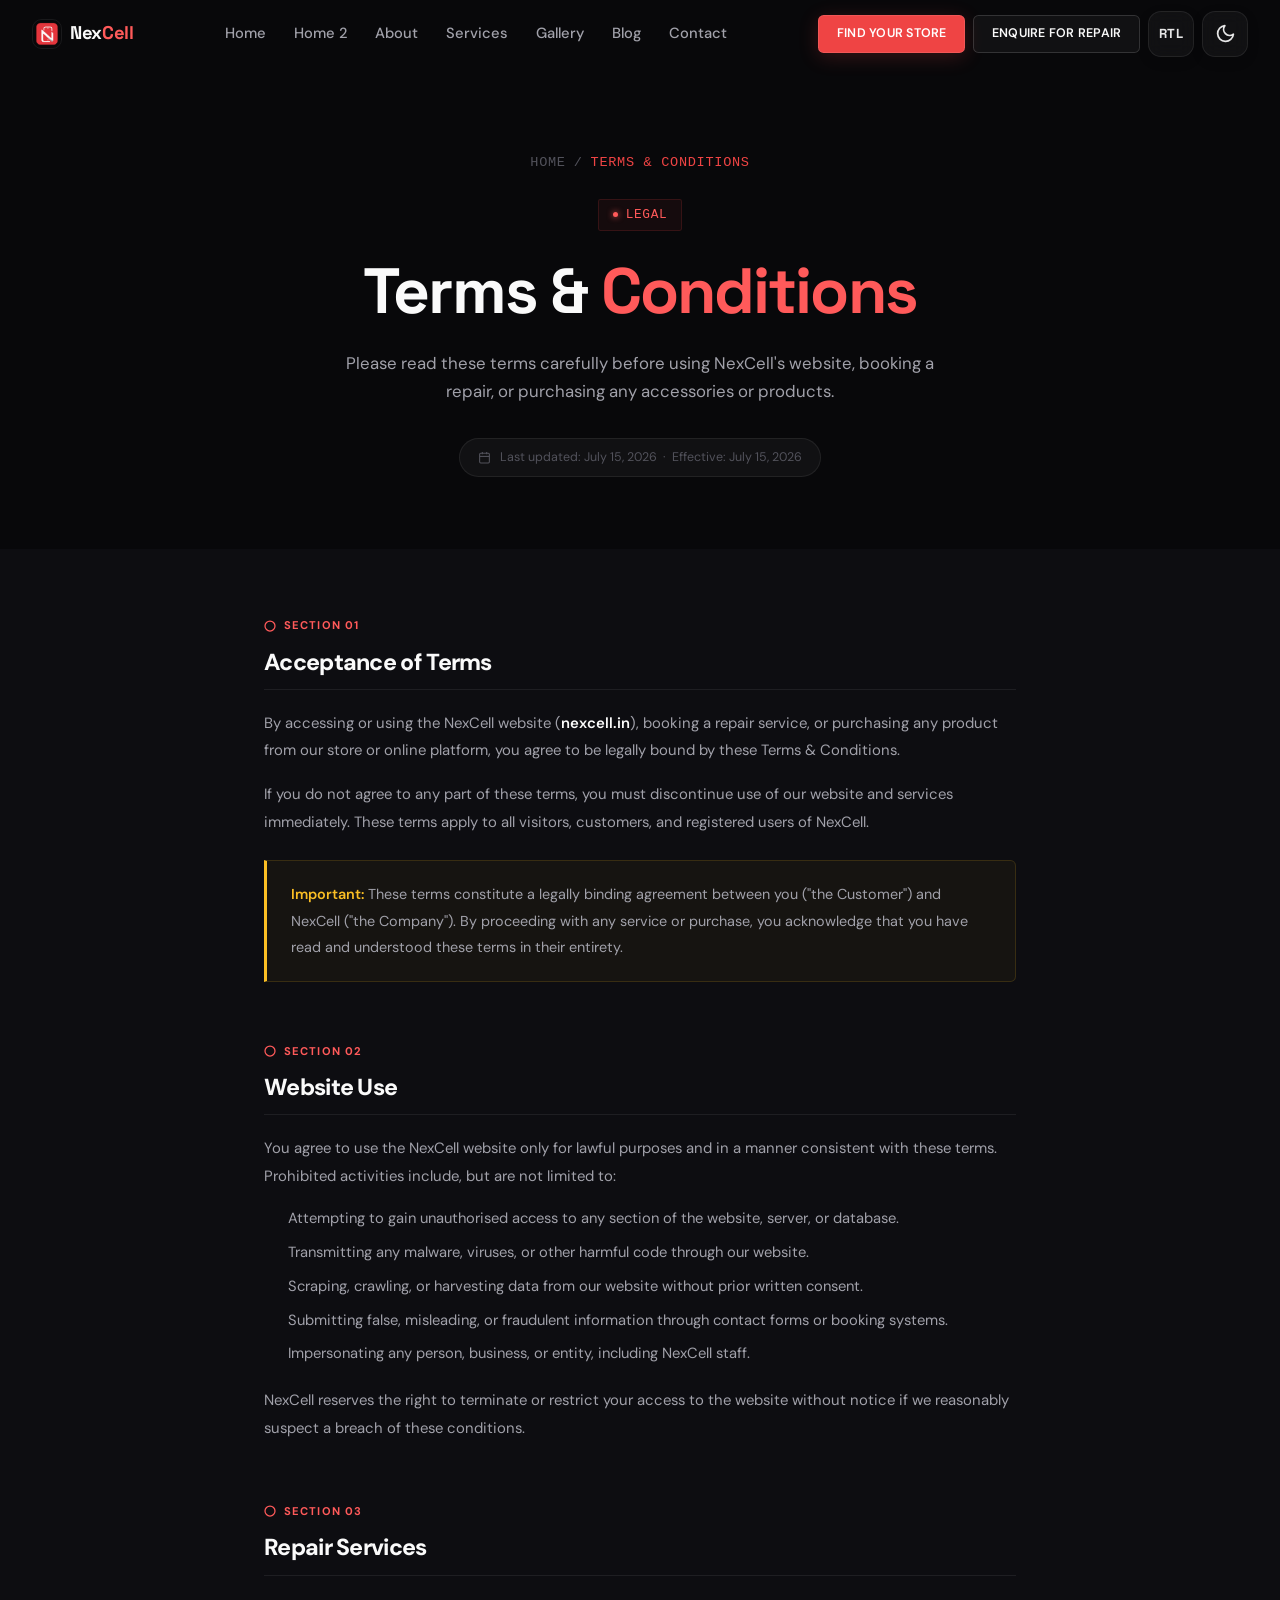
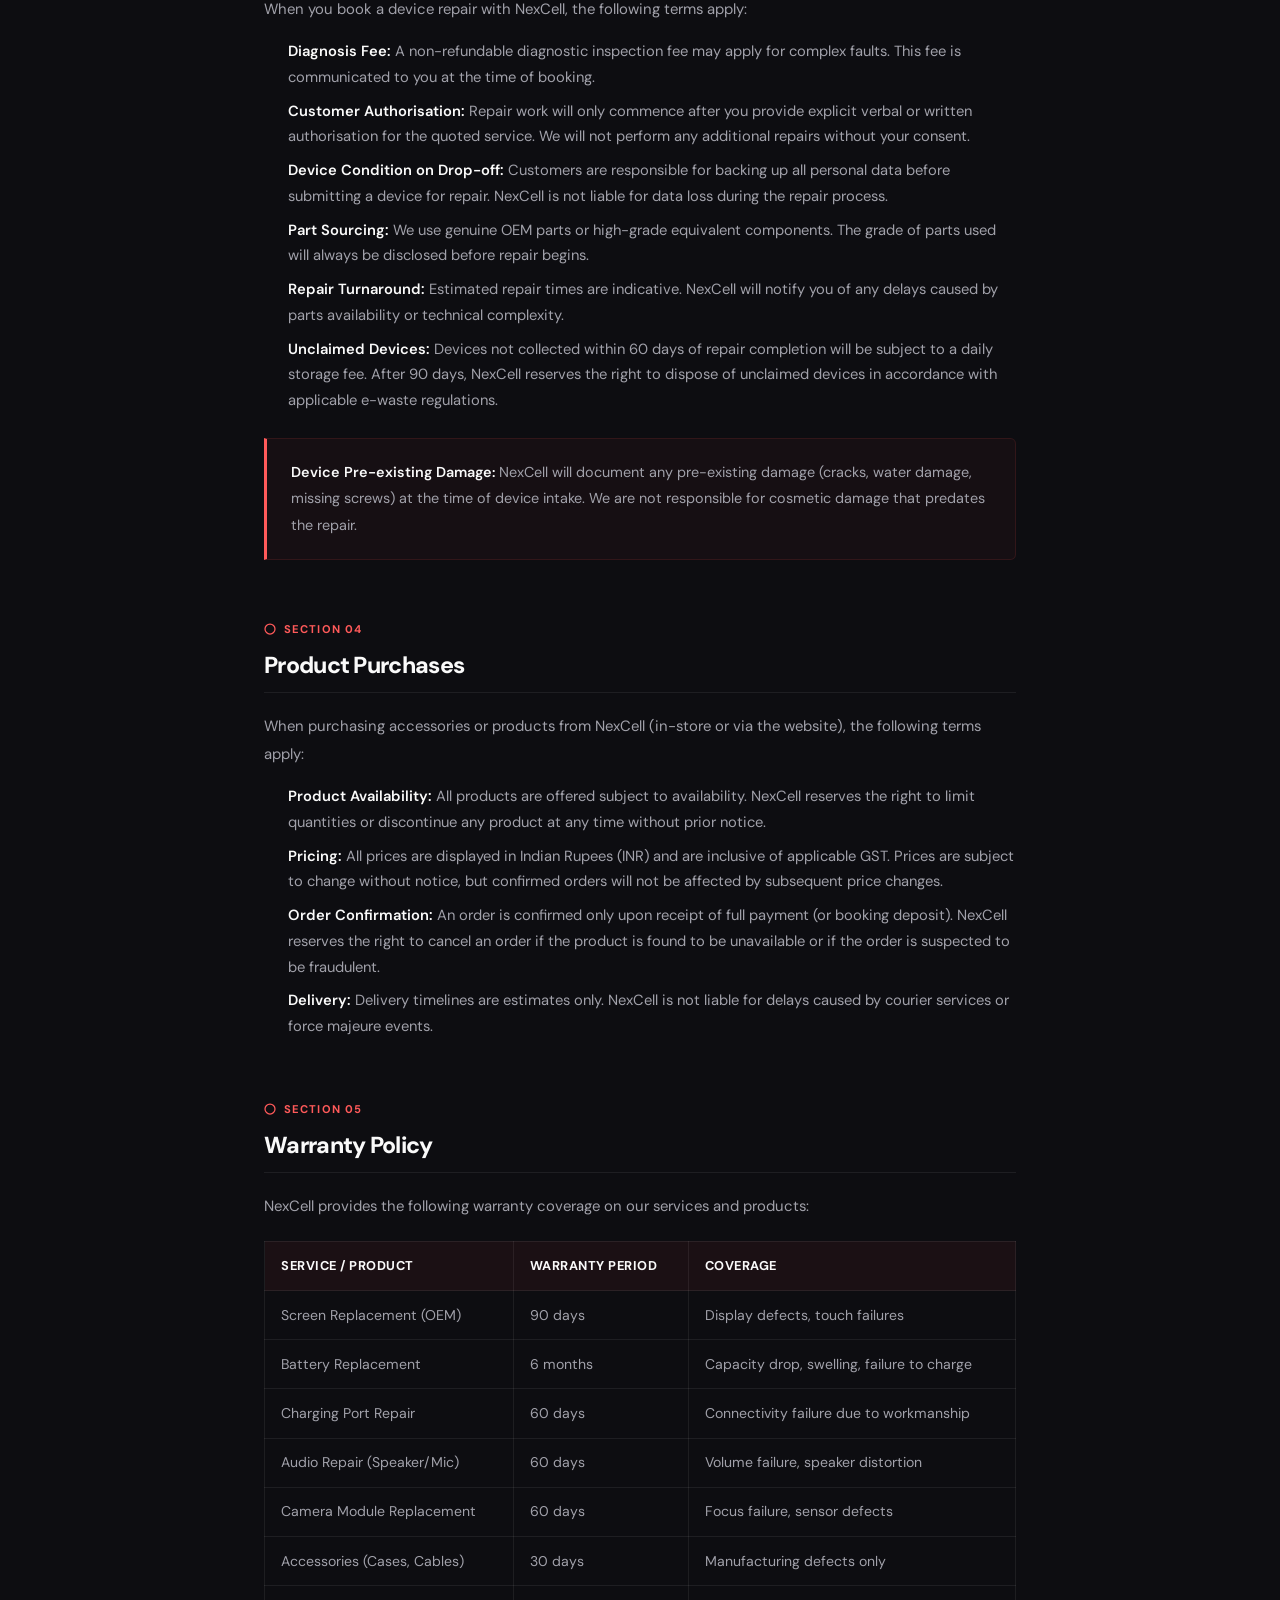
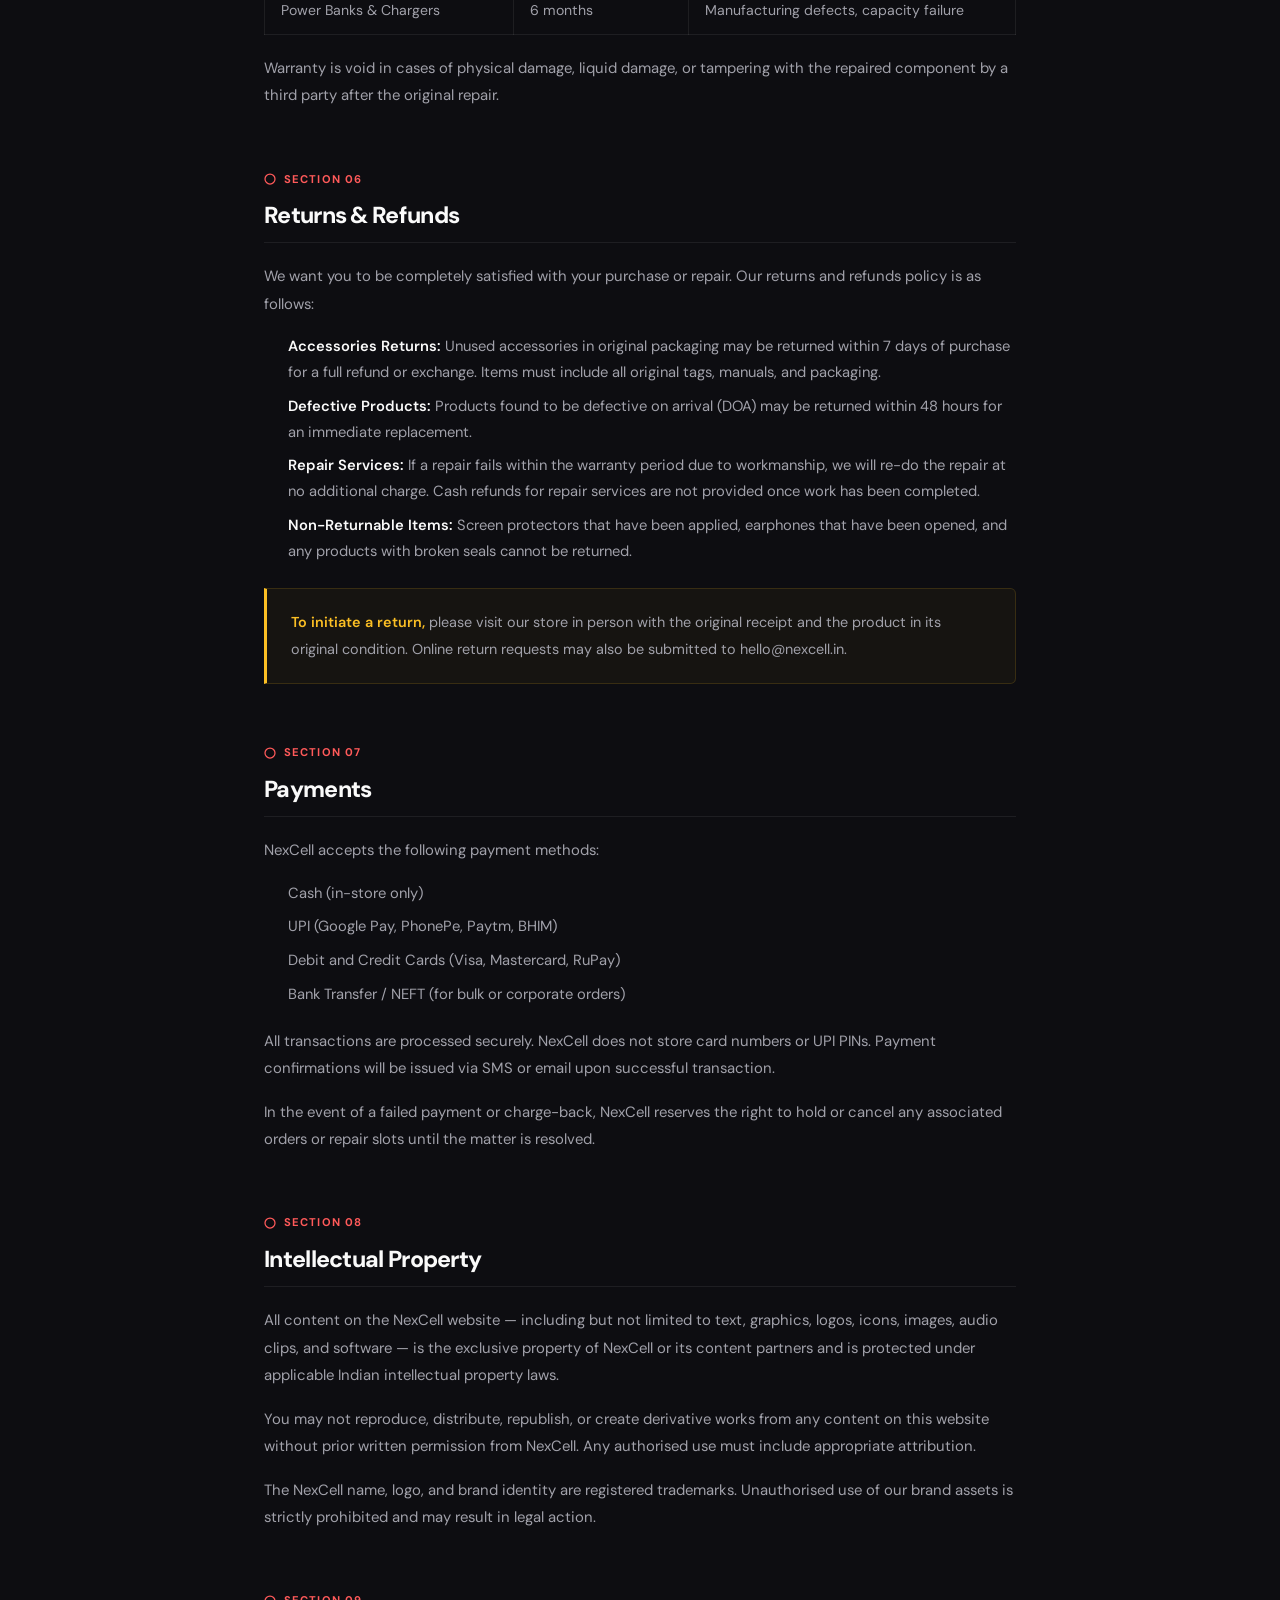
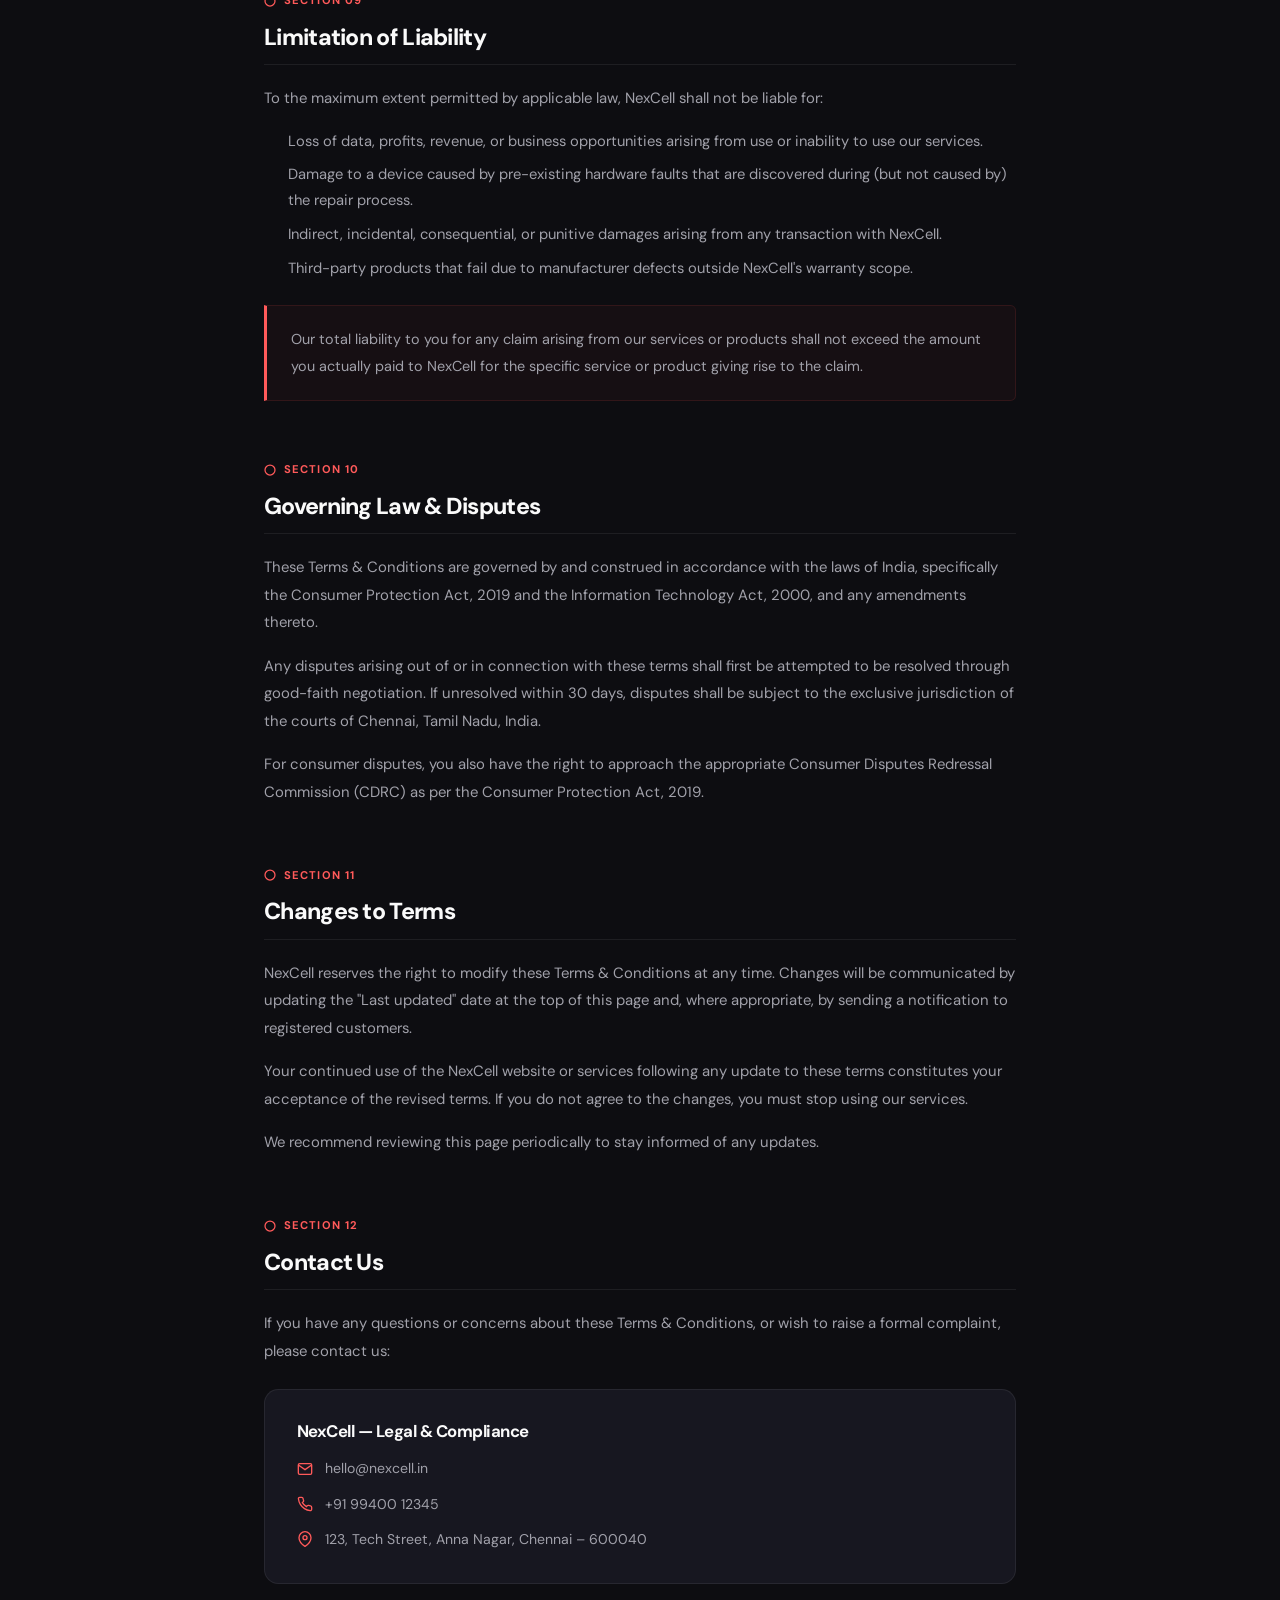
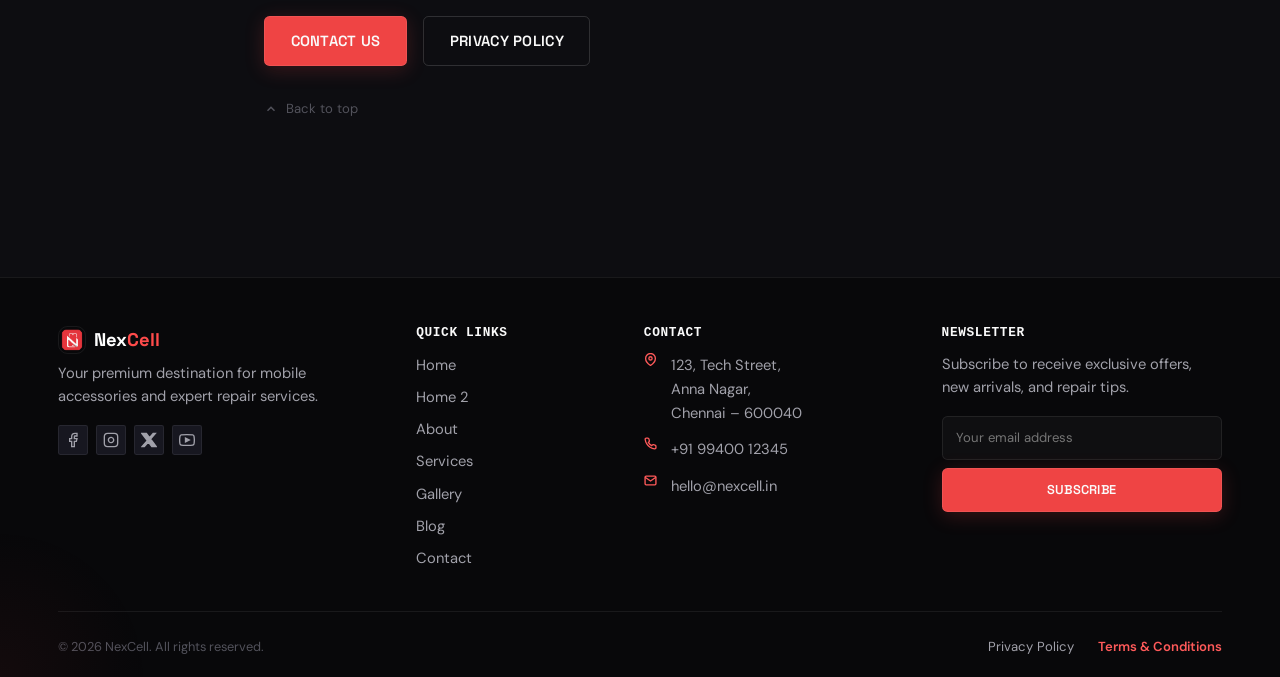
<file: terms.html>
<!DOCTYPE html>
<html lang="en" dir="ltr">

<head>
  <meta charset="UTF-8" />
  <meta name="viewport" content="width=device-width, initial-scale=1.0" />
  <meta name="description" content="NexCell Terms and Conditions — Read the terms governing use of our website, repair services, product purchases, and warranty policies." />
  <title>Terms &amp; Conditions — NexCell</title>
  <link rel="shortcut icon" type="image/x-icon" href="favicon.ico" />
  <!-- Theme: FOUC prevention (immediate before paint) -->
  <script>
    (function(){var t='dark';try{var s=localStorage.getItem('nexcell-theme');if(s==='light'||s==='dark')t=s;}catch(e){}if(t==='light')document.documentElement.setAttribute('data-theme','light');try{var d=localStorage.getItem('nexcell-dir');if(d==='rtl')document.documentElement.setAttribute('dir','rtl');}catch(e){}})();
  </script>

  <link rel="preconnect" href="https://fonts.googleapis.com" />
  <link rel="preconnect" href="https://fonts.gstatic.com" crossorigin />
  <link href="https://fonts.googleapis.com/css2?family=DM+Sans:ital,opsz,wght@0,9..40,300;0,9..40,400;0,9..40,500;0,9..40,600;0,9..40,700;1,9..40,400&family=Space+Grotesk:wght@300;400;500;600;700&display=swap" rel="stylesheet" />
  <link rel="stylesheet" href="css/style.css" />
  <link rel="stylesheet" href="css/theme.css" />
  <link rel="stylesheet" href="css/components.css" />
  <link rel="stylesheet" href="css/responsive.css" />
  <link rel="stylesheet" href="css/rtl.css" />
  <style>
    /* ── Legal Page Layout ────────────────────────────────── */
    .legal-hero {
      padding: 9.5rem 0 4.5rem;
      background: var(--clr-void);
      position: relative;
      overflow: hidden;
      text-align: center;
    }

    .legal-hero .breadcrumb {
      display: flex;
      justify-content: center;
      gap: 0.5rem;
      color: var(--clr-silver-dim);
      font-size: 0.85rem;
      margin-bottom: 1.5rem;
    }

    .legal-layout {
      padding: 4rem 0 6rem;
      background: var(--clr-bg);
    }

    /* ── Article Body ────────────────────────────────────── */
    .legal-article {
      max-width: 800px;
      margin: 0 auto;
      min-width: 0;
      padding: 0 1.5rem;
    }

    .legal-section {
      margin-bottom: 3.5rem;
      scroll-margin-top: 100px;
    }

    .legal-section-num {
      display: inline-flex;
      align-items: center;
      gap: 0.5rem;
      font-size: 0.7rem;
      font-weight: 700;
      color: var(--clr-red-light);
      text-transform: uppercase;
      letter-spacing: 0.1em;
      margin-bottom: 0.75rem;
    }

    .legal-section h2 {
      font-family: var(--font-head);
      font-size: 1.45rem;
      font-weight: 800;
      color: var(--clr-white);
      margin-bottom: 1.25rem;
      line-height: 1.3;
      padding-bottom: 0.75rem;
      border-bottom: 1px solid var(--clr-border);
    }

    .legal-section p {
      font-size: 0.93rem;
      color: var(--clr-silver);
      line-height: 1.85;
      margin-bottom: 1rem;
    }

    .legal-section ul,
    .legal-section ol {
      margin: 0.75rem 0 1.25rem;
      padding-left: 1.5rem;
      display: flex;
      flex-direction: column;
      gap: 0.5rem;
    }

    .legal-section li {
      font-size: 0.92rem;
      color: var(--clr-silver);
      line-height: 1.75;
    }

    .legal-section li strong {
      color: var(--clr-white);
    }

    .legal-highlight {
      background: rgba(255, 75, 75, 0.04);
      border: 1px solid rgba(255, 75, 75, 0.12);
      border-left: 3px solid var(--clr-red-light);
      border-radius: 0 var(--r-sm) var(--r-sm) 0;
      padding: 1.25rem 1.5rem;
      margin: 1.5rem 0;
    }

    .legal-highlight p {
      margin: 0;
      font-size: 0.9rem;
      color: var(--clr-silver);
    }

    .legal-notice-box {
      background: rgba(251, 191, 36, 0.04);
      border: 1px solid rgba(251, 191, 36, 0.15);
      border-left: 3px solid #fbbf24;
      border-radius: 0 var(--r-sm) var(--r-sm) 0;
      padding: 1.25rem 1.5rem;
      margin: 1.5rem 0;
    }

    .legal-notice-box p {
      margin: 0;
      font-size: 0.9rem;
      color: var(--clr-silver);
    }

    .legal-notice-box strong {
      color: #fbbf24;
    }

    .warranty-table {
      width: 100%;
      border-collapse: collapse;
      margin: 1.25rem 0;
      font-size: 0.88rem;
    }

    .warranty-table th {
      background: rgba(255, 75, 75, 0.06);
      color: var(--clr-white);
      font-weight: 700;
      padding: 0.85rem 1rem;
      text-align: left;
      border: 1px solid var(--clr-border);
      font-family: var(--font-head);
      font-size: 0.8rem;
      text-transform: uppercase;
      letter-spacing: 0.04em;
    }

    .warranty-table td {
      padding: 0.8rem 1rem;
      color: var(--clr-silver);
      border: 1px solid var(--clr-border);
      line-height: 1.6;
    }

    .warranty-table tr:hover td {
      background: rgba(255, 255, 255, 0.02);
      color: var(--clr-white);
    }

    .legal-contact-box {
      background: var(--clr-bg-card);
      border: 1px solid var(--clr-border);
      border-radius: var(--r-lg);
      padding: 2rem;
      margin-top: 1.5rem;
      display: flex;
      flex-direction: column;
      gap: 0.75rem;
    }

    .legal-contact-box h4 {
      font-family: var(--font-head);
      font-size: 1.05rem;
      font-weight: 700;
      color: var(--clr-white);
      margin-bottom: 0.25rem;
    }

    .legal-contact-row {
      display: flex;
      align-items: center;
      gap: 0.75rem;
      font-size: 0.88rem;
      color: var(--clr-silver);
    }

    .legal-contact-row svg {
      color: var(--clr-red-light);
      flex-shrink: 0;
    }

    /* ── Back to top button ──────────────────────────────── */
    .back-to-top-link {
      display: inline-flex;
      align-items: center;
      gap: 0.5rem;
      font-size: 0.82rem;
      color: var(--clr-silver-dim);
      text-decoration: none;
      transition: color 0.2s ease;
      margin-top: 2rem;
    }

    .back-to-top-link:hover {
      color: var(--clr-red-light);
    }

    /* ── Responsive ──────────────────────────────────────── */

  </style>
</head>

<body>

  <!-- NAVBAR -->
  <header>
    <nav class="navbar" id="navbar" role="navigation" aria-label="Main navigation">
      <div class="navbar-inner">
        <a href="index.html" class="navbar-logo">
          <img src="images/logo.png" alt="NexCell Logo" style="height: 30px; width: auto; object-fit: contain; flex-shrink: 0;" />
          <div class="logo-text">Nex<span>Cell</span></div>
        </a>
        <ul class="navbar-nav" role="list">
          <li><a href="index.html" class="nav-link">Home</a></li>
          <li><a href="home2.html" class="nav-link">Home 2</a></li>
          <li><a href="about.html" class="nav-link">About</a></li>
          <li><a href="services.html" class="nav-link">Services</a></li>
          <li><a href="gallery.html" class="nav-link">Gallery</a></li>
          <li><a href="blog.html" class="nav-link">Blog</a></li>
          <li><a href="contact.html" class="nav-link">Contact</a></li>
        </ul>
        <!-- Navbar Right Actions -->
        <div style="display:flex;align-items:center;gap:0.5rem;">
          <a href="contact.html" class="navbar-cta-primary">Find Your Store</a>
          <a href="services.html" class="navbar-cta-secondary">Enquire for Repair</a>
          <button class="navbar-profile-btn" id="rtlToggle" aria-label="Switch to Right-to-Left layout" title="Switch to RTL" type="button">
            <span class="rtl-toggle-text">RTL</span>
          </button>
          <button class="navbar-profile-btn" id="themeToggle" aria-label="Switch to light mode" type="button">
            <svg xmlns="http://www.w3.org/2000/svg" width="20" height="20" viewBox="0 0 24 24" fill="none" stroke="currentColor" stroke-width="2" stroke-linecap="round" stroke-linejoin="round">
              <path d="M21 12.79A9 9 0 1 1 11.21 3 7 7 0 0 0 21 12.79z"></path>
            </svg>
          </button>
          <button class="menu-toggle" id="menuToggle" aria-label="Toggle menu"><span></span><span></span><span></span></button>
        </div>
      </div>

    </div>
  </nav>
  <nav class="mobile-nav" id="mobileNav">
    <a href="index.html" class="nav-link">Home</a>
    <a href="home2.html" class="nav-link">Home 2</a>
    <a href="about.html" class="nav-link">About</a>
    <a href="services.html" class="nav-link">Services</a>
    <a href="gallery.html" class="nav-link">Gallery</a>
    <a href="blog.html" class="nav-link">Blog</a>
    <a href="contact.html" class="nav-link">Contact</a>
    <div style="display:flex; flex-direction:column; gap:0.5rem; margin-top:0.75rem; padding-top:0.75rem; border-top:1px solid var(--clr-border);">
      <a href="contact.html" class="navbar-cta-primary" style="width:100%;">Find Your Store</a>
      <a href="services.html" class="navbar-cta-secondary" style="width:100%;">Enquire for Repair</a>
    </div>
  </nav>
  </header>

  <!-- ══ HERO ══ -->
  <section class="legal-hero bg-grid" aria-label="Terms and Conditions header" id="top">
    <div class="glow-blue" style="top:-100px;left:-100px;" aria-hidden="true"></div>
    <div class="glow-cyan" style="bottom:-80px;right:10%;" aria-hidden="true"></div>
    <div class="container">
      <nav class="breadcrumb" aria-label="Breadcrumb" style="margin-bottom:1.5rem;">
        <a href="index.html">Home</a> / <span>Terms &amp; Conditions</span>
      </nav>
      <div class="section-tag" style="margin:0 auto 1.5rem;">Legal</div>
      <h1 style="font-size:clamp(2.5rem,6vw,4rem); font-weight:900; margin-bottom:1.25rem; line-height:1.15;">
        Terms &amp; <span class="grad-text">Conditions</span>
      </h1>
      <p style="color:var(--clr-silver); font-size:1.05rem; line-height:1.7; max-width:600px; margin:0 auto 2rem;">
        Please read these terms carefully before using NexCell's website, booking a repair, or purchasing any accessories or products.
      </p>
      <div style="display:inline-flex; align-items:center; gap:0.6rem; padding:0.5rem 1.1rem; background:rgba(255,255,255,0.04); border:1px solid var(--clr-border); border-radius:var(--r-full); font-size:0.78rem; color:var(--clr-silver-dim);">
        <svg viewBox="0 0 24 24" width="13" height="13" stroke="currentColor" stroke-width="2" fill="none"><rect x="3" y="4" width="18" height="18" rx="2" ry="2"></rect><line x1="16" y1="2" x2="16" y2="6"></line><line x1="8" y1="2" x2="8" y2="6"></line><line x1="3" y1="10" x2="21" y2="10"></line></svg>
        Last updated: July 15, 2026 &nbsp;·&nbsp; Effective: July 15, 2026
      </div>
    </div>
  </section>

  <!-- ══ MAIN LAYOUT ══ -->
  <div class="legal-layout">
    <div class="container">
      <article class="legal-article">

        <!-- T1 -->
        <section class="legal-section" id="t1">
          <div class="legal-section-num">
            <svg viewBox="0 0 24 24" width="12" height="12" stroke="currentColor" stroke-width="2.5" fill="none"><circle cx="12" cy="12" r="10"></circle></svg>
            Section 01
          </div>
          <h2>Acceptance of Terms</h2>
          <p>By accessing or using the NexCell website (<strong style="color:var(--clr-white);">nexcell.in</strong>), booking a repair service, or purchasing any product from our store or online platform, you agree to be legally bound by these Terms &amp; Conditions.</p>
          <p>If you do not agree to any part of these terms, you must discontinue use of our website and services immediately. These terms apply to all visitors, customers, and registered users of NexCell.</p>
          <div class="legal-notice-box">
            <p><strong>Important:</strong> These terms constitute a legally binding agreement between you ("the Customer") and NexCell ("the Company"). By proceeding with any service or purchase, you acknowledge that you have read and understood these terms in their entirety.</p>
          </div>
        </section>

        <!-- T2 -->
        <section class="legal-section" id="t2">
          <div class="legal-section-num">
            <svg viewBox="0 0 24 24" width="12" height="12" stroke="currentColor" stroke-width="2.5" fill="none"><circle cx="12" cy="12" r="10"></circle></svg>
            Section 02
          </div>
          <h2>Website Use</h2>
          <p>You agree to use the NexCell website only for lawful purposes and in a manner consistent with these terms. Prohibited activities include, but are not limited to:</p>
          <ul>
            <li>Attempting to gain unauthorised access to any section of the website, server, or database.</li>
            <li>Transmitting any malware, viruses, or other harmful code through our website.</li>
            <li>Scraping, crawling, or harvesting data from our website without prior written consent.</li>
            <li>Submitting false, misleading, or fraudulent information through contact forms or booking systems.</li>
            <li>Impersonating any person, business, or entity, including NexCell staff.</li>
          </ul>
          <p>NexCell reserves the right to terminate or restrict your access to the website without notice if we reasonably suspect a breach of these conditions.</p>
        </section>

        <!-- T3 -->
        <section class="legal-section" id="t3">
          <div class="legal-section-num">
            <svg viewBox="0 0 24 24" width="12" height="12" stroke="currentColor" stroke-width="2.5" fill="none"><circle cx="12" cy="12" r="10"></circle></svg>
            Section 03
          </div>
          <h2>Repair Services</h2>
          <p>When you book a device repair with NexCell, the following terms apply:</p>
          <ul>
            <li><strong>Diagnosis Fee:</strong> A non-refundable diagnostic inspection fee may apply for complex faults. This fee is communicated to you at the time of booking.</li>
            <li><strong>Customer Authorisation:</strong> Repair work will only commence after you provide explicit verbal or written authorisation for the quoted service. We will not perform any additional repairs without your consent.</li>
            <li><strong>Device Condition on Drop-off:</strong> Customers are responsible for backing up all personal data before submitting a device for repair. NexCell is not liable for data loss during the repair process.</li>
            <li><strong>Part Sourcing:</strong> We use genuine OEM parts or high-grade equivalent components. The grade of parts used will always be disclosed before repair begins.</li>
            <li><strong>Repair Turnaround:</strong> Estimated repair times are indicative. NexCell will notify you of any delays caused by parts availability or technical complexity.</li>
            <li><strong>Unclaimed Devices:</strong> Devices not collected within 60 days of repair completion will be subject to a daily storage fee. After 90 days, NexCell reserves the right to dispose of unclaimed devices in accordance with applicable e-waste regulations.</li>
          </ul>
          <div class="legal-highlight">
            <p><strong style="color:var(--clr-white);">Device Pre-existing Damage:</strong> NexCell will document any pre-existing damage (cracks, water damage, missing screws) at the time of device intake. We are not responsible for cosmetic damage that predates the repair.</p>
          </div>
        </section>

        <!-- T4 -->
        <section class="legal-section" id="t4">
          <div class="legal-section-num">
            <svg viewBox="0 0 24 24" width="12" height="12" stroke="currentColor" stroke-width="2.5" fill="none"><circle cx="12" cy="12" r="10"></circle></svg>
            Section 04
          </div>
          <h2>Product Purchases</h2>
          <p>When purchasing accessories or products from NexCell (in-store or via the website), the following terms apply:</p>
          <ul>
            <li><strong>Product Availability:</strong> All products are offered subject to availability. NexCell reserves the right to limit quantities or discontinue any product at any time without prior notice.</li>
            <li><strong>Pricing:</strong> All prices are displayed in Indian Rupees (INR) and are inclusive of applicable GST. Prices are subject to change without notice, but confirmed orders will not be affected by subsequent price changes.</li>
            <li><strong>Order Confirmation:</strong> An order is confirmed only upon receipt of full payment (or booking deposit). NexCell reserves the right to cancel an order if the product is found to be unavailable or if the order is suspected to be fraudulent.</li>
            <li><strong>Delivery:</strong> Delivery timelines are estimates only. NexCell is not liable for delays caused by courier services or force majeure events.</li>
          </ul>
        </section>

        <!-- T5 -->
        <section class="legal-section" id="t5">
          <div class="legal-section-num">
            <svg viewBox="0 0 24 24" width="12" height="12" stroke="currentColor" stroke-width="2.5" fill="none"><circle cx="12" cy="12" r="10"></circle></svg>
            Section 05
          </div>
          <h2>Warranty Policy</h2>
          <p>NexCell provides the following warranty coverage on our services and products:</p>
          <table class="warranty-table">
            <thead>
              <tr>
                <th>Service / Product</th>
                <th>Warranty Period</th>
                <th>Coverage</th>
              </tr>
            </thead>
            <tbody>
              <tr>
                <td>Screen Replacement (OEM)</td>
                <td>90 days</td>
                <td>Display defects, touch failures</td>
              </tr>
              <tr>
                <td>Battery Replacement</td>
                <td>6 months</td>
                <td>Capacity drop, swelling, failure to charge</td>
              </tr>
              <tr>
                <td>Charging Port Repair</td>
                <td>60 days</td>
                <td>Connectivity failure due to workmanship</td>
              </tr>
              <tr>
                <td>Audio Repair (Speaker/Mic)</td>
                <td>60 days</td>
                <td>Volume failure, speaker distortion</td>
              </tr>
              <tr>
                <td>Camera Module Replacement</td>
                <td>60 days</td>
                <td>Focus failure, sensor defects</td>
              </tr>
              <tr>
                <td>Accessories (Cases, Cables)</td>
                <td>30 days</td>
                <td>Manufacturing defects only</td>
              </tr>
              <tr>
                <td>Power Banks &amp; Chargers</td>
                <td>6 months</td>
                <td>Manufacturing defects, capacity failure</td>
              </tr>
            </tbody>
          </table>
          <p>Warranty is void in cases of physical damage, liquid damage, or tampering with the repaired component by a third party after the original repair.</p>
        </section>

        <!-- T6 -->
        <section class="legal-section" id="t6">
          <div class="legal-section-num">
            <svg viewBox="0 0 24 24" width="12" height="12" stroke="currentColor" stroke-width="2.5" fill="none"><circle cx="12" cy="12" r="10"></circle></svg>
            Section 06
          </div>
          <h2>Returns &amp; Refunds</h2>
          <p>We want you to be completely satisfied with your purchase or repair. Our returns and refunds policy is as follows:</p>
          <ul>
            <li><strong>Accessories Returns:</strong> Unused accessories in original packaging may be returned within 7 days of purchase for a full refund or exchange. Items must include all original tags, manuals, and packaging.</li>
            <li><strong>Defective Products:</strong> Products found to be defective on arrival (DOA) may be returned within 48 hours for an immediate replacement.</li>
            <li><strong>Repair Services:</strong> If a repair fails within the warranty period due to workmanship, we will re-do the repair at no additional charge. Cash refunds for repair services are not provided once work has been completed.</li>
            <li><strong>Non-Returnable Items:</strong> Screen protectors that have been applied, earphones that have been opened, and any products with broken seals cannot be returned.</li>
          </ul>
          <div class="legal-notice-box">
            <p><strong>To initiate a return,</strong> please visit our store in person with the original receipt and the product in its original condition. Online return requests may also be submitted to hello@nexcell.in.</p>
          </div>
        </section>

        <!-- T7 -->
        <section class="legal-section" id="t7">
          <div class="legal-section-num">
            <svg viewBox="0 0 24 24" width="12" height="12" stroke="currentColor" stroke-width="2.5" fill="none"><circle cx="12" cy="12" r="10"></circle></svg>
            Section 07
          </div>
          <h2>Payments</h2>
          <p>NexCell accepts the following payment methods:</p>
          <ul>
            <li>Cash (in-store only)</li>
            <li>UPI (Google Pay, PhonePe, Paytm, BHIM)</li>
            <li>Debit and Credit Cards (Visa, Mastercard, RuPay)</li>
            <li>Bank Transfer / NEFT (for bulk or corporate orders)</li>
          </ul>
          <p>All transactions are processed securely. NexCell does not store card numbers or UPI PINs. Payment confirmations will be issued via SMS or email upon successful transaction.</p>
          <p>In the event of a failed payment or charge-back, NexCell reserves the right to hold or cancel any associated orders or repair slots until the matter is resolved.</p>
        </section>

        <!-- T8 -->
        <section class="legal-section" id="t8">
          <div class="legal-section-num">
            <svg viewBox="0 0 24 24" width="12" height="12" stroke="currentColor" stroke-width="2.5" fill="none"><circle cx="12" cy="12" r="10"></circle></svg>
            Section 08
          </div>
          <h2>Intellectual Property</h2>
          <p>All content on the NexCell website — including but not limited to text, graphics, logos, icons, images, audio clips, and software — is the exclusive property of NexCell or its content partners and is protected under applicable Indian intellectual property laws.</p>
          <p>You may not reproduce, distribute, republish, or create derivative works from any content on this website without prior written permission from NexCell. Any authorised use must include appropriate attribution.</p>
          <p>The NexCell name, logo, and brand identity are registered trademarks. Unauthorised use of our brand assets is strictly prohibited and may result in legal action.</p>
        </section>

        <!-- T9 -->
        <section class="legal-section" id="t9">
          <div class="legal-section-num">
            <svg viewBox="0 0 24 24" width="12" height="12" stroke="currentColor" stroke-width="2.5" fill="none"><circle cx="12" cy="12" r="10"></circle></svg>
            Section 09
          </div>
          <h2>Limitation of Liability</h2>
          <p>To the maximum extent permitted by applicable law, NexCell shall not be liable for:</p>
          <ul>
            <li>Loss of data, profits, revenue, or business opportunities arising from use or inability to use our services.</li>
            <li>Damage to a device caused by pre-existing hardware faults that are discovered during (but not caused by) the repair process.</li>
            <li>Indirect, incidental, consequential, or punitive damages arising from any transaction with NexCell.</li>
            <li>Third-party products that fail due to manufacturer defects outside NexCell's warranty scope.</li>
          </ul>
          <div class="legal-highlight">
            <p>Our total liability to you for any claim arising from our services or products shall not exceed the amount you actually paid to NexCell for the specific service or product giving rise to the claim.</p>
          </div>
        </section>

        <!-- T10 -->
        <section class="legal-section" id="t10">
          <div class="legal-section-num">
            <svg viewBox="0 0 24 24" width="12" height="12" stroke="currentColor" stroke-width="2.5" fill="none"><circle cx="12" cy="12" r="10"></circle></svg>
            Section 10
          </div>
          <h2>Governing Law &amp; Disputes</h2>
          <p>These Terms &amp; Conditions are governed by and construed in accordance with the laws of India, specifically the Consumer Protection Act, 2019 and the Information Technology Act, 2000, and any amendments thereto.</p>
          <p>Any disputes arising out of or in connection with these terms shall first be attempted to be resolved through good-faith negotiation. If unresolved within 30 days, disputes shall be subject to the exclusive jurisdiction of the courts of Chennai, Tamil Nadu, India.</p>
          <p>For consumer disputes, you also have the right to approach the appropriate Consumer Disputes Redressal Commission (CDRC) as per the Consumer Protection Act, 2019.</p>
        </section>

        <!-- T11 -->
        <section class="legal-section" id="t11">
          <div class="legal-section-num">
            <svg viewBox="0 0 24 24" width="12" height="12" stroke="currentColor" stroke-width="2.5" fill="none"><circle cx="12" cy="12" r="10"></circle></svg>
            Section 11
          </div>
          <h2>Changes to Terms</h2>
          <p>NexCell reserves the right to modify these Terms &amp; Conditions at any time. Changes will be communicated by updating the "Last updated" date at the top of this page and, where appropriate, by sending a notification to registered customers.</p>
          <p>Your continued use of the NexCell website or services following any update to these terms constitutes your acceptance of the revised terms. If you do not agree to the changes, you must stop using our services.</p>
          <p>We recommend reviewing this page periodically to stay informed of any updates.</p>
        </section>

        <!-- T12 -->
        <section class="legal-section" id="t12">
          <div class="legal-section-num">
            <svg viewBox="0 0 24 24" width="12" height="12" stroke="currentColor" stroke-width="2.5" fill="none"><circle cx="12" cy="12" r="10"></circle></svg>
            Section 12
          </div>
          <h2>Contact Us</h2>
          <p>If you have any questions or concerns about these Terms &amp; Conditions, or wish to raise a formal complaint, please contact us:</p>
          <div class="legal-contact-box">
            <h4>NexCell — Legal &amp; Compliance</h4>
            <div class="legal-contact-row">
              <svg viewBox="0 0 24 24" width="16" height="16" stroke="currentColor" stroke-width="2" fill="none"><path d="M4 4h16c1.1 0 2 .9 2 2v12c0 1.1-.9 2-2 2H4c-1.1 0-2-.9-2-2V6c0-1.1.9-2 2-2z"></path><polyline points="22,6 12,13 2,6"></polyline></svg>
              hello@nexcell.in
            </div>
            <div class="legal-contact-row">
              <svg viewBox="0 0 24 24" width="16" height="16" stroke="currentColor" stroke-width="2" fill="none"><path d="M22 16.92v3a2 2 0 0 1-2.18 2 19.79 19.79 0 0 1-8.63-3.07 19.5 19.5 0 0 1-6-6 19.79 19.79 0 0 1-3.07-8.67A2 2 0 0 1 4.11 2h3a2 2 0 0 1 2 1.72 12.84 12.84 0 0 0 .7 2.81 2 2 0 0 1-.45 2.11L8.09 9.91a16 16 0 0 0 6 6l1.27-1.27a2 2 0 0 1 2.11-.45 12.84 12.84 0 0 0 2.81.7A2 2 0 0 1 22 16.92z"></path></svg>
              +91 99400 12345
            </div>
            <div class="legal-contact-row">
              <svg viewBox="0 0 24 24" width="16" height="16" stroke="currentColor" stroke-width="2" fill="none"><path d="M21 10c0 7-9 13-9 13s-9-6-9-13a9 9 0 0 1 18 0z"></path><circle cx="12" cy="10" r="3"></circle></svg>
              123, Tech Street, Anna Nagar, Chennai – 600040
            </div>
          </div>
          <div style="display:flex; gap:1rem; margin-top:2rem; flex-wrap:wrap;">
            <a href="contact.html" class="btn btn-primary">Contact Us</a>
            <a href="privacy-policy.html" class="btn btn-outline">Privacy Policy</a>
          </div>
          <a href="#top" class="back-to-top-link">
            <svg viewBox="0 0 24 24" width="14" height="14" stroke="currentColor" stroke-width="2.5" fill="none"><polyline points="18 15 12 9 6 15"></polyline></svg>
            Back to top
          </a>
        </section>

      </article>
    </div>
  </div>

  <!-- FOOTER -->
  <footer class="footer" role="contentinfo">
    <div class="container">
      <div class="footer-grid">
        <!-- COLUMN 1 — BRAND -->
        <div class="footer-brand">
          <div class="footer-logo">
            <img src="images/logo.png" alt="NexCell Logo" style="height: 28px; width: auto; object-fit: contain; flex-shrink: 0;" />
            <span class="logo-text" style="color: #FFFFFF; font-weight: 700;">Nex<span style="color: #FF4B4B;">Cell</span></span>
          </div>
          <p class="footer-desc">Your premium destination for mobile accessories and expert repair services.</p>
          <div class="footer-social">
            <a href="https://facebook.com/" target="_blank" rel="noopener noreferrer" class="social-btn" aria-label="Facebook">
              <svg viewBox="0 0 24 24" width="16" height="16" stroke="currentColor" stroke-width="2" fill="none"><path d="M18 2h-3a5 5 0 0 0-5 5v3H7v4h3v8h4v-8h3l1-4h-4V7a1 1 0 0 1 1-1h3z"></path></svg>
            </a>
            <a href="https://instagram.com/" target="_blank" rel="noopener noreferrer" class="social-btn" aria-label="Instagram">
              <svg viewBox="0 0 24 24" width="16" height="16" stroke="currentColor" stroke-width="2" fill="none"><rect x="2" y="2" width="20" height="20" rx="5" ry="5"></rect><path d="M16 11.37A4 4 0 1 1 12.63 8 4 4 0 0 1 16 11.37z"></path><line x1="17.5" y1="6.5" x2="17.51" y2="6.5"></line></svg>
            </a>
            <a href="https://x.com/" target="_blank" rel="noopener noreferrer" class="social-btn" aria-label="X (Twitter)">
              <svg viewBox="0 0 24 24" width="16" height="16" stroke="currentColor" stroke-width="2" fill="none">
                <path d="M18.244 2.25h3.308l-7.227 8.26 8.502 11.24H16.17l-5.214-6.817L4.99 21.75H1.68l7.73-8.835L1.254 2.25H8.08l4.713 6.231zm-1.161 17.52h1.833L7.084 4.126H5.117z" fill="currentColor"></path>
              </svg>
            </a>
            <a href="https://youtube.com/" target="_blank" rel="noopener noreferrer" class="social-btn" aria-label="YouTube">
              <svg viewBox="0 0 24 24" width="16" height="16" stroke="currentColor" stroke-width="2" fill="none"><path d="M22.54 6.42a2.78 2.78 0 0 0-1.95-1.96C18.88 4 12 4 12 4s-6.88 0-8.59.46a2.78 2.78 0 0 0-1.95 1.96A29 29 0 0 0 1 12a29 29 0 0 0 .46 5.58 2.78 2.78 0 0 0 1.95 1.96C5.12 20 12 20 12 20s6.88 0 8.59-.46a2.78 2.78 0 0 0 1.95-1.96A29 29 0 0 0 23 12a29 29 0 0 0-.46-5.58z"></path><polygon points="9.75 15.02 15.5 12 9.75 8.98 9.75 15.02" fill="currentColor"></polygon></svg>
            </a>
          </div>
        </div>
        <!-- COLUMN 2 — QUICK LINKS -->
        <div>
          <h4 class="footer-col-title">Quick Links</h4>
          <ul class="footer-links">
            <li><a href="index.html" class="footer-link">Home</a></li>
            <li><a href="home2.html" class="footer-link">Home 2</a></li>
            <li><a href="about.html" class="footer-link">About</a></li>
            <li><a href="services.html" class="footer-link">Services</a></li>
            <li><a href="gallery.html" class="footer-link">Gallery</a></li>
            <li><a href="blog.html" class="footer-link">Blog</a></li>
            <li><a href="contact.html" class="footer-link">Contact</a></li>
          </ul>
        </div>
        <!-- COLUMN 3 — CONTACT -->
        <div>
          <h4 class="footer-col-title">Contact</h4>
          <a href="https://maps.google.com/?q=123+Tech+Street+Anna+Nagar+Chennai+600040" target="_blank" rel="noopener noreferrer" class="footer-contact-item">
            <svg viewBox="0 0 24 24" width="13" height="13" stroke="currentColor" stroke-width="2.5" fill="none" style="margin-right:6px; vertical-align:middle; color:var(--clr-red-light); flex-shrink: 0;"><path d="M21 10c0 7-9 13-9 13s-9-6-9-13a9 9 0 0 1 18 0z"></path><circle cx="12" cy="10" r="3"></circle></svg>
            <span>123, Tech Street,<br>Anna Nagar,<br>Chennai – 600040</span>
          </a>
          <a href="tel:+919940012345" class="footer-contact-item" style="margin-top:0.75rem;">
            <svg viewBox="0 0 24 24" width="13" height="13" stroke="currentColor" stroke-width="2.5" fill="none" style="margin-right:6px; vertical-align:middle; color:var(--clr-red-light); flex-shrink: 0;"><path d="M22 16.92v3a2 2 0 0 1-2.18 2 19.79 19.79 0 0 1-8.63-3.07 19.5 19.5 0 0 1-6-6 19.79 19.79 0 0 1-3.07-8.67A2 2 0 0 1 4.11 2h3a2 2 0 0 1 2 1.72 12.84 12.84 0 0 0 .7 2.81 2 2 0 0 1-.45 2.11L8.09 9.91a16 16 0 0 0 6 6l1.27-1.27a2 2 0 0 1 2.11-.45 12.84 12.84 0 0 0 2.81.7A2 2 0 0 1 22 16.92z"></path></svg>
            <span>+91 99400 12345</span>
          </a>
          <a href="mailto:hello@nexcell.in" class="footer-contact-item" style="margin-top:0.75rem;">
            <svg viewBox="0 0 24 24" width="13" height="13" stroke="currentColor" stroke-width="2.5" fill="none" style="margin-right:6px; vertical-align:middle; color:var(--clr-red-light); flex-shrink: 0;"><path d="M4 4h16c1.1 0 2 .9 2 2v12c0 1.1-.9 2-2 2H4c-1.1 0-2-.9-2-2V6c0-1.1.9-2 2-2z"></path><polyline points="22,6 12,13 2,6"></polyline></svg>
            <span>hello@nexcell.in</span>
          </a>
        </div>
        <!-- COLUMN 4 — NEWSLETTER -->
        <div>
          <h4 class="footer-col-title">Newsletter</h4>
          <p class="footer-desc" style="margin-bottom:1rem;">Subscribe to receive exclusive offers, new arrivals, and repair tips.</p>
          <form class="footer-newsletter-form" onsubmit="event.preventDefault(); showToast('🎉 Subscribed successfully!', 'success');" style="display:flex; flex-direction:column; gap:0.5rem;">
            <input type="email" placeholder="Your email address" required />
            <button type="submit" class="btn btn-primary btn-sm" style="width:100%; justify-content:center; padding:0.65rem;">Subscribe</button>
          </form>
        </div>
      </div>
      <!-- BOTTOM BAR -->
      <div class="footer-bottom" style="display:flex; justify-content:space-between; align-items:center; flex-wrap:wrap; gap:1rem; border-top:1px solid var(--clr-border); padding-top:1.5rem; margin-top:2.5rem;">
        <p class="footer-copy" style="margin:0;">© 2026 NexCell. All rights reserved.</p>
        <div class="footer-policies" style="display:flex; gap:1.5rem; align-items:center;">
          <a href="privacy-policy.html" style="color:var(--clr-silver); font-size:0.82rem; text-decoration:none; transition:color var(--tr-base);" onmouseover="this.style.color='var(--clr-red-light)';" onmouseout="this.style.color='var(--clr-silver)';">Privacy Policy</a>
          <a href="terms.html" style="color:var(--clr-red-light); font-size:0.82rem; text-decoration:none; font-weight:600;">Terms &amp; Conditions</a>
        </div>
      </div>
    </div>
  </footer>

  <script src="js/main.js"></script>
<script src="js/theme.js"></script>
<script src="js/rtl.js"></script>
</body>

</html>
</file>
<file: css/style.css>
/* ================================================================
   NEXCELL — Professional Tech Redesign
   style.css — Industrial Minimalist Design System v4.0
   Theme: Obsidian × Carbon Matte × Neon Crimson
   Fonts: Space Grotesk (headings) × DM Sans (body text)
   ================================================================ */

/* ── Google Fonts ─────────────────────────────────────────────── */
@import url('https://fonts.googleapis.com/css2?family=DM+Sans:ital,opsz,wght@0,9..40,300;0,9..40,400;0,9..40,500;0,9..40,600;0,9..40,700;1,9..40,400&family=Space+Grotesk:wght@300;400;500;600;700&display=swap');

/* ── CSS Custom Properties ────────────────────────────────────── */
:root {
  /* ── Core Colors ─────────────────────────────────── */
  --clr-void:        #08080a;   /* Pure void black */
  --clr-bg:          #0d0d11;   /* Dark Obsidian background */
  --clr-bg-2:        #121217;   /* Layered Carbon background */
  --clr-bg-card:     #171720;   /* Matte Card Gray */
  --clr-bg-glass:    rgba(13, 13, 17, 0.88);
  --clr-bg-elevated: #20202b;   /* Raised surface */

  /* ── Crimson Tech Palette ──────────────────────────── */
  --clr-red:         #ef4444;   /* Tech Crimson Red */
  --clr-red-light:   #ff5a5a;   /* Vibrant Crimson glow */
  --clr-red-pale:    #fecaca;   /* Soft pinkish red highlight */
  --clr-red-dark:    #b91c1c;   /* Deep accent red */
  --clr-red-muted:   #991b1b;   /* Muted dark red */

  /* ── Steel / Zinc Grays ───────────────────────────── */
  --clr-silver:      #a1a1aa;   /* Zinc text */
  --clr-silver-light:#e4e4e7;   /* Light zinc highlight */
  --clr-silver-dim:  #52525b;   /* Muted zinc */
  --clr-platinum:    #f4f4f5;   /* Crisp off-white */

  /* ── Text ────────────────────────────────────────── */
  --clr-white:       #fafafa;   /* Studio white */
  --clr-white-90:    rgba(250, 250, 250, 0.9);
  --clr-white-70:    rgba(250, 250, 250, 0.7);
  --clr-white-40:    rgba(250, 250, 250, 0.4);
  --clr-white-15:    rgba(250, 250, 250, 0.05);

  /* ── Borders ─────────────────────────────────────── */
  --clr-border:       rgba(255, 255, 255, 0.07);  /* Hairline steel border */
  --clr-border-md:    rgba(255, 255, 255, 0.14);  /* Medium border */
  --clr-border-glow:  rgba(239, 68, 68, 0.4);      /* Crimson accent glow border */
  --clr-border-silver:rgba(161, 161, 170, 0.15);  /* Zinc border */

  /* ── Functional ─────────────────────────────────── */
  --clr-success: #10b981;   /* Emerald Green */
  --clr-error:   #ef4444;   /* Red error */
  --clr-warn:    #f59e0b;   /* Amber warn */

  /* ── Gradients ───────────────────────────────────── */
  --grad-red:       linear-gradient(135deg, #ef4444 0%, #ff5a5a 50%, #b91c1c 100%);
  --grad-tech:      linear-gradient(135deg, #18181f 0%, #121217 100%);
  --grad-hero:      linear-gradient(135deg, #08080a 0%, #0d0d11 50%, #121217 100%);
  --grad-card:      linear-gradient(145deg, #171720, #121217);
  --grad-text:      linear-gradient(90deg, #fafafa 0%, #ef4444 50%, #fafafa 100%);
  --grad-text-wide: linear-gradient(90deg, #71717a, #fafafa, #ef4444, #fafafa, #71717a);
  --grad-overlay:   linear-gradient(to bottom, transparent 0%, rgba(13,13,17,0.98) 100%);
  --grad-radial-red: radial-gradient(circle at center, rgba(239,68,68,0.12) 0%, transparent 65%);
  --grad-radial-zinc: radial-gradient(circle at center, rgba(161,161,170,0.06) 0%, transparent 60%);
  --grad-shimmer:   linear-gradient(90deg, transparent 0%, rgba(239,68,68,0.15) 50%, transparent 100%);

  /* ── Typography ───────────────────────────────────── */
  --font-display: 'Space Grotesk', -apple-system, BlinkMacSystemFont, sans-serif;
  --font-body:    'DM Sans', -apple-system, BlinkMacSystemFont, sans-serif;

  /* ── Fluid Font Sizes ────────────────────────────── */
  --fs-xs:   clamp(0.72rem,  1vw,   0.8rem);
  --fs-sm:   clamp(0.82rem,  1.5vw, 0.92rem);
  --fs-base: clamp(0.95rem,  2vw,   1.05rem);
  --fs-md:   clamp(1.08rem,  2.5vw, 1.15rem);
  --fs-lg:   clamp(1.18rem,  3vw,   1.32rem);
  --fs-xl:   clamp(1.32rem,  3.5vw, 1.5rem);
  --fs-2xl:  clamp(1.6rem,   4vw,   1.95rem);
  --fs-3xl:  clamp(1.9rem,   5vw,   2.6rem);
  --fs-4xl:  clamp(2.4rem,   6vw,   3.4rem);
  --fs-5xl:  clamp(3.1rem,   8vw,   4.8rem);
  --fs-6xl:  clamp(4rem,     10vw,  6.5rem);
  --fs-hero: clamp(4.8rem,   14vw,  9.5rem);

  /* ── Spacing ────────────────────────────────────── */
  --sp-1:  0.25rem;  --sp-2:  0.5rem;   --sp-3:  0.75rem;
  --sp-4:  1rem;     --sp-5:  1.25rem;  --sp-6:  1.5rem;
  --sp-8:  2rem;     --sp-10: 2.5rem;   --sp-12: 3rem;
  --sp-16: 4rem;     --sp-20: 5rem;     --sp-24: 6rem;
  --sp-32: 8rem;     --sp-40: 10rem;

  /* ── Border Radius ───────────────────────────────── */
  --r-xs:   0.15rem; --r-sm:  0.35rem;
  --r-md:   0.6rem;  --r-lg: 0.9rem;
  --r-xl:   1.35rem; --r-2xl: 1.85rem;
  --r-full: 9999px;

  /* ── Shadows ─────────────────────────────────────── */
  --shadow-xs:   0 1px 4px rgba(0,0,0,0.5);
  --shadow-sm:   0 2px 8px rgba(0,0,0,0.6);
  --shadow-md:   0 6px 24px rgba(0,0,0,0.7);
  --shadow-lg:   0 12px 48px rgba(0,0,0,0.75);
  --shadow-xl:   0 24px 80px rgba(0,0,0,0.8);
  --shadow-red:  0 4px 20px rgba(239,68,68,0.2);
  --shadow-red-lg: 0 8px 40px rgba(239,68,68,0.28);
  --shadow-red-glow: 0 0 60px rgba(239,68,68,0.1), 0 0 120px rgba(255,90,90,0.05);
  --shadow-inner-red: inset 0 1px 0 rgba(255,90,90,0.15);

  /* ── Transitions ─────────────────────────────────── */
  --tr-fast:    100ms ease;
  --tr-base:    240ms cubic-bezier(0.25, 1, 0.5, 1);
  --tr-slow:    400ms cubic-bezier(0.25, 1, 0.5, 1);
  --tr-spring:  350ms cubic-bezier(0.175, 0.885, 0.32, 1.275);
  --tr-expo:    500ms cubic-bezier(0.16, 1, 0.3, 1);

  /* ── Layout ──────────────────────────────────────── */
  --container:  1240px;
  --navbar-h:   68px;
  --section-py: clamp(4.5rem, 8vw, 6.25rem);
}

/* ── CSS Reset ────────────────────────────────────────────────── */
*, *::before, *::after {
  box-sizing: border-box;
  margin: 0;
  padding: 0;
}

html {
  scroll-behavior: smooth;
  -webkit-text-size-adjust: 100%;
  font-size: 16px;
  overflow-x: hidden;
  max-width: 100vw;
}

body {
  font-family: var(--font-body);
  font-size: var(--fs-base);
  font-weight: 400;
  line-height: 1.65;
  color: var(--clr-white);
  background-color: var(--clr-bg);
  overflow-x: hidden;
  -webkit-font-smoothing: antialiased;
  -moz-osx-font-smoothing: grayscale;
}

img, video {
  max-width: 100%;
  height: auto;
  display: block;
  border-radius: var(--r-md);
  border: 1px solid var(--clr-border);
}

a {
  color: inherit;
  text-decoration: none;
  transition: color var(--tr-fast);
}

ul, ol { list-style: none; }

button, input, textarea, select {
  font: inherit;
  border: none;
  outline: none;
  background: none;
}

button { cursor: pointer; }

/* ── Typography ───────────────────────────────────────────────── */
h1, h2, h3, h4, h5, h6 {
  font-family: var(--font-display);
  font-weight: 700;
  line-height: 1.15;
  letter-spacing: -0.03em;
  color: var(--clr-white);
}

h1 { font-size: var(--fs-5xl); font-weight: 700; }
h2 { font-size: var(--fs-4xl); font-weight: 700; }
h3 { font-size: var(--fs-3xl); font-weight: 650; }
h4 { font-size: var(--fs-2xl); font-weight: 650; }
h5 { font-size: var(--fs-xl);  font-weight: 600; }
h6 { font-size: var(--fs-lg);  font-weight: 600; }

p {
  color: var(--clr-silver);
  line-height: 1.7;
  font-weight: 400;
}

strong { font-weight: 600; color: var(--clr-white); }

/* ── Text Utility Classes ─────────────────────────────────────── */
.grad-text {
  color: var(--clr-red-light);
}

.grad-text-silver {
  background: linear-gradient(90deg, var(--clr-silver-light), var(--clr-silver), var(--clr-silver-light));
  -webkit-background-clip: text;
  -webkit-text-fill-color: transparent;
  background-clip: text;
}

/* ── Layout Utilities ─────────────────────────────────────────── */
.container {
  width: 100%;
  max-width: var(--container);
  margin: 0 auto;
  padding: 0 var(--sp-6);
}

.section {
  padding: var(--section-py) 0;
  position: relative;
}

.section-sm {
  padding: var(--sp-12) 0;
}

.grid-2 { display: grid; grid-template-columns: repeat(2, 1fr); gap: var(--sp-8); }
.grid-3 { display: grid; grid-template-columns: repeat(3, 1fr); gap: var(--sp-8); }
.grid-4 { display: grid; grid-template-columns: repeat(4, 1fr); gap: var(--sp-6); }

.flex-center  { display: flex; align-items: center; justify-content: center; }
.flex-between { display: flex; align-items: center; justify-content: space-between; }
.flex-col     { display: flex; flex-direction: column; }

.text-center { text-align: center; }
.text-left   { text-align: left; }
.text-right  { text-align: right; }

/* ── Section Header ───────────────────────────────────────────── */
.section-header {
  text-align: center;
  margin-bottom: var(--sp-10);
}

.section-tag {
  display: inline-flex;
  align-items: center;
  gap: var(--sp-2);
  font-family: monospace;
  font-size: var(--fs-xs);
  font-weight: 500;
  letter-spacing: 0.05em;
  text-transform: uppercase;
  color: var(--clr-red-light);
  background: rgba(239, 68, 68, 0.06);
  border: 1px solid rgba(239, 68, 68, 0.15);
  padding: 0.3rem 0.85rem;
  border-radius: var(--r-xs);
  margin-bottom: var(--sp-4);
}

.section-tag::before {
  content: '';
  width: 5px;
  height: 5px;
  background: var(--clr-red-light);
  border-radius: 50%;
  flex-shrink: 0;
  box-shadow: 0 0 6px var(--clr-red-light);
}

.section-title {
  font-size: var(--fs-4xl);
  font-family: var(--font-display);
  font-weight: 700;
  line-height: 1.15;
  letter-spacing: -0.03em;
  margin-bottom: var(--sp-4);
  color: var(--clr-white);
}

.section-subtitle {
  font-size: var(--fs-sm);
  color: var(--clr-silver);
  max-width: 520px;
  margin: 0 auto;
  line-height: 1.6;
}

/* ── Eyebrow Label ────────────────────────────────────────────── */
.eyebrow {
  display: inline-flex;
  align-items: center;
  gap: var(--sp-2);
  font-size: var(--fs-xs);
  font-weight: 600;
  letter-spacing: 0.1em;
  text-transform: uppercase;
  color: var(--clr-red-light);
  margin-bottom: var(--sp-4);
}

.eyebrow::after {
  content: '';
  height: 1px;
  width: 32px;
  background: var(--clr-red);
}

/* ── Divider Lines ─────────────────────────────────────────────  */
.divider {
  height: 1px;
  background: var(--clr-border);
  margin: var(--sp-8) 0;
}

.divider-tech {
  background: linear-gradient(90deg, transparent, var(--clr-border-md), transparent);
  height: 1px;
}

/* ── Buttons ──────────────────────────────────────────────────── */
.btn {
  display: inline-flex;
  align-items: center;
  justify-content: center;
  gap: var(--sp-2);
  padding: 0.75rem 1.6rem;
  border-radius: var(--r-sm);
  font-family: var(--font-display);
  font-size: var(--fs-sm);
  font-weight: 600;
  letter-spacing: 0.02em;
  text-transform: uppercase;
  transition: all var(--tr-base);
  position: relative;
  overflow: hidden;
  cursor: pointer;
  white-space: nowrap;
}

.btn svg {
  width: 14px;
  height: 14px;
  stroke-width: 2.5px;
}

/* Primary — Industrial Red */
.btn-primary {
  background: var(--clr-red);
  color: var(--clr-white);
  box-shadow: var(--shadow-red);
  border: 1px solid rgba(255,255,255,0.08);
}

.btn-primary:hover {
  transform: translateY(-1.5px);
  background: var(--clr-red-light);
  box-shadow: var(--shadow-red-lg);
}

.btn-primary:active { transform: translateY(0); }

/* Accent / Secondary - Steel Outline */
.btn-outline {
  background: transparent;
  color: var(--clr-white);
  border: 1px solid var(--clr-border-md);
}

.btn-outline:hover {
  border-color: var(--clr-red-light);
  background: rgba(239, 68, 68, 0.05);
  transform: translateY(-1.5px);
}

/* Gray ghost button */
.btn-ghost {
  background: rgba(255, 255, 255, 0.04);
  color: var(--clr-silver-light);
  border: 1px solid var(--clr-border);
}

.btn-ghost:hover {
  background: rgba(255, 255, 255, 0.08);
  border-color: var(--clr-border-md);
  color: var(--clr-white);
  transform: translateY(-1px);
}

.btn-lg { padding: 0.85rem 2.2rem; font-size: var(--fs-base); }
.btn-sm { padding: 0.45rem 1rem; font-size: var(--fs-xs); }

/* ── Badges ───────────────────────────────────────────────────── */
.badge {
  display: inline-flex;
  align-items: center;
  gap: var(--sp-1);
  padding: 0.2rem 0.6rem;
  border-radius: var(--r-xs);
  font-size: 0.65rem;
  font-weight: 700;
  letter-spacing: 0.05em;
  text-transform: uppercase;
  font-family: monospace;
}

.badge-red    { background: rgba(239,68,68,0.08);  color: var(--clr-red-light); border: 1px solid rgba(239,68,68,0.2); }
.badge-zinc   { background: rgba(255,255,255,0.04); color: var(--clr-silver); border: 1px solid var(--clr-border); }
.badge-new    { background: rgba(16,185,129,0.08); color: var(--clr-success); border: 1px solid rgba(16,185,129,0.2); }
.badge-hot    { background: rgba(239,68,68,0.08);   color: var(--clr-red); border: 1px solid rgba(239,68,68,0.2); }

/* ── Card Base ────────────────────────────────────────────────── */
.card {
  background: var(--clr-bg-card);
  border: 1px solid var(--clr-border);
  border-radius: var(--r-md);
  overflow: hidden;
  transition: all var(--tr-base);
  position: relative;
}

.card:hover {
  transform: translateY(-4px);
  border-color: var(--clr-border-glow);
  box-shadow: var(--shadow-md);
}

/* ── Glass Card ───────────────────────────────────────────────── */
.glass-card {
  background: var(--clr-bg-glass);
  backdrop-filter: blur(16px);
  -webkit-backdrop-filter: blur(16px);
  border: 1px solid var(--clr-border);
  border-radius: var(--r-md);
}

/* ── Icon Box ─────────────────────────────────────────────────── */
.icon-box {
  width: 44px; height: 44px;
  border-radius: var(--r-sm);
  display: flex; align-items: center; justify-content: center;
  flex-shrink: 0;
  transition: all var(--tr-base);
}

.icon-box svg {
  width: 20px; height: 20px;
  stroke: currentColor;
  stroke-width: 2.25px;
  fill: none;
}

.icon-box-red    { background: rgba(239,68,68,0.08); color: var(--clr-red-light); border: 1px solid rgba(239,68,68,0.2); }
.icon-box-zinc   { background: rgba(255,255,255,0.03); color: var(--clr-silver-light); border: 1px solid var(--clr-border); }
.icon-box-green  { background: rgba(16,185,129,0.08); color: var(--clr-success); border: 1px solid rgba(16,185,129,0.2); }

.icon-box-lg { width: 56px; height: 56px; border-radius: var(--r-md); }
.icon-box-lg svg { width: 24px; height: 24px; }

.icon-box-sm { width: 32px; height: 32px; border-radius: var(--r-xs); }
.icon-box-sm svg { width: 14px; height: 14px; }

/* ── Background Decorations ───────────────────────────────────── */
.bg-grid {
  background-image:
    linear-gradient(var(--clr-grid-line) 1px, transparent 1px),
    linear-gradient(90deg, var(--clr-grid-line) 1px, transparent 1px);
  background-size: 56px 56px;
}

.bg-dots {
  background-image: radial-gradient(circle, var(--clr-dot-color) 1px, transparent 1px);
  background-size: 20px 20px;
}

/* ── Glow Orbs ────────────────────────────────────────────────── */
.glow-red {
  position: absolute;
  border-radius: 50%;
  background: radial-gradient(circle, rgba(239,68,68,0.05) 0%, transparent 70%);
  pointer-events: none;
  filter: blur(50px);
  width: 450px; height: 450px;
}

/* ── Scroll Reveal Animations ─────────────────────────────────── */
.reveal {
  opacity: 0;
  transform: translateY(16px);
  transition: opacity 0.6s var(--tr-expo), transform 0.6s var(--tr-expo);
}

.reveal.revealed { opacity: 1; transform: translateY(0); }

.reveal-left {
  opacity: 0;
  transform: translateX(-20px);
  transition: opacity 0.6s var(--tr-expo), transform 0.6s var(--tr-expo);
}

.reveal-left.revealed { opacity: 1; transform: translateX(0); }

.reveal-right {
  opacity: 0;
  transform: translateX(20px);
  transition: opacity 0.6s var(--tr-expo), transform 0.6s var(--tr-expo);
}

.reveal-right.revealed { opacity: 1; transform: translateX(0); }

.reveal-scale {
  opacity: 0;
  transform: scale(0.97);
  transition: opacity 0.5s ease, transform 0.5s ease;
}

.reveal-scale.revealed { opacity: 1; transform: scale(1); }

/* Stagger delays */
.delay-1 { transition-delay: 0.04s; }
.delay-2 { transition-delay: 0.08s; }
.delay-3 { transition-delay: 0.12s; }
.delay-4 { transition-delay: 0.16s; }

/* ── Keyframe Animations ──────────────────────────────────────── */
@keyframes floatY {
  0%, 100% { transform: translateY(0); }
  50%       { transform: translateY(-6px); }
}

@keyframes pulse-dot {
  0%, 100% { opacity: 1; transform: scale(1); box-shadow: 0 0 0 0 rgba(239,68,68,0.3); }
  50%       { opacity: 0.6; transform: scale(0.9); box-shadow: 0 0 0 4px rgba(239,68,68,0); }
}

@keyframes marquee {
  0%   { transform: translateX(0); }
  100% { transform: translateX(-50%); }
}

@keyframes glitch {
  0%   { transform: translate(0); }
  20%  { transform: translate(-2px, 1px); }
  40%  { transform: translate(-1px, -1px); }
  60%  { transform: translate(2px, 1px); }
  80%  { transform: translate(1px, -1px); }
  100% { transform: translate(0); }
}

/* ── Scrollbar Styling ────────────────────────────────────────── */
::-webkit-scrollbar { width: 5px; }
::-webkit-scrollbar-track { background: var(--clr-void); }
::-webkit-scrollbar-thumb { background: rgba(255,255,255,0.1); border-radius: 2px; }
::-webkit-scrollbar-thumb:hover { background: var(--clr-red); }

/* ── Selection ────────────────────────────────────────────────── */
::selection {
  background: rgba(239, 68, 68, 0.25);
  color: var(--clr-white);
}

/* ── Page Hero Base ───────────────────────────────────────────── */
.page-hero {
  min-height: 40vh;
  display: flex;
  align-items: center;
  padding-top: calc(var(--navbar-h) + 1.5rem);
  padding-bottom: var(--sp-12);
  position: relative;
  overflow: hidden;
}

.page-hero-bg {
  position: absolute;
  inset: 0;
  background: var(--clr-void);
}

.page-hero-content {
  position: relative;
  z-index: 2;
  text-align: center;
  max-width: 640px;
  margin: 0 auto;
}

/* ── Breadcrumb ───────────────────────────────────────────────── */
.breadcrumb {
  display: flex;
  align-items: center;
  justify-content: center;
  gap: var(--sp-2);
  font-size: var(--fs-xs);
  color: var(--clr-silver-dim);
  margin-bottom: var(--sp-3);
  font-weight: 500;
  font-family: monospace;
  letter-spacing: 0.05em;
  text-transform: uppercase;
}

.breadcrumb a { color: var(--clr-silver-dim); }
.breadcrumb a:hover { color: var(--clr-red-light); }
.breadcrumb span { color: var(--clr-red); }
</file>
<file: css/theme.css>
/* ================================================================
   NEXCELL — Theme Switching System
   theme.css — Dark (default) & Light theme variables
   Architecture: :root = dark, [data-theme="light"] = light overrides
   ================================================================ */

/* ── DARK THEME (default) ─────────────────────────────────────── */
:root {
  /* ── Core Surface Colors ──────────────────────────── */
  --clr-void:        #08080a;
  --clr-bg:          #0d0d11;
  --clr-bg-2:        #121217;
  --clr-bg-card:     #171720;
  --clr-bg-glass:    rgba(13, 13, 17, 0.88);
  --clr-bg-elevated: #20202b;

  /* ── Crimson Tech Palette ──────────────────────────── */
  --clr-red:         #ef4444;
  --clr-red-light:   #ff5a5a;
  --clr-red-pale:    #fecaca;
  --clr-red-dark:    #b91c1c;
  --clr-red-muted:   #991b1b;

  /* ── Steel / Zinc Grays ───────────────────────────── */
  --clr-silver:      #a1a1aa;
  --clr-silver-light:#e4e4e7;
  --clr-silver-dim:  #52525b;
  --clr-platinum:    #f4f4f5;

  /* ── Text / White ─────────────────────────────────── */
  --clr-white:       #fafafa;
  --clr-white-90:    rgba(250, 250, 250, 0.9);
  --clr-white-70:    rgba(250, 250, 250, 0.7);
  --clr-white-40:    rgba(250, 250, 250, 0.4);
  --clr-white-15:    rgba(250, 250, 250, 0.05);

  /* ── Borders ──────────────────────────────────────── */
  --clr-border:        rgba(255, 255, 255, 0.07);
  --clr-border-md:     rgba(255, 255, 255, 0.14);
  --clr-border-glow:   rgba(239, 68, 68, 0.4);
  --clr-border-silver: rgba(161, 161, 170, 0.15);

  /* ── Functional ───────────────────────────────────── */
  --clr-success: #10b981;
  --clr-error:   #ef4444;
  --clr-warn:    #f59e0b;

  /* ── Gradients ────────────────────────────────────── */
  --grad-red:        linear-gradient(135deg, #ef4444 0%, #ff5a5a 50%, #b91c1c 100%);
  --grad-tech:       linear-gradient(135deg, #18181f 0%, #121217 100%);
  --grad-hero:       linear-gradient(135deg, #08080a 0%, #0d0d11 50%, #121217 100%);
  --grad-card:       linear-gradient(145deg, #171720, #121217);
  --grad-text:       linear-gradient(90deg, #fafafa 0%, #ef4444 50%, #fafafa 100%);
  --grad-text-wide:  linear-gradient(90deg, #71717a, #fafafa, #ef4444, #fafafa, #71717a);
  --grad-overlay:    linear-gradient(to bottom, transparent 0%, rgba(13,13,17,0.98) 100%);
  --grad-radial-red:  radial-gradient(circle at center, rgba(239,68,68,0.12) 0%, transparent 65%);
  --grad-radial-zinc: radial-gradient(circle at center, rgba(161,161,170,0.06) 0%, transparent 60%);
  --grad-shimmer:    linear-gradient(90deg, transparent 0%, rgba(239,68,68,0.15) 50%, transparent 100%);

  /* ── Shadows ──────────────────────────────────────── */
  --shadow-xs:   0 1px 4px rgba(0,0,0,0.5);
  --shadow-sm:   0 2px 8px rgba(0,0,0,0.6);
  --shadow-md:   0 6px 24px rgba(0,0,0,0.7);
  --shadow-lg:   0 12px 48px rgba(0,0,0,0.75);
  --shadow-xl:   0 24px 80px rgba(0,0,0,0.8);
  --shadow-red:  0 4px 20px rgba(239,68,68,0.2);
  --shadow-red-lg: 0 8px 40px rgba(239,68,68,0.28);
  --shadow-red-glow: 0 0 60px rgba(239,68,68,0.1), 0 0 120px rgba(255,90,90,0.05);
  --shadow-inner-red: inset 0 1px 0 rgba(255,90,90,0.15);

  /* ── Navbar ───────────────────────────────────────── */
  --clr-navbar-bg:       rgba(8, 8, 10, 0.94);
  --clr-navbar-border:   var(--clr-border);

  /* ── Mobile Menu ──────────────────────────────────── */
  --clr-mobile-nav-bg:   rgba(8, 8, 10, 0.98);

  /* ── Profile Dropdown ─────────────────────────────── */
  --clr-dropdown-bg:     rgba(16, 16, 20, 0.96);
  --clr-dropdown-border: rgba(255, 255, 255, 0.06);

  /* ── Hero Slider ──────────────────────────────────── */
  --clr-slide-overlay:   linear-gradient(110deg, rgba(8,8,10,0.94) 0%, rgba(8,8,10,0.65) 60%, rgba(8,8,10,0.2) 100%);
  --clr-hero-visual-bg:  var(--clr-bg-2);

  /* ── Hero Floating Cards ──────────────────────────── */
  --clr-hero-floating:       rgba(16, 16, 20, 0.85);
  --clr-hero-floating-hover: rgba(20, 20, 26, 0.6);

  /* ── Product / Card visuals ───────────────────────── */
  --clr-product-img-bg:   linear-gradient(135deg, #111116, #08080a);
  --clr-product-action:   rgba(8, 8, 10, 0.85);

  /* ── Large Product Card (home2) ───────────────────── */
  --clr-large-card:       rgba(16, 16, 20, 0.45);
  --clr-large-card-hover: rgba(20, 20, 26, 0.6);
  --clr-large-visual-bg:  rgba(8, 8, 10, 0.45);

  /* ── Review Cards ─────────────────────────────────── */
  --clr-review-card:       rgba(16, 16, 20, 0.45);
  --clr-review-card-hover: rgba(20, 20, 26, 0.6);

  /* ── Auth Cards ───────────────────────────────────── */
  --clr-auth-card:        rgba(8, 8, 10, 0.94);
  --clr-auth-card-border: rgba(255, 255, 255, 0.08);

  /* ── Lightbox ─────────────────────────────────────── */
  --clr-lightbox-bg: rgba(8, 8, 10, 0.96);

  /* ── Checkout Modal ───────────────────────────────── */
  --clr-checkout-overlay: rgba(8, 8, 10, 0.95);

  /* ── Video Placeholder ────────────────────────────── */
  --clr-video-bg: linear-gradient(135deg, #101015, #08080a);

  /* ── Stats Hero (home2) ───────────────────────────── */
  --clr-stats-card:       rgba(16, 16, 20, 0.4);
  --clr-stats-card-hover: rgba(20, 20, 26, 0.6);

  /* ── Contact Social Cards ─────────────────────────── */
  --clr-social-card:       rgba(16, 16, 20, 0.45);
  --clr-social-card-hover: rgba(20, 20, 26, 0.6);

  /* ── Achievement Card ─────────────────────────────── */
  --clr-achievement-card: rgba(16, 16, 20, 0.45);

  /* ── Pricing Card ─────────────────────────────────── */
  --clr-pricing-featured: linear-gradient(145deg, rgba(239,68,68,0.04), var(--clr-bg-card));

  /* ── Carousel / Slider controls ───────────────────── */
  --clr-carousel-arrow:   rgba(16, 16, 20, 0.6);
  --clr-carousel-dot:     rgba(255, 255, 255, 0.15);
  --clr-carousel-dot-hover: rgba(255, 255, 255, 0.35);

  /* ── Background Decorations ───────────────────────── */
  --clr-grid-line: rgba(255,255,255,0.015);
  --clr-dot-color: rgba(255,255,255,0.04);

  /* ── Home2 specific ───────────────────────────────── */
  --clr-home2-overlay: linear-gradient(to right, rgba(8,8,10,0.85) 0%, rgba(8,8,10,0.6) 50%, rgba(8,8,10,0.2) 100%);
  --clr-home2-overlay-mobile: linear-gradient(to bottom, rgba(8,8,10,0.9) 0%, rgba(8,8,10,0.7) 100%);
  --clr-phone-card:   linear-gradient(145deg, #162032, #0A0F1D);
  --clr-grid-lines: rgba(239,68,68,0.02);

  /* ── Newsletter Section ───────────────────────────── */
  --clr-newsletter-bg: linear-gradient(135deg, rgba(239,68,68,0.04) 0%, rgba(255,255,255,0.01) 100%);

  /* ── Grey Section backgrounds ─────────────────────── */
  --clr-section-alt: var(--clr-bg-2);
}

/* ── LIGHT THEME ──────────────────────────────────────────────── */
[data-theme="light"] {
  /* ── Core Surface Colors ──────────────────────────── */
  --clr-void:        #f8f8fa;
  --clr-bg:          #ffffff;
  --clr-bg-2:        #f4f4f6;
  --clr-bg-card:     #fafafa;
  --clr-bg-glass:    rgba(255, 255, 255, 0.88);
  --clr-bg-elevated: #f0f0f2;

  /* ── Crimson Tech Palette ──────────────────────────── */
  --clr-red:         #ef4444;
  --clr-red-light:   #ff5a5a;
  --clr-red-pale:    #fecaca;
  --clr-red-dark:    #b91c1c;
  --clr-red-muted:   #dc2626;

  /* ── Steel / Zinc Grays (darker for light bg) ────── */
  --clr-silver:      #5c5c66;
  --clr-silver-light:#2e2e36;
  --clr-silver-dim:  #9e9ea6;
  --clr-platinum:    #111115;

  /* ── Text / Black (dark for light bg) ────────────── */
  --clr-white:       #0d0d11;
  --clr-white-90:    rgba(13, 13, 17, 0.9);
  --clr-white-70:    rgba(13, 13, 17, 0.7);
  --clr-white-40:    rgba(13, 13, 17, 0.4);
  --clr-white-15:    rgba(13, 13, 17, 0.05);

  /* ── Borders (dark on light bg) ──────────────────── */
  --clr-border:        rgba(0, 0, 0, 0.06);
  --clr-border-md:     rgba(0, 0, 0, 0.12);
  --clr-border-glow:   rgba(239, 68, 68, 0.3);
  --clr-border-silver: rgba(0, 0, 0, 0.08);

  /* ── Functional ──────────────────────────────────── */
  --clr-success: #10b981;
  --clr-error:   #ef4444;
  --clr-warn:    #f59e0b;

  /* ── Light-mode gradients ──────────────────────────── */
  --grad-tech:       linear-gradient(135deg, #f0f0f2 0%, #f4f4f6 100%);
  --grad-hero:       linear-gradient(135deg, #f8f8fa 0%, #ffffff 50%, #f4f4f6 100%);
  --grad-card:       linear-gradient(145deg, #ffffff, #f8f8fa);
  --grad-text:       linear-gradient(90deg, #0d0d11 0%, #ef4444 50%, #0d0d11 100%);
  --grad-text-wide:  linear-gradient(90deg, #5c5c66, #0d0d11, #ef4444, #0d0d11, #5c5c66);
  --grad-overlay:    linear-gradient(to bottom, transparent 0%, rgba(255,255,255,0.98) 100%);
  --grad-radial-red:  radial-gradient(circle at center, rgba(239,68,68,0.08) 0%, transparent 65%);
  --grad-radial-zinc: radial-gradient(circle at center, rgba(0,0,0,0.04) 0%, transparent 60%);
  --grad-shimmer:    linear-gradient(90deg, transparent 0%, rgba(239,68,68,0.08) 50%, transparent 100%);

  /* ── Shadows (lighter for light mode) ────────────── */
  --shadow-xs:   0 1px 3px rgba(0,0,0,0.06);
  --shadow-sm:   0 2px 8px rgba(0,0,0,0.08);
  --shadow-md:   0 6px 20px rgba(0,0,0,0.1);
  --shadow-lg:   0 12px 40px rgba(0,0,0,0.1);
  --shadow-xl:   0 24px 60px rgba(0,0,0,0.12);
  --shadow-red:  0 4px 20px rgba(239,68,68,0.15);
  --shadow-red-lg: 0 8px 40px rgba(239,68,68,0.2);
  --shadow-red-glow: 0 0 60px rgba(239,68,68,0.06), 0 0 120px rgba(255,90,90,0.03);
  --shadow-inner-red: inset 0 1px 0 rgba(255,90,90,0.12);

  /* ── Navbar (scrolled) — white glass ─────────────── */
  --clr-navbar-bg:       rgba(255, 255, 255, 0.94);
  --clr-navbar-border:   rgba(0, 0, 0, 0.06);

  /* ── Mobile Menu — light ──────────────────────────── */
  --clr-mobile-nav-bg:   rgba(255, 255, 255, 0.98);

  /* ── Profile Dropdown — light ────────────────────── */
  --clr-dropdown-bg:     rgba(255, 255, 255, 0.96);
  --clr-dropdown-border: rgba(0, 0, 0, 0.06);

  /* ── Hero Slider — premium dark overlay (lighter than dark mode) ── */
  --clr-slide-overlay:   linear-gradient(110deg, rgba(8,8,10,0.88) 0%, rgba(8,8,10,0.55) 55%, rgba(8,8,10,0.12) 100%);
  --clr-hero-visual-bg:  var(--clr-bg-2);

  /* ── Hero Floating Cards — dark glass (same as dark mode) ── */
  --clr-hero-floating:       rgba(16, 16, 20, 0.85);
  --clr-hero-floating-hover: rgba(20, 20, 26, 0.6);

  /* ── Product / Card visuals ───────────────────────── */
  --clr-product-img-bg:   linear-gradient(135deg, #f0f0f2, #f8f8fa);
  --clr-product-action:   rgba(250, 250, 250, 0.85);

  /* ── Large Product Card (home2) — light glass ────── */
  --clr-large-card:       rgba(255, 255, 255, 0.8);
  --clr-large-card-hover: rgba(255, 255, 255, 0.92);
  --clr-large-visual-bg:  rgba(240, 240, 242, 0.85);

  /* ── Review Cards — light glass ───────────────────── */
  --clr-review-card:       rgba(255, 255, 255, 0.8);
  --clr-review-card-hover: rgba(255, 255, 255, 0.92);

  /* ── Auth Cards — white glass ─────────────────────── */
  --clr-auth-card:        rgba(255, 255, 255, 0.94);
  --clr-auth-card-border: rgba(0, 0, 0, 0.08);

  /* ── Lightbox — light overlay ─────────────────────── */
  --clr-lightbox-bg: rgba(255, 255, 255, 0.96);

  /* ── Checkout Modal — light overlay ──────────────── */
  --clr-checkout-overlay: rgba(255, 255, 255, 0.95);

  /* ── Video Placeholder — stays dark in light theme ── */
  --clr-video-bg: linear-gradient(135deg, #101015, #08080a);

  /* ── Stats Hero (home2) — default light glass, hover dark accent ── */
  --clr-stats-card:       rgba(255, 255, 255, 0.85);
  --clr-stats-card-hover: rgba(16, 16, 20, 0.55);

  /* ── Contact Social Cards — light glass ────────────── */
  --clr-social-card:       rgba(255, 255, 255, 0.8);
  --clr-social-card-hover: rgba(255, 255, 255, 0.92);

  /* ── Achievement Card — light glass ───────────────── */
  --clr-achievement-card: rgba(255, 255, 255, 0.8);

  /* ── Pricing featured card ────────────────────────── */
  --clr-pricing-featured: linear-gradient(145deg, rgba(239,68,68,0.04), #ffffff);

  /* ── Carousel / Slider controls (on light surfaces) ── */
  --clr-carousel-arrow:   rgba(0, 0, 0, 0.12);
  --clr-carousel-dot:     rgba(0, 0, 0, 0.15);
  --clr-carousel-dot-hover: rgba(0, 0, 0, 0.3);

  /* ── Background Decorations ───────────────────────── */
  --clr-grid-line: rgba(0,0,0,0.03);
  --clr-dot-color: rgba(0,0,0,0.03);

  /* ── Home2 specific — hero overlays stay dark (lighter than dark mode) ── */
  --clr-home2-overlay: linear-gradient(to right, rgba(8,8,10,0.82) 0%, rgba(8,8,10,0.52) 50%, rgba(8,8,10,0.12) 100%);
  --clr-home2-overlay-mobile: linear-gradient(to bottom, rgba(8,8,10,0.88) 0%, rgba(8,8,10,0.55) 100%);
  --clr-phone-card:   linear-gradient(145deg, #162032, #0A0F1D);
  --clr-grid-lines: rgba(239,68,68,0.03);

  /* ── Newsletter Section (subtle differentiation) ── */
  --clr-newsletter-bg: linear-gradient(135deg, rgba(239,68,68,0.03) 0%, rgba(0,0,0,0.01) 100%);

  /* ── Section alt background ───────────────────────── */
  --clr-section-alt: #f4f4f6;

  /* ── Map filter ───────────────────────────────────── */
  --clr-map-filter: grayscale(0.3) invert(0) contrast(1.05);
}

/* ── THEME TRANSITION ─────────────────────────────────────────── */
[data-theme],
[data-theme] *,
[data-theme] *::before,
[data-theme] *::after {
  transition:
    background-color 0.3s ease,
    color 0.25s ease,
    border-color 0.3s ease,
    box-shadow 0.3s ease,
    fill 0.25s ease,
    stroke 0.25s ease;
}

/* ════════════════════════════════════════════════════════════════
   DARK COMPONENTS IN LIGHT THEME — keep dark-bg elements dark,
   override hardcoded rgba() values from components.css/style.css
   ════════════════════════════════════════════════════════════════ */

/* ── HOME HERO — dark bg prevents white flash ─────────────────── */
[data-theme="light"] .hero-slider { background: #08080a; }

/* ── HOME HERO TEXT — force light text over dark overlay ──────── */
[data-theme="light"] .slide-title { color: #fafafa; }
[data-theme="light"] .slide-desc { color: #a1a1aa; }
[data-theme="light"] .slide-tag { color: var(--clr-red-light); }
[data-theme="light"] .slide-actions .btn-outline { color: #e4e4e7; border-color: rgba(255,255,255,0.14); }
[data-theme="light"] .slide-actions .btn-outline:hover { color: #fafafa; border-color: var(--clr-red-light); }

/* ── HERO SCROLL INDICATOR ─────────────────────────────────────── */
[data-theme="light"] .scroll-indicator span { color: #a1a1aa; }

/* ── HERO FLOATING CARDS — dark glass in both themes ──────────── */
[data-theme="light"] .hero-floating-card { background: rgba(16, 16, 20, 0.85); border-color: rgba(239,68,68,0.3); }
[data-theme="light"] .hero-floating-card span { color: #e4e4e7; }
[data-theme="light"] .hero-floating-card svg { stroke: var(--clr-red-light); }

/* ── GLOBAL BUTTONS — visible borders in light mode ───────────── */
[data-theme="light"] .btn-outline { color: #5c5c66; border-color: rgba(0,0,0,0.18); }
[data-theme="light"] .btn-outline:hover { border-color: var(--clr-red-light); }
[data-theme="light"] .btn-ghost { background: rgba(0,0,0,0.03); color: #5c5c66; }
[data-theme="light"] .btn-ghost:hover { background: rgba(0,0,0,0.06); color: #0d0d11; border-color: rgba(0,0,0,0.12); }

/* ── HOME 2 HERO — dark bg prevents white bleed-through ──────── */
[data-theme="light"] .video-hero { background: #08080a; }

/* ── HOME 2 HERO TEXT — forced light over dark overlay ────────── */
[data-theme="light"] .video-hero h1 { color: #fafafa !important; }
[data-theme="light"] .video-hero p { color: #d4d4d8 !important; }
[data-theme="light"] .video-hero .section-tag { color: var(--clr-red-light); }
[data-theme="light"] .video-hero .btn-outline { color: #e4e4e7; border-color: rgba(255,255,255,0.18); }
[data-theme="light"] .video-hero .btn-outline:hover { color: #fafafa; border-color: var(--clr-red-light); }
[data-theme="light"] .video-hero [data-count] { color: #fafafa !important; }
[data-theme="light"] .video-hero [data-count] + * { color: #d4d4d8 !important; }

/* ── ALL INNER PAGE HEROES & SPECIAL PAGES — stay dark and force visual hierarchy ── */
[data-theme="light"] .page-hero,
[data-theme="light"] .blog-hero,
[data-theme="light"] .legal-hero,
[data-theme="light"] .article-hero,
[data-theme="light"] .special-page {
  background: #08080a !important;
  --clr-void:        #08080a;
  --clr-bg:          #0d0d11;
  --clr-bg-2:        #121217;
  --clr-bg-card:     #171720;
  --clr-bg-glass:    rgba(13, 13, 17, 0.88);
  --clr-bg-elevated: #20202b;
  --clr-white:       #fafafa;
  --clr-white-90:    rgba(250, 250, 250, 0.9);
  --clr-white-70:    rgba(250, 250, 250, 0.7);
  --clr-white-40:    rgba(250, 250, 250, 0.4);
  --clr-white-15:    rgba(250, 250, 250, 0.05);
  --clr-silver:      #a1a1aa;
  --clr-silver-light:#e4e4e7;
  --clr-silver-dim:  #52525b;
  --clr-platinum:    #f4f4f5;
  --clr-border:        rgba(255, 255, 255, 0.07);
  --clr-border-md:     rgba(255, 255, 255, 0.14);
  --clr-border-glow:   rgba(239, 68, 68, 0.4);
  --clr-border-silver: rgba(161, 161, 170, 0.15);
  --grad-text:       linear-gradient(90deg, #fafafa 0%, #ef4444 50%, #fafafa 100%);
  --grad-text-wide:  linear-gradient(90deg, #71717a, #fafafa, #ef4444, #fafafa, #71717a);
  --grad-hero:       linear-gradient(135deg, #08080a 0%, #0d0d11 50%, #121217 100%);
  --grad-overlay:    linear-gradient(to bottom, transparent 0%, rgba(13,13,17,0.98) 100%);
}

/* Force Light text & outlines inside Light-Theme Page Heroes */
[data-theme="light"] .page-hero .section-tag,
[data-theme="light"] .blog-hero .section-tag,
[data-theme="light"] .legal-hero .section-tag,
[data-theme="light"] .article-hero .section-tag,
[data-theme="light"] .special-page .section-tag {
  color: #ff5a5a !important;
}
[data-theme="light"] .page-hero h1,
[data-theme="light"] .page-hero h2,
[data-theme="light"] .page-hero h3,
[data-theme="light"] .page-hero .section-title,
[data-theme="light"] .blog-hero h1,
[data-theme="light"] .blog-hero h2,
[data-theme="light"] .blog-hero h3,
[data-theme="light"] .blog-hero .section-title,
[data-theme="light"] .legal-hero h1,
[data-theme="light"] .legal-hero h2,
[data-theme="light"] .legal-hero h3,
[data-theme="light"] .legal-hero .section-title,
[data-theme="light"] .article-hero h1,
[data-theme="light"] .article-hero h2,
[data-theme="light"] .article-hero h3,
[data-theme="light"] .article-hero .section-title,
[data-theme="light"] .special-page h1,
[data-theme="light"] .special-page h2,
[data-theme="light"] .special-page h3,
[data-theme="light"] .special-page .section-title {
  color: #fafafa !important;
}
[data-theme="light"] .page-hero p,
[data-theme="light"] .page-hero .section-subtitle,
[data-theme="light"] .blog-hero p,
[data-theme="light"] .blog-hero .section-subtitle,
[data-theme="light"] .legal-hero p,
[data-theme="light"] .legal-hero .section-subtitle,
[data-theme="light"] .article-hero p,
[data-theme="light"] .article-hero .section-subtitle,
[data-theme="light"] .special-page p,
[data-theme="light"] .special-page .section-subtitle {
  color: #a1a1aa !important;
}
[data-theme="light"] .page-hero .breadcrumb,
[data-theme="light"] .page-hero .breadcrumb a,
[data-theme="light"] .blog-hero .breadcrumb,
[data-theme="light"] .blog-hero .breadcrumb a,
[data-theme="light"] .legal-hero .breadcrumb,
[data-theme="light"] .legal-hero .breadcrumb a,
[data-theme="light"] .article-hero .breadcrumb,
[data-theme="light"] .article-hero .breadcrumb a,
[data-theme="light"] .special-page .breadcrumb,
[data-theme="light"] .special-page .breadcrumb a {
  color: #a1a1aa !important;
}
[data-theme="light"] .page-hero .breadcrumb span,
[data-theme="light"] .blog-hero .breadcrumb span,
[data-theme="light"] .legal-hero .breadcrumb span,
[data-theme="light"] .article-hero .breadcrumb span,
[data-theme="light"] .special-page .breadcrumb span {
  color: #ff5a5a !important;
}
[data-theme="light"] .page-hero .breadcrumb a:hover,
[data-theme="light"] .blog-hero .breadcrumb a:hover,
[data-theme="light"] .legal-hero .breadcrumb a:hover,
[data-theme="light"] .article-hero .breadcrumb a:hover,
[data-theme="light"] .special-page .breadcrumb a:hover {
  color: #ff5a5a !important;
}
[data-theme="light"] .page-hero .btn-outline,
[data-theme="light"] .blog-hero .btn-outline,
[data-theme="light"] .legal-hero .btn-outline,
[data-theme="light"] .article-hero .btn-outline,
[data-theme="light"] .special-page .btn-outline {
  color: #e4e4e7 !important;
  border-color: rgba(255,255,255,0.14) !important;
}
[data-theme="light"] .page-hero .btn-outline:hover,
[data-theme="light"] .blog-hero .btn-outline:hover,
[data-theme="light"] .legal-hero .btn-outline:hover,
[data-theme="light"] .article-hero .btn-outline:hover,
[data-theme="light"] .special-page .btn-outline:hover {
  color: #fafafa !important;
  border-color: #ff5a5a !important;
}

/* ── GALLERY ITEM OVERLAY — lighter gradient for light mode ───── */
[data-theme="light"] .gallery-item-overlay { background: linear-gradient(to top, rgba(8,8,10,0.85) 0%, transparent 60%); }
[data-theme="light"] .gallery-item-overlay .gallery-item-name { color: #fafafa; }
[data-theme="light"] .gallery-item-overlay .gallery-item-cat { color: var(--clr-red-light); }

/* ── GALLERY VIDEO PLACEHOLDER — dark bg in both themes ───────── */
[data-theme="light"] .video-placeholder { background: linear-gradient(135deg, #101015, #08080a); }

/* ── FORM INPUTS — light bg in light mode ─────────────────────── */
[data-theme="light"] .form-input,
[data-theme="light"] .form-textarea,
[data-theme="light"] .form-select {
  background: #ffffff;
  border-color: rgba(0,0,0,0.1);
  color: #0d0d11;
}
[data-theme="light"] .form-input::placeholder,
[data-theme="light"] .form-textarea::placeholder { color: #9e9ea6; }
[data-theme="light"] .form-input:focus,
[data-theme="light"] .form-textarea:focus,
[data-theme="light"] .form-select:focus {
  background: #ffffff;
  border-color: var(--clr-red-light);
}
[data-theme="light"] .newsletter-input {
  background: #ffffff;
  border-color: rgba(0,0,0,0.1);
  color: #0d0d11;
}
[data-theme="light"] .newsletter-input::placeholder { color: #9e9ea6; }
[data-theme="light"] .newsletter-input:focus {
  background: #ffffff;
  border-color: var(--clr-red-light);
}

/* ── NAVBAR PROFILE BUTTON — visible on light bg ──────────────── */
[data-theme="light"] .navbar-profile-btn {
  background: rgba(0, 0, 0, 0.04);
  border-color: rgba(0, 0, 0, 0.08);
  color: #0d0d11;
  box-shadow: 0 2px 8px rgba(0,0,0,0.06);
}
[data-theme="light"] .navbar-profile-btn svg { stroke: #0d0d11; }
[data-theme="light"] .navbar-profile-btn:hover,
[data-theme="light"] .navbar-profile-btn[aria-expanded="true"] {
  background: rgba(239, 68, 68, 0.06);
  border-color: var(--clr-red-light);
  color: var(--clr-red-light);
}

/* ── SLIDER CONTROLS — visible on light bg ────────────────────── */
[data-theme="light"] .slider-dot { background: rgba(0,0,0,0.2); }
[data-theme="light"] .slider-dot.active { background: var(--clr-red-light); }
[data-theme="light"] .slider-arrow { background: rgba(0,0,0,0.04); color: #0d0d11; border-color: rgba(0,0,0,0.08); }
[data-theme="light"] .slider-arrow:hover { background: var(--clr-red); color: #ffffff; border-color: var(--clr-red); }

/* ── CAROUSEL ARROWS — visible on light bg ────────────────────── */
[data-theme="light"] .carousel-arrow { background: rgba(255,255,255,0.9); color: #0d0d11; box-shadow: 0 2px 8px rgba(0,0,0,0.1); }
[data-theme="light"] .carousel-arrow:hover { background: #ffffff; color: var(--clr-red-light); }

/* ── STAT GLASS CARDS — light bg in light mode ────────────────── */
[data-theme="light"] .stat-glass-card {
  background: rgba(255, 255, 255, 0.9);
  border-color: rgba(0, 0, 0, 0.08);
  box-shadow: 0 4px 20px rgba(0, 0, 0, 0.05);
}

[data-theme="light"] .stat-glass-card-lg {
  background: #ffffff !important;
  border: 1px solid rgba(0, 0, 0, 0.08) !important;
  box-shadow: 0 4px 20px rgba(0, 0, 0, 0.04) !important;
}

[data-theme="light"] .stat-glass-card-lg:hover {
  background: #ffffff !important;
  border-color: var(--clr-red) !important;
  box-shadow: 0 12px 30px rgba(0, 0, 0, 0.08) !important;
}

[data-theme="light"] .stat-number-lg {
  color: #0d0d11 !important;
  background: none !important;
  -webkit-background-clip: initial !important;
  background-clip: initial !important;
  -webkit-text-fill-color: initial !important;
}

[data-theme="light"] .stat-label-lg {
  color: #6b7280 !important;
}

[data-theme="light"] .stat-pill-tag {
  background: #f8fafc !important;
  color: #475569 !important;
  border-color: #e2e8f0 !important;
}

[data-theme="light"] .stats-highlights-banner {
  background: rgba(255, 255, 255, 0.92);
  border-color: rgba(0, 0, 0, 0.08);
  box-shadow: 0 8px 30px rgba(0, 0, 0, 0.05);
}
[data-theme="light"] .highlight-value {
  color: #0d0d11;
}
[data-theme="light"] .highlight-desc {
  color: #5c5c66;
}
[data-theme="light"] .stats-highlight-divider {
  background: rgba(0, 0, 0, 0.1);
}


/* ── SERVICE ICONS — keep visible on light bg ─────────────────── */
[data-theme="light"] .service-icon { background: rgba(0,0,0,0.03); border-color: rgba(0,0,0,0.08); }

/* ── FAQ ICON — visible on light bg ────────────────────────────── */
[data-theme="light"] .faq-icon { background: rgba(0,0,0,0.03); border-color: rgba(0,0,0,0.08); }

/* ── BRAND ITEM HOVER — visible on light bg ────────────────────── */
[data-theme="light"] .brand-item:hover { background: rgba(0,0,0,0.02); }

/* ── BADGE ZINC — visible bg on light surfaces ──────────────────── */
[data-theme="light"] .badge-zinc { background: rgba(0,0,0,0.04); }

/* ── ICON BOX ZINC — visible bg on light surfaces ───────────────── */
[data-theme="light"] .icon-box-zinc { background: rgba(0,0,0,0.03); }

/* ── BACK TO TOP — dark on light bg ────────────────────────────── */
[data-theme="light"] .back-to-top { border-color: rgba(0,0,0,0.08); }

/* ── LIGHTBOX CLOSE — dark on light bg ─────────────────────────── */
[data-theme="light"] .lightbox-close { background: rgba(0,0,0,0.04); color: #0d0d11; }
[data-theme="light"] .lightbox-close:hover { background: var(--clr-red); color: #ffffff; }

/* ── CHECKOUT MODAL CLOSE — dark on light bg ───────────────────── */
[data-theme="light"] .checkout-modal-close { background: rgba(0,0,0,0.03); color: #0d0d11; }
[data-theme="light"] .checkout-modal-close:hover { background: var(--clr-red); color: #ffffff; }

/* ── BLOG CARD IMAGE WRAP — light bg in light mode ─────────────── */
[data-theme="light"] .blog-card-img-wrap { background: #f0f0f2; }

/* ── RELATED CARD IMAGE WRAP — light bg in light mode ──────────── */
[data-theme="light"] .related-card-img-wrap { background: #f0f0f2; }

/* ── GALLERY FEATURED PRODUCT VISUAL — light gradient in light mode ── */
[data-theme="light"] .featured-product-visual { background: linear-gradient(135deg, #f4f4f6, #f0f0f2); }

/* ── AUTHENTICATION BRAND LOGO — standard brand colors in light theme ── */
[data-theme="light"] .auth-branding .logo-text {
  color: #111111 !important;
}
[data-theme="light"] .auth-branding .logo-text span {
  color: #ff4b4b !important;
}

/* ── SOCIAL LOGIN BUTTONS (auth pages) — dark on light bg ─────── */
[data-theme="light"] .social-login-btn {
  background: rgba(0,0,0,0.03);
  border-color: rgba(0,0,0,0.08);
  color: #0d0d11;
}
[data-theme="light"] .social-login-btn:hover {
  background: rgba(0,0,0,0.05);
  border-color: rgba(0,0,0,0.12);
}

/* ── AUTH FORM INPUTS — white bg, dark text ────────────────────── */
[data-theme="light"] .input-icon-wrap .form-input {
  background: #ffffff;
  border-color: rgba(0,0,0,0.1);
  color: #0d0d11;
}
[data-theme="light"] .input-icon-wrap .form-input:focus {
  background: #ffffff !important;
  border-color: var(--clr-red-light) !important;
}

/* ── AUTH DIVIDER — visible line ───────────────────────────────── */
[data-theme="light"] .auth-divider span { color: #9e9ea6; }

/* ── FILLED RED BACKGROUNDS — icons/text must always be WHITE ─── */
[data-theme="light"] .btn-primary,
[data-theme="light"] .filter-btn.active,
[data-theme="light"] .pricing-tab.active,
[data-theme="light"] .back-to-top,
[data-theme="light"] .btn-submit,
[data-theme="light"] .play-btn,
[data-theme="light"] .logo-icon,
[data-theme="light"] .slider-arrow:hover,
[data-theme="light"] .product-action-btn:hover,
[data-theme="light"] .service-card:hover .service-icon,
[data-theme="light"] .faq-item.open .faq-icon,
[data-theme="light"] .step-card:hover .step-number,
[data-theme="light"] .checkout-modal-close:hover,
[data-theme="light"] .lightbox-close:hover {
  color: #fafafa !important;
}

/* ── HOME 2 STATS — hover overrides (default card is white via variables) ── */
[data-theme="light"] .stats-hero .stat-card:hover .stat-number { color: #fafafa !important; }
[data-theme="light"] .stats-hero .stat-card:hover .stat-label { color: #e4e4e7 !important; }
[data-theme="light"] .stats-hero .stat-card:hover .stat-icon-wrap svg { stroke: var(--clr-red-light) !important; }

/* ── SERVICES — How It Works step-card Light Theme overrides ── */
[data-theme="light"] .step-card {
  background: #ffffff !important;
  border-color: rgba(0, 0, 0, 0.08) !important;
  box-shadow: 0 4px 20px rgba(0, 0, 0, 0.05) !important;
}
[data-theme="light"] .step-card .step-title {
  color: #0d0d11 !important;
}
[data-theme="light"] .step-card .step-desc {
  color: #5c5c66 !important;
}
[data-theme="light"] .step-card .step-number-badge {
  background: #ffffff !important;
  border-color: rgba(0, 0, 0, 0.08) !important;
  color: #5c5c66 !important;
}
[data-theme="light"] .step-card .step-icon-wrap {
  background: rgba(239, 68, 68, 0.05) !important;
  border-color: rgba(239, 68, 68, 0.15) !important;
  color: var(--clr-red) !important;
}
[data-theme="light"] .step-card .step-icon-wrap svg {
  stroke: var(--clr-red) !important;
}

[data-theme="light"] .step-card:hover {
  background: #0d0d11 !important;
  border-color: rgba(239, 68, 68, 0.3) !important;
  box-shadow: 0 15px 35px rgba(239, 68, 68, 0.15) !important;
}
[data-theme="light"] .step-card:hover .step-title {
  color: #ffffff !important;
}
[data-theme="light"] .step-card:hover .step-desc {
  color: #a1a1aa !important;
}
[data-theme="light"] .step-card:hover .step-number-badge {
  background: var(--clr-red) !important;
  border-color: var(--clr-red) !important;
  color: #ffffff !important;
  box-shadow: var(--shadow-red) !important;
}
[data-theme="light"] .step-card:hover .step-icon-wrap {
  background: rgba(239, 68, 68, 0.15) !important;
  border-color: var(--clr-red-light) !important;
  color: var(--clr-red-light) !important;
  box-shadow: 0 0 15px rgba(239, 68, 68, 0.15) !important;
}
[data-theme="light"] .step-card:hover .step-icon-wrap svg {
  stroke: var(--clr-red-light) !important;
}

/* ── ABOUT — Certifications & Partners (Light Theme Card Overrides) ── */
[data-theme="light"] .cert-item {
  background: #ffffff !important;
  border: 1px solid rgba(0, 0, 0, 0.08) !important;
  box-shadow: 0 4px 12px rgba(0, 0, 0, 0.05) !important;
  color: #2e2e36 !important;
}
[data-theme="light"] .cert-item:hover {
  background: #fafafa !important;
  color: var(--clr-red) !important;
  border-color: rgba(239, 68, 68, 0.25) !important;
  box-shadow: 0 10px 24px rgba(0, 0, 0, 0.08), 0 0 1px rgba(239, 68, 68, 0.15) inset !important;
}

/* ── GALLERY — Action Videos (Light Theme Gradient Overlays) ── */
[data-theme="light"] .video-placeholder::before {
  background: linear-gradient(180deg, rgba(8, 8, 10, 0.15) 0%, rgba(8, 8, 10, 0.5) 100%) !important;
}
[data-theme="light"] .video-wrap:hover .video-placeholder::before {
  background: linear-gradient(180deg, rgba(8, 8, 10, 0.1) 0%, rgba(8, 8, 10, 0.4) 100%) !important;
}
[data-theme="light"] .video-placeholder > div:not(.play-btn) {
  color: #fafafa !important;
}
[data-theme="light"] .video-placeholder > div:not(.play-btn):last-child {
  color: #a1a1aa !important;
}
[data-theme="light"] .video-placeholder .play-btn {
  background: rgba(16, 16, 20, 0.85) !important;
  border-color: rgba(255, 255, 255, 0.1) !important;
  color: #fafafa !important;
  box-shadow: 0 4px 15px rgba(0, 0, 0, 0.3) !important;
}
[data-theme="light"] .video-wrap:hover .play-btn {
  background: var(--clr-red) !important;
  border-color: var(--clr-red) !important;
  color: #ffffff !important;
  box-shadow: var(--shadow-red) !important;
}

/* ── HOME — Hero Slider Arrows (Light Theme high contrast) ── */
[data-theme="light"] .hero-slider .slider-arrow {
  background: rgba(255, 255, 255, 0.05) !important;
  border-color: rgba(255, 255, 255, 0.15) !important;
  color: #fafafa !important;
}
[data-theme="light"] .hero-slider .slider-arrow:hover {
  background: var(--clr-red) !important;
  color: #ffffff !important;
  border-color: var(--clr-red) !important;
}

/* ── NAVBAR — Unscrolled Navbar in Light Theme (over dark heroes) ── */
[data-theme="light"] .navbar:not(.scrolled) .nav-link {
  color: rgba(255, 255, 255, 0.7) !important;
}
[data-theme="light"] .navbar:not(.scrolled) .nav-link:hover,
[data-theme="light"] .navbar:not(.scrolled) .nav-link.active {
  color: #fafafa !important;
}
[data-theme="light"] .navbar:not(.scrolled) .navbar-profile-btn {
  background: rgba(255, 255, 255, 0.04) !important;
  border-color: rgba(255, 255, 255, 0.08) !important;
  color: rgba(255, 255, 255, 0.9) !important;
  box-shadow: 0 4px 12px rgba(0, 0, 0, 0.15) !important;
}
[data-theme="light"] .navbar:not(.scrolled) .navbar-profile-btn svg {
  stroke: rgba(255, 255, 255, 0.9) !important;
}
[data-theme="light"] .navbar:not(.scrolled) .navbar-profile-btn:hover,
[data-theme="light"] .navbar:not(.scrolled) .navbar-profile-btn[aria-expanded="true"] {
  background: rgba(255, 255, 255, 0.08) !important;
  border-color: var(--clr-red-light) !important;
  color: var(--clr-red-light) !important;
  box-shadow: 0 0 15px rgba(255, 75, 75, 0.25) !important;
}
[data-theme="light"] .navbar:not(.scrolled) .navbar-profile-btn:hover svg,
[data-theme="light"] .navbar:not(.scrolled) .navbar-profile-btn[aria-expanded="true"] svg {
  stroke: var(--clr-red-light) !important;
}
[data-theme="light"] .navbar:not(.scrolled) .logo-text {
  color: #fafafa !important;
}
[data-theme="light"] .navbar:not(.scrolled) .logo-text span {
  color: var(--clr-red-light) !important;
}
[data-theme="light"] .navbar:not(.scrolled) .menu-toggle span {
  background: #fafafa !important;
}
[data-theme="light"] .navbar:not(.scrolled) .navbar-cta-secondary {
  color: #ffffff !important;
  border-color: rgba(255, 255, 255, 0.3) !important;
  background: rgba(255, 255, 255, 0.08) !important;
}
[data-theme="light"] .navbar:not(.scrolled) .navbar-cta-secondary:hover {
  border-color: var(--clr-red-light) !important;
  background: rgba(239, 68, 68, 0.2) !important;
}
[data-theme="light"] .navbar.scrolled .navbar-cta-secondary {
  color: #0d0d11 !important;
  border-color: rgba(0, 0, 0, 0.18) !important;
  background: rgba(0, 0, 0, 0.02) !important;
}
[data-theme="light"] .navbar.scrolled .navbar-cta-secondary:hover {
  border-color: var(--clr-red-light) !important;
  background: rgba(239, 68, 68, 0.06) !important;
  color: var(--clr-red-light) !important;
}

/* ── BLOG — Stay Informed (Newsletter Input Light Theme Overrides) ── */
[data-theme="light"] .footer-newsletter-form input {
  background: #ffffff !important;
  border: 1px solid rgba(0, 0, 0, 0.15) !important;
  border-radius: var(--r-sm) !important;
  color: #0d0d11 !important;
  box-shadow: 0 2px 6px rgba(0, 0, 0, 0.04) !important;
}
[data-theme="light"] .footer-newsletter-form input::placeholder {
  color: #9e9ea6 !important;
}
[data-theme="light"] .footer-newsletter-form input:focus {
  background: #ffffff !important;
  border-color: var(--clr-red-light) !important;
  box-shadow: 0 0 10px rgba(255, 75, 75, 0.15), 0 2px 6px rgba(0, 0, 0, 0.04) !important;
  outline: none !important;
}

/* ── FOOTER — Stay permanently dark, matching Dark Theme exactly ── */
[data-theme="light"] .footer {
  background: #08080a !important;
  border-top: 1px solid rgba(255, 255, 255, 0.07) !important;
  --clr-void:        #08080a;
  --clr-bg:          #0d0d11;
  --clr-bg-2:        #121217;
  --clr-bg-card:     #171720;
  --clr-bg-glass:    rgba(13, 13, 17, 0.88);
  --clr-bg-elevated: #20202b;
  --clr-white:       #fafafa;
  --clr-white-90:    rgba(250, 250, 250, 0.9);
  --clr-white-70:    rgba(250, 250, 250, 0.7);
  --clr-white-40:    rgba(250, 250, 250, 0.4);
  --clr-white-15:    rgba(250, 250, 250, 0.05);
  --clr-silver:      #a1a1aa;
  --clr-silver-light:#e4e4e7;
  --clr-silver-dim:  #52525b;
  --clr-platinum:    #f4f4f5;
  --clr-border:        rgba(255, 255, 255, 0.07);
  --clr-border-md:     rgba(255, 255, 255, 0.14);
  --clr-border-glow:   rgba(239, 68, 68, 0.4);
  --clr-border-silver: rgba(161, 161, 170, 0.15);
}

/* Force light text, borders, input, and social buttons inside Light-Theme Footer */
[data-theme="light"] .footer .logo-text,
[data-theme="light"] .footer .footer-logo .logo-text {
  color: #ffffff !important;
}
[data-theme="light"] .footer .logo-text span,
[data-theme="light"] .footer .footer-logo .logo-text span {
  color: #ff4b4b !important;
}
[data-theme="light"] .footer-desc {
  color: #a1a1aa !important;
}
[data-theme="light"] .footer-col-title {
  color: #fafafa !important;
}
[data-theme="light"] .footer-link {
  color: #a1a1aa !important;
}
[data-theme="light"] .footer-link:hover {
  color: #ff5a5a !important;
}
[data-theme="light"] .footer-contact-item {
  color: #a1a1aa !important;
}
[data-theme="light"] .footer-contact-item .icon {
  color: #ff5a5a !important;
}
[data-theme="light"] .footer-bottom {
  border-top-color: rgba(255, 255, 255, 0.07) !important;
}
[data-theme="light"] .footer-copy {
  color: #52525b !important;
}
[data-theme="light"] .footer-policies a {
  color: #a1a1aa !important;
}
[data-theme="light"] .footer-policies a:hover {
  color: #ff5a5a !important;
}
[data-theme="light"] .footer .social-btn {
  background: #171720 !important;
  border-color: rgba(255, 255, 255, 0.07) !important;
  color: #a1a1aa !important;
}
[data-theme="light"] .footer .social-btn:hover {
  background: rgba(239, 68, 68, 0.05) !important;
  border-color: rgba(255, 255, 255, 0.14) !important;
  color: #ff5a5a !important;
}
[data-theme="light"] .footer-newsletter-form input {
  background: rgba(255, 255, 255, 0.03) !important;
  border-color: rgba(255, 255, 255, 0.08) !important;
  color: #fafafa !important;
}
[data-theme="light"] .footer-newsletter-form input::placeholder {
  color: #52525b !important;
}
[data-theme="light"] .footer-newsletter-form input:focus {
  background: rgba(255, 255, 255, 0.05) !important;
  border-color: #ff5a5a !important;
  box-shadow: 0 0 10px rgba(255, 75, 75, 0.15) !important;
}

[data-theme="light"] .back-to-top {
  background: #ef4444 !important;
  border-color: rgba(255, 255, 255, 0.08) !important;
  color: #fafafa !important;
}
[data-theme="light"] .back-to-top:hover {
  background: #ff5a5a !important;
  color: #ffffff !important;
}
[data-theme="light"] .back-to-top-link {
  color: #a1a1aa !important;
}
[data-theme="light"] .back-to-top-link:hover {
  color: #ff5a5a !important;
}

/* ── SCROLLBAR (Light theme) ──────────────────────────────────── */
[data-theme="light"] ::-webkit-scrollbar-track {
  background: #f0f0f2;
}
[data-theme="light"] ::-webkit-scrollbar-thumb {
  background: rgba(0, 0, 0, 0.15);
}
[data-theme="light"] ::-webkit-scrollbar-thumb:hover {
  background: var(--clr-red);
}

/* ── SELECTION (Light theme) ──────────────────────────────────── */
[data-theme="light"] ::selection {
  background: rgba(239, 68, 68, 0.2);
  color: #0d0d11;
}

[data-theme="light"] .map-wrap iframe {
  filter: var(--clr-map-filter);
}

/* ── PRODUCT BADGES (Light Theme visibility tuning) ──────────────── */
[data-theme="light"] .badge-zinc {
  background: #ffffff !important;
  color: #111111 !important;
  border: 1px solid rgba(0, 0, 0, 0.15) !important;
  box-shadow: 0 1px 3px rgba(0, 0, 0, 0.05) !important;
}
[data-theme="light"] .badge-red {
  background: #fef2f2 !important;
  color: #ef4444 !important;
  border: 1px solid #fecaca !important;
  box-shadow: 0 1px 3px rgba(239, 68, 68, 0.03) !important;
}
[data-theme="light"] .badge-new {
  background: #f0fdf4 !important;
  color: #10b981 !important;
  border: 1px solid #bbf7d0 !important;
  box-shadow: 0 1px 3px rgba(16, 185, 129, 0.03) !important;
}
[data-theme="light"] .badge-hot {
  background: #fef2f2 !important;
  color: #ef4444 !important;
  border: 1px solid #fecaca !important;
  box-shadow: 0 1px 3px rgba(239, 68, 68, 0.03) !important;
}

/* ── PRODUCT & SPOTLIGHT BADGES (Dark Theme Visibility Tuning) ──── */
[data-theme="dark"] .badge-zinc,
:root:not([data-theme="light"]) .badge-zinc {
  background: #181820 !important;
  color: #ffffff !important;
  border: 1px solid rgba(255, 255, 255, 0.25) !important;
  box-shadow: 0 4px 14px rgba(0, 0, 0, 0.6) !important;
  backdrop-filter: blur(8px);
}

[data-theme="dark"] .badge-red,
:root:not([data-theme="light"]) .badge-red {
  background: rgba(239, 68, 68, 0.3) !important;
  color: #ff7b7b !important;
  border: 1px solid rgba(239, 68, 68, 0.6) !important;
  box-shadow: 0 4px 14px rgba(0, 0, 0, 0.5) !important;
  backdrop-filter: blur(8px);
}

[data-theme="dark"] .badge-new,
:root:not([data-theme="light"]) .badge-new {
  background: rgba(16, 185, 129, 0.3) !important;
  color: #4ade80 !important;
  border: 1px solid rgba(16, 185, 129, 0.6) !important;
  box-shadow: 0 4px 14px rgba(0, 0, 0, 0.5) !important;
  backdrop-filter: blur(8px);
}

[data-theme="dark"] .badge-hot,
:root:not([data-theme="light"]) .badge-hot {
  background: rgba(239, 68, 68, 0.3) !important;
  color: #ff7b7b !important;
  border: 1px solid rgba(239, 68, 68, 0.6) !important;
  box-shadow: 0 4px 14px rgba(0, 0, 0, 0.5) !important;
  backdrop-filter: blur(8px);
}

/* Enhanced contrast & font sizing for image overlay badges */
.spotlight-badge-tag,
.product-badge .badge {
  font-size: 0.7rem !important;
  font-weight: 800 !important;
  letter-spacing: 0.06em !important;
  padding: 0.3rem 0.75rem !important;
  border-radius: var(--r-xs) !important;
  z-index: 5 !important;
}
</file>
<file: css/components.css>
/* ================================================================
   NEXCELL — Professional Tech Redesign v4.0
   components.css — Reusable Tech UI Components (Crimson Red Theme)
   ================================================================ */

/* ── NAVBAR ───────────────────────────────────────────────────── */
.navbar {
  position: fixed;
  top: 0; left: 0; right: 0;
  z-index: 1000;
  height: var(--navbar-h);
  display: flex;
  align-items: center;
  transition: all var(--tr-base);
  padding: 0 var(--sp-6);
  border-bottom: 1px solid transparent;
}

.navbar.scrolled {
  background: var(--clr-navbar-bg);
  backdrop-filter: blur(12px);
  -webkit-backdrop-filter: blur(12px);
  border-bottom: 1px solid var(--clr-border);
  box-shadow: 0 4px 20px rgba(0, 0, 0, 0.5);
  height: 60px;
}

.navbar-inner {
  display: flex;
  align-items: center;
  justify-content: space-between;
  width: 100%;
  max-width: var(--container);
  margin: 0 auto;
}

.navbar-logo {
  display: flex;
  align-items: center;
  gap: var(--sp-2);
  font-family: var(--font-display);
  font-weight: 700;
  font-size: var(--fs-md);
  letter-spacing: -0.02em;
}

.logo-icon {
  width: 30px; height: 30px;
  background: var(--clr-red);
  border-radius: var(--r-xs);
  display: flex; align-items: center; justify-content: center;
  color: var(--clr-white);
  font-size: 0.95rem;
  box-shadow: var(--shadow-red);
  flex-shrink: 0;
}

.logo-text {
  line-height: 1;
  font-weight: 700;
}

.logo-text span {
  color: var(--clr-red-light);
}

.navbar-nav {
  display: flex;
  align-items: center;
  gap: var(--sp-1);
}

.nav-link {
  display: inline-flex;
  align-items: center;
  padding: var(--sp-2) var(--sp-4);
  font-size: var(--fs-sm);
  font-weight: 500;
  color: var(--clr-silver);
  border-radius: var(--r-sm);
  transition: all var(--tr-base);
  position: relative;
}

.nav-link::after {
  content: '';
  position: absolute;
  bottom: 2px;
  left: 50%;
  transform: translateX(-50%) scaleX(0);
  width: 12px;
  height: 2px;
  background: var(--clr-red-light);
  border-radius: 1px;
  transition: transform var(--tr-base);
}

.nav-link:hover,
.nav-link.active {
  color: var(--clr-white);
}

.nav-link:hover::after,
.nav-link.active::after {
  transform: translateX(-50%) scaleX(1);
}

/* ── NAVBAR CTAs (Primary & Secondary) ────────────────────────── */
.navbar-cta-primary,
.navbar-cta-secondary {
  padding: 0.48rem 1.1rem;
  font-size: 0.78rem;
  font-weight: 600;
  letter-spacing: 0.02em;
  border-radius: var(--r-sm);
  height: 38px;
  display: inline-flex;
  align-items: center;
  justify-content: center;
  gap: 0.4rem;
  white-space: nowrap;
  text-transform: uppercase;
  transition: all var(--tr-base);
  text-decoration: none;
  box-sizing: border-box;
}

.navbar-cta-primary {
  background: var(--clr-red);
  color: #ffffff !important;
  box-shadow: var(--shadow-red);
  border: 1px solid rgba(255, 255, 255, 0.1);
}

.navbar-cta-primary:hover {
  background: var(--clr-red-light);
  box-shadow: var(--shadow-red-lg);
  transform: translateY(-1px);
  color: #ffffff !important;
}

.navbar-cta-secondary {
  background: rgba(255, 255, 255, 0.04);
  color: var(--clr-white) !important;
  border: 1px solid var(--clr-border-md);
}

.navbar-cta-secondary:hover {
  border-color: var(--clr-red-light);
  background: rgba(239, 68, 68, 0.08);
  color: #ffffff !important;
  transform: translateY(-1px);
}

/* Mobile Nav Drawer CTAs */
.mobile-nav .navbar-cta-primary,
.mobile-nav .navbar-cta-secondary {
  display: flex !important;
  width: 100% !important;
  height: 42px !important;
  padding: 0.65rem 1rem !important;
  font-size: 0.82rem !important;
  font-weight: 600 !important;
  border-radius: var(--r-sm) !important;
  justify-content: center !important;
  align-items: center !important;
  text-align: center !important;
  box-sizing: border-box !important;
}

/* Mobile menu toggle */
.menu-toggle {
  display: none;
  flex-direction: column;
  gap: 5px;
  padding: var(--sp-2);
  cursor: pointer;
  background: none;
  border: none;
}

.menu-toggle span {
  display: block;
  width: 18px; height: 2px;
  background: var(--clr-white);
  border-radius: 2px;
  transition: all var(--tr-base);
  transform-origin: center;
}

.menu-toggle.open span:nth-child(1) { transform: translateY(7px) rotate(45deg); }
.menu-toggle.open span:nth-child(2) { opacity: 0; transform: scaleX(0); }
.menu-toggle.open span:nth-child(3) { transform: translateY(-7px) rotate(-45deg); }

/* Mobile nav drawer */
.mobile-nav {
  display: none;
  position: fixed;
  top: var(--navbar-h);
  left: 0; right: 0;
  background: var(--clr-mobile-nav-bg);
  backdrop-filter: blur(16px);
  border-bottom: 1px solid var(--clr-border);
  padding: var(--sp-6);
  z-index: 999;
  flex-direction: column;
  gap: var(--sp-1);
}

.mobile-nav.open { display: flex; }

.mobile-nav .nav-link {
  padding: var(--sp-4);
  border-radius: var(--r-xs);
  font-size: var(--fs-base);
}

.mobile-nav .nav-link:hover {
  background: rgba(239, 68, 68, 0.05);
  color: var(--clr-red-light);
}

/* Profile Menu & Dropdown */
.navbar-profile-wrapper {
  position: relative;
  display: flex;
  align-items: center;
}

.navbar-profile-btn {
  background: rgba(255, 255, 255, 0.04);
  border: 1px solid rgba(255, 255, 255, 0.08);
  color: rgba(255, 255, 255, 0.9);
  cursor: pointer;
  display: flex;
  align-items: center;
  justify-content: center;
  width: 46px;
  height: 46px;
  border-radius: 13px;
  backdrop-filter: blur(8px);
  -webkit-backdrop-filter: blur(8px);
  box-shadow: 0 4px 12px rgba(0, 0, 0, 0.15);
  transition: all 0.3s ease;
  padding: 0;
}

.navbar-profile-btn svg {
  width: 21px;
  height: 21px;
  stroke: rgba(255, 255, 255, 0.9);
  transition: stroke 0.3s ease;
}

.navbar-profile-btn:hover,
.navbar-profile-btn[aria-expanded="true"] {
  background: rgba(255, 255, 255, 0.08);
  border-color: var(--clr-red-light);
  color: var(--clr-red-light);
  transform: scale(1.05);
  box-shadow: 0 0 15px rgba(255, 75, 75, 0.25);
}

.navbar-profile-btn:hover svg,
.navbar-profile-btn[aria-expanded="true"] svg {
  stroke: var(--clr-red-light);
}

.profile-dropdown {
  position: absolute;
  top: 100%;
  right: 0;
  margin-top: 0.75rem;
  background: var(--clr-dropdown-bg);
  backdrop-filter: blur(12px);
  -webkit-backdrop-filter: blur(12px);
  border: 1px solid var(--clr-dropdown-border);
  border-radius: var(--r-md);
  width: 180px;
  padding: 0.5rem;
  box-shadow: 0 10px 30px rgba(0, 0, 0, 0.5);
  display: flex;
  flex-direction: column;
  gap: 0.25rem;
  z-index: 1000;
  opacity: 0;
  transform: translateY(-8px);
  pointer-events: none;
  transition: opacity 0.3s ease, transform 0.3s ease;
}

.profile-dropdown.open {
  opacity: 1;
  transform: translateY(0);
  pointer-events: auto;
}

.profile-dropdown-item {
  display: flex;
  align-items: center;
  gap: 0.75rem;
  padding: 0.65rem 0.85rem;
  color: var(--clr-silver);
  font-family: var(--font-display);
  font-size: 0.875rem;
  font-weight: 500;
  text-decoration: none;
  border-radius: var(--r-sm);
  transition: all var(--tr-base);
}

.profile-dropdown-item svg {
  flex-shrink: 0;
  width: 16px;
  height: 16px;
  stroke: var(--clr-silver);
  transition: stroke var(--tr-base);
}

.profile-dropdown-item:hover {
  background: rgba(255, 75, 75, 0.08);
  color: var(--clr-red-light);
}

.profile-dropdown-item:hover svg {
  stroke: var(--clr-red-light);
}

/* Mobile drawer profile menu adaptations */
.mobile-profile-wrapper {
  justify-content: center;
  position: relative;
  width: auto;
}

.mobile-profile-wrapper .profile-dropdown {
  position: absolute;
  top: 100%;
  left: 50%;
  transform: translateX(-50%) translateY(8px);
  width: 180px;
  background: var(--clr-dropdown-bg);
  backdrop-filter: blur(12px);
  -webkit-backdrop-filter: blur(12px);
  border: 1px solid var(--clr-dropdown-border);
  border-radius: var(--r-md);
  padding: 0.5rem;
  box-shadow: 0 10px 30px rgba(0, 0, 0, 0.5);
  display: flex;
  flex-direction: column;
  gap: 0.25rem;
  z-index: 1000;
  opacity: 0;
  pointer-events: none;
  transition: opacity 0.3s ease, transform 0.3s ease;
}

.mobile-profile-wrapper .profile-dropdown.open {
  opacity: 1;
  transform: translateX(-50%) translateY(0);
  pointer-events: auto;
}

/* Tablet / Mobile visibility */
@media (max-width: 768px) {
  .navbar-profile-wrapper.desktop-profile {
    display: none !important;
  }
}
@media (min-width: 769px) {
  .mobile-profile-section {
    display: none !important;
  }
}

/* ── SCROLL PROGRESS ──────────────────────────────────────────── */
.scroll-progress {
  position: fixed; top: 0; left: 0;
  height: 2px;
  background: var(--clr-red-light);
  z-index: 9999;
  width: 0%;
  transition: width 0.1s linear;
}

/* ── BACK TO TOP ──────────────────────────────────────────────── */
.back-to-top {
  position: fixed; bottom: 2rem; right: 2rem;
  width: 40px; height: 40px;
  border-radius: var(--r-sm);
  background: var(--clr-red);
  border: 1px solid rgba(255,255,255,0.08);
  display: flex; align-items: center; justify-content: center;
  color: var(--clr-white);
  font-size: 0.95rem;
  cursor: pointer; z-index: 999;
  box-shadow: var(--shadow-red);
  opacity: 0; transform: translateY(12px);
  transition: all var(--tr-base);
  pointer-events: none;
}

.back-to-top.visible { opacity: 1; transform: translateY(0); pointer-events: auto; }
.back-to-top:hover { transform: translateY(-2px); box-shadow: var(--shadow-red-lg); background: var(--clr-red-light); }

/* ── HERO SLIDER ──────────────────────────────────────────────── */
.hero-slider {
  position: relative;
  width: 100%; min-height: 100vh;
  overflow: hidden;
  background: var(--clr-void);
}

.slide {
  position: absolute; inset: 0;
  display: flex; align-items: center;
  opacity: 0; transition: opacity 0.75s ease;
  pointer-events: none;
}

.slide.active { opacity: 1; pointer-events: auto; }

.slide-bg {
  position: absolute; inset: 0;
  background-size: cover; background-position: center;
  background-repeat: no-repeat;
  transition: transform 7s ease;
}

.slide.active .slide-bg { transform: scale(1.02); }

.slide-overlay {
  position: absolute; inset: 0;
  background: var(--clr-slide-overlay);
}

.slide-content {
  position: relative; z-index: 2;
  max-width: 650px;
}

.slide-tag {
  display: inline-flex; align-items: center; gap: var(--sp-2);
  padding: 0.25rem 0.75rem;
  background: rgba(239, 68, 68, 0.05);
  border: 1px solid rgba(239, 68, 68, 0.15);
  border-radius: var(--r-xs);
  font-size: var(--fs-xs); font-weight: 500;
  font-family: monospace; letter-spacing: 0.05em; text-transform: uppercase;
  color: var(--clr-red-light);
  margin-bottom: var(--sp-4);
}

.slide-tag::before {
  content: ''; width: 4px; height: 4px;
  background: var(--clr-red-light); border-radius: 50%;
  box-shadow: 0 0 6px var(--clr-red-light);
}

.slide-title {
  font-family: var(--font-display);
  font-size: var(--fs-6xl); font-weight: 750;
  line-height: 1.1; letter-spacing: -0.03em;
  margin-bottom: var(--sp-4); color: var(--clr-white);
}

.slide-desc {
  font-size: var(--fs-md); color: var(--clr-silver);
  line-height: 1.65; margin-bottom: var(--sp-6);
  max-width: 520px;
}

.slide-actions { display: flex; align-items: center; gap: var(--sp-3); flex-wrap: wrap; }

/* Slider controls */
.slider-dots {
  position: absolute; bottom: 2.5rem; left: 50%;
  transform: translateX(-50%);
  display: flex; gap: var(--sp-2); z-index: 10;
}

.slider-dot {
  width: 5px; height: 5px;
  border-radius: var(--r-full);
  background: rgba(255,255,255,0.15);
  border: none; cursor: pointer;
  transition: all var(--tr-base); padding: 0;
}

.slider-dot.active {
  width: 20px;
  border-radius: var(--r-xs);
  background: var(--clr-red);
}

.slider-arrow {
  position: absolute; top: 50%; transform: translateY(-50%);
  z-index: 10; width: 40px; height: 40px;
  border-radius: var(--r-xs);
  background: rgba(255,255,255,0.03);
  border: 1px solid var(--clr-border-md);
  display: flex; align-items: center; justify-content: center;
  color: var(--clr-white); font-size: 0.95rem;
  cursor: pointer; transition: all var(--tr-base);
}

.slider-arrow:hover {
  background: var(--clr-red); color: var(--clr-white);
  border-color: transparent; transform: translateY(-50%) scale(1.03);
  box-shadow: var(--shadow-red);
}

.slider-arrow.prev { left: 2rem; }
.slider-arrow.next { right: 2rem; }

/* Scroll indicator */
.scroll-indicator {
  position: absolute; bottom: 2.5rem; right: 3rem;
  display: flex; flex-direction: column; align-items: center; gap: var(--sp-2);
  opacity: 0.35; z-index: 10;
}

.scroll-indicator span {
  font-size: var(--fs-xs); letter-spacing: 0.05em; text-transform: uppercase;
  writing-mode: vertical-lr; color: var(--clr-silver);
  font-family: monospace;
}

.scroll-line {
  width: 1.5px; height: 36px;
  background: linear-gradient(to bottom, transparent, var(--clr-red));
  animation: floatY 2s ease-in-out infinite;
}

/* ── PRODUCT CARD ─────────────────────────────────────────────── */
.product-card {
  background: var(--clr-bg-card);
  border: 1px solid var(--clr-border);
  border-radius: var(--r-md);
  overflow: hidden;
  transition: all var(--tr-base);
  position: relative;
  display: flex; flex-direction: column;
}

.product-card:hover {
  transform: translateY(-5px);
  border-color: var(--clr-border-glow);
  box-shadow: var(--shadow-md);
}

.product-img-wrap {
  position: relative; aspect-ratio: 1.15;
  background: var(--clr-product-img-bg);
  overflow: hidden;
  display: flex; align-items: center; justify-content: center;
}

.product-img-wrap img {
  width: 100%; height: 100%; object-fit: cover;
  transition: transform var(--tr-slow);
  border-radius: 0;
  border: none;
}

.product-card:hover .product-img-wrap img {
  transform: scale(1.03);
}

.product-badge { position: absolute; top: var(--sp-3); left: var(--sp-3); }

.product-actions {
  position: absolute; top: var(--sp-3); right: var(--sp-3);
  display: flex; flex-direction: column; gap: var(--sp-2);
  opacity: 0; transform: translateX(6px);
  transition: all var(--tr-base);
}

.product-card:hover .product-actions { opacity: 1; transform: translateX(0); }

.product-action-btn {
  width: 30px; height: 30px; border-radius: var(--r-xs);
  background: var(--clr-product-action);
  border: 1px solid var(--clr-border-md);
  display: flex; align-items: center; justify-content: center;
  color: var(--clr-white); font-size: 0.75rem;
  transition: all var(--tr-fast);
}

.product-action-btn:hover {
  background: var(--clr-red); color: var(--clr-white);
  border-color: transparent; transform: scale(1.05);
}

.product-body {
  padding: var(--sp-4); flex: 1;
  display: flex; flex-direction: column;
}

.product-category {
  font-family: monospace;
  font-size: var(--fs-xs); font-weight: 500;
  text-transform: uppercase; letter-spacing: 0.05em;
  color: var(--clr-red-light); margin-bottom: var(--sp-1);
}

.product-name {
  font-family: var(--font-display);
  font-size: var(--fs-md); font-weight: 700;
  color: var(--clr-white); margin-bottom: var(--sp-2); line-height: 1.25;
}

.product-desc {
  font-size: var(--fs-sm); color: var(--clr-silver);
  line-height: 1.55; margin-bottom: var(--sp-4); flex: 1;
}

.product-footer {
  display: flex; align-items: center; justify-content: space-between; margin-top: auto;
}

.product-price {
  font-family: var(--font-display);
  font-size: var(--fs-lg); font-weight: 700;
  color: var(--clr-white);
}

.product-price .old-price {
  font-size: var(--fs-xs); color: var(--clr-silver-dim);
  text-decoration: line-through; margin-left: var(--sp-1);
}

.product-rating {
  display: flex; align-items: center; gap: var(--sp-1);
  font-size: var(--fs-xs); color: var(--clr-silver-dim);
}

.stars { color: var(--clr-red-light); letter-spacing: -1px; }

/* ── SERVICE CARD ─────────────────────────────────────────────── */
.service-card {
  background: var(--clr-bg-card);
  border: 1px solid var(--clr-border);
  border-radius: var(--r-md);
  padding: var(--sp-5);
  transition: all var(--tr-base);
  display: flex; flex-direction: column; gap: var(--sp-3);
}

.service-img-wrap {
  width: 100%;
  aspect-ratio: 1.8;
  overflow: hidden;
  border-radius: var(--r-sm);
  border: 1px solid var(--clr-border);
  background: var(--clr-void);
}
.service-img-wrap img {
  width: 100%;
  height: 100%;
  object-fit: cover;
  transition: transform var(--tr-slow);
  border-radius: 0;
  border: none;
}
.service-card:hover .service-img-wrap img {
  transform: scale(1.04);
}

.service-card:hover {
  transform: translateY(-4px);
  border-color: var(--clr-border-glow);
  box-shadow: var(--shadow-md);
}

.service-icon {
  width: 40px; height: 40px; border-radius: var(--r-xs);
  background: rgba(255,255,255,0.03);
  border: 1px solid var(--clr-border-md);
  display: flex; align-items: center; justify-content: center;
  color: var(--clr-silver-light);
  transition: all var(--tr-base);
}

.service-icon svg {
  width: 18px; height: 18px;
  stroke: currentColor; stroke-width: 2.25px; fill: none;
}

.service-card:hover .service-icon {
  background: var(--clr-red); color: var(--clr-white);
  border-color: transparent;
  transform: scale(1.03);
}

.service-name {
  font-family: var(--font-display);
  font-size: var(--fs-base); font-weight: 700; color: var(--clr-white);
}

.service-desc {
  font-size: var(--fs-sm); color: var(--clr-silver);
  line-height: 1.6; flex: 1;
}

.service-price {
  display: flex;
  align-items: center;
  justify-content: space-between;
  padding-top: var(--sp-3);
  border-top: 1px solid var(--clr-border);
  margin-top: auto;
}

.price-from {
  font-size: var(--fs-xs);
  color: var(--clr-silver-dim);
  text-transform: uppercase;
  font-family: monospace;
}

.price-amount {
  font-family: var(--font-display);
  font-size: var(--fs-lg);
  font-weight: 700;
  color: var(--clr-red-light);
}

/* ── REVIEW CARD ──────────────────────────────────────────────── */
.review-card {
  background: var(--clr-bg-card);
  border: 1px solid var(--clr-border);
  border-radius: var(--r-md);
  padding: var(--sp-5);
  transition: all var(--tr-base);
}

.review-card:hover {
  border-color: var(--clr-border-md);
}

.review-quote {
  font-size: 1.75rem; line-height: 1;
  color: var(--clr-red-light); opacity: 0.4;
  margin-bottom: var(--sp-2);
}

.review-text {
  font-size: var(--fs-sm); color: var(--clr-silver);
  line-height: 1.6; margin-bottom: var(--sp-4);
}

.reviewer { display: flex; align-items: center; gap: var(--sp-3); }

.reviewer-avatar {
  width: 44px; height: 44px; border-radius: 50%;
  border: 1.5px solid rgba(239, 68, 68, 0.35);
  display: flex; align-items: center; justify-content: center;
  background: var(--clr-bg-card);
  flex-shrink: 0; font-size: 0.85rem;
  overflow: hidden;
  box-shadow: 0 4px 12px rgba(0, 0, 0, 0.15);
}

.reviewer-avatar img {
  width: 100%;
  height: 100%;
  object-fit: cover;
  display: block;
}

.reviewer-name { font-size: var(--fs-sm); font-weight: 700; color: var(--clr-white); }
.reviewer-role { font-size: var(--fs-xs); color: var(--clr-silver-dim); }

/* ── BRAND MARQUEE ────────────────────────────────────────────── */
.brands-marquee {
  overflow: hidden;
  position: relative;
  padding: 1.5rem 0;
  display: flex;
  align-items: center;
  mask-image: linear-gradient(to right, transparent, black 12%, black 88%, transparent);
  -webkit-mask-image: linear-gradient(to right, transparent, black 12%, black 88%, transparent);
}

.brands-marquee::before,
.brands-marquee::after {
  display: none !important;
}

.brands-track {
  display: flex; gap: var(--sp-3); width: max-content;
  animation: marquee 20s linear infinite;
}

.brand-item {
  display: inline-flex;
  align-items: center;
  justify-content: center;
  gap: 0.5rem;
  padding: 0.5rem 0.85rem;
  background: var(--clr-bg-card);
  border: 1px solid var(--clr-border);
  border-radius: var(--r-md);
  white-space: nowrap;
  transition: all var(--tr-base);
  box-shadow: 0 2px 8px rgba(0, 0, 0, 0.2);
}

.brand-item:hover {
  border-color: var(--clr-red-light);
  background: rgba(239, 68, 68, 0.04);
  box-shadow: 0 4px 12px rgba(239, 68, 68, 0.08);
}

.brand-name {
  font-family: var(--font-display);
  font-weight: 700;
  font-size: 0.85rem;
  line-height: 1;
  color: var(--clr-silver);
  letter-spacing: 0.04em;
  text-transform: uppercase;
  transition: color var(--tr-base);
}

.brand-item:hover .brand-name { color: var(--clr-white); }

.brand-item svg {
  height: 18px !important;
  width: 18px !important;
  display: block !important;
  flex-shrink: 0 !important;
  color: var(--clr-silver);
  transition: color var(--tr-base);
}
.brand-item:hover svg {
  color: var(--clr-red-light);
}

/* Light mode overrides for brand logo contrast */
[data-theme="light"] .brand-item {
  background: #ffffff;
  border-color: rgba(0, 0, 0, 0.08);
  box-shadow: 0 2px 8px rgba(0, 0, 0, 0.03);
}
[data-theme="light"] .brand-item:hover {
  background: rgba(239, 68, 68, 0.03);
  border-color: var(--clr-red);
}
[data-theme="light"] .brand-name {
  color: #475569;
}
[data-theme="light"] .brand-item:hover .brand-name {
  color: var(--clr-red);
}
[data-theme="light"] .brand-item svg {
  color: #64748b;
}
[data-theme="light"] .brand-item:hover svg {
  color: var(--clr-red);
}

/* ── FAQ ACCORDION ────────────────────────────────────────────── */
.faq-item {
  background: var(--clr-bg-card);
  border: 1px solid var(--clr-border);
  border-radius: var(--r-xs);
  overflow: hidden; margin-bottom: var(--sp-2);
  transition: all var(--tr-base);
}

.faq-item.open { border-color: var(--clr-border-md); }

.faq-question {
  width: 100%; padding: var(--sp-4) var(--sp-5);
  display: flex; align-items: center; justify-content: space-between; gap: var(--sp-3);
  cursor: pointer; font-family: var(--font-body);
  font-size: var(--fs-sm); font-weight: 600;
  color: var(--clr-white); text-align: left;
  transition: color var(--tr-fast); background: none;
}

.faq-question:hover { color: var(--clr-red-light); }
.faq-item.open .faq-question { color: var(--clr-red-light); }

.faq-icon {
  width: 22px; height: 22px; border-radius: var(--r-xs);
  background: rgba(255,255,255,0.03);
  border: 1px solid var(--clr-border-md);
  display: flex; align-items: center; justify-content: center;
  flex-shrink: 0; font-size: 0.75rem;
  color: var(--clr-silver); transition: all var(--tr-base);
  font-weight: bold; line-height: 1;
}

.faq-item.open .faq-icon {
  transform: rotate(45deg);
  background: var(--clr-red); color: var(--clr-white);
  border-color: transparent;
}

.faq-answer { max-height: 0; overflow: hidden; transition: max-height 0.35s ease; }

.faq-answer-inner {
  padding: 0 var(--sp-5) var(--sp-4);
  font-size: var(--fs-sm); color: var(--clr-silver);
  line-height: 1.6; border-top: 1px solid var(--clr-border);
  padding-top: var(--sp-3);
}

/* ── FORM COMPONENTS ──────────────────────────────────────────── */
.form-group { display: flex; flex-direction: column; gap: var(--sp-2); }

.form-label {
  font-size: var(--fs-xs); font-weight: 600;
  color: var(--clr-silver-light); font-family: monospace; letter-spacing: 0.05em; text-transform: uppercase;
}

.form-input, .form-textarea, .form-select {
  width: 100%;
  padding: var(--sp-3) var(--sp-4);
  background: rgba(8, 8, 10, 0.7);
  border: 1.5px solid var(--clr-border);
  border-radius: var(--r-xs);
  color: var(--clr-white);
  font-size: var(--fs-sm); font-family: var(--font-body);
  transition: all var(--tr-base);
}

.form-input::placeholder, .form-textarea::placeholder { color: var(--clr-silver-dim); }

.form-input:focus, .form-textarea:focus, .form-select:focus {
  background: rgba(255,255,255,0.01);
  border-color: var(--clr-red-light);
  box-shadow: 0 0 0 2.5px rgba(239,68,68,0.12);
  outline: none;
}

.form-input.error, .form-textarea.error {
  border-color: var(--clr-error);
  box-shadow: 0 0 0 2.5px rgba(239,68,68,0.12);
}

.form-input.success, .form-textarea.success {
  border-color: var(--clr-success);
  box-shadow: 0 0 0 2.5px rgba(16,185,129,0.12);
}

.form-error {
  font-size: var(--fs-xs); color: var(--clr-error);
  display: flex; align-items: center; gap: var(--sp-1);
}

.form-textarea { resize: vertical; min-height: 110px; }

.form-select {
  cursor: pointer; appearance: none;
  background-image: url("data:image/svg+xml,%3Csvg xmlns='http://www.w3.org/2000/svg' width='16' height='16' fill='none' stroke='%2371717A' stroke-width='2'%3E%3Cpath d='M4 6l4 4 4-4'/%3E%3C/svg%3E");
  background-repeat: no-repeat; background-position: right 1rem center;
  padding-right: 2.5rem;
}

.form-select option { background: var(--clr-bg-card); color: var(--clr-white); }

.form-checkbox { display: flex; align-items: flex-start; gap: var(--sp-3); cursor: pointer; }

.form-checkbox input[type="checkbox"] {
  width: 14px; height: 14px;
  border-radius: var(--r-xs);
  border: 1.5px solid var(--clr-border-md);
  background: transparent; cursor: pointer;
  flex-shrink: 0; margin-top: 3px;
  accent-color: var(--clr-red);
}

.form-checkbox-label { font-size: var(--fs-sm); color: var(--clr-silver); line-height: 1.5; }
.form-checkbox-label a { color: var(--clr-red-light); text-decoration: underline; }

.form-row { display: grid; grid-template-columns: 1fr 1fr; gap: var(--sp-4); }

/* Submit Button */
.btn-submit {
  width: 100%; padding: var(--sp-3) var(--sp-5);
  background: var(--clr-red); border: none;
  border-radius: var(--r-xs);
  color: var(--clr-white); font-family: var(--font-display);
  font-size: var(--fs-sm); font-weight: 600;
  letter-spacing: 0.05em; text-transform: uppercase;
  cursor: pointer; transition: all var(--tr-base);
  box-shadow: var(--shadow-red);
  border: 1px solid rgba(255,255,255,0.08);
}

.btn-submit:hover { background: var(--clr-red-light); box-shadow: var(--shadow-red-lg); transform: translateY(-1px); }
.btn-submit:active { transform: translateY(0); }

/* ── STATS COUNTER ────────────────────────────────────────────── */
.stats-grid { display: grid; grid-template-columns: repeat(4, 1fr); gap: var(--sp-4); }

.stat-card {
  text-align: center; padding: var(--sp-5) var(--sp-3);
  background: var(--clr-bg-card);
  border: 1px solid var(--clr-border);
  border-radius: var(--r-md);
  transition: all var(--tr-base);
}

.stat-card:hover {
  border-color: var(--clr-border-md);
  box-shadow: var(--shadow-sm);
}

.stat-number {
  font-family: var(--font-display);
  font-size: var(--fs-3xl); font-weight: 700;
  color: var(--clr-red-light); line-height: 1.1; margin-bottom: var(--sp-1);
}

.stat-label { font-size: var(--fs-xs); color: var(--clr-silver); font-weight: 500; letter-spacing: 0.01em; }

/* ── GALLERY ──────────────────────────────────────────────────── */
.gallery-filter-bar {
  display: flex; align-items: center; justify-content: center;
  gap: var(--sp-2); flex-wrap: wrap; margin-bottom: var(--sp-6);
}

.filter-btn {
  padding: 0.35rem 1rem;
  border: 1px solid var(--clr-border);
  border-radius: var(--r-xs);
  background: transparent; color: var(--clr-silver);
  font-size: var(--fs-sm); font-family: var(--font-body);
  font-weight: 500; cursor: pointer; transition: all var(--tr-base);
}

.filter-btn:hover { border-color: var(--clr-border-md); color: var(--clr-white); }

.filter-btn.active {
  background: var(--clr-red); border-color: transparent;
  color: var(--clr-white); font-weight: 600;
  box-shadow: var(--shadow-red);
}

.gallery-grid {
  display: grid;
  grid-template-columns: repeat(auto-fill, minmax(240px, 1fr));
  gap: var(--sp-3);
}

.gallery-item {
  position: relative; border-radius: var(--r-md);
  overflow: hidden; aspect-ratio: 1;
  cursor: pointer; transition: all var(--tr-base);
  border: 1px solid var(--clr-border);
}

.gallery-item img { width: 100%; height: 100%; object-fit: cover; transition: transform var(--tr-slow); border-radius: 0; border: none; }
.gallery-item:hover { border-color: var(--clr-border-glow); box-shadow: var(--shadow-md); }
.gallery-item:hover img { transform: scale(1.02); }

.gallery-item-overlay {
  position: absolute; inset: 0;
  background: linear-gradient(to top, rgba(8,8,10,0.92) 0%, transparent 60%);
  opacity: 0; transition: opacity var(--tr-base);
  display: flex; align-items: flex-end; padding: var(--sp-4);
}

.gallery-item:hover .gallery-item-overlay { opacity: 1; }

.gallery-item-info { transform: translateY(4px); transition: transform var(--tr-base); }
.gallery-item:hover .gallery-item-info { transform: translateY(0); }

.gallery-item-name { font-family: var(--font-display); font-size: var(--fs-base); font-weight: 700; color: var(--clr-white); }
.gallery-item-cat  { font-family: monospace; font-size: var(--fs-xs); color: var(--clr-red-light); letter-spacing: 0.05em; text-transform: uppercase; font-weight: 500; }

/* ── PROCESS STEPS ────────────────────────────────────────────── */
.steps-grid {
  display: grid; grid-template-columns: repeat(4, 1fr);
  gap: var(--sp-4); position: relative;
}

.step-card { display: flex; flex-direction: column; align-items: center; text-align: center; gap: var(--sp-2); }

.step-number {
  width: 44px; height: 44px; border-radius: var(--r-xs);
  background: var(--clr-bg-card);
  border: 1.5px solid var(--clr-border-md);
  display: flex; align-items: center; justify-content: center;
  font-family: var(--font-display); font-size: var(--fs-lg); font-weight: 700;
  color: var(--clr-red-light); position: relative; z-index: 1;
  transition: all var(--tr-base);
}

.step-card:hover .step-number {
  background: var(--clr-red); color: var(--clr-white);
  border-color: transparent; box-shadow: var(--shadow-red);
  transform: scale(1.05);
}

.step-title { font-family: var(--font-display); font-size: var(--fs-base); font-weight: 700; color: var(--clr-white); }
.step-desc  { font-size: var(--fs-sm); color: var(--clr-silver); line-height: 1.55; }

/* ── TESTIMONIALS SLIDER & CAROUSEL ────────────────────────────── */
.testimonials-carousel-wrapper {
  position: relative;
  width: 100%;
  padding: 0 3.5rem;
  margin: 0 auto;
}
.testimonials-slider {
  overflow: hidden;
  position: relative;
  width: 100%;
}
.testimonials-track {
  display: flex;
  transition: transform 0.5s cubic-bezier(0.25, 0.46, 0.45, 0.94);
  width: 100%;
}
.testimonial-slide {
  flex-shrink: 0;
  padding: 0.75rem;
  box-sizing: border-box;
}

/* Glassmorphism card */
.review-card {
  background: var(--clr-bg-card);
  border: 1px solid var(--clr-border);
  border-radius: var(--r-md);
  padding: 1.85rem 1.6rem;
  height: 100%;
  transition: all var(--tr-base);
  box-shadow: 0 4px 20px rgba(0, 0, 0, 0.15);
  display: flex;
  flex-direction: column;
  justify-content: space-between;
  gap: 1.25rem;
  position: relative;
}
.review-card:hover {
  transform: translateY(-4px);
  border-color: rgba(239, 68, 68, 0.3);
  box-shadow: 0 12px 30px rgba(239, 68, 68, 0.08);
}

[data-theme="light"] .review-card {
  background: #ffffff;
  border-color: rgba(0, 0, 0, 0.08);
  box-shadow: 0 4px 16px rgba(0, 0, 0, 0.03);
}
[data-theme="light"] .review-card:hover {
  background: #ffffff;
  border-color: var(--clr-red);
  box-shadow: 0 12px 28px rgba(239, 68, 68, 0.08);
}

.review-card-header {
  display: flex;
  align-items: center;
  gap: 1rem;
  position: relative;
  width: 100%;
}

.reviewer-avatar {
  width: 48px;
  height: 48px;
  border-radius: 50%;
  overflow: hidden;
  padding: 0 !important;
  background: var(--clr-bg-card);
  border: 2px solid var(--clr-red-light);
  display: flex;
  align-items: center;
  justify-content: center;
  font-family: var(--font-display);
  font-size: 0.95rem;
  font-weight: 700;
  color: var(--clr-red-light);
  flex-shrink: 0;
  box-shadow: 0 4px 12px rgba(239, 68, 68, 0.15);
}

.reviewer-avatar img {
  width: 100% !important;
  height: 100% !important;
  max-width: 100% !important;
  max-height: 100% !important;
  object-fit: cover !important;
  border-radius: 50% !important;
  border: none !important;
  outline: none !important;
  display: block !important;
  margin: 0 !important;
  padding: 0 !important;
}

.reviewer-meta {
  flex-grow: 1;
}

.reviewer-name {
  font-family: var(--font-display);
  font-size: 1rem;
  font-weight: 700;
  color: var(--clr-white);
  margin-bottom: 0.15rem;
  line-height: 1.2;
}

.reviewer-role {
  font-size: 0.72rem;
  color: var(--clr-silver-light);
  font-weight: 500;
  text-transform: uppercase;
  letter-spacing: 0.04em;
}

.review-quote-icon {
  color: rgba(239, 68, 68, 0.15);
  display: flex;
  align-items: center;
  justify-content: center;
  flex-shrink: 0;
}

.review-rating-stars {
  font-size: 0.9rem;
  color: #FBBF24;
  letter-spacing: 0.05em;
  margin-top: -0.25rem;
}

.review-text {
  font-size: 0.88rem;
  color: var(--clr-silver);
  line-height: 1.6;
  font-weight: 400;
  flex-grow: 1;
}

/* Navigation arrows */
.carousel-arrow {
  position: absolute;
  top: 50%;
  transform: translateY(-50%);
  width: 44px;
  height: 44px;
  border-radius: 50%;
  background: var(--clr-carousel-arrow);
  border: 1px solid var(--clr-border);
  color: var(--clr-silver-light);
  display: flex;
  align-items: center;
  justify-content: center;
  cursor: pointer;
  z-index: 5;
  transition: all var(--tr-base);
  box-shadow: var(--shadow-md);
}
.carousel-arrow:hover {
  background: var(--clr-bg-card);
  color: var(--clr-white);
  border-color: var(--clr-red-light);
  box-shadow: 0 0 15px rgba(239, 68, 68, 0.2);
}
.carousel-arrow.prev {
  left: 0.5rem;
}
.carousel-arrow.next {
  right: 0.5rem;
}
.carousel-arrow:disabled {
  opacity: 0.25;
  cursor: not-allowed;
  border-color: var(--clr-border);
  box-shadow: none;
  color: var(--clr-silver-dim);
}

/* Dots pagination */
.carousel-dots {
  display: flex;
  justify-content: center;
  gap: 0.5rem;
  margin-top: 1.75rem;
}
.carousel-dot {
  width: 8px;
  height: 8px;
  border-radius: 50%;
  background: var(--clr-carousel-dot);
  cursor: pointer;
  transition: all var(--tr-base);
}
.carousel-dot:hover {
  background: var(--clr-carousel-dot-hover);
}
.carousel-dot.active {
  width: 24px;
  border-radius: 4px;
  background: var(--clr-red-light);
  box-shadow: 0 0 8px rgba(239, 68, 68, 0.4);
}

/* Trust indicator */
.carousel-trust-indicator {
  display: flex;
  align-items: center;
  justify-content: center;
  gap: 0.35rem;
  margin-top: 2rem;
  color: var(--clr-silver-light);
  font-size: 0.78rem;
  font-weight: 600;
  text-transform: uppercase;
  letter-spacing: 0.04em;
}
.trust-check-icon {
  width: 13px;
  height: 13px;
  color: #10B981;
}

@media (max-width: 768px) {
  .testimonials-carousel-wrapper {
    padding: 0 0.5rem;
  }
  .carousel-arrow {
    display: none !important;
  }
  .review-card {
    padding: 1.75rem 1.5rem;
  }
}


/* ── PRICING TABS ─────────────────────────────────────────────── */
.pricing-tabs {
  display: flex; gap: var(--sp-1);
  background: var(--clr-bg-card);
  border: 1px solid var(--clr-border);
  border-radius: var(--r-xs); padding: var(--sp-1);
  width: fit-content; margin: 0 auto var(--sp-6);
}

.pricing-tab {
  padding: 0.35rem 1.25rem; border-radius: var(--r-xs);
  font-size: var(--fs-sm); font-weight: 600;
  color: var(--clr-silver); cursor: pointer; transition: all var(--tr-base);
  font-family: var(--font-body);
}

.pricing-tab.active {
  background: var(--clr-red); color: var(--clr-white);
  font-weight: 700; box-shadow: var(--shadow-red);
}

/* ── LIGHTBOX ─────────────────────────────────────────────────── */
.lightbox {
  position: fixed; inset: 0; z-index: 9000;
  background: var(--clr-lightbox-bg);
  display: flex; align-items: center; justify-content: center;
  padding: var(--sp-6);
  opacity: 0; pointer-events: none;
  transition: opacity var(--tr-base);
  backdrop-filter: blur(8px);
}

.lightbox.open { opacity: 1; pointer-events: auto; }

.lightbox img {
  max-width: 90%; max-height: 80vh;
  object-fit: contain; border-radius: var(--r-md);
  border: 1px solid var(--clr-border-md);
}

.lightbox-close {
  position: absolute; top: var(--sp-6); right: var(--sp-6);
  width: 36px; height: 36px; border-radius: var(--r-xs);
  background: rgba(255,255,255,0.04);
  border: 1px solid var(--clr-border-md);
  display: flex; align-items: center; justify-content: center;
  color: var(--clr-white); font-size: 1.1rem;
  cursor: pointer; transition: all var(--tr-base);
}

.lightbox-close:hover { background: var(--clr-error); border-color: var(--clr-error); }

/* ── NEWSLETTER SECTION ───────────────────────────────────────── */
.newsletter-section {
  background: var(--clr-newsletter-bg);
  border: 1px solid var(--clr-border-md);
  border-radius: var(--r-md); padding: var(--sp-10) var(--sp-6);
  text-align: center; position: relative; overflow: hidden;
}

.newsletter-section::before {
  content: '';
  position: absolute; inset: 0;
  background: var(--bg-dots);
  opacity: 0.2; pointer-events: none;
}

.newsletter-form {
  display: flex; gap: var(--sp-2);
  max-width: 380px; margin: var(--sp-5) auto 0;
}

.newsletter-input {
  flex: 1;
  padding: var(--sp-2) var(--sp-4);
  background: rgba(8, 8, 10, 0.7);
  border: 1.5px solid var(--clr-border);
  border-radius: var(--r-xs); color: var(--clr-white);
  font-size: var(--fs-sm); font-family: var(--font-body);
}

.newsletter-input::placeholder { color: var(--clr-silver-dim); }
.newsletter-input:focus { border-color: var(--clr-red-light); outline: none; box-shadow: 0 0 0 2.5px rgba(239,68,68,0.12); }

/* ── FOOTER ───────────────────────────────────────────────────── */
.footer {
  background: var(--clr-void);
  border-top: 1px solid var(--clr-border);
  padding: var(--sp-12) 0 var(--sp-5);
  position: relative;
}

.footer-grid {
  display: grid;
  grid-template-columns: repeat(4, minmax(0, 1fr));
  gap: var(--sp-8); margin-bottom: var(--sp-8);
  align-items: start;
}

@media (min-width: 1025px) {
  .footer-grid {
    display: flex;
    justify-content: space-between;
  }
  .footer-grid > div:nth-child(1) { flex: 0 1 280px; }
  .footer-grid > div:nth-child(2) { flex: 0 1 150px; }
  .footer-grid > div:nth-child(3) { flex: 0 1 220px; }
  .footer-grid > div:nth-child(4) { flex: 0 1 280px; }
}

.footer-logo {
  display: flex; align-items: center; gap: var(--sp-2);
  font-family: var(--font-display); font-size: var(--fs-md); font-weight: 700;
  margin-bottom: var(--sp-2);
}

.footer-desc { font-size: var(--fs-sm); color: var(--clr-silver); line-height: 1.6; margin-bottom: var(--sp-4); max-width: 260px; }

.footer-social { display: flex; gap: var(--sp-2); }

.social-btn {
  width: 30px; height: 30px; border-radius: var(--r-xs);
  background: var(--clr-bg-card); border: 1px solid var(--clr-border);
  display: flex; align-items: center; justify-content: center;
  color: var(--clr-silver); font-size: 0.8rem;
  transition: all var(--tr-base);
}

.social-btn:hover {
  background: rgba(239,68,68,0.05); border-color: var(--clr-border-md);
  color: var(--clr-red-light); transform: translateY(-1.5px);
}

.footer-col-title {
  font-family: monospace; font-size: var(--fs-xs);
  font-weight: 700; color: var(--clr-white);
  text-transform: uppercase; letter-spacing: 0.05em; margin-bottom: var(--sp-3);
}

.footer-links { display: flex; flex-direction: column; gap: var(--sp-2); }

.footer-link {
  font-size: var(--fs-sm); color: var(--clr-silver);
  transition: all var(--tr-base); display: flex; align-items: center; gap: var(--sp-1);
}

.footer-link:hover { color: var(--clr-red-light); transform: translateX(3px); }

.footer-contact-item {
  display: flex; gap: var(--sp-2);
  font-size: var(--fs-sm); color: var(--clr-silver);
  margin-bottom: var(--sp-2); align-items: flex-start;
  text-decoration: none;
  transition: all var(--tr-base);
}

a.footer-contact-item:hover {
  color: var(--clr-white);
}

a.footer-contact-item:hover span {
  color: var(--clr-white);
}

a.footer-contact-item svg {
  transition: transform var(--tr-base), color var(--tr-base);
}

a.footer-contact-item:hover svg {
  color: var(--clr-red-light) !important;
  transform: scale(1.15);
}

.footer-contact-item .icon { color: var(--clr-red-light); flex-shrink: 0; }

.footer-bottom {
  display: flex; align-items: center; justify-content: space-between;
  padding-top: var(--sp-5); border-top: 1px solid var(--clr-border);
  flex-wrap: wrap; gap: var(--sp-3);
}

.footer-copy { font-size: var(--fs-xs); color: var(--clr-silver-dim); }

.footer-policies { display: flex; gap: var(--sp-3); }

.footer-policies a {
  font-size: var(--fs-xs); color: var(--clr-silver-dim);
}

.footer-policies a:hover { color: var(--clr-red-light); }

/* Footer Newsletter Form */
.footer-newsletter-form input {
  padding: 0.65rem 0.85rem;
  background: rgba(255, 255, 255, 0.03) !important;
  border: 1px solid rgba(255, 255, 255, 0.08) !important;
  border-radius: var(--r-sm) !important;
  color: var(--clr-white) !important;
  font-family: var(--font-body) !important;
  font-size: 0.82rem !important;
  width: 100%;
  transition: all var(--tr-base);
}

.footer-newsletter-form input:focus {
  border-color: var(--clr-red-light) !important;
  background: rgba(255, 255, 255, 0.05) !important;
  outline: none;
  box-shadow: 0 0 10px rgba(255, 75, 75, 0.15);
}

/* ── INFO / FEATURE CARDS ─────────────────────────────────────── */
.feature-card {
  display: flex; gap: var(--sp-3); align-items: flex-start;
  padding: var(--sp-4); background: var(--clr-bg-card);
  border: 1px solid var(--clr-border); border-radius: var(--r-md);
  transition: all var(--tr-base);
}

.feature-card:hover {
  border-color: var(--clr-border-md);
  transform: translateX(3px);
}

.feature-title { font-family: var(--font-display); font-size: var(--fs-base); font-weight: 700; color: var(--clr-white); margin-bottom: var(--sp-1); }
.feature-desc  { font-size: var(--fs-sm); color: var(--clr-silver); line-height: 1.55; }

/* ── TEAM CARD ────────────────────────────────────────────────── */
.team-card {
  text-align: center; padding: var(--sp-5);
  background: var(--clr-bg-card); border: 1px solid var(--clr-border);
  border-radius: var(--r-md); transition: all var(--tr-base);
}

.team-card:hover {
  transform: translateY(-4px);
  border-color: var(--clr-border-glow);
}

.team-avatar {
  width: 64px; height: 64px; border-radius: 50%;
  margin: 0 auto var(--sp-3);
  border: 1.5px solid var(--clr-border-md);
  overflow: hidden; background: var(--clr-bg);
  display: flex; align-items: center; justify-content: center; font-size: 1.5rem;
}

.team-name { font-family: var(--font-display); font-size: var(--fs-base); font-weight: 700; color: var(--clr-white); margin-bottom: var(--sp-1); }
.team-role { font-family: monospace; font-size: var(--fs-xs); color: var(--clr-red-light); font-weight: 600; margin-bottom: var(--sp-2); letter-spacing: 0.05em; text-transform: uppercase; }
.team-bio  { font-size: var(--fs-sm); color: var(--clr-silver); line-height: 1.5; }

/* ── AUTH PAGES ───────────────────────────────────────────────── */
.auth-page {
  min-height: 100vh;
  display: flex; align-items: center; justify-content: center;
  padding: var(--sp-5); position: relative; overflow: hidden;
  background: var(--grad-hero);
}

.auth-card {
  width: 100%; max-width: 400px;
  background: var(--clr-auth-card);
  backdrop-filter: blur(12px);
  -webkit-backdrop-filter: blur(12px);
  border: 1px solid var(--clr-auth-card-border);
  border-radius: var(--r-md); padding: var(--sp-6);
  position: relative; z-index: 2;
  box-shadow: var(--shadow-xl);
}

.auth-title {
  font-family: var(--font-display); font-size: var(--fs-xl);
  font-weight: 700; color: var(--clr-white); margin-bottom: var(--sp-1);
}

.auth-subtitle { font-size: var(--fs-sm); color: var(--clr-silver); }

.auth-form { display: flex; flex-direction: column; gap: var(--sp-3); margin-top: var(--sp-5); }

.auth-divider { display: flex; align-items: center; gap: var(--sp-3); margin: var(--sp-3) 0; }
.auth-divider::before, .auth-divider::after { content: ''; flex: 1; height: 1px; background: var(--clr-border); }
.auth-divider span { font-size: var(--fs-xs); color: var(--clr-silver-dim); white-space: nowrap; letter-spacing: 0.03em; text-transform: uppercase; }

.auth-redirect { text-align: center; margin-top: var(--sp-4); font-size: var(--fs-sm); color: var(--clr-silver); }
.auth-redirect a { color: var(--clr-red-light); font-weight: 600; }
.auth-redirect a:hover { color: var(--clr-red); }

/* ── SPECIAL PAGES (404, MAINTENANCE) ─────────────────────────── */
.special-page {
  min-height: 100vh;
  display: flex; align-items: center; justify-content: center;
  text-align: center; padding: var(--sp-5);
  position: relative; overflow: hidden;
  background: var(--clr-bg);
}

.special-content { position: relative; z-index: 2; max-width: 520px; }

.glitch-number {
  font-family: var(--font-display);
  font-size: clamp(4.5rem, 12vw, 8rem); font-weight: 700; line-height: 1;
  color: var(--clr-white); position: relative; display: inline-block;
}

/* Countdown */
.countdown { display: flex; justify-content: center; gap: var(--sp-3); margin: var(--sp-6) 0; }

.countdown-block { text-align: center; }

.countdown-num {
  font-family: var(--font-display); font-size: var(--fs-2xl); font-weight: 700;
  color: var(--clr-red-light); display: block; line-height: 1;
}

.countdown-label { font-size: var(--fs-xs); color: var(--clr-silver-dim); text-transform: uppercase; letter-spacing: 0.05em; margin-top: var(--sp-1); }

/* ── MAP ──────────────────────────────────────────────────────── */
.map-wrap {
  border-radius: var(--r-md); overflow: hidden; height: 340px;
  border: 1px solid var(--clr-border);
}

.map-wrap iframe { width: 100%; height: 100%; border: none; filter: grayscale(1) invert(0.92) contrast(1.1); }

/* ── TIMELINE ─────────────────────────────────────────────────── */
.timeline { position: relative; padding-left: var(--sp-6); }

.timeline::before {
  content: '';
  position: absolute; left: 0; top: 0; bottom: 0; width: 1.5px;
  background: linear-gradient(to bottom, var(--clr-red), transparent);
  opacity: 0.3;
}

.timeline-item { position: relative; margin-bottom: var(--sp-6); }

.timeline-item::before {
  content: '';
  position: absolute; left: calc(-1.5rem - 4.5px); top: 8px;
  width: 8px; height: 8px; border-radius: 50%;
  background: var(--clr-red);
  border: 2px solid var(--clr-bg);
}

.timeline-year  { font-family: monospace; font-size: var(--fs-xs); color: var(--clr-red-light); font-weight: 600; letter-spacing: 0.05em; text-transform: uppercase; margin-bottom: var(--sp-1); }
.timeline-title { font-family: var(--font-display); font-size: var(--fs-base); font-weight: 700; color: var(--clr-white); margin-bottom: var(--sp-1); }
.timeline-desc  { font-size: var(--fs-sm); color: var(--clr-silver); line-height: 1.5; }

/* ── CERT GRID ────────────────────────────────────────────────── */
.cert-grid {
  display: grid;
  grid-template-columns: repeat(auto-fill, minmax(115px, 1fr));
  gap: var(--sp-3);
  width: 100%;
  box-sizing: border-box;
}

.cert-item {
  background: var(--clr-bg-card);
  border: 1px solid var(--clr-border);
  border-radius: var(--r-sm);
  display: flex;
  flex-direction: column;
  align-items: center;
  justify-content: center;
  font-size: 0.72rem;
  font-weight: 600;
  color: var(--clr-silver);
  transition: all var(--tr-base);
  padding: var(--sp-3) var(--sp-2);
  text-align: center;
  text-transform: uppercase;
  letter-spacing: 0.02em;
  min-width: 0;
  max-width: 100%;
  box-sizing: border-box;
}

.cert-item:hover { border-color: var(--clr-red-light); color: var(--clr-white); transform: scale(1.02); }

/* ── VIDEO WRAP ───────────────────────────────────────────────── */
.video-wrap { position: relative; aspect-ratio: 16/9; border-radius: var(--r-md); overflow: hidden; background: var(--clr-bg-card); border: 1px solid var(--clr-border); }
.video-wrap iframe, .video-wrap video { position: absolute; inset: 0; width: 100%; height: 100%; border: none; }

.video-placeholder {
  position: absolute; inset: 0;
  display: flex; flex-direction: column; align-items: center; justify-content: center; gap: var(--sp-2);
  background: var(--clr-video-bg);
}

.play-btn {
  width: 50px; height: 50px; border-radius: 50%;
  background: var(--clr-red);
  display: flex; align-items: center; justify-content: center;
  font-size: 1.1rem; box-shadow: var(--shadow-red);
  transition: all var(--tr-base); cursor: pointer;
  color: var(--clr-white);
}

.play-btn:hover { transform: scale(1.06); box-shadow: var(--shadow-red-lg); background: var(--clr-red-light); }

/* ── TOAST ────────────────────────────────────────────────────── */
.toast {
  position: fixed; bottom: 5rem; right: 2rem;
  background: var(--clr-bg-card); border: 1.5px solid var(--clr-border-md);
  border-radius: var(--r-xs); padding: var(--sp-3) var(--sp-5);
  display: flex; align-items: center; gap: var(--sp-2);
  box-shadow: var(--shadow-xl); z-index: 9998;
  max-width: 300px;
}

.toast.success { border-color: rgba(16,185,129,0.3); }
.toast.error   { border-color: rgba(239,68,68,0.3); }
.toast-icon    { font-size: 1rem; flex-shrink: 0; }
.toast-text    { font-size: var(--fs-sm); color: var(--clr-white); font-weight: 500; }

/* ── PROGRESS BAR ─────────────────────────────────────────────── */
.progress-bar-wrap { background: var(--clr-bg-card); border-radius: var(--r-full); height: 4px; overflow: hidden; margin-bottom: var(--sp-2); }
.progress-bar-fill { height: 100%; background: var(--clr-red); border-radius: var(--r-full); transition: width 1.5s ease; width: 0%; }

/* ── CHECKOUT / QUICK ORDER MODAL ─────────────────────────────── */
.checkout-modal-overlay {
  position: fixed; inset: 0; z-index: 9500;
  background: var(--clr-checkout-overlay);
  backdrop-filter: blur(8px);
  -webkit-backdrop-filter: blur(8px);
  display: flex; align-items: center; justify-content: center;
  padding: var(--sp-4);
  opacity: 0; pointer-events: none;
  transition: opacity var(--tr-base);
}
.checkout-modal-overlay.open { opacity: 1; pointer-events: auto; }

.checkout-modal-card {
  width: 100%; max-width: 480px;
  background: var(--clr-bg-card);
  border: 1px solid var(--clr-border-glow);
  border-radius: var(--r-md);
  padding: var(--sp-6);
  position: relative;
  box-shadow: var(--shadow-xl);
  transform: translateY(20px);
  transition: transform var(--tr-base);
}
.checkout-modal-overlay.open .checkout-modal-card { transform: translateY(0); }

.checkout-modal-close {
  position: absolute; top: var(--sp-4); right: var(--sp-4);
  width: 28px; height: 28px; border-radius: var(--r-xs);
  background: rgba(255,255,255,0.03);
  border: 1px solid var(--clr-border-md);
  display: flex; align-items: center; justify-content: center;
  color: var(--clr-white); font-size: 0.9rem;
  cursor: pointer; transition: all var(--tr-base);
}
.checkout-modal-close:hover { background: var(--clr-red); border-color: var(--clr-red); }

.checkout-product-title {
  font-family: var(--font-display);
  font-size: var(--fs-lg); font-weight: 700;
  color: var(--clr-white); margin-bottom: var(--sp-1);
}
.checkout-product-price {
  font-size: var(--fs-md); font-weight: 700;
  color: var(--clr-red-light); margin-bottom: var(--sp-4);
}

/* ── HERO FLOATING FEATURE CARDS ──────────────────────────────── */
.hero-visual-wrap {
  position: relative;
  display: flex;
  justify-content: center;
  align-items: center;
  width: 100%;
  max-width: 420px;
  margin: 0 auto;
}
.hero-floating-card {
  position: absolute;
  background: var(--clr-hero-floating);
  backdrop-filter: blur(12px);
  -webkit-backdrop-filter: blur(12px);
  border: 1px solid var(--clr-border-glow);
  padding: 0.55rem 0.85rem;
  border-radius: var(--r-sm);
  display: flex;
  align-items: center;
  gap: 0.5rem;
  box-shadow: var(--shadow-md);
  animation: floatY 4s ease-in-out infinite;
  z-index: 10;
  white-space: nowrap;
}
.hero-floating-card-1 { top: 12%; left: -5%; animation-delay: -1s; }
.hero-floating-card-2 { bottom: 12%; right: -5%; animation-delay: -2s; }

.hero-floating-card svg {
  width: 14px; height: 14px;
  stroke: var(--clr-red-light);
  stroke-width: 2px;
  fill: none;
  flex-shrink: 0;
}
.hero-floating-card span {
  font-family: monospace;
  font-size: 0.68rem;
  color: var(--clr-silver-light);
  text-transform: uppercase;
  font-weight: 700;
  letter-spacing: 0.03em;
}

.stats-section {
  position: relative;
  background: var(--clr-bg-1);
  padding: var(--section-py) 0;
  border-bottom: 1px solid var(--clr-border);
}

.stats-grid-3 {
  display: grid;
  grid-template-columns: repeat(3, 1fr);
  gap: 1.75rem;
  margin-bottom: 3rem;
}

.stat-glass-card-lg {
  position: relative;
  background: rgba(18, 18, 24, 0.7);
  backdrop-filter: blur(16px);
  -webkit-backdrop-filter: blur(16px);
  border: 1px solid rgba(255, 255, 255, 0.08);
  border-radius: var(--r-xl);
  padding: 2.25rem 2rem;
  transition: all 0.3s cubic-bezier(0.16, 1, 0.3, 1);
  display: flex;
  flex-direction: column;
  align-items: flex-start;
  gap: 1rem;
  box-shadow: 0 10px 30px rgba(0, 0, 0, 0.3);
}

.stat-glass-card-lg:hover {
  transform: translateY(-6px);
  border-color: rgba(239, 68, 68, 0.4);
  box-shadow: 0 16px 36px rgba(0, 0, 0, 0.4);
}

.stat-top-row {
  display: flex;
  align-items: center;
  justify-content: space-between;
  width: 100%;
}

.stat-icon-wrap-lg {
  width: 52px;
  height: 52px;
  border-radius: var(--r-md);
  background: var(--clr-red);
  color: #ffffff;
  display: flex;
  align-items: center;
  justify-content: center;
  box-shadow: 0 6px 16px rgba(239, 68, 68, 0.3);
  transition: transform 0.3s ease;
  flex-shrink: 0;
}

.stat-glass-card-lg:hover .stat-icon-wrap-lg {
  transform: scale(1.06);
}

.stat-pill-tag {
  display: inline-flex;
  align-items: center;
  gap: 0.35rem;
  padding: 0.35rem 0.75rem;
  border-radius: 999px;
  font-size: 0.72rem;
  font-weight: 700;
  letter-spacing: 0.04em;
  text-transform: uppercase;
  background: rgba(255, 255, 255, 0.06);
  color: var(--clr-silver-light);
  border: 1px solid rgba(255, 255, 255, 0.1);
}

.stat-number-lg {
  font-family: var(--font-display);
  font-size: 3rem;
  font-weight: 800;
  line-height: 1;
  letter-spacing: -0.03em;
  color: #ffffff;
  margin-top: 0.15rem;
}

.stat-label-lg {
  font-size: 0.88rem;
  color: var(--clr-silver-light);
  font-weight: 700;
  text-transform: uppercase;
  letter-spacing: 0.05em;
}

/* ── ADDITIONAL INFO LAYOUT: Service Highlights Banner ──────── */
.stats-highlights-banner {
  background: linear-gradient(135deg, rgba(24, 24, 30, 0.65) 0%, rgba(14, 14, 18, 0.85) 100%);
  backdrop-filter: blur(16px);
  -webkit-backdrop-filter: blur(16px);
  border: 1px solid var(--clr-border-md);
  border-radius: var(--r-xl);
  padding: 2rem 2.5rem;
  display: grid;
  grid-template-columns: 1fr auto 1fr auto 1fr;
  align-items: center;
  gap: 2rem;
  box-shadow: 0 10px 30px rgba(0, 0, 0, 0.3), 0 0 1px rgba(255, 255, 255, 0.05) inset;
}

.stats-highlight-item {
  display: flex;
  align-items: center;
  gap: 1.25rem;
}

.highlight-icon-wrap {
  width: 52px;
  height: 52px;
  border-radius: var(--r-md);
  background: rgba(239, 68, 68, 0.08);
  border: 1px solid rgba(239, 68, 68, 0.2);
  display: flex;
  align-items: center;
  justify-content: center;
  color: var(--clr-red-light);
  flex-shrink: 0;
  transition: all var(--tr-base);
}

.stats-highlight-item:hover .highlight-icon-wrap {
  background: rgba(239, 68, 68, 0.16);
  border-color: var(--clr-red-light);
  transform: scale(1.08);
}

.highlight-content {
  display: flex;
  flex-direction: column;
  gap: 0.2rem;
}

.highlight-value {
  font-family: var(--font-display);
  font-size: 1.5rem;
  font-weight: 800;
  color: var(--clr-white);
  line-height: 1.1;
}

.highlight-title {
  font-size: 0.85rem;
  font-weight: 700;
  color: var(--clr-red-light);
  text-transform: uppercase;
  letter-spacing: 0.03em;
}

.highlight-desc {
  font-size: 0.78rem;
  color: var(--clr-silver);
  line-height: 1.4;
}

.stats-highlight-divider {
  width: 1px;
  height: 48px;
  background: linear-gradient(180deg, transparent, var(--clr-border-md), transparent);
}

/* ── ACCESSORIES SERVICE CARD ─────────────────────────────────── */
.accessory-card {
  display: flex;
  flex-direction: column;
  background: var(--clr-bg-card);
  border: 1px solid var(--clr-border);
  border-radius: var(--r-xl);
  overflow: hidden;
  transition: all 0.4s cubic-bezier(0.16, 1, 0.3, 1);
  box-shadow: var(--shadow-sm);
  height: 100%;
}

.accessory-card:hover {
  transform: translateY(-8px);
  border-color: var(--clr-border-glow);
  box-shadow: var(--shadow-xl);
}

.accessory-card-img-wrap {
  width: 100%;
  height: 200px;
  position: relative;
  overflow: hidden;
  background: #000;
}

.accessory-card-img {
  width: 100% !important;
  height: 100% !important;
  object-fit: cover !important;
  border: none !important;
  border-radius: 0 !important;
  display: block !important;
  transition: transform 0.5s ease;
}

.accessory-card:hover .accessory-card-img {
  transform: scale(1.08);
}

.accessory-card-body {
  padding: 1.5rem;
  display: flex;
  flex-direction: column;
  gap: 0.75rem;
  flex-grow: 1;
}

.accessory-card-header {
  display: flex;
  align-items: center;
  gap: 0.75rem;
}

.accessory-card .icon-box {
  width: 38px;
  height: 38px;
  border-radius: var(--r-sm);
  display: flex;
  align-items: center;
  justify-content: center;
  flex-shrink: 0;
}

.accessory-card .feature-title {
  margin: 0;
  font-size: 1.05rem;
  font-weight: 700;
  color: var(--clr-white);
}

.accessory-card .feature-desc {
  font-size: 0.82rem;
  color: var(--clr-silver);
  line-height: 1.5;
  margin: 0;
}

/* Filter Buttons */
.filter-btn {
  background: rgba(255, 255, 255, 0.04);
  border: 1px solid var(--clr-border);
  color: var(--clr-silver-light);
  padding: 0.55rem 1.35rem;
  font-size: 0.85rem;
  font-weight: 600;
  border-radius: 999px;
  cursor: pointer;
  transition: all var(--tr-base);
}

.filter-btn:hover {
  background: rgba(239, 68, 68, 0.08);
  border-color: var(--clr-red-light);
  color: #ffffff;
}

.filter-btn.active {
  background: var(--clr-red) !important;
  border-color: var(--clr-red) !important;
  color: #ffffff !important;
  box-shadow: var(--shadow-red);
}

/* Light Theme overrides for accessory-card & filter-btn */
[data-theme="light"] .accessory-card {
  background: #ffffff;
  border-color: rgba(0, 0, 0, 0.08);
  box-shadow: 0 4px 15px rgba(0, 0, 0, 0.03);
}

[data-theme="light"] .accessory-card:hover {
  border-color: var(--clr-red);
  box-shadow: 0 10px 25px rgba(0, 0, 0, 0.06);
}

[data-theme="light"] .accessory-card .feature-title {
  color: #0d0d11;
}

[data-theme="light"] .accessory-card .feature-desc {
  color: #4b5563;
}

[data-theme="light"] .filter-btn {
  background: #f8fafc;
  border-color: rgba(0, 0, 0, 0.08);
  color: #475569;
}

[data-theme="light"] .filter-btn:hover {
  background: rgba(239, 68, 68, 0.05);
  border-color: var(--clr-red);
  color: var(--clr-red);
}

[data-theme="light"] .filter-btn.active {
  background: var(--clr-red) !important;
  border-color: var(--clr-red) !important;
  color: #ffffff !important;
}

/* =============================================================
   15. SPOTLIGHT SHOWCASE & BRAND STORE COMPONENTS
   ============================================================= */

/* Spotlight Grid & Cards */
.spotlight-grid {
  display: grid;
  grid-template-columns: repeat(3, 1fr);
  gap: 1.5rem;
}

.spotlight-card {
  background: var(--clr-bg-card);
  border: 1px solid var(--clr-border);
  border-radius: var(--r-xl);
  overflow: hidden;
  display: flex;
  flex-direction: column;
  transition: transform var(--tr-base), border-color var(--tr-base), box-shadow var(--tr-base);
}

.spotlight-card:hover {
  transform: translateY(-6px);
  border-color: var(--clr-border-glow);
  box-shadow: 0 16px 40px rgba(239, 68, 68, 0.08);
}

.spotlight-visual {
  aspect-ratio: 4/3;
  width: 100%;
  background: var(--clr-bg-surface);
  display: flex;
  align-items: center;
  justify-content: center;
  padding: 0;
  position: relative;
  overflow: hidden;
}

[data-theme="light"] .spotlight-visual {
  background: linear-gradient(135deg, #f4f4f6, #eaeaee);
}

.spotlight-visual img {
  width: 100%;
  height: 100%;
  object-fit: cover;
  display: block;
  transition: transform var(--tr-base);
}

.spotlight-card:hover .spotlight-visual img {
  transform: scale(1.06);
}

.spotlight-badge-tag {
  position: absolute;
  top: 1rem;
  left: 1rem;
  z-index: 2;
}

[dir="rtl"] .spotlight-badge-tag {
  left: auto;
  right: 1rem;
}

.spotlight-content {
  padding: 1.75rem;
  display: flex;
  flex-direction: column;
  flex: 1;
}

.spotlight-title {
  font-family: var(--font-head);
  font-size: 1.25rem;
  font-weight: 700;
  color: var(--clr-white);
  margin-bottom: 0.35rem;
}

.spotlight-subtitle {
  color: var(--clr-cyan);
  font-size: 0.825rem;
  font-weight: 600;
  margin-bottom: 1.25rem;
}

.spotlight-features {
  display: flex;
  flex-direction: column;
  gap: 0.6rem;
  margin-bottom: 1.5rem;
  flex: 1;
}

.spotlight-feature-item {
  display: flex;
  align-items: center;
  gap: 0.6rem;
  font-size: 0.825rem;
  color: var(--clr-silver);
}

.spotlight-feature-item svg {
  color: var(--clr-cyan);
  flex-shrink: 0;
}

.spotlight-footer {
  display: flex;
  align-items: center;
  justify-content: space-between;
  padding-top: 1.25rem;
  border-top: 1px solid var(--clr-border);
  margin-top: auto;
}

.spotlight-price-label {
  font-size: 0.725rem;
  color: var(--clr-silver-dim);
  text-transform: uppercase;
  letter-spacing: 0.5px;
}

.spotlight-price-val {
  font-family: var(--font-head);
  font-size: 1.4rem;
  font-weight: 800;
  color: var(--clr-white);
}

/* Brand Store Component */
.brand-store-grid {
  display: grid;
  grid-template-columns: repeat(6, 1fr);
  gap: 1.25rem;
}

.brand-store-card {
  background: var(--clr-bg-card);
  border: 1px solid var(--clr-border);
  border-radius: var(--r-lg);
  padding: 1.75rem 1.25rem;
  display: flex;
  flex-direction: column;
  align-items: center;
  text-align: center;
  transition: all 0.3s ease;
  cursor: pointer;
  position: relative;
  overflow: hidden;
  text-decoration: none;
}

.brand-store-card:hover {
  transform: translateY(-6px);
  border-color: var(--clr-border-glow);
  box-shadow: 0 14px 35px rgba(239, 68, 68, 0.08);
}

.brand-logo-icon {
  width: 56px;
  height: 56px;
  border-radius: 50%;
  background: rgba(255, 255, 255, 0.04);
  border: 1px solid var(--clr-border);
  display: flex;
  align-items: center;
  justify-content: center;
  margin-bottom: 1rem;
  color: var(--clr-white);
  transition: all 0.3s ease;
}

[data-theme="light"] .brand-logo-icon {
  background: rgba(0, 0, 0, 0.03);
  border-color: rgba(0, 0, 0, 0.08);
  color: #111111;
}

.brand-store-card:hover .brand-logo-icon {
  background: rgba(239, 68, 68, 0.12);
  border-color: var(--clr-red);
  color: var(--clr-red-light);
  transform: scale(1.1);
}

.brand-store-name {
  font-family: var(--font-head);
  font-size: 1.05rem;
  font-weight: 700;
  color: var(--clr-white);
  margin-bottom: 0.25rem;
}

.brand-store-count {
  font-size: 0.78rem;
  color: var(--clr-silver-dim);
  font-weight: 500;
}

.brand-store-link {
  font-size: 0.75rem;
  font-weight: 600;
  color: var(--clr-red-light);
  margin-top: 0.75rem;
  opacity: 0;
  transform: translateY(4px);
  transition: all 0.25s ease;
}

.brand-store-card:hover .brand-store-link {
  opacity: 1;
  transform: translateY(0);
}
</file>
<file: css/responsive.css>
/* ============================================================
   NEXCELL — RESPONSIVE STYLESHEET
   File  : css/responsive.css
   Scope : ONLY responsive overrides. No desktop styles changed.
   Pages : All pages — navbar, index, home2, about, services,
           gallery, contact, FAQ, pricing, auth, 404,
           maintenance, privacy, terms, footer
   ============================================================

   BREAKPOINTS
   -----------------------------------------
   Desktop  1440px+    existing CSS — UNCHANGED
   Laptop   1024-1439  @media (max-width:1439px)
   Tablet    768-1023  @media (max-width:1023px)
   Lg-Mobile 480-767   @media (max-width:767px)
   Sm-Mobile 320-479   @media (max-width:479px)
   ============================================================ */


/* =============================================================
   GLOBAL OVERFLOW + IMAGE SAFETY
   ============================================================= */
html {
  overflow-x: hidden;
}
body {
  overflow-x: hidden;
  max-width: 100%;
}

img,
video,
canvas,
svg,
iframe {
  max-width: 100%;
  height: auto;
}

.bg-glow {
  max-width: none;
  pointer-events: none;
}


/* =============================================================
   1. LAPTOP  (max-width: 1439px)
   ============================================================= */
@media (max-width: 1439px) {

  /* ---- NAVBAR ---- */
  .navbar {
    padding: 0 clamp(1rem, 3vw, 2rem);
  }
  .nav-link {
    padding: 0.5rem 0.75rem;
  }
  .navbar-inner > div[style*="display:flex"] {
    gap: 0.5rem;
  }

  /* ---- CONTAINER ---- */
  .container {
    padding-inline: clamp(1.5rem, 3vw, 2.5rem);
  }

  /* ---- HERO (index.html) ---- */
  .hero-slider .container[style*="grid-template-columns"] {
    gap: 3rem;
  }

  /* ---- HOME2 HERO ---- */
  .video-hero .container {
    gap: 2rem;
    padding-inline: clamp(1.5rem, 3vw, 2.5rem);
  }

  /* ---- FOOTER ---- */
  .footer-grid {
    gap: 1.75rem;
  }
  @media (min-width: 1025px) {
    .footer-grid {
      gap: 1.75rem;
    }
  }

  /* ---- STATS / PRICING ---- */
  .stats-grid,
  .stats-grid-3 {
    gap: 1.25rem;
  }
} /* end 1439px */

@media (min-width: 641px) and (max-width: 1023px) {
  .stats-grid-3 {
    grid-template-columns: repeat(3, 1fr) !important;
    gap: 0.85rem !important;
  }
  .stat-glass-card-lg {
    padding: 1.25rem 0.85rem !important;
  }
  .stat-top-row {
    gap: 0.4rem !important;
    align-items: center !important;
  }
  .stat-icon-wrap-lg {
    width: 42px !important;
    height: 42px !important;
    border-radius: 10px !important;
    flex-shrink: 0 !important;
  }
  .stat-icon-wrap-lg svg {
    width: 22px !important;
    height: 22px !important;
  }
  .stat-pill-tag {
    font-size: 0.64rem !important;
    padding: 0.25rem 0.45rem !important;
    gap: 0.25rem !important;
    letter-spacing: 0.02em !important;
    white-space: nowrap !important;
    flex-shrink: 0 !important;
  }
  .stat-number-lg {
    font-size: 2.25rem !important;
  }
  .stat-label-lg {
    font-size: 0.78rem !important;
  }
  .stats-highlights-banner {
    grid-template-columns: 1fr;
    gap: 1.5rem;
    padding: 1.75rem 1.5rem;
  }
  .stats-highlight-divider {
    display: none;
  }
}

/* =============================================================
   2. TABLET  (max-width: 1023px)
   ============================================================= */
@media (max-width: 1023px) {

  /* ---- CONTAINER PADDING (24px each side) ---- */
  .container {
    padding-inline: 1.5rem;
  }

  /* ---- NAVBAR ---- */
  .navbar-nav {
    display: none !important;
  }
  .menu-toggle {
    display: flex !important;
  }
  .navbar-inner > div[style*="display:flex"] > a.btn,
  .navbar-inner > div[style*="display:flex"] > .btn,
  .navbar-inner .navbar-cta-primary,
  .navbar-inner .navbar-cta-secondary {
    display: none !important;
  }
  .navbar-profile-btn {
    border-radius: 50% !important;
  }
  .navbar-logo img {
    height: 34px !important;
  }
  .logo-text {
    font-size: 1.1rem !important;
  }
  .navbar-logo {
    display: flex !important;
    align-items: center !important;
    gap: 0.5rem !important;
  }
  .navbar-inner > div[style*="display:flex"] {
    display: flex !important;
    align-items: center !important;
    flex-wrap: nowrap !important;
    gap: 10px !important;
    margin-left: auto !important;
  }
  .navbar-inner {
    gap: 0.75rem !important;
  }
  #themeToggle,
  #rtlToggle,
  .navbar-profile-btn,
  .menu-toggle {
    width: 34px !important;
    height: 34px !important;
    padding: 0 !important;
    display: flex !important;
    align-items: center !important;
    justify-content: center !important;
    box-sizing: border-box !important;
  }
  #themeToggle svg,
  .navbar-profile-btn svg {
    width: 16px !important;
    height: 16px !important;
  }
  #rtlToggle .rtl-toggle-text {
    font-size: 0.7rem !important;
    line-height: 1 !important;
  }
  .navbar.scrolled {
    height: var(--navbar-h) !important;
  }

  /* ---- HERO (index.html) — match Home2 Hero architecture ---- */
  .hero-slider {
    min-height: 100vh;
    padding-top: var(--navbar-h);
    padding-bottom: 3rem;
  }
  .hero-slider .container[style*="grid-template-columns"] {
    grid-template-columns: 1fr !important;
  }
  .slide-content {
    max-width: 100%;
    display: flex;
    flex-direction: column;
    align-items: center;
    text-align: center;
    padding: 0;
  }
  .slide-actions {
    justify-content: center;
    flex-wrap: wrap;
  }
  .slide-desc {
    max-width: 100%;
    text-align: center;
  }

  /* ---- HOME2 HERO — spacing fix ---- */
  .video-hero {
    min-height: auto;
    padding-top: var(--navbar-h);
    padding-bottom: 3rem;
  }
  .video-hero .container {
    display: flex !important;
    flex-direction: column !important;
    gap: 2.5rem;
    text-align: center;
    padding-block: 1.5rem 1rem;
  }
  .video-hero .container > div:first-child {
    align-items: center;
    text-align: center;
  }
  .video-hero .container > div:first-child h1 {
    text-align: center !important;
  }
  .video-hero .container > div:first-child p {
    text-align: center !important;
    max-width: 100% !important;
  }
  .video-hero .container > div:first-child .section-tag {
    margin-left: auto !important;
    margin-right: auto !important;
  }
  .video-hero .container > div:first-child > div[style*="display:flex"] {
    justify-content: center !important;
  }
  .video-hero .container > div:first-child > div:last-child {
    justify-content: center !important;
  }
  .phone-showcase {
    transform: scale(0.7);
    transform-origin: center center;
  }

  /* ---- CONTENT ALIGNMENT — tablet center headings ---- */
  .section-header,
  .section-title,
  .section-subtitle {
    text-align: center;
  }
  .section-tag {
    margin-left: auto !important;
    margin-right: auto !important;
  }

  /* ---- GRID LAYOUTS ---- */
  .grid-4 {
    grid-template-columns: repeat(2, 1fr);
  }
  .grid-3 {
    grid-template-columns: repeat(2, 1fr);
  }
  .stats-grid {
    grid-template-columns: repeat(3, 1fr);
  }
  .steps-grid {
    grid-template-columns: repeat(2, 1fr);
    gap: 2rem;
  }
  .steps-grid::before {
    display: none;
  }

  /* ---- SERVICE CARDS ---- */
  .service-card {
    width: 100%;
    max-width: 100%;
  }

  /* ---- BLOG ---- */
  .blog-grid {
    grid-template-columns: repeat(2, 1fr);
  }
  .featured-card {
    grid-template-columns: 1fr !important;
  }
  .featured-content {
    padding: 2.5rem !important;
  }
  .blog-card {
    height: 100% !important;
    display: flex !important;
    flex-direction: column !important;
  }
  .blog-card-content {
    flex: 1 !important;
    display: flex !important;
    flex-direction: column !important;
    justify-content: space-between !important;
  }

  /* ---- NEWSLETTER (Stay Informed - Tablet) ---- */
  section[aria-label="Newsletter subscription"] .newsletter-section {
    padding: 3rem 2rem !important;
  }
  section[aria-label="Newsletter subscription"] .footer-newsletter-form {
    flex-direction: column !important;
    align-items: center !important;
    gap: 0.75rem !important;
    width: 100% !important;
    max-width: 280px !important;
    margin-inline: auto !important;
  }
  section[aria-label="Newsletter subscription"] .footer-newsletter-form input {
    width: 100% !important;
    min-width: 0 !important;
    max-width: 280px !important;
    box-sizing: border-box !important;
    text-align: center !important;
  }
  section[aria-label="Newsletter subscription"] .footer-newsletter-form .btn {
    width: 100% !important;
    max-width: 280px !important;
    box-sizing: border-box !important;
    justify-content: center !important;
  }

  /* ---- GALLERY ---- */
  .gallery-grid {
    grid-template-columns: repeat(auto-fill, minmax(240px, 1fr)) !important;
    gap: 1rem !important;
  }
  .gallery-item {
    aspect-ratio: 1 !important;
  }

  /* ---- TESTIMONIALS ---- */
  .testimonial-slide {
    min-width: calc(80% - 0.5rem);
  }

  /* ---- FOOTER ---- */
  .footer-grid {
    grid-template-columns: 1fr 1fr;
    gap: 2rem;
  }
  .footer {
    text-align: center;
  }
  .footer-logo {
    justify-content: center;
  }
  .footer-brand {
    text-align: center;
  }
  .footer-col-title {
    text-align: center;
  }
  .footer-links {
    text-align: center;
    align-items: center;
  }
  .footer-social {
    justify-content: center;
  }
  .footer-contact-item {
    justify-content: center;
    text-align: center;
  }
  .footer-desc {
    text-align: center;
    margin-inline: auto;
  }
  .footer-newsletter-form {
    align-items: center;
  }
  .footer-newsletter-form input {
    text-align: center;
    max-width: 280px;
    width: 100%;
  }
  .footer-newsletter-form .btn {
    max-width: 280px;
    width: 100%;
  }

  /* ---- SECTION PADDING (tablet) ---- */
  .section {
    padding-block: 3.5rem !important;
  }
  .section-sm {
    padding-block: 2.25rem !important;
  }

  /* ---- CONTACT PAGE ---- */
  .contact-grid {
    grid-template-columns: 1fr;
    gap: 2rem;
  }

  /* ---- SERVICES PAGE ---- */
  .services-layout {
    grid-template-columns: 1fr !important;
    gap: 2rem !important;
  }

  /* ---- ABOUT PAGE ---- */
  .why-grid {
    grid-template-columns: 1fr;
  }

  /* ---- PAGE HERO ---- */
  .page-hero {
    min-height: auto;
    padding-block: calc(var(--navbar-h) + 2.5rem) 2.5rem;
  }

  /* ---- NEWSLETTER ---- */
  .newsletter-section {
    padding: 3rem 2rem !important;
    display: flex !important;
    flex-direction: column !important;
    align-items: center !important;
    justify-content: center !important;
    text-align: center !important;
  }
  .newsletter-section p {
    text-align: center !important;
    margin-inline: auto !important;
  }
  .newsletter-section .section-tag {
    margin-inline: auto !important;
    display: table !important;
  }
  .newsletter-form {
    flex-direction: column !important;
    align-items: center !important;
    gap: 0.75rem !important;
    width: 100% !important;
    max-width: 300px !important;
    margin-inline: auto !important;
  }
  .newsletter-form .newsletter-input,
  .newsletter-form .btn {
    width: 100% !important;
    max-width: 300px !important;
    box-sizing: border-box !important;
  }

  /* ---- STATS ---- */
  .video-hero div[style*="grid-template-columns:repeat(3,1fr)"] {
    grid-template-columns: repeat(2, 1fr) !important;
    gap: 1.5rem !important;
    max-width: 500px !important;
    margin-inline: auto !important;
    margin-top: 2rem !important;
  }
  .video-hero div[style*="grid-template-columns:repeat(3,1fr)"] > div {
    text-align: center !important;
  }
  .video-hero div[style*="grid-template-columns:repeat(3,1fr)"] > div:nth-child(3) {
    grid-column: span 2 / span 2 !important;
  }

  /* ---- MAP ---- */
  .map-wrap {
    height: 260px;
  }

  /* ---- TIMELINE ---- */
  .timeline {
    padding-left: 2.25rem;
  }
  .timeline::before {
    left: 10px;
  }
  .timeline-item {
    padding-left: 0.5rem;
    padding-right: 0.5rem;
  }
  .timeline-item::before {
    left: -31px;
  }

  /* ---- HERO FLOATING CARDS — hide on tablet ---- */
  .hero-visual {
    display: none !important;
  }

  /* ---- HOME2 PHONE SHOWCASE — hide on tablet ---- */
  .phone-showcase {
    display: none !important;
  }
  .video-hero .container {
    grid-template-columns: 1fr !important;
  }
  .video-hero .container > div:first-child > div:last-child[style*="margin-top"] {
    margin-top: 2rem !important;
  }

  /* ---- GALLERY PAGE: FEATURED PRODUCT (Tablet) ---- */
  .featured-product {
    grid-template-columns: 1fr !important;
    gap: 0 !important;
  }
  .featured-product-visual {
    aspect-ratio: auto !important;
    height: 320px !important;
    width: 100% !important;
  }
  .featured-product-visual img {
    max-height: 85% !important;
    width: auto !important;
    object-fit: contain !important;
  }
  .featured-product-info {
    padding: 2.5rem !important;
    text-align: center !important;
    display: flex !important;
    flex-direction: column !important;
    align-items: center !important;
  }
  .featured-product-info h3,
  .featured-product-info p {
    text-align: center !important;
  }
  .featured-product-info div[style*="display:flex"][style*="flex-direction:column"] {
    align-items: flex-start !important;
    max-width: 330px !important;
    margin-inline: auto !important;
  }
  .featured-product-info div[style*="margin-top:2rem"] {
    justify-content: center !important;
    gap: 1.5rem !important;
  }

  /* ---- MAINTENANCE PAGE ---- */
  .maintenance-features {
    grid-template-columns: 1fr 1fr;
  }

  /* ---- ARTICLE LAYOUT ---- */
  .article-layout {
    grid-template-columns: 1fr;
  }

  /* ---- PRICING CARDS ---- */
  .pricing-card {
    max-width: 100%;
    width: 100%;
  }

  /* ---- HERO PADDING (tablet) ---- */
  .blog-hero {
    padding: calc(var(--navbar-h) + 3rem) 0 3rem !important;
  }
  .article-hero {
    padding: calc(var(--navbar-h) + 3rem) 0 2.5rem !important;
  }
  .legal-hero {
    padding: calc(var(--navbar-h) + 3rem) 0 3rem !important;
  }
  .legal-layout {
    padding: 3rem 0 4rem !important;
  }
  .article-layout {
    padding: 3rem 0 !important;
  }
  .stats-hero {
    padding: 3rem 0 !important;
  }
  .featured-section {
    padding: 2rem 0 !important;
  }

  /* ---- CARD PADDING (tablet) ---- */
  .glass-card {
    padding: 2rem !important;
  }
  .featured-product-info {
    padding: 2rem !important;
  }
  .earbud-card {
    padding: 1.5rem !important;
  }
  .contact-info-card {
    padding: 1.75rem !important;
  }
  .auth-card {
    padding: 2.5rem 2rem !important;
  }
  .step-card {
    padding: 1.75rem 1.25rem !important;
  }
  .warranty-card {
    padding: 1.75rem !important;
  }
  .pricing-card {
    padding: 1.75rem !important;
  }

  /* ---- GRID GAP REDUCTION (tablet) ---- */
  [style*="gap: 3rem"],
  [style*="gap:3rem"],
  [style*="gap: 4rem"],
  [style*="gap:4rem"],
  [style*="gap: 5rem"],
  [style*="gap:5rem"] {
    gap: 2.5rem !important;
  }

  /* ---- HOME PAGE: Instant Quote & Drop-off Slot (Tablet) ---- */
  #enquiry .container > div[style*="display:grid"] {
    grid-template-columns: 1fr !important;
    gap: 2.5rem !important;
  }
  #enquiry .section-title {
    text-align: center !important;
  }
  #enquiry .section-tag {
    margin-inline: auto !important;
    display: table !important;
  }
  #enquiry p {
    text-align: center !important;
    margin-inline: auto !important;
    max-width: 600px !important;
    margin-bottom: 1.5rem !important;
  }
  #enquiry .reveal-left > div[style*="display:flex"] {
    align-items: center !important;
    max-width: 320px !important;
    margin-inline: auto !important;
  }
  #enquiry .glass-card {
    max-width: 580px !important;
    width: 100% !important;
    margin-inline: auto !important;
  }
  #enquiry form > div[style*="display:flex"] {
    align-items: stretch !important;
    width: 100% !important;
  }
  #enquiry .form-row {
    grid-template-columns: 1fr 1fr !important;
    gap: 1.25rem !important;
  }
  #enquiry .form-group {
    width: 100% !important;
  }
  #enquiry .form-input,
  #enquiry .form-select,
  #enquiry .form-textarea {
    width: 100% !important;
    max-width: 100% !important;
    box-sizing: border-box !important;
  }

} /* end 1023px */


/* =============================================================
   3. LARGE MOBILE  (max-width: 767px)
   ============================================================= */
@media (max-width: 767px) {

  /* ---- ROOT VARS ---- */
  :root {
    --navbar-h: 60px;
  }

  /* ---- CONTAINER PADDING (16px each side) ---- */
  .container {
    padding-inline: 1rem;
  }

  /* ---- GLOBAL OVERFLOW KILL ---- */
  section,
  .section,
  .footer,
  .navbar {
    max-width: 100%;
  }
  .card,
  .product-card,
  .service-card,
  .stat-glass-card-lg {
    max-width: 100%;
  }

  .stats-grid-3 {
    grid-template-columns: 1fr !important;
    gap: 1.25rem !important;
  }
  .pricing-card,
  .testimonial-slide,
  .review-card,
  .feature-card,
  .stat-card,
  .stat-glass-card,
  .team-card,
  .contact-info-card,
  .faq-item,
  .step-card,
  .auth-card,
  .newsletter-section,
  .blog-card,
  .social-link-card,
  .value-card,
  .achievement-card,
  .warranty-card,
  .customer-build-card,
  .brand-filter-card {
    max-width: 100%;
    width: 100%;
    box-sizing: border-box;
  }

  /* ---- NAVBAR ---- */
  .navbar-nav {
    display: none !important;
  }
  .menu-toggle {
    display: flex !important;
    flex-direction: column !important;
    justify-content: center !important;
    align-items: center !important;
    gap: 4px !important;
  }
  .menu-toggle span {
    width: 18px !important;
    height: 2px !important;
  }
  .navbar-profile-btn {
    border-radius: 50% !important;
  }
  .navbar-logo img {
    height: 30px !important;
  }
  .logo-text {
    font-size: 1.02rem !important;
  }
  .navbar-logo {
    display: flex !important;
    align-items: center !important;
    gap: 0.4rem !important;
  }
  .navbar-inner > div[style*="display:flex"] {
    display: flex !important;
    align-items: center !important;
    flex-wrap: nowrap !important;
    gap: 8px !important;
    margin-left: auto !important;
  }
  .navbar-inner {
    gap: 0.5rem !important;
  }
  #themeToggle,
  #rtlToggle,
  .navbar-profile-btn,
  .menu-toggle {
    width: 32px !important;
    height: 32px !important;
    padding: 0 !important;
    display: flex !important;
    align-items: center !important;
    justify-content: center !important;
    box-sizing: border-box !important;
  }
  #themeToggle svg,
  .navbar-profile-btn svg {
    width: 15px !important;
    height: 15px !important;
  }
  #rtlToggle .rtl-toggle-text {
    font-size: 0.68rem !important;
    line-height: 1 !important;
  }
  .navbar.scrolled {
    height: var(--navbar-h) !important;
  }

  /* ---- MOBILE NAV DRAWER ---- */
  .mobile-nav {
    padding: var(--sp-6) var(--sp-4);
  }
  .mobile-nav .nav-link {
    padding: var(--sp-3) var(--sp-4);
    font-size: 1rem;
  }

  /* ---- HERO (index.html) ---- */
  .hero-slider {
    min-height: 100vh;
    padding-top: var(--navbar-h);
    padding-bottom: 2.5rem;
  }
  .hero-slider .container[style*="grid-template-columns"] {
    grid-template-columns: 1fr !important;
  }
  .slide-content {
    max-width: 100%;
    display: flex;
    flex-direction: column;
    align-items: center;
    text-align: center;
  }
  .slide-title {
    font-size: var(--fs-4xl);
  }
  .slide-desc {
    max-width: 100%;
    text-align: center;
    font-size: var(--fs-base);
  }
  .slide-actions {
    flex-direction: column;
    align-items: center;
    gap: 0.85rem;
    justify-content: center;
  }
  .slide-actions .btn {
    width: 100%;
    max-width: 320px;
    justify-content: center;
    white-space: nowrap;
  }
  .slider-arrow {
    display: none;
  }
  .scroll-indicator {
    display: none;
  }
  .hero-visual {
    display: none !important;
  }

  /* ---- HOME2 HERO ---- */
  .video-hero {
    min-height: auto;
    padding-top: var(--navbar-h);
    padding-bottom: 2.5rem;
  }
  .video-hero .container {
    display: flex !important;
    flex-direction: column !important;
    gap: 2rem;
    text-align: center;
    padding-block: 1rem 0.5rem;
  }
  .video-hero .container > div:first-child {
    align-items: center;
    text-align: center;
  }
  .video-hero h1 {
    font-size: var(--fs-3xl);
  }
  .video-hero .container > div:first-child > div[style*="display:flex"] {
    flex-direction: column !important;
    align-items: center !important;
    gap: 0.85rem !important;
  }
  .video-hero .container > div:first-child > div[style*="display:flex"] .btn {
    width: 100%;
    max-width: 320px;
    justify-content: center;
  }
  .phone-showcase {
    display: none !important;
  }

  /* ---- CONTENT ALIGNMENT — mobile center headings ---- */
  .section-header,
  .section-title,
  .section-subtitle {
    text-align: center;
  }
  .section-tag {
    margin-left: auto !important;
    margin-right: auto !important;
  }

  /* ---- TYPOGRAPHY ---- */
  h1 {
    font-size: var(--fs-3xl);
  }
  h2 {
    font-size: var(--fs-2xl);
  }
  h3 {
    font-size: var(--fs-xl);
  }
  .section-title {
    font-size: var(--fs-2xl);
  }
  .section-subtitle {
    font-size: var(--fs-sm);
  }
  .page-hero .page-hero-content h1 {
    font-size: var(--fs-3xl);
  }
  .page-hero__title {
    font-size: clamp(1.9rem, 6vw, 2.8rem);
  }

  /* ---- GRID LAYOUTS ---- */
  .grid-2 {
    grid-template-columns: 1fr;
  }
  .grid-3 {
    grid-template-columns: 1fr;
  }
  .grid-4 {
    grid-template-columns: 1fr;
  }
  .stats-grid {
    grid-template-columns: repeat(2, 1fr);
    gap: 0.85rem;
  }
  .stat-glass-card {
    padding: var(--sp-4) var(--sp-2);
  }
  .stat-number {
    font-size: var(--fs-2xl);
  }
  .steps-grid {
    grid-template-columns: 1fr;
    gap: 2rem;
  }
  .step-card {
    padding: 2rem 1.25rem;
  }
  .step-number-badge {
    right: 50%;
    transform: translateX(50%);
  }

  /* ---- PRODUCT CARDS ---- */
  .product-img-wrap {
    aspect-ratio: 1.3;
  }
  .product-body {
    padding: var(--sp-3);
  }

  /* ---- SERVICE CARDS ---- */
  .service-card {
    width: 100%;
    max-width: 100%;
  }
  .service-img-wrap {
    aspect-ratio: 1.5;
  }

  /* ---- BLOG ---- */
  .blog-grid {
    grid-template-columns: 1fr !important;
    gap: 1.5rem !important;
    max-width: 380px !important;
    margin-inline: auto !important;
  }
  .blog-card {
    width: 100% !important;
    max-width: 380px !important;
    margin-inline: auto !important;
    height: 100% !important;
    display: flex !important;
    flex-direction: column !important;
  }
  .blog-card-content {
    flex: 1 !important;
    display: flex !important;
    flex-direction: column !important;
    justify-content: space-between !important;
  }
  .blog-card-content {
    padding: 1.25rem;
  }
  .blog-card-title {
    font-size: 1.1rem;
  }
  .featured-card {
    grid-template-columns: 1fr !important;
  }
  .featured-content {
    padding: 1.75rem !important;
    text-align: center !important;
    display: flex !important;
    flex-direction: column !important;
    align-items: center !important;
  }
  .featured-content h3,
  .featured-content p {
    text-align: center !important;
  }
  .featured-content .blog-meta {
    justify-content: center !important;
  }
  .featured-content .blog-author {
    justify-content: center !important;
  }
  .featured-content div[style*="justify-content:space-between"] {
    flex-direction: column !important;
    align-items: center !important;
    gap: 1.25rem !important;
  }
  .featured-content .btn {
    width: 100% !important;
    max-width: 200px !important;
    justify-content: center !important;
    margin-inline: auto !important;
  }
  .featured-img-wrap {
    min-height: 240px !important;
  }

  /* ---- NEWSLETTER (Stay Informed - Mobile) ---- */
  section[aria-label="Newsletter subscription"] .newsletter-section {
    padding: 2.5rem 1.5rem !important;
  }
  .cat-grid {
    grid-template-columns: repeat(2, 1fr);
  }

  /* ---- GALLERY ---- */
  .gallery-grid {
    grid-template-columns: repeat(2, 1fr) !important;
    gap: 0.6rem !important;
  }
  .gallery-filter-bar {
    gap: 0.4rem;
  }
  .filter-btn {
    padding: 0.3rem 0.8rem;
    font-size: var(--fs-xs);
  }

  /* ---- TESTIMONIALS ---- */
  .testimonials-carousel-wrapper {
    padding: 0 0.5rem;
  }
  .carousel-arrow {
    display: none !important;
  }
  .review-card {
    padding: 1.75rem 1.5rem;
  }

  /* ---- FORMS ---- */
  .form-row {
    grid-template-columns: 1fr;
  }
  .newsletter-form {
    flex-direction: column !important;
    align-items: center !important;
    gap: 0.75rem !important;
  }
  .newsletter-input {
    width: 100% !important;
  }

  /* ---- BUTTONS ---- */
  .btn-lg {
    padding: 0.75rem 1.6rem;
    font-size: var(--fs-sm);
  }
  .btn {
    white-space: nowrap;
    max-width: 100%;
    width: auto;
    display: inline-flex;
    align-items: center;
    justify-content: center;
  }
  .btn-block {
    width: 100% !important;
    justify-content: center;
  }
  .btn-outline,
  .btn-primary {
    padding: 0.6rem 1.25rem;
    font-size: var(--fs-sm);
  }

  /* ---- FOOTER ---- */
  .footer-grid {
    grid-template-columns: 1fr;
    gap: 1.75rem;
  }
  .footer {
    text-align: center;
    padding-bottom: 3.5rem;
  }
  .footer-logo {
    justify-content: center;
  }
  .footer-brand {
    text-align: center;
  }
  .footer-col-title {
    text-align: center;
  }
  .footer-links {
    text-align: center;
    align-items: center;
  }
  .footer-social {
    justify-content: center;
  }
  .footer-desc {
    max-width: 100%;
    text-align: center;
    margin-inline: auto;
  }
  .footer-contact-item {
    justify-content: center;
    text-align: center;
  }
  .footer-newsletter-form {
    align-items: center;
  }
  .footer-newsletter-form input {
    text-align: center;
    max-width: 280px;
    width: 100%;
  }
  .footer-newsletter-form .btn {
    max-width: 280px;
    width: 100%;
  }
  .footer-bottom {
    flex-direction: column;
    text-align: center;
    gap: 0.75rem;
    align-items: center;
  }
  .footer-bottom p {
    white-space: normal;
  }
  .footer-policies {
    flex-wrap: wrap;
    justify-content: center;
  }

  /* ---- ENQUIRY / CONTACT FORMS ---- */
  .glass-card {
    padding: 1.5rem !important;
  }
  .form-group {
    width: 100%;
  }

  /* ---- CONTACT PAGE ---- */
  .contact-grid {
    grid-template-columns: 1fr;
    gap: 1.5rem;
  }
  .contact-info-card {
    padding: 1.5rem;
  }
  .social-link-card {
    padding: 1.25rem;
  }
  .contact-layout {
    padding: 0 !important;
  }

  /* ---- AUTH PAGES ---- */
  .auth-card {
    padding: 2rem 1.5rem;
  }
  .auth-page {
    padding: 2rem 1.5rem;
    align-items: center;
    justify-content: center;
    min-height: 100vh;
    box-sizing: border-box;
  }
  .auth-form {
    width: 100%;
  }
  .auth-form .form-row {
    grid-template-columns: 1fr;
  }
  .auth-footer {
    flex-direction: column;
    text-align: center;
    gap: 0.75rem;
  }

  /* ---- 404 PAGE ---- */
  .error-content h1 {
    font-size: clamp(1.75rem, 6vw, 3rem);
  }

  /* ---- MAINTENANCE PAGE ---- */
  .maintenance-features {
    grid-template-columns: 1fr;
  }
  .countdown {
    gap: 0.75rem;
    flex-wrap: wrap;
    justify-content: center;
  }

  /* ---- PRICING TABS ---- */
  .pricing-tabs {
    flex-wrap: wrap;
    justify-content: center;
  }

  /* ---- TIMELINE ---- */
  .timeline {
    padding-left: 2.25rem;
  }
  .timeline::before {
    left: 10px;
  }
  .timeline-item {
    padding-left: 0.5rem;
    padding-right: 0.5rem;
    margin-bottom: 2rem;
  }
  .timeline-item::before {
    left: -31px;
  }

  /* ---- MAP ---- */
  .map-wrap {
    height: 220px;
  }

  /* ---- BACK TO TOP ---- */
  .back-to-top {
    bottom: 1.25rem;
    right: 1.25rem;
    width: 36px;
    height: 36px;
  }

  /* ---- SECTION OVERFLOW / PADDING ---- */
  section,
  .section,
  .section-sm {
    overflow-x: hidden;
  }
  .section {
    padding-block: var(--sp-12) !important;
  }
  .section-sm {
    padding-block: var(--sp-8) !important;
  }
  .page-hero {
    padding-block: calc(var(--navbar-h) + 2rem) 2rem !important;
  }

  /* ---- NEWSLETTER ---- */
  .newsletter-section {
    padding: 2.5rem 1.5rem !important;
  }
  .newsletter-form {
    max-width: 280px !important;
    gap: 0.75rem !important;
  }
  .newsletter-form .newsletter-input,
  .newsletter-form .btn {
    max-width: 280px !important;
  }

  /* ---- STATS (Mobile) ---- */
  .video-hero div[style*="grid-template-columns:repeat(3,1fr)"] {
    gap: 1.25rem !important;
    max-width: 320px !important;
    margin-top: 1.5rem !important;
  }
  .video-hero div[style*="grid-template-columns:repeat(3,1fr)"] div[style*="font-size:1.75rem"] {
    font-size: 1.4rem !important;
  }

  /* ---- FAQ ---- */
  .faq-question {
    font-size: 0.95rem;
    padding: var(--sp-3) var(--sp-4);
  }
  .faq-answer-inner {
    padding: 0 var(--sp-4) var(--sp-3);
  }

  /* ---- CERT GRID ---- */
  .cert-grid {
    grid-template-columns: repeat(2, 1fr);
  }

  /* ---- ACHIEVEMENT GRID ---- */
  .achievement-grid {
    grid-template-columns: 1fr;
  }

  /* ---- TEAM ---- */
  .team-card {
    padding: var(--sp-4);
  }

  /* ---- GALLERY PAGE: FEATURED PRODUCT (Mobile) ---- */
  .featured-product {
    grid-template-columns: 1fr !important;
    gap: 0 !important;
  }
  .featured-product-visual {
    aspect-ratio: auto !important;
    height: 240px !important;
    width: 100% !important;
  }
  .featured-product-visual img {
    max-height: 85% !important;
    width: auto !important;
    object-fit: contain !important;
  }
  .featured-product-info {
    padding: 1.75rem !important;
    text-align: center !important;
    display: flex !important;
    flex-direction: column !important;
    align-items: center !important;
  }
  .featured-product-info h3,
  .featured-product-info p {
    text-align: center !important;
  }
  .featured-product-info div[style*="display:flex"][style*="flex-direction:column"] {
    align-items: flex-start !important;
    max-width: 330px !important;
    margin-inline: auto !important;
  }
  .featured-product-info div[style*="margin-top:2rem"] {
    flex-direction: column !important;
    align-items: center !important;
    gap: 1.25rem !important;
  }
  .brand-filtered-grid {
    grid-template-columns: repeat(2, 1fr);
  }

  /* ---- ARTICLE LAYOUT ---- */
  .article-layout {
    grid-template-columns: 1fr;
    padding: 2rem 0;
  }
  .article-featured-image-wrap {
    margin: 1.5rem 1rem 0;
  }
  .article-header {
    padding-inline: 1rem;
  }
  .side-share-bar {
    display: flex;
    flex-direction: row !important;
    justify-content: center;
    gap: 1.5rem;
    position: static !important;
    margin-bottom: 2rem;
  }

  /* ---- Two-column inline layouts to single column ---- */
  [style*="grid-template-columns:"][style*="1fr"][style*="0.8fr"],
  [style*="grid-template-columns:"][style*="1fr"][style*="1.2fr"],
  [style*="grid-template-columns:"][style*="1.2fr"][style*="0.8fr"],
  [style*="grid-template-columns: 1fr 1fr"],
  [style*="grid-template-columns: 2.3fr 1fr"] {
    grid-template-columns: 1fr !important;
    gap: 1.5rem !important;
  }

  /* ---- CTA BUTTONS ---- */
  .cta-banner .btn {
    width: 100%;
    max-width: 280px;
    justify-content: center;
  }

  /* ---- PAGE-SPECIFIC CONTAINER PADDING (large mobile) ---- */
  .glass-card {
    padding: 1.5rem !important;
  }
  .featured-product-info {
    padding: 1.5rem !important;
  }
  .featured-content {
    padding: 1.75rem !important;
  }
  .stats-hero {
    padding: 2.5rem 0 !important;
  }
  .earbud-card {
    padding: 1.25rem !important;
  }
  .warranty-card {
    padding: 1.5rem !important;
  }
  .pricing-card {
    padding: 1.5rem !important;
  }
  .step-card {
    padding: 1.5rem 1rem !important;
  }

  /* ---- FOOTER BOTTOM ---- */
  .footer-bottom {
    padding-top: 1.25rem !important;
    margin-top: 2rem !important;
  }

  /* ---- GRID GAP REDUCTION ---- */
  [style*="gap: 3rem"],
  [style*="gap:3rem"],
  [style*="gap: 4rem"],
  [style*="gap:4rem"],
  [style*="gap: 5rem"],
  [style*="gap:5rem"] {
    gap: 2rem !important;
  }

  /* ---- LARGE INLINE PADDING OVERRIDES ---- */
  [style*="padding: 3rem"],
  [style*="padding:3rem"],
  [style*="padding: 4rem"],
  [style*="padding:4rem"] {
    padding: 2rem !important;
  }

  /* ---- JS TEMPLATE NO-RESULTS ---- */
  [style*="grid-column: 1/-1"][style*="text-align:center"],
  [style*="grid-column:1/-1"][style*="text-align:center"] {
    padding: 2rem 1rem !important;
  }

  /* ---- OVERFLOW SAFETY ---- */
  .toast {
    right: 1rem !important;
    max-width: calc(100vw - 2rem) !important;
  }
  .checkout-modal-card {
    max-width: calc(100vw - 2rem) !important;
  }
  [style*="grid-template-columns: repeat(3, 1fr)"],
  [style*="grid-template-columns:repeat(3,1fr)"] {
    grid-template-columns: repeat(2, 1fr) !important;
    gap: 1rem !important;
  }
  .glow-red {
    width: 250px !important;
    height: 250px !important;
    right: -60px !important;
  }
  .footer-newsletter-form input[style*="min-width"] {
    min-width: 0 !important;
  }

  /* ---- HOME PAGE: Instant Quote & Drop-off Slot (Mobile) ---- */
  #enquiry .container > div[style*="display:grid"] {
    gap: 2rem !important;
  }
  #enquiry .glass-card {
    padding: 1.5rem !important;
    max-width: 100% !important;
    width: 100% !important;
  }
  #enquiry .form-row {
    grid-template-columns: 1fr !important;
    gap: 1rem !important;
  }
  #enquiry form > div[style*="display:flex"] {
    align-items: stretch !important;
    width: 100% !important;
    gap: 1rem !important;
  }
  #enquiry .form-group {
    width: 100% !important;
  }
  #enquiry .form-input,
  #enquiry .form-select,
  #enquiry .form-textarea {
    width: 100% !important;
    max-width: 100% !important;
    box-sizing: border-box !important;
  }
  #enquiry .form-textarea {
    min-height: 120px !important;
  }

} /* end 767px */


/* =============================================================
   4. SMALL MOBILE  (max-width: 479px)
   ============================================================= */
@media (max-width: 479px) {

  /* ---- ROOT VARS ---- */
  :root {
    --navbar-h: 56px;
  }

  /* ---- CONTAINER ---- */
  .container {
    padding-inline: 0.75rem;
  }
  .section {
    padding-block: 2.5rem !important;
  }
  .section-sm {
    padding-block: 1.5rem !important;
  }
  .page-hero {
    padding-block: calc(var(--navbar-h) + 1.5rem) 1.5rem !important;
  }

  /* ---- NAVBAR ---- */
  .logo-text {
    font-size: 0.92rem !important;
  }
  .navbar-logo img {
    height: 26px !important;
  }
  .navbar-logo {
    display: flex !important;
    align-items: center !important;
    gap: 0.3rem !important;
  }
  .navbar {
    padding: 0 0.6rem !important;
  }
  #rtlToggle,
  #themeToggle,
  .navbar-profile-btn,
  .menu-toggle {
    width: 28px !important;
    height: 28px !important;
    display: flex !important;
    align-items: center !important;
    justify-content: center !important;
    box-sizing: border-box !important;
  }
  #themeToggle svg,
  .navbar-profile-btn svg {
    width: 14px !important;
    height: 14px !important;
  }
  #rtlToggle .rtl-toggle-text {
    font-size: 0.62rem !important;
  }
  .menu-toggle {
    gap: 3px !important;
  }
  .menu-toggle span {
    width: 16px !important;
    height: 2px !important;
  }
  .navbar-inner > div[style*="display:flex"] {
    gap: 6px !important;
    margin-left: auto !important;
  }
  .navbar-inner {
    gap: 0.4rem !important;
  }
  .rtl-toggle-text {
    line-height: 1 !important;
  }
  .navbar.scrolled {
    height: var(--navbar-h) !important;
  }

  /* ---- HERO (index.html) ---- */
  .hero-slider {
    padding-bottom: 2rem;
  }
  .hero-slider .container[style*="grid-template-columns"] {
    grid-template-columns: 1fr !important;
  }
  .slide-title {
    font-size: var(--fs-3xl);
  }
  .slide-desc {
    font-size: var(--fs-sm);
  }
  .slide-tag {
    font-size: 0.65rem;
    padding: 0.2rem 0.6rem;
  }
  .slide-actions .btn {
    width: 100%;
    max-width: 280px;
    justify-content: center;
    padding: 0.9rem 1.5rem;
    font-size: 0.95rem;
  }
  .slider-dots {
    bottom: 1.5rem;
  }
  .slider-dot {
    width: 4px;
    height: 4px;
  }
  .slider-dot.active {
    width: 16px;
  }

  /* ---- HOME2 HERO ---- */
  .video-hero {
    padding-bottom: 2rem;
  }
  .video-hero h1 {
    font-size: var(--fs-2xl);
  }
  .video-hero .container {
    gap: 1.5rem;
    padding-top: 0.75rem;
  }

  /* ---- TYPOGRAPHY ---- */
  h1 {
    font-size: var(--fs-2xl);
  }
  h2 {
    font-size: var(--fs-xl);
  }
  .section-title {
    font-size: clamp(1.4rem, 5.5vw, 2rem);
  }
  .section-subtitle {
    font-size: var(--fs-xs);
  }

  /* ---- STATS ---- */
  .stats-grid {
    grid-template-columns: repeat(2, 1fr);
    gap: 0.65rem;
  }
  .stat-glass-card {
    padding: var(--sp-3) var(--sp-1);
  }
  .stat-number {
    font-size: clamp(1.4rem, 6vw, 2rem);
  }
  .stat-label {
    font-size: 0.7rem;
  }

  /* ---- STEPS ---- */
  .step-card {
    padding: 1.75rem 1rem;
  }

  /* ---- PRODUCT CARDS ---- */
  .product-price {
    font-size: var(--fs-base);
  }

  /* ---- GALLERY ---- */
  .gallery-grid {
    grid-template-columns: 1fr !important;
    gap: 0.65rem !important;
  }
  .gallery-item {
    aspect-ratio: 4/3 !important;
  }
  .brand-filtered-grid {
    grid-template-columns: 1fr;
  }

  /* ---- BLOG ---- */
  .blog-grid {
    gap: 1rem;
  }
  .blog-card-content {
    padding: 1rem;
  }
  .blog-card-title {
    font-size: 1rem;
  }
  .cat-grid {
    grid-template-columns: 1fr 1fr;
    gap: 0.75rem;
  }

  /* ---- TESTIMONIALS ---- */
  .review-card {
    padding: 1.5rem 1.25rem;
  }
  .review-text {
    font-size: 0.85rem;
  }

  /* ---- FOOTER ---- */
  .footer-grid {
    grid-template-columns: 1fr;
    gap: 1.25rem;
  }
  .footer {
    text-align: center;
    padding-bottom: 3rem;
  }
  .footer-logo {
    justify-content: center;
  }
  .footer-links {
    align-items: center;
  }
  .footer-social {
    justify-content: center;
  }
  .footer-newsletter-form {
    align-items: center;
  }
  .footer-newsletter-form input {
    max-width: 280px;
    width: 100%;
  }
  .footer-newsletter-form .btn {
    max-width: 280px;
    width: 100%;
  }
  .footer-bottom {
    flex-direction: column;
    text-align: center;
    gap: 0.5rem;
    align-items: center;
  }
  .footer-policies {
    flex-wrap: wrap;
    justify-content: center;
    gap: 1rem;
  }

  /* ---- CONTACT ---- */
  .contact-info-card {
    padding: 1.25rem;
  }

  /* ---- AUTH PAGES ---- */
  .auth-card {
    padding: 1.5rem 1.25rem;
  }
  .auth-title {
    font-size: 1.5rem;
  }

  /* ---- 404 PAGE ---- */
  .error-404 {
    font-size: clamp(6rem, 22vw, 11rem);
  }
  .error-content h1 {
    font-size: clamp(1.5rem, 7vw, 2.5rem);
  }
  .error-content p {
    font-size: 0.9rem;
    padding-inline: 0.5rem;
  }

  /* ---- MAINTENANCE PAGE ---- */
  .countdown {
    gap: 0.6rem;
  }
  .countdown-num {
    font-size: clamp(1.6rem, 7vw, 2.25rem);
  }
  .countdown-label {
    font-size: 0.65rem;
  }

  /* ---- PAGE HERO ---- */
  .page-hero__title {
    font-size: clamp(1.6rem, 7vw, 2.4rem);
  }
  .page-hero__breadcrumb {
    font-size: 0.8rem;
    flex-wrap: wrap;
    justify-content: center;
  }

  /* ---- MAP ---- */
  .map-wrap {
    height: 180px;
  }

  /* ---- BACK TO TOP ---- */
  .back-to-top {
    bottom: 1rem;
    right: 1rem;
    width: 32px;
    height: 32px;
    font-size: 0.85rem;
  }

  /* ---- NEWSLETTER ---- */
  .newsletter-section {
    padding: 2rem 1rem !important;
  }

  /* ---- FAQ ---- */
  .faq-question {
    font-size: 0.875rem;
    padding: 0.875rem 1rem;
  }
  .faq-answer-inner {
    padding: 0 1rem 1rem;
    font-size: 0.875rem;
  }

  /* ---- CERT GRID ---- */
  .cert-grid {
    grid-template-columns: repeat(2, 1fr);
  }

  /* ---- ACHIEVEMENT GRID ---- */
  .achievement-grid {
    grid-template-columns: 1fr;
  }

  /* ---- BRAND FILTER ---- */
  .brand-filtered-grid {
    grid-template-columns: 1fr 1fr;
    gap: 0.75rem;
  }

  /* ---- PRICING CARDS ---- */
  .pricing-card {
    padding: 1.75rem 1.25rem;
  }

  /* ---- CTA ---- */
  .cta-banner .btn {
    width: 100%;
    max-width: 100%;
    justify-content: center;
  }

  /* ---- ARTICLE ---- */
  .article-header h1 {
    font-size: var(--fs-2xl);
  }

  /* ---- TIMELINE ---- */
  .timeline {
    padding-left: 1.75rem;
  }
  .timeline-item::before {
    left: -25px;
  }

  /* ---- PAGE-SPECIFIC CONTAINER PADDING (small mobile) ---- */
  .blog-hero {
    padding: calc(var(--navbar-h) + 1.5rem) 0 1.5rem !important;
  }
  .article-hero {
    padding: calc(var(--navbar-h) + 1.5rem) 0 1.5rem !important;
  }
  .legal-hero {
    padding: calc(var(--navbar-h) + 1.5rem) 0 1.5rem !important;
  }
  .legal-layout {
    padding: 1.5rem 0 2rem !important;
  }
  .article-layout {
    padding: 2rem 0 !important;
  }
  .stats-hero {
    padding: 1.5rem 0 !important;
  }
  .featured-section {
    padding: 1.5rem 0 !important;
  }
  .glass-card {
    padding: 1.25rem !important;
  }
  .featured-product-info {
    padding: 1.25rem !important;
  }
  .featured-content {
    padding: 1.25rem !important;
  }

  /* ---- NEWSLETTER (Stay Informed - Small Mobile) ---- */
  section[aria-label="Newsletter subscription"] .newsletter-section {
    padding: 2rem 1rem !important;
  }
  .contact-info-card {
    padding: 1.25rem !important;
  }
  .social-link-card {
    padding: 1rem !important;
  }
  .step-card {
    padding: 1.25rem 0.75rem !important;
  }
  .warranty-card {
    padding: 1.25rem !important;
  }
  .earbud-card {
    padding: 1rem !important;
  }
  .auth-card {
    padding: 1.5rem 1rem !important;
  }

  /* ---- FOOTER BOTTOM ---- */
  .footer-bottom {
    padding-top: 1rem !important;
    margin-top: 1.5rem !important;
  }

  /* ---- GRID GAP REDUCTION ---- */
  [style*="gap: 3rem"],
  [style*="gap:3rem"],
  [style*="gap: 4rem"],
  [style*="gap:4rem"],
  [style*="gap: 5rem"],
  [style*="gap:5rem"] {
    gap: 1.5rem !important;
  }

  /* ---- LARGE INLINE PADDING OVERRIDES ---- */
  [style*="padding: 3rem"],
  [style*="padding:3rem"],
  [style*="padding: 4rem"],
  [style*="padding:4rem"] {
    padding: 1.5rem !important;
  }

  /* ---- JS TEMPLATE NO-RESULTS ---- */
  [style*="grid-column: 1/-1"][style*="text-align:center"],
  [style*="grid-column:1/-1"][style*="text-align:center"] {
    padding: 1.5rem 0.75rem !important;
  }

  /* ---- OVERFLOW SAFETY ---- */
  .toast {
    right: 0.75rem !important;
    max-width: calc(100vw - 1.5rem) !important;
  }
  .checkout-modal-card {
    max-width: calc(100vw - 1.5rem) !important;
  }
  [style*="grid-template-columns: repeat(3, 1fr)"],
  [style*="grid-template-columns:repeat(3,1fr)"] {
    grid-template-columns: 1fr 1fr !important;
    gap: 0.75rem !important;
  }
  .glow-red {
    width: 150px !important;
    height: 150px !important;
    right: -40px !important;
  }
  .footer-newsletter-form input[style*="min-width"] {
    min-width: 0 !important;
  }

  /* ---- HOME PAGE: Instant Quote & Drop-off Slot (Small Mobile) ---- */
  #enquiry .glass-card {
    padding: 1.25rem !important;
  }

} /* end 479px */


/* =============================================================
   5. PAGE-SPECIFIC RESPONSIVE OVERRIDES
      Centralizing inline @media rules from individual HTML pages
   ============================================================= */

/* ---- HOME2: Video Hero Overlay ---- */
@media (max-width: 767px) {
  .video-hero-overlay {
    background: var(--clr-home2-overlay-mobile) !important;
    z-index: 2;
  }
}

/* ---- HOME2: Stats Hero Grid ---- */
@media (max-width: 1023px) {
  .stats-hero .stats-grid {
    grid-template-columns: repeat(2, 1fr);
  }
}
@media (max-width: 479px) {
  .stats-hero .stats-grid {
    grid-template-columns: 1fr;
  }
}

/* ---- HOME2: Product & Brand Grids (Tablet) ---- */
@media (min-width: 768px) and (max-width: 1023px) {
  .large-product-grid {
    grid-template-columns: 1fr 1fr !important;
    gap: 1.5rem !important;
  }
  .large-product-card {
    height: 100% !important;
    display: flex !important;
    flex-direction: column !important;
    justify-content: space-between !important;
  }
  .large-product-card.featured-hero-card {
    grid-column: span 2 !important;
    display: grid !important;
    grid-template-columns: 1fr 1.15fr !important;
    align-items: stretch !important;
  }
  .large-product-card .visual {
    height: 220px !important;
    padding: 0 !important;
    overflow: hidden !important;
    position: relative !important;
  }
  .large-product-card.featured-hero-card .visual {
    height: 100% !important;
    min-height: 280px !important;
    border-right: 1px solid rgba(255, 255, 255, 0.04) !important;
    border-bottom: none !important;
    padding: 0 !important;
  }
  .large-product-card .visual img {
    width: 100% !important;
    height: 100% !important;
    object-fit: cover !important;
    display: block !important;
    border-radius: 0 !important;
  }
  .large-product-card .card-body-p {
    padding: 1.25rem !important;
    display: flex !important;
    flex-direction: column !important;
    justify-content: space-between !important;
  }
  .earbuds-grid { grid-template-columns: 1fr 1fr; }
  .brand-grid-alt { grid-template-columns: repeat(3, 1fr) !important; }
  .card-body-p { padding: 1.25rem; }

  /* ---- HOME2: Chargers & Cables Section (Tablet) ---- */
  section[aria-label="Chargers and cables"] .container > div[style*="display:grid"] {
    grid-template-columns: 1fr !important;
    gap: 2.5rem !important;
  }
  section[aria-label="Chargers and cables"] .section-title {
    text-align: center !important;
  }
  section[aria-label="Chargers and cables"] .section-tag {
    margin-inline: auto !important;
    display: table !important;
  }
  section[aria-label="Chargers and cables"] p {
    text-align: center !important;
    margin-inline: auto !important;
    max-width: 600px !important;
  }
  section[aria-label="Chargers and cables"] .reveal-left > div[style*="display:flex"] {
    align-items: stretch !important;
    max-width: 480px !important;
    margin-inline: auto !important;
  }
  section[aria-label="Chargers and cables"] .reveal-left > div[style*="display:flex"] > div {
    justify-content: flex-start !important;
    text-align: left !important;
    min-height: 72px !important;
    box-sizing: border-box !important;
  }
  section[aria-label="Chargers and cables"] .reveal-left > div[style*="display:flex"] > div > div:not(.icon-box) {
    flex: 1 !important;
  }
  section[aria-label="Chargers and cables"] .reveal-left .btn {
    margin-inline: auto !important;
    display: flex !important;
    width: 100% !important;
    max-width: 280px !important;
    justify-content: center !important;
  }
  section[aria-label="Chargers and cables"] .reveal-right img {
    max-width: 480px !important;
    width: 100% !important;
    margin-inline: auto !important;
    display: block !important;
  }
}
@media (max-width: 767px) {
  .large-product-grid {
    grid-template-columns: 1fr !important;
    gap: 1.5rem !important;
    justify-content: center !important;
  }
  .large-product-card {
    max-width: 350px !important;
    width: 100% !important;
    margin-inline: auto !important;
    height: auto !important;
    overflow: hidden !important;
  }
  .large-product-card .visual {
    height: 220px !important;
    padding: 0 !important;
    overflow: hidden !important;
    position: relative !important;
  }
  .large-product-card .visual img {
    width: 100% !important;
    height: 100% !important;
    object-fit: cover !important;
    display: block !important;
    border-radius: 0 !important;
  }
  .large-product-card .card-body-p {
    padding: 1.25rem !important;
  }
  .large-product-card .card-body-p > div:first-of-type {
    justify-content: center !important;
    gap: 0.5rem !important;
  }
  .large-product-card h3 {
    text-align: center !important;
  }
  .large-product-card p {
    text-align: center !important;
    margin-bottom: 1rem !important;
  }
  .large-product-card .card-body-p > div:last-of-type {
    flex-direction: column !important;
    align-items: center !important;
    justify-content: center !important;
    gap: 0.5rem !important;
  }
  .large-product-card .card-body-p .btn {
    width: 100% !important;
    max-width: 200px !important;
    justify-content: center !important;
  }
  /* ---- HOME2: Premium Earbuds (Mobile) ---- */
  .earbuds-grid {
    grid-template-columns: 1fr !important;
    gap: 1.5rem !important;
  }
  .earbud-card {
    padding: 1.5rem 1.25rem !important;
    max-width: 420px !important;
    margin-inline: auto !important;
    width: 100% !important;
    box-sizing: border-box !important;
  }
  .earbud-visual {
    height: 150px !important;
    margin-bottom: 1.25rem !important;
  }
  .earbud-visual img {
    object-fit: contain !important;
  }
  .earbud-card h3 {
    font-size: 1.1rem !important;
    margin-bottom: 0.5rem !important;
  }
  .earbud-card p {
    font-size: 0.8rem !important;
    line-height: 1.5 !important;
    margin-bottom: 1rem !important;
  }
  .earbud-card div[style*="font-size:1.4rem"] {
    font-size: 1.3rem !important;
    margin-bottom: 0.75rem !important;
  }

  /* ---- HOME2: Stats Hero Grid (Mobile) ---- */
  .stats-hero .stats-grid {
    grid-template-columns: 1fr !important;
    gap: 1.25rem !important;
    width: 100% !important;
    max-width: 100% !important;
  }
  .stats-hero .stat-card {
    width: 100% !important;
    max-width: 320px !important;
    margin-inline: auto !important;
    box-sizing: border-box !important;
    padding: 1.5rem 1.25rem !important;
  }
  .brand-grid-alt {
    grid-template-columns: repeat(2, 1fr) !important;
    gap: 0.75rem !important;
    max-width: 380px !important;
    margin-inline: auto !important;
  }
  .brand-card-alt {
    padding: 1rem 0.5rem !important;
    display: flex !important;
    align-items: center !important;
    justify-content: center !important;
    min-height: 54px !important;
    box-sizing: border-box !important;
  }
  .brand-card-alt .b-name {
    font-size: 0.8rem !important;
    word-break: break-word !important;
  }
  .card-body-p { padding: 1rem; }
  .phone-showcase { gap: 1rem; }
  .phone-card-big { width: 110px; }

  /* ---- HOME2: Chargers & Cables Section (Mobile) ---- */
  section[aria-label="Chargers and cables"] .container > div[style*="display:grid"] {
    gap: 2rem !important;
  }
  section[aria-label="Chargers and cables"] .reveal-left > div[style*="display:flex"] {
    align-items: stretch !important;
    width: 100% !important;
    max-width: 350px !important;
    margin-inline: auto !important;
    gap: 0.75rem !important;
  }
  section[aria-label="Chargers and cables"] .reveal-left > div[style*="display:flex"] > div {
    min-height: 72px !important;
    padding: 1rem !important;
    box-sizing: border-box !important;
  }
}

/* ---- BLOG DETAILS: Article Layout & Related ---- */
@media (max-width: 1023px) {
  .article-hero {
    padding: 7rem 0 2.5rem !important;
  }
  .article-featured-image-wrap {
    width: 100% !important;
    max-width: 100% !important;
    margin-top: 1.5rem !important;
  }
  .article-layout {
    display: block !important;
    padding: 2.5rem 1.5rem !important;
  }
  .article-layout > div:last-child {
    display: none !important;
  }
  .side-share-bar {
    display: flex !important;
    flex-direction: row !important;
    justify-content: center !important;
    gap: 1rem !important;
    position: static !important;
    margin-bottom: 2rem !important;
    flex-wrap: wrap !important;
  }
  .article-body {
    font-size: 1rem !important;
    line-height: 1.75 !important;
  }
  .article-body h2 {
    font-size: clamp(1.35rem, 4vw, 1.75rem) !important;
    margin: 2rem 0 1rem !important;
  }
  .article-body h3 {
    font-size: clamp(1.2rem, 3.5vw, 1.5rem) !important;
    margin: 1.75rem 0 0.75rem !important;
  }
  .article-body h4 {
    font-size: clamp(1.05rem, 3vw, 1.25rem) !important;
    margin: 1.5rem 0 0.5rem !important;
  }
  .article-body ul,
  .article-body ol {
    padding-left: 1.25rem !important;
    margin: 1rem 0 !important;
  }
  .article-body li {
    word-break: break-word !important;
  }
  .article-body blockquote {
    padding: 1.25rem 1.5rem !important;
    margin: 1.5rem 0 !important;
    font-size: 1rem !important;
    border-radius: 0 8px 8px 0 !important;
  }
  /* Prevent media, code, tables, and custom cards from breaking layout */
  .article-body img,
  .article-body .article-inline-image-wrap {
    max-width: 100% !important;
    height: auto !important;
    box-sizing: border-box !important;
  }
  .article-body iframe,
  .article-body video {
    max-width: 100% !important;
    width: 100% !important;
    height: auto !important;
    aspect-ratio: 16/9 !important;
    border-radius: var(--r-md) !important;
  }
  .article-body table {
    display: block !important;
    width: 100% !important;
    overflow-x: auto !important;
    -webkit-overflow-scrolling: touch !important;
    border-collapse: collapse !important;
    margin: 1.5rem 0 !important;
  }
  .article-body pre {
    display: block !important;
    width: 100% !important;
    max-width: 100% !important;
    overflow-x: auto !important;
    white-space: pre !important;
    word-break: normal !important;
    word-wrap: normal !important;
    background: var(--clr-bg-card) !important;
    padding: 1.25rem !important;
    border-radius: var(--r-md) !important;
    border: 1px solid var(--clr-border) !important;
  }
  .article-body code {
    white-space: pre-wrap !important;
    word-break: break-all !important;
  }
  /* Custom tip/warning cards generated inside the content */
  .article-body div[style*="border-radius"] {
    padding: 1.25rem !important;
    margin: 1.5rem 0 !important;
    box-sizing: border-box !important;
    max-width: 100% !important;
    width: 100% !important;
  }
  .author-card-box {
    flex-direction: column !important;
    text-align: center !important;
    align-items: center !important;
    padding: 1.5rem !important;
    gap: 1.25rem !important;
  }
  .author-info h4,
  .author-info span,
  .author-info p {
    text-align: center !important;
  }
  .related-grid {
    grid-template-columns: repeat(2, 1fr) !important;
    gap: 1.5rem !important;
  }
}

@media (max-width: 767px) {
  .article-hero {
    padding: 6.5rem 0 2rem !important;
  }
  #article-title {
    font-size: clamp(1.6rem, 7vw, 2.25rem) !important;
  }
  .article-featured-image-wrap {
    border-radius: var(--r-lg) !important;
  }
  .article-layout {
    padding: 2rem 1rem !important;
  }
  .article-hero div[style*="flex-wrap:wrap"] {
    gap: 0.5rem 1rem !important;
  }
  .article-nav {
    flex-direction: column !important;
    gap: 1.5rem !important;
    align-items: stretch !important;
  }
  .article-nav-link {
    max-width: 100% !important;
    width: 100% !important;
    text-align: left !important;
  }
  .related-grid {
    grid-template-columns: 1fr !important;
    gap: 1.5rem !important;
  }
}

@media (max-width: 575px) {
  .article-hero div[style*="flex-wrap:wrap"] {
    flex-direction: column !important;
    gap: 0.5rem !important;
  }
  .article-hero div[style*="flex-wrap:wrap"] > span:not([id]) {
    display: none !important;
  }
}

/* ---- CONTACT: Layout ---- */
@media (max-width: 767px) {
  .contact-layout {
    grid-template-columns: 1fr !important;
    gap: 2rem !important;
  }
}

/* ---- GALLERY: Featured Product ---- */
@media (max-width: 767px) {
  .featured-product {
    grid-template-columns: 1fr;
  }
  .featured-product-info {
    padding: 0 1.5rem 2rem;
  }
  .video-wrap {
    aspect-ratio: 4/3;
  }
}

/* ---- ABOUT: Story Grid & Certs ---- */
@media (max-width: 767px) {
  .about-story-grid {
    grid-template-columns: 1fr !important;
  }
}

/* ---- SERVICES: Steps responsive ---- */
@media (max-width: 600px) {
  .steps-grid {
    grid-template-columns: 1fr;
    gap: 2rem;
  }
  .step-number-badge {
    right: 50%;
    transform: translateX(50%);
  }
}

/* ---- MAINTENANCE: Features & Form ---- */
@media (max-width: 600px) {
  .maintenance-features {
    grid-template-columns: 1fr;
  }
  .notify-form {
    flex-direction: column;
  }
}

/* ---- BLOG HERO ---- */
@media (max-width: 767px) {
  .blog-hero {
    padding: calc(var(--navbar-h) + 2.5rem) 0 2.5rem !important;
  }
}

/* ---- ARTICLE HERO ---- */
@media (max-width: 767px) {
  .article-hero {
    padding: calc(var(--navbar-h) + 2.5rem) 0 2rem !important;
  }
}

/* ---- PRIVACY / TERMS: Legal pages ---- */
@media (max-width: 767px) {
  .legal-hero {
    padding: calc(var(--navbar-h) + 2.5rem) 0 2.5rem !important;
  }
  .legal-layout {
    padding: 2rem 0 3rem !important;
  }
  .legal-section h2 {
    font-size: 1.25rem;
  }
}
@media (max-width: 639px) {
  .legal-info-grid {
    grid-template-columns: 1fr;
  }
  .warranty-table {
    display: block;
    overflow-x: auto;
    white-space: nowrap;
  }
}

/* ---- CONTACT: Hours table overflow ---- */
@media (max-width: 479px) {
  .hours-table {
    display: block;
    overflow-x: auto;
    white-space: nowrap;
  }
}

/* ---- HOME2: Inline 3-col stats row ---- */
@media (max-width: 479px) {
  .stats-hero .stats-grid[style*="repeat(3"] {
    grid-template-columns: 1fr 1fr !important;
  }
}


/* =============================================================
   6. MOBILE MENU — Hamburger & X animation
      Applied globally (no desktop impact: toggle is hidden on desktop)
   ============================================================= */

/* Mobile drawer z-index */
.mobile-nav {
  z-index: 999 !important;
}

/* Hamburger bar animation into X (Tablet+: 5px gap) */
@media (max-width: 1023px) {
  .menu-toggle.open span:nth-child(1) {
    transform: translateY(7px) rotate(45deg) !important;
  }
  .menu-toggle.open span:nth-child(2) {
    opacity: 0 !important;
    transform: scaleX(0) !important;
  }
  .menu-toggle.open span:nth-child(3) {
    transform: translateY(-7px) rotate(-45deg) !important;
  }
}

/* Hamburger bar animation into X (Small Mobile: 3px gap) */
@media (max-width: 479px) {
  .menu-toggle.open span:nth-child(1) {
    transform: translateY(5px) rotate(45deg) !important;
  }
  .menu-toggle.open span:nth-child(2) {
    opacity: 0 !important;
    transform: scaleX(0) !important;
  }
  .menu-toggle.open span:nth-child(3) {
    transform: translateY(-5px) rotate(-45deg) !important;
  }
}


/* =============================================================
   7. DESKTOP HEADER RESET (min-width: 1024px)
   ============================================================= */
@media (min-width: 1024px) {
  .menu-toggle {
    display: none !important;
  }
  .mobile-nav {
    display: none !important;
  }
  .navbar-inner > div[style*="display:flex"] > .btn {
    display: inline-flex !important;
  }
  .navbar-nav {
    display: flex !important;
  }
}


/* =============================================================
   8. TABLET & MOBILE AUTOMATIC CENTERING OVERRIDES
      Only affects content sections (not hero sections) when single-column.
   ============================================================= */

@media (max-width: 1023px) {
  /* 1. Collapse all split/two-column content layouts to single-column on Tablet */
  section:not(.hero-slider):not(.video-hero):not(.page-hero):not(.blog-hero):not(.article-hero):not(.legal-hero):not(.stats-hero) [style*="grid-template-columns:"][style*="1fr"][style*="0.8fr"],
  section:not(.hero-slider):not(.video-hero):not(.page-hero):not(.blog-hero):not(.article-hero):not(.legal-hero):not(.stats-hero) [style*="grid-template-columns:"][style*="1fr"][style*="1.2fr"],
  section:not(.hero-slider):not(.video-hero):not(.page-hero):not(.blog-hero):not(.article-hero):not(.legal-hero):not(.stats-hero) [style*="grid-template-columns:"][style*="1.2fr"][style*="0.8fr"],
  section:not(.hero-slider):not(.video-hero):not(.page-hero):not(.blog-hero):not(.article-hero):not(.legal-hero):not(.stats-hero) [style*="grid-template-columns: 1fr 1fr"],
  section:not(.hero-slider):not(.video-hero):not(.page-hero):not(.blog-hero):not(.article-hero):not(.legal-hero):not(.stats-hero) [style*="grid-template-columns:1fr 1fr"],
  section:not(.hero-slider):not(.video-hero):not(.page-hero):not(.blog-hero):not(.article-hero):not(.legal-hero):not(.stats-hero) [style*="grid-template-columns: 2.3fr 1fr"] {
    grid-template-columns: 1fr !important;
    gap: 2.5rem !important;
  }

  /* Target stacked content layout wrappers on Tablet */
  section:not(.hero-slider):not(.video-hero):not(.page-hero):not(.blog-hero):not(.article-hero):not(.legal-hero):not(.stats-hero) [style*="grid-template-columns:"][style*="1fr"] > div,
  section:not(.hero-slider):not(.video-hero):not(.page-hero):not(.blog-hero):not(.article-hero):not(.legal-hero):not(.stats-hero) [style*="grid-template-columns: 1fr 1fr"] > div,
  section:not(.hero-slider):not(.video-hero):not(.page-hero):not(.blog-hero):not(.article-hero):not(.legal-hero):not(.stats-hero) [style*="grid-template-columns:1fr 1fr"] > div,
  section:not(.hero-slider):not(.video-hero):not(.page-hero):not(.blog-hero):not(.article-hero):not(.legal-hero):not(.stats-hero) .featured-product > div,
  section:not(.hero-slider):not(.video-hero):not(.page-hero):not(.blog-hero):not(.article-hero):not(.legal-hero):not(.stats-hero) .contact-grid > div {
    text-align: center !important;
    align-items: center !important;
    justify-content: center !important;
  }

  /* Center headings, subheadings, paragraphs, lists, and spans inside single column wrappers */
  section:not(.hero-slider):not(.video-hero):not(.page-hero):not(.blog-hero):not(.article-hero):not(.legal-hero):not(.stats-hero) [style*="grid-template-columns:"][style*="1fr"] > div h1,
  section:not(.hero-slider):not(.video-hero):not(.page-hero):not(.blog-hero):not(.article-hero):not(.legal-hero):not(.stats-hero) [style*="grid-template-columns:"][style*="1fr"] > div h2,
  section:not(.hero-slider):not(.video-hero):not(.page-hero):not(.blog-hero):not(.article-hero):not(.legal-hero):not(.stats-hero) [style*="grid-template-columns:"][style*="1fr"] > div h3,
  section:not(.hero-slider):not(.video-hero):not(.page-hero):not(.blog-hero):not(.article-hero):not(.legal-hero):not(.stats-hero) [style*="grid-template-columns:"][style*="1fr"] > div h4,
  section:not(.hero-slider):not(.video-hero):not(.page-hero):not(.blog-hero):not(.article-hero):not(.legal-hero):not(.stats-hero) [style*="grid-template-columns:"][style*="1fr"] > div p,
  section:not(.hero-slider):not(.video-hero):not(.page-hero):not(.blog-hero):not(.article-hero):not(.legal-hero):not(.stats-hero) [style*="grid-template-columns:"][style*="1fr"] > div span,
  section:not(.hero-slider):not(.video-hero):not(.page-hero):not(.blog-hero):not(.article-hero):not(.legal-hero):not(.stats-hero) [style*="grid-template-columns:"][style*="1fr"] > div li,
  section:not(.hero-slider):not(.video-hero):not(.page-hero):not(.blog-hero):not(.article-hero):not(.legal-hero):not(.stats-hero) [style*="grid-template-columns: 1fr 1fr"] > div h1,
  section:not(.hero-slider):not(.video-hero):not(.page-hero):not(.blog-hero):not(.article-hero):not(.legal-hero):not(.stats-hero) [style*="grid-template-columns: 1fr 1fr"] > div h2,
  section:not(.hero-slider):not(.video-hero):not(.page-hero):not(.blog-hero):not(.article-hero):not(.legal-hero):not(.stats-hero) [style*="grid-template-columns: 1fr 1fr"] > div h3,
  section:not(.hero-slider):not(.video-hero):not(.page-hero):not(.blog-hero):not(.article-hero):not(.legal-hero):not(.stats-hero) [style*="grid-template-columns: 1fr 1fr"] > div h4,
  section:not(.hero-slider):not(.video-hero):not(.page-hero):not(.blog-hero):not(.article-hero):not(.legal-hero):not(.stats-hero) [style*="grid-template-columns: 1fr 1fr"] > div p,
  section:not(.hero-slider):not(.video-hero):not(.page-hero):not(.blog-hero):not(.article-hero):not(.legal-hero):not(.stats-hero) [style*="grid-template-columns: 1fr 1fr"] > div span,
  section:not(.hero-slider):not(.video-hero):not(.page-hero):not(.blog-hero):not(.article-hero):not(.legal-hero):not(.stats-hero) [style*="grid-template-columns: 1fr 1fr"] > div li,
  section:not(.hero-slider):not(.video-hero):not(.page-hero):not(.blog-hero):not(.article-hero):not(.legal-hero):not(.stats-hero) [style*="grid-template-columns:1fr 1fr"] > div h1,
  section:not(.hero-slider):not(.video-hero):not(.page-hero):not(.blog-hero):not(.article-hero):not(.legal-hero):not(.stats-hero) [style*="grid-template-columns:1fr 1fr"] > div h2,
  section:not(.hero-slider):not(.video-hero):not(.page-hero):not(.blog-hero):not(.article-hero):not(.legal-hero):not(.stats-hero) [style*="grid-template-columns:1fr 1fr"] > div h3,
  section:not(.hero-slider):not(.video-hero):not(.page-hero):not(.blog-hero):not(.article-hero):not(.legal-hero):not(.stats-hero) [style*="grid-template-columns:1fr 1fr"] > div h4,
  section:not(.hero-slider):not(.video-hero):not(.page-hero):not(.blog-hero):not(.article-hero):not(.legal-hero):not(.stats-hero) [style*="grid-template-columns:1fr 1fr"] > div p,
  section:not(.hero-slider):not(.video-hero):not(.page-hero):not(.blog-hero):not(.article-hero):not(.legal-hero):not(.stats-hero) [style*="grid-template-columns:1fr 1fr"] > div span,
  section:not(.hero-slider):not(.video-hero):not(.page-hero):not(.blog-hero):not(.article-hero):not(.legal-hero):not(.stats-hero) [style*="grid-template-columns:1fr 1fr"] > div li,
  section:not(.hero-slider):not(.video-hero):not(.page-hero):not(.blog-hero):not(.article-hero):not(.legal-hero):not(.stats-hero) .featured-product-info *,
  section:not(.hero-slider):not(.video-hero):not(.page-hero):not(.blog-hero):not(.article-hero):not(.legal-hero):not(.stats-hero) .newsletter-section *,
  section:not(.hero-slider):not(.video-hero):not(.page-hero):not(.blog-hero):not(.article-hero):not(.legal-hero):not(.stats-hero) .contact-layout * {
    text-align: center !important;
  }

  /* Center section badges/tags */
  section:not(.hero-slider):not(.video-hero):not(.page-hero):not(.blog-hero):not(.article-hero):not(.legal-hero):not(.stats-hero) [style*="grid-template-columns:"][style*="1fr"] > div .section-tag,
  section:not(.hero-slider):not(.video-hero):not(.page-hero):not(.blog-hero):not(.article-hero):not(.legal-hero):not(.stats-hero) [style*="grid-template-columns: 1fr 1fr"] > div .section-tag,
  section:not(.hero-slider):not(.video-hero):not(.page-hero):not(.blog-hero):not(.article-hero):not(.legal-hero):not(.stats-hero) [style*="grid-template-columns:1fr 1fr"] > div .section-tag {
    margin-inline: auto !important;
    display: table !important;
  }

  /* Center buttons and button wrapper flex groups */
  section:not(.hero-slider):not(.video-hero):not(.page-hero):not(.blog-hero):not(.article-hero):not(.legal-hero):not(.stats-hero) [style*="grid-template-columns:"][style*="1fr"] > div .btn,
  section:not(.hero-slider):not(.video-hero):not(.page-hero):not(.blog-hero):not(.article-hero):not(.legal-hero):not(.stats-hero) [style*="grid-template-columns: 1fr 1fr"] > div .btn,
  section:not(.hero-slider):not(.video-hero):not(.page-hero):not(.blog-hero):not(.article-hero):not(.legal-hero):not(.stats-hero) [style*="grid-template-columns:1fr 1fr"] > div .btn,
  section:not(.hero-slider):not(.video-hero):not(.page-hero):not(.blog-hero):not(.article-hero):not(.legal-hero):not(.stats-hero) .featured-product-info .btn,
  section:not(.hero-slider):not(.video-hero):not(.page-hero):not(.blog-hero):not(.article-hero):not(.legal-hero):not(.stats-hero) .newsletter-section .btn {
    margin-inline: auto !important;
    justify-content: center !important;
  }
  section:not(.hero-slider):not(.video-hero):not(.page-hero):not(.blog-hero):not(.article-hero):not(.legal-hero):not(.stats-hero) [style*="grid-template-columns:"][style*="1fr"] > div div[style*="display:flex"],
  section:not(.hero-slider):not(.video-hero):not(.page-hero):not(.blog-hero):not(.article-hero):not(.legal-hero):not(.stats-hero) [style*="grid-template-columns: 1fr 1fr"] > div div[style*="display:flex"],
  section:not(.hero-slider):not(.video-hero):not(.page-hero):not(.blog-hero):not(.article-hero):not(.legal-hero):not(.stats-hero) [style*="grid-template-columns:1fr 1fr"] > div div[style*="display:flex"] {
    justify-content: center !important;
    align-items: center !important;
  }

  /* Center icons/icon-boxes */
  section:not(.hero-slider):not(.video-hero):not(.page-hero):not(.blog-hero):not(.article-hero):not(.legal-hero):not(.stats-hero) [style*="grid-template-columns:"][style*="1fr"] > div .icon-box,
  section:not(.hero-slider):not(.video-hero):not(.page-hero):not(.blog-hero):not(.article-hero):not(.legal-hero):not(.stats-hero) [style*="grid-template-columns: 1fr 1fr"] > div .icon-box,
  section:not(.hero-slider):not(.video-hero):not(.page-hero):not(.blog-hero):not(.article-hero):not(.legal-hero):not(.stats-hero) [style*="grid-template-columns:1fr 1fr"] > div .icon-box {
    margin-inline: auto !important;
    display: flex !important;
    justify-content: center !important;
    align-items: center !important;
  }

  /* Center images */
  section:not(.hero-slider):not(.video-hero):not(.page-hero):not(.blog-hero):not(.article-hero):not(.legal-hero):not(.stats-hero) [style*="grid-template-columns:"][style*="1fr"] img,
  section:not(.hero-slider):not(.video-hero):not(.page-hero):not(.blog-hero):not(.article-hero):not(.legal-hero):not(.stats-hero) [style*="grid-template-columns: 1fr 1fr"] img,
  section:not(.hero-slider):not(.video-hero):not(.page-hero):not(.blog-hero):not(.article-hero):not(.legal-hero):not(.stats-hero) [style*="grid-template-columns:1fr 1fr"] img,
  section:not(.hero-slider):not(.video-hero):not(.page-hero):not(.blog-hero):not(.article-hero):not(.legal-hero):not(.stats-hero) .featured-product img {
    margin-inline: auto !important;
    display: block !important;
  }

  /* Center cards or boxes stacked inside column wrappers */
  section:not(.hero-slider):not(.video-hero):not(.page-hero):not(.blog-hero):not(.article-hero):not(.legal-hero):not(.stats-hero) [style*="grid-template-columns:"][style*="1fr"] .glass-card,
  section:not(.hero-slider):not(.video-hero):not(.page-hero):not(.blog-hero):not(.article-hero):not(.legal-hero):not(.stats-hero) [style*="grid-template-columns: 1fr 1fr"] .glass-card,
  section:not(.hero-slider):not(.video-hero):not(.page-hero):not(.blog-hero):not(.article-hero):not(.legal-hero):not(.stats-hero) [style*="grid-template-columns:1fr 1fr"] .glass-card,
  section:not(.hero-slider):not(.video-hero):not(.page-hero):not(.blog-hero):not(.article-hero):not(.legal-hero):not(.stats-hero) .newsletter-section {
    margin-inline: auto !important;
  }
}

@media (max-width: 767px) {
  /* 2. Target stacked grid/flex column content sections on Mobile (when standard columns collapse to 1fr) */
  section:not(.hero-slider):not(.video-hero):not(.page-hero):not(.blog-hero):not(.article-hero):not(.legal-hero):not(.stats-hero) .grid-2 > div,
  section:not(.hero-slider):not(.video-hero):not(.page-hero):not(.blog-hero):not(.article-hero):not(.legal-hero):not(.stats-hero) .grid-3 > div,
  section:not(.hero-slider):not(.video-hero):not(.page-hero):not(.blog-hero):not(.article-hero):not(.legal-hero):not(.stats-hero) .grid-4 > div,
  section:not(.hero-slider):not(.video-hero):not(.page-hero):not(.blog-hero):not(.article-hero):not(.legal-hero):not(.stats-hero) .article-layout > div {
    text-align: center !important;
    align-items: center !important;
    justify-content: center !important;
  }

  /* Center align headings, subheadings, paragraphs, lists, and spans inside Mobile stacked cards and columns */
  section:not(.hero-slider):not(.video-hero):not(.page-hero):not(.blog-hero):not(.article-hero):not(.legal-hero):not(.stats-hero) .grid-2 > div *,
  section:not(.hero-slider):not(.video-hero):not(.page-hero):not(.blog-hero):not(.article-hero):not(.legal-hero):not(.stats-hero) .grid-3 > div *,
  section:not(.hero-slider):not(.video-hero):not(.page-hero):not(.blog-hero):not(.article-hero):not(.legal-hero):not(.stats-hero) .grid-4 > div *,
  section:not(.hero-slider):not(.video-hero):not(.page-hero):not(.blog-hero):not(.article-hero):not(.legal-hero):not(.stats-hero) .article-layout > div * {
    text-align: center !important;
  }

  /* Center buttons inside Mobile stacked layout columns */
  section:not(.hero-slider):not(.video-hero):not(.page-hero):not(.blog-hero):not(.article-hero):not(.legal-hero):not(.stats-hero) .grid-2 > div .btn,
  section:not(.hero-slider):not(.video-hero):not(.page-hero):not(.blog-hero):not(.article-hero):not(.legal-hero):not(.stats-hero) .grid-3 > div .btn,
  section:not(.hero-slider):not(.video-hero):not(.page-hero):not(.blog-hero):not(.article-hero):not(.legal-hero):not(.stats-hero) .grid-4 > div .btn,
  section:not(.hero-slider):not(.video-hero):not(.page-hero):not(.blog-hero):not(.article-hero):not(.legal-hero):not(.stats-hero) .article-layout > div .btn {
    margin-inline: auto !important;
    justify-content: center !important;
  }
  section:not(.hero-slider):not(.video-hero):not(.page-hero):not(.blog-hero):not(.article-hero):not(.legal-hero):not(.stats-hero) .grid-2 > div div[style*="display:flex"],
  section:not(.hero-slider):not(.video-hero):not(.page-hero):not(.blog-hero):not(.article-hero):not(.legal-hero):not(.stats-hero) .grid-3 > div div[style*="display:flex"],
  section:not(.hero-slider):not(.video-hero):not(.page-hero):not(.blog-hero):not(.article-hero):not(.legal-hero):not(.stats-hero) .grid-4 > div div[style*="display:flex"] {
    justify-content: center !important;
    align-items: center !important;
  }

  /* Transform row-based feature cards into vertical centered layout on Mobile */
  section:not(.hero-slider):not(.video-hero):not(.page-hero):not(.blog-hero):not(.article-hero):not(.legal-hero):not(.stats-hero) .feature-card {
    flex-direction: column !important;
    align-items: center !important;
    text-align: center !important;
  }
  section:not(.hero-slider):not(.video-hero):not(.page-hero):not(.blog-hero):not(.article-hero):not(.legal-hero):not(.stats-hero) .feature-card .icon-box,
  section:not(.hero-slider):not(.video-hero):not(.page-hero):not(.blog-hero):not(.article-hero):not(.legal-hero):not(.stats-hero) .feature-card .feature-body {
    margin-inline: auto !important;
    text-align: center !important;
  }

  /* Center align content inside other service/warranty/pricing/step cards on Mobile */
  section:not(.hero-slider):not(.video-hero):not(.page-hero):not(.blog-hero):not(.article-hero):not(.legal-hero):not(.stats-hero) .service-card,
  section:not(.hero-slider):not(.video-hero):not(.page-hero):not(.blog-hero):not(.article-hero):not(.legal-hero):not(.stats-hero) .warranty-card,
  section:not(.hero-slider):not(.video-hero):not(.page-hero):not(.blog-hero):not(.article-hero):not(.legal-hero):not(.stats-hero) .pricing-card,
  section:not(.hero-slider):not(.video-hero):not(.page-hero):not(.blog-hero):not(.article-hero):not(.legal-hero):not(.stats-hero) .step-card,
  section:not(.hero-slider):not(.video-hero):not(.page-hero):not(.blog-hero):not(.article-hero):not(.legal-hero):not(.stats-hero) .value-card,
  section:not(.hero-slider):not(.video-hero):not(.page-hero):not(.blog-hero):not(.article-hero):not(.legal-hero):not(.stats-hero) .review-card {
    text-align: center !important;
    align-items: center !important;
    margin-inline: auto !important;
  }
  section:not(.hero-slider):not(.video-hero):not(.page-hero):not(.blog-hero):not(.article-hero):not(.legal-hero):not(.stats-hero) .service-card *,
  section:not(.hero-slider):not(.video-hero):not(.page-hero):not(.blog-hero):not(.article-hero):not(.legal-hero):not(.stats-hero) .warranty-card *,
  section:not(.hero-slider):not(.video-hero):not(.page-hero):not(.blog-hero):not(.article-hero):not(.legal-hero):not(.stats-hero) .pricing-card *,
  section:not(.hero-slider):not(.video-hero):not(.page-hero):not(.blog-hero):not(.article-hero):not(.legal-hero):not(.stats-hero) .step-card *,
  section:not(.hero-slider):not(.video-hero):not(.page-hero):not(.blog-hero):not(.article-hero):not(.legal-hero):not(.stats-hero) .value-card *,
  section:not(.hero-slider):not(.video-hero):not(.page-hero):not(.blog-hero):not(.article-hero):not(.legal-hero):not(.stats-hero) .review-card * {
    text-align: center !important;
  }
  section:not(.hero-slider):not(.video-hero):not(.page-hero):not(.blog-hero):not(.article-hero):not(.legal-hero):not(.stats-hero) .pricing-features {
    align-items: center !important;
    justify-content: center !important;
  }

  /* Center icons, badges, images, and content elements inside cards and layouts on Mobile */
  section:not(.hero-slider):not(.video-hero):not(.page-hero):not(.blog-hero):not(.article-hero):not(.legal-hero):not(.stats-hero) .icon-box,
  section:not(.hero-slider):not(.video-hero):not(.page-hero):not(.blog-hero):not(.article-hero):not(.legal-hero):not(.stats-hero) .service-icon,
  section:not(.hero-slider):not(.video-hero):not(.page-hero):not(.blog-hero):not(.article-hero):not(.legal-hero):not(.stats-hero) .step-icon-wrap {
    margin-inline: auto !important;
    display: flex !important;
    justify-content: center !important;
  }
  section:not(.hero-slider):not(.video-hero):not(.page-hero):not(.blog-hero):not(.article-hero):not(.legal-hero):not(.stats-hero) img {
    margin-inline: auto !important;
    display: block !important;
  }
  section:not(.hero-slider):not(.video-hero):not(.page-hero):not(.blog-hero):not(.article-hero):not(.legal-hero):not(.stats-hero) .product-card,
  section:not(.hero-slider):not(.video-hero):not(.page-hero):not(.blog-hero):not(.article-hero):not(.legal-hero):not(.stats-hero) .service-card {
    margin-inline: auto !important;
  }
}

/* =============================================================
   6. ABOUT PAGE RESPONSIVE OVERRIDES
   ============================================================= */

/* ---- Achievements Section ---- */
@media (max-width: 1023px) {
  section[aria-label="Our achievements"] .container > div[style*="display:grid"] {
    grid-template-columns: 1fr 1fr !important;
    gap: 1.5rem !important;
  }
  section[aria-label="Our achievements"] .achievement-card {
    height: 100% !important;
    box-sizing: border-box !important;
  }
}

@media (max-width: 767px) {
  section[aria-label="Our achievements"] .container > div[style*="display:grid"] {
    grid-template-columns: 1fr !important;
    gap: 1.25rem !important;
    max-width: 480px !important;
    margin-inline: auto !important;
  }
  section[aria-label="Our achievements"] .achievement-card {
    flex-direction: column !important;
    text-align: center !important;
    align-items: center !important;
    padding: 1.5rem !important;
    height: 100% !important;
  }
  section[aria-label="Our achievements"] .achievement-card .icon-box {
    margin-inline: auto !important;
    margin-bottom: 0.5rem !important;
  }
}

/* =============================================================
   7. SERVICES PAGE RESPONSIVE OVERRIDES
   ============================================================= */

/* ---- How It Works Section ---- */
@media (max-width: 1023px) {
  section[aria-label="How it works"] .steps-grid {
    grid-template-columns: 1fr 1fr !important;
    gap: 2rem !important;
  }
  section[aria-label="How it works"] .step-card {
    height: 100% !important;
    box-sizing: border-box !important;
  }
}

@media (max-width: 767px) {
  section[aria-label="How it works"] .steps-grid {
    grid-template-columns: 1fr !important;
    gap: 1.75rem !important;
    max-width: 340px !important;
    margin-inline: auto !important;
  }
  section[aria-label="How it works"] .step-card {
    width: 100% !important;
    height: auto !important;
    padding: 2.25rem 1.5rem !important;
    align-items: center !important;
    text-align: center !important;
    box-sizing: border-box !important;
  }
  section[aria-label="How it works"] .step-icon-wrap {
    margin-inline: auto !important;
  }
  section[aria-label="How it works"] .step-title,
  section[aria-label="How it works"] .step-desc {
    text-align: center !important;
  }
  section[aria-label="How it works"] .step-number-badge {
    right: 20px !important;
    left: auto !important;
    transform: none !important;
  }
}

@media (max-width: 600px) {
  section[aria-label="How it works"] .step-number-badge {
    right: 20px !important;
    left: auto !important;
    transform: none !important;
  }
}

/* =============================================================
   8. CONTACT PAGE RESPONSIVE OVERRIDES
   ============================================================= */

/* ---- Let's Start a Conversation Section ---- */
@media (max-width: 1023px) {
  .contact-layout {
    grid-template-columns: 1fr !important;
    gap: 3rem !important;
  }
  .contact-layout .reveal-left {
    text-align: center !important;
    max-width: 580px !important;
    margin-inline: auto !important;
    width: 100% !important;
    display: flex !important;
    flex-direction: column !important;
    align-items: center !important;
  }
  .contact-layout .reveal-left h2 {
    text-align: center !important;
  }
  .contact-layout .reveal-left p {
    text-align: center !important;
    margin-inline: auto !important;
  }
  .contact-layout .reveal-left .section-tag {
    margin-inline: auto !important;
    display: table !important;
  }
  .contact-layout .reveal-left > div[style*="display:flex"] {
    max-width: 480px !important;
    margin-inline: auto !important;
    width: 100% !important;
    gap: 1.25rem !important;
  }
  .contact-layout .reveal-left > div[style*="display:flex"] > div {
    text-align: center !important;
    width: 100% !important;
    box-sizing: border-box !important;
    padding: 1.5rem !important;
  }
  .contact-layout .glass-card {
    max-width: 580px !important;
    width: 100% !important;
    margin-inline: auto !important;
    box-sizing: border-box !important;
  }

  /* ---- Contact Form Fields (Tablet) ---- */
  #contactForm > div[style*="display:flex"] {
    align-items: stretch !important;
    width: 100% !important;
  }
  #contactForm .form-row {
    grid-template-columns: 1fr 1fr !important;
    gap: 1.25rem !important;
  }
  #contactForm .form-input,
  #contactForm .form-select,
  #contactForm .form-textarea {
    width: 100% !important;
    box-sizing: border-box !important;
  }
  #contactForm .form-input,
  #contactForm .form-select {
    height: 48px !important;
  }
  #contactForm .form-textarea {
    min-height: 120px !important;
  }
  #contactForm .btn-submit {
    margin-inline: auto !important;
    display: block !important;
    width: 100% !important;
    max-width: 280px !important;
  }

  /* ---- Contact Info Cards (Tablet) ---- */
  .grid-4 {
    gap: 1.5rem !important;
  }
  .contact-info-card {
    text-align: center !important;
    align-items: center !important;
    justify-content: center !important;
    height: 100% !important;
  }
  .contact-info-card .icon-box {
    margin-inline: auto !important;
  }
  .contact-info-card .btn {
    margin-inline: auto !important;
    margin-top: auto !important;
  }
}

@media (max-width: 767px) {
  .contact-layout {
    gap: 2.5rem !important;
  }
  .contact-layout .reveal-left > div[style*="display:flex"] {
    max-width: 100% !important;
    gap: 1rem !important;
  }
  .contact-layout .reveal-left > div[style*="display:flex"] > div {
    padding: 1.25rem !important;
  }
  .contact-layout .glass-card {
    max-width: 100% !important;
    padding: 1.5rem !important;
  }

  /* ---- Contact Form Fields (Mobile) ---- */
  #contactForm > div[style*="display:flex"] {
    align-items: stretch !important;
    width: 100% !important;
  }
  #contactForm .form-row {
    grid-template-columns: 1fr !important;
    gap: 1.25rem !important;
  }
  #contactForm .form-input,
  #contactForm .form-select,
  #contactForm .form-textarea {
    width: 100% !important;
    box-sizing: border-box !important;
  }
  #contactForm .form-input,
  #contactForm .form-select {
    height: 46px !important;
  }
  #contactForm .form-label {
    display: block !important;
    text-align: left !important;
    margin-bottom: 0.35rem !important;
  }
  #contactForm .form-checkbox {
    display: flex !important;
    align-items: flex-start !important;
    text-align: left !important;
    gap: 0.75rem !important;
  }
  #contactForm .form-checkbox input[type="checkbox"] {
    margin-top: 4px !important;
    flex-shrink: 0 !important;
  }
  #contactForm .btn-submit {
    width: 100% !important;
    max-width: 100% !important;
    display: block !important;
  }

  /* ---- Contact Info Cards (Mobile) ---- */
  .grid-4 {
    gap: 1.25rem !important;
    max-width: 380px !important;
    margin-inline: auto !important;
  }
  .contact-info-card {
    max-width: 380px !important;
    margin-inline: auto !important;
    width: 100% !important;
    height: auto !important;
  }
}

@media (max-width: 479px) {
  .contact-layout .glass-card {
    padding: 1.25rem !important;
  }
}

/* =============================================================
   9. PRIVACY POLICY PAGE RESPONSIVE OVERRIDES
   ============================================================= */

/* ---- Section 01: Information We Collect ---- */
@media (max-width: 1023px) {
  .legal-info-grid {
    grid-template-columns: 1fr 1fr !important;
    gap: 1.25rem !important;
  }
  .legal-info-card {
    height: 100% !important;
    box-sizing: border-box !important;
    align-items: stretch !important;
  }
  .legal-info-card p {
    word-break: break-word !important;
  }
}

@media (max-width: 767px) {
  .legal-info-grid {
    grid-template-columns: 1fr !important;
    gap: 1rem !important;
  }
  .legal-info-card {
    flex-direction: column !important;
    align-items: center !important;
    text-align: center !important;
    padding: 1.25rem !important;
    height: auto !important;
  }
  .legal-info-icon {
    margin-inline: auto !important;
    margin-bottom: 0.5rem !important;
  }
  .legal-info-card h5,
  .legal-info-card p {
    text-align: center !important;
    word-wrap: break-word !important;
    word-break: break-word !important;
  }
}

/* =============================================================
   10. MOBILE & TABLET NAVIGATION DRAWER OVERRIDES
   ============================================================= */

@media (max-width: 1023px) {
  /* Make sure profile dropdown wrapper is visible in mobile/tablet navbar */
  .navbar-profile-wrapper.desktop-profile {
    display: flex !important;
  }

  /* Force equal spacing and same baseline for all elements in navbar actions */
  .navbar-inner > div[style*="display:flex"] {
    gap: 0.75rem !important;
    align-items: center !important;
  }

  /* Center mobile nav links horizontally and vertically inside drawer */
  .mobile-nav {
    flex-direction: column !important;
    align-items: center !important;
    justify-content: center !important;
    text-align: center !important;
    gap: 1.25rem !important;
    padding: 3rem 1.5rem !important;
  }

  .mobile-nav .nav-link {
    position: relative !important;
    display: inline-block !important;
    width: fit-content !important;
    text-align: center !important;
    padding: 0.5rem 1rem !important;
    font-size: 1.15rem !important;
    transition: color var(--tr-base) !important;
  }

  /* Perfectly centered active underline below text width only */
  .mobile-nav .nav-link.active::after {
    content: '' !important;
    position: absolute !important;
    bottom: 0 !important;
    left: 50% !important;
    transform: translateX(-50%) !important;
    width: 24px !important;
    height: 2px !important;
    background: var(--clr-red-light) !important;
  }
}

@media (max-width: 767px) {
  /* Adjust dropdown alignment to prevent overflow on mobile screens */
  .profile-dropdown {
    right: -20px !important;
    left: auto !important;
  }
}

/* ── HOME 2 SPECIFIC RESPONSIVE OVERRIDES ────────────────────────────── */
@media (max-width: 640px) {
  .large-product-card.featured-hero-card {
    grid-column: span 1 !important;
    grid-template-columns: 1fr !important;
  }

  .large-product-card.featured-hero-card .visual {
    height: 220px !important;
    min-height: 220px !important;
    border-right: none !important;
    border-bottom: 1px solid rgba(255, 255, 255, 0.04) !important;
  }
}

@media (max-width: 1023px) {
  .protection-grid {
    grid-template-columns: 1fr !important;
    gap: 2rem !important;
  }

  .protection-visual-wrap {
    min-height: 260px !important;
    max-height: 320px !important;
  }

  .brand-grid-alt {
    grid-template-columns: repeat(3, 1fr) !important;
  }
}

@media (max-width: 1023px) {
  .brand-grid-alt {
    grid-template-columns: repeat(3, 1fr) !important;
  }
  .spotlight-grid {
    grid-template-columns: repeat(1, 1fr) !important;
  }
  .brand-store-grid {
    grid-template-columns: repeat(3, 1fr) !important;
  }
  .model-repair-grid {
    grid-template-columns: repeat(2, 1fr) !important;
    gap: 1.25rem !important;
  }
  .achievement-grid {
    grid-template-columns: repeat(2, 1fr) !important;
    gap: 1.25rem !important;
  }
  .cert-grid {
    grid-template-columns: repeat(3, 1fr) !important;
    gap: 1rem !important;
  }
}

@media (max-width: 767px) {
  .brand-grid-alt {
    grid-template-columns: repeat(2, 1fr) !important;
  }
  .brand-store-grid {
    grid-template-columns: repeat(2, 1fr) !important;
    gap: 1rem !important;
  }
}

@media (max-width: 640px) {
  /* Service Card Spacing Fix (Home & Services Pages) */
  .service-card {
    padding: 1.25rem !important;
  }
  .service-img-wrap {
    aspect-ratio: 16/10 !important;
    max-height: 180px !important;
    margin-bottom: 1rem !important;
  }
  .service-price {
    display: flex !important;
    align-items: center !important;
    justify-content: space-between !important;
    padding-top: 0.85rem !important;
    padding-bottom: 0.5rem !important;
    margin-top: auto !important;
    margin-bottom: 1rem !important;
    width: 100% !important;
  }
  .price-from {
    font-size: 0.75rem !important;
    color: var(--clr-silver-dim) !important;
    letter-spacing: 0.05em !important;
  }
  .price-amount {
    font-size: 1.25rem !important;
    font-weight: 700 !important;
    color: var(--clr-red-light) !important;
  }

  /* Popular Models We Repair (Home 2 Page) */
  .model-repair-grid {
    grid-template-columns: 1fr !important;
    gap: 1.25rem !important;
  }
  .model-repair-card {
    padding: 1.25rem !important;
  }

  /* Achievements & Certifications Sections (About Page) */
  .achievement-grid {
    grid-template-columns: 1fr !important;
    gap: 1.25rem !important;
  }
  .achievement-card {
    flex-direction: row !important;
    align-items: center !important;
    padding: 1.25rem 1rem !important;
    gap: 1rem !important;
  }
  .achievement-stat {
    font-size: 2.25rem !important;
    min-width: 65px !important;
  }
  .cert-grid {
    grid-template-columns: repeat(2, 1fr) !important;
    gap: 0.85rem !important;
  }
  .cert-item {
    padding: 1.15rem 0.65rem 1rem !important;
    min-height: 110px !important;
    gap: 0.4rem !important;
  }
  .cert-icon {
    width: 44px !important;
    height: 44px !important;
    font-size: 1.15rem !important;
  }
}
</file>
<file: css/rtl.css>
/* ================================================================
   NEXCELL — RTL/LTR Override System (Production-Ready RTL)
   rtl.css — Directional overrides scoped under [dir="rtl"]
   Architecture: Only override properties that depend on direction.
   Never duplicate base styles from style.css or components.css.
   ================================================================ */

/* ================================================================
   SECTION 1 — TOGGLE BUTTON TYPOGRAPHY
   Applies to both LTR and RTL layouts for standard appearance.
   ================================================================ */

.rtl-toggle-text {
  font-family: var(--font-display), sans-serif;
  font-size: 0.82rem;
  font-weight: 700;
  letter-spacing: 0.03em;
  line-height: 1;
  text-transform: uppercase;
}

/* ================================================================
   SECTION 2 — GLOBAL TEXT & TITLES ALIGNMENT
   Ensure centered and visually balanced headings match their LTR counterparts.
   ================================================================ */

/* Falls back to LTR text alignments (left or center) to preserve visual balance.
   Browser dir="rtl" naturally right-aligns unstyled body text flow. */
[dir="rtl"] h1,
[dir="rtl"] h2,
[dir="rtl"] h3,
[dir="rtl"] h4,
[dir="rtl"] h5,
[dir="rtl"] h6,
[dir="rtl"] p,
[dir="rtl"] li,
[dir="rtl"] label {
  text-align: left;
}

/* Retain center alignment for all sections centered in LTR */
[dir="rtl"] .section-header,
[dir="rtl"] .section-title,
[dir="rtl"] .section-subtitle,
[dir="rtl"] .text-center,
[dir="rtl"] .special-content,
[dir="rtl"] .auth-logo,
[dir="rtl"] .auth-title,
[dir="rtl"] .auth-subtitle,
[dir="rtl"] .auth-branding,
[dir="rtl"] .auth-redirect,
[dir="rtl"] .trust-badges,
[dir="rtl"] .page-hero-content,
[dir="rtl"] .blog-hero .container,
[dir="rtl"] .legal-hero .container {
  text-align: center !important;
  margin-inline: auto !important;
  display: flex !important;
  flex-direction: column !important;
  align-items: center !important;
  justify-content: center !important;
}

/* Isolate direction to LTR to keep inner page English title lines from reversing or shifting horizontally */
[dir="rtl"] .page-hero-content h1,
[dir="rtl"] .page-hero-content p,
[dir="rtl"] .blog-hero .container h1,
[dir="rtl"] .blog-hero .container p,
[dir="rtl"] .legal-hero .container h1,
[dir="rtl"] .legal-hero .container p {
  direction: ltr !important;
  text-align: center !important;
  width: fit-content !important;
  max-width: 100% !important;
  margin-left: auto !important;
  margin-right: auto !important;
}

/* Ensure inner page badge remains centered and fit-content width */
[dir="rtl"] .page-hero-content .section-tag,
[dir="rtl"] .blog-hero .container .section-tag,
[dir="rtl"] .legal-hero .container .section-tag {
  width: fit-content !important;
  max-width: max-content !important;
  display: inline-flex !important;
  white-space: nowrap !important;
  margin-left: auto !important;
  margin-right: auto !important;
}

/* Ensure legal updated date badge remains centered */
[dir="rtl"] .legal-hero .container > div[style*="inline-flex"] {
  direction: ltr !important;
  margin-left: auto !important;
  margin-right: auto !important;
}

/* ================================================================
   SECTION 3 — NAVBAR
   Reorders elements: Logo (far right) -> Navigation -> Actions (leftmost)
   ================================================================ */

/* Rebuild desktop navbar ordering using explicit flexbox order properties */
[dir="rtl"] .navbar-logo {
  order: 1;
}

[dir="rtl"] .navbar-nav {
  order: 2;
}

[dir="rtl"] .navbar-inner > div {
  order: 3;
}

/* Visually reorder actions: Profile (left/order 3) -> Theme Toggle (middle/order 2) -> RTL Toggle (right/order 1) */
[dir="rtl"] #rtlToggle {
  order: 1;
}

[dir="rtl"] #themeToggle {
  order: 2;
}

[dir="rtl"] .desktop-profile {
  order: 3;
}

/* Profile dropdown aligns left relative to its trigger */
[dir="rtl"] .profile-dropdown {
  right: auto;
  left: 0;
}

/* Scroll progress bar fills from right */
[dir="rtl"] .scroll-progress {
  left: auto;
  right: 0;
}

/* ================================================================
   SECTION 4 — HERO SLIDER
   ================================================================ */

/* Home hero (index.html) — ONE parent rule, all children inherit the right edge.
   .slide-content becomes a right-anchored flex column.
   No individual child overrides needed — badge, heading, desc, buttons all align together. */
[dir="rtl"] .slide-content {
  display: flex;
  flex-direction: column;
  align-items: flex-end;
  justify-content: center;
  text-align: right;
  margin-left: auto;
  margin-right: 0;
}

/* Buttons inherit the right edge; natural RTL flex-start === visual right */
[dir="rtl"] .slide-actions {
  justify-content: flex-start;
}

/* Video hero (home2.html) text column right alignment - Rebuilt exactly to reference specs */
[dir="rtl"] .video-hero .container > div:first-child {
  width: 100%;
  max-width: 650px;
  margin-left: auto;
  margin-right: 0;
  display: flex;
  flex-direction: column;
  align-items: stretch;
}

[dir="rtl"] .video-hero .container > div:first-child h1,
[dir="rtl"] .video-hero .container > div:first-child p {
  width: 100% !important;
  text-align: right !important;
}

[dir="rtl"] .video-hero .container > div:first-child p {
  max-width: 100% !important; /* same width as heading */
  margin-left: 0 !important;
  margin-right: 0 !important;
}

[dir="rtl"] .video-hero .container > div:first-child .section-tag {
  width: fit-content !important;
  max-width: max-content !important;
  display: inline-flex !important;
  white-space: nowrap !important;
  align-self: flex-start !important; /* anchors it to right side of parent flex box (cross-axis start in RTL column) */
}

/* Video hero button container right alignment */
[dir="rtl"] .video-hero .container > div:first-child > div[style*="display:flex"] {
  display: flex !important;
  width: 100% !important;
  flex-direction: row-reverse !important;
  justify-content: flex-end !important;
}

/* Video hero stats section alignment to the right */
[dir="rtl"] .video-hero .container > div:first-child > div:last-child > div {
  text-align: right;
}



/* Scroll indicator moves to the left side */
[dir="rtl"] .scroll-indicator {
  right: auto;
  left: 3rem;
}

/* Flip horizontal positions of floating accent elements */
[dir="rtl"] .hero-floating-card-1 {
  left: auto;
  right: -5%;
}

[dir="rtl"] .hero-floating-card-2 {
  right: auto;
  left: -5%;
}

/* ================================================================
   SECTION 5 — SCROLL REVEAL ANIMATIONS
   ================================================================ */

/* Swap horizontal translate directions of reveal blocks */
[dir="rtl"] .reveal-left {
  transform: translateX(20px);
}

[dir="rtl"] .reveal-left.revealed {
  transform: translateX(0);
}

[dir="rtl"] .reveal-right {
  transform: translateX(-20px);
}

[dir="rtl"] .reveal-right.revealed {
  transform: translateX(0);
}

/* ================================================================
   SECTION 6 — UTILITY ACTION BUTTONS
   ================================================================ */

/* Back to top button positioned bottom-left */
[dir="rtl"] .back-to-top {
  right: auto;
  left: 2rem;
}

@media (max-width: 768px) {
  [dir="rtl"] .back-to-top {
    right: auto;
    left: 1.25rem;
  }
}

/* Toast notification positioned bottom-left */
[dir="rtl"] .toast {
  right: auto;
  left: 2rem;
}

/* ================================================================
   SECTION 7 — PRODUCT CARDS
   ================================================================ */

/* Badge flips from top-left to top-right */
[dir="rtl"] .product-badge {
  left: auto;
  right: var(--sp-3);
}

/* Action buttons container moves to top-left */
[dir="rtl"] .product-actions {
  right: auto;
  left: var(--sp-3);
  transform: translateX(-6px);
}

[dir="rtl"] .product-card:hover .product-actions {
  transform: translateX(0);
}

/* Adjust old price margin spacing */
[dir="rtl"] .product-price .old-price {
  margin-left: 0;
  margin-right: var(--sp-1);
}

/* ================================================================
   SECTION 8 — CAROUSEL (Testimonials)
   ================================================================ */

/* Carousel arrows swap positions */
[dir="rtl"] .carousel-arrow.prev {
  left: auto;
  right: 0.5rem;
}

[dir="rtl"] .carousel-arrow.next {
  right: auto;
  left: 0.5rem;
}

[dir="rtl"] .testimonials-track {
  direction: rtl;
}

/* ================================================================
   SECTION 9 — FORMS & INPUT ALIGNMENTS
   ================================================================ */

/* Inputs & select options text aligned right */
[dir="rtl"] .form-input,
[dir="rtl"] .form-textarea,
[dir="rtl"] .form-select option {
  text-align: right;
}

/* Custom styled select dropdown arrow moves to left side */
[dir="rtl"] .form-select {
  background-position: left 1rem center;
  padding-right: var(--sp-4);
  padding-left: 2.5rem;
}

/* Auth Input Fields: leading icons on right, eye password toggles on left */
[dir="rtl"] .input-icon {
  left: auto !important;
  right: 1rem !important;
}

[dir="rtl"] .pw-toggle {
  right: auto !important;
  left: 1rem !important;
}

/* Forms Validation Messages Alignments */
[dir="rtl"] .form-error {
  text-align: right !important;
  justify-content: flex-end !important;
}

/* ================================================================
   SECTION 10 — TIMELINE
   ================================================================ */

/* Move line indicator and dots to the right side */
[dir="rtl"] .timeline {
  padding-left: 0;
  padding-right: var(--sp-6);
}

[dir="rtl"] .timeline::before {
  left: auto;
  right: 0;
}

[dir="rtl"] .timeline-item::before {
  left: auto;
  right: calc(-1.5rem - 4.5px);
}

@media (max-width: 768px) {
  [dir="rtl"] .timeline {
    padding-left: 0;
    padding-right: var(--sp-4);
  }
}

/* ================================================================
   SECTION 11 — MODALS & LIGHTBOXES
   ================================================================ */

/* Close button moves to left */
[dir="rtl"] .lightbox-close {
  right: auto;
  left: var(--sp-6);
}

[dir="rtl"] .checkout-modal-close {
  right: auto;
  left: var(--sp-4);
}

/* ================================================================
   SECTION 12 — FOOTER REDESIGN
   Flow of columns: Brand (rightmost/1) -> Quick Links (2) -> Contact (3) -> Newsletter (leftmost/4)
   ================================================================ */

[dir="rtl"] .footer-grid > div:nth-child(1) { order: 1; } /* Brand */
[dir="rtl"] .footer-grid > div:nth-child(2) { order: 2; } /* Quick Links (Company) */
[dir="rtl"] .footer-grid > div:nth-child(3) { order: 3; } /* Contact */
[dir="rtl"] .footer-grid > div:nth-child(4) { order: 4; } /* Newsletter */

/* Keep English descriptions LTR and aligned right */
[dir="rtl"] .footer-desc {
  direction: ltr !important;
  text-align: right !important;
}

/* Align column headings to the right to match the column content */
[dir="rtl"] .footer-col-title {
  text-align: right !important;
}

/* Keep contact item text (phone, email, address) LTR, rendering icon first (left) then text (right) */
[dir="rtl"] .footer-contact-item {
  direction: ltr !important;
  text-align: right !important;
  display: flex !important;
  justify-content: flex-end !important;
}

/* Since layout is LTR, icon resides on the left, so margin is on the right */
[dir="rtl"] .footer-contact-item svg {
  margin-right: 6px !important;
  margin-left: 0 !important;
}

[dir="rtl"] .footer-newsletter-form input {
  direction: ltr !important;
  text-align: right !important;
}

/* Footer bottom bar layout: Policies (left/order 2) -> Copyright (right/order 1) */
[dir="rtl"] .footer-copy {
  order: 1;
  direction: ltr !important;
  text-align: right !important;
}

[dir="rtl"] .footer-policies {
  order: 2;
  direction: ltr !important;
}

/* ================================================================
   SECTION 13 — EYEBROW LABELS
   ================================================================ */

[dir="rtl"] .eyebrow::after {
  display: none;
}

[dir="rtl"] .eyebrow::before {
  content: '';
  height: 1px;
  width: 32px;
  background: var(--clr-red);
  margin-left: var(--sp-2);
}

/* ================================================================
   SECTION 14 — BRAND MARQUEE
   ================================================================ */

/* Reverse direction in RTL */
[dir="rtl"] .brands-track {
  animation-direction: reverse;
}

/* ================================================================
   SECTION 15 — RESPONSIVE OVERRIDES
   ================================================================ */

@media (max-width: 1023px) {
  /* RTL Header Controls Alignment & Spacing on Mobile/Tablet */
  [dir="rtl"] .navbar-inner {
    display: flex !important;
    justify-content: space-between !important;
    align-items: center !important;
    width: 100% !important;
  }

  [dir="rtl"] .navbar-logo {
    order: 1 !important;
    margin-right: 0 !important;
  }

  [dir="rtl"] .navbar-inner > div {
    order: 3 !important;
    margin-left: 0 !important;
    margin-right: auto !important;
    gap: 0.75rem !important;
    display: flex !important;
    align-items: center !important;
  }

  [dir="rtl"] #rtlToggle {
    order: 1 !important;
  }

  [dir="rtl"] #themeToggle {
    order: 2 !important;
  }

  [dir="rtl"] .menu-toggle {
    order: 3 !important;
    margin-left: 0.25rem !important;
  }

  /* RTL Hero Section on Tablet (768px - 1023px) — Safe Arrow Padding & Natural Buttons */
  [dir="rtl"] .slide-content,
  [dir="rtl"] .video-hero .container > div:first-child {
    padding-left: 4.5rem !important;
    padding-right: 4.5rem !important;
    max-width: 620px !important;
    margin-left: auto !important;
    margin-right: 0 !important;
    text-align: right !important;
    align-items: flex-end !important;
  }

  [dir="rtl"] .slide-actions,
  [dir="rtl"] .video-hero .container > div:first-child > div[style*="display:flex"] {
    justify-content: flex-start !important;
    flex-direction: row-reverse !important;
    gap: 1rem !important;
  }

  /* Keep natural button sizing without forced stretching */
  [dir="rtl"] .slide-actions .btn,
  [dir="rtl"] .video-hero .container > div:first-child > div[style*="display:flex"] .btn {
    width: auto !important;
    max-width: none !important;
  }
}

@media (max-width: 767px) {
  /* Toast in mobile */
  [dir="rtl"] .toast {
    right: auto;
    left: 1rem;
  }

  /* On Mobile (<767px), center-align hero content in RTL mode to match LTR mobile layout */
  [dir="rtl"] .hero-slider .container,
  [dir="rtl"] .slide-content,
  [dir="rtl"] .video-hero .container > div:first-child {
    text-align: center !important;
    align-items: center !important;
    justify-content: center !important;
    margin-inline: auto !important;
    width: 100% !important;
    padding-left: 1.5rem !important;
    padding-right: 1.5rem !important;
  }

  [dir="rtl"] .slide-content h1,
  [dir="rtl"] .slide-content p,
  [dir="rtl"] .video-hero .container > div:first-child h1,
  [dir="rtl"] .video-hero .container > div:first-child p {
    text-align: center !important;
    margin-inline: auto !important;
    width: 100% !important;
  }

  [dir="rtl"] .slide-content .section-tag,
  [dir="rtl"] .video-hero .container > div:first-child .section-tag {
    align-self: center !important;
    margin-inline: auto !important;
  }

  [dir="rtl"] .slide-actions,
  [dir="rtl"] .video-hero .container > div:first-child > div[style*="display:flex"] {
    justify-content: center !important;
    flex-direction: column !important;
    align-items: center !important;
    width: 100% !important;
    gap: 0.75rem !important;
  }

  /* On mobile, allow buttons to have clean padding without forced stretching */
  [dir="rtl"] .slide-actions .btn,
  [dir="rtl"] .video-hero .container > div:first-child > div[style*="display:flex"] .btn {
    width: 100% !important;
    max-width: 280px !important;
    justify-content: center !important;
  }

  [dir="rtl"] .video-hero .container > div:first-child > div:last-child {
    justify-content: center !important;
    text-align: center !important;
  }

  [dir="rtl"] .video-hero .container > div:first-child > div:last-child > div {
    text-align: center !important;
  }
}
</file>
